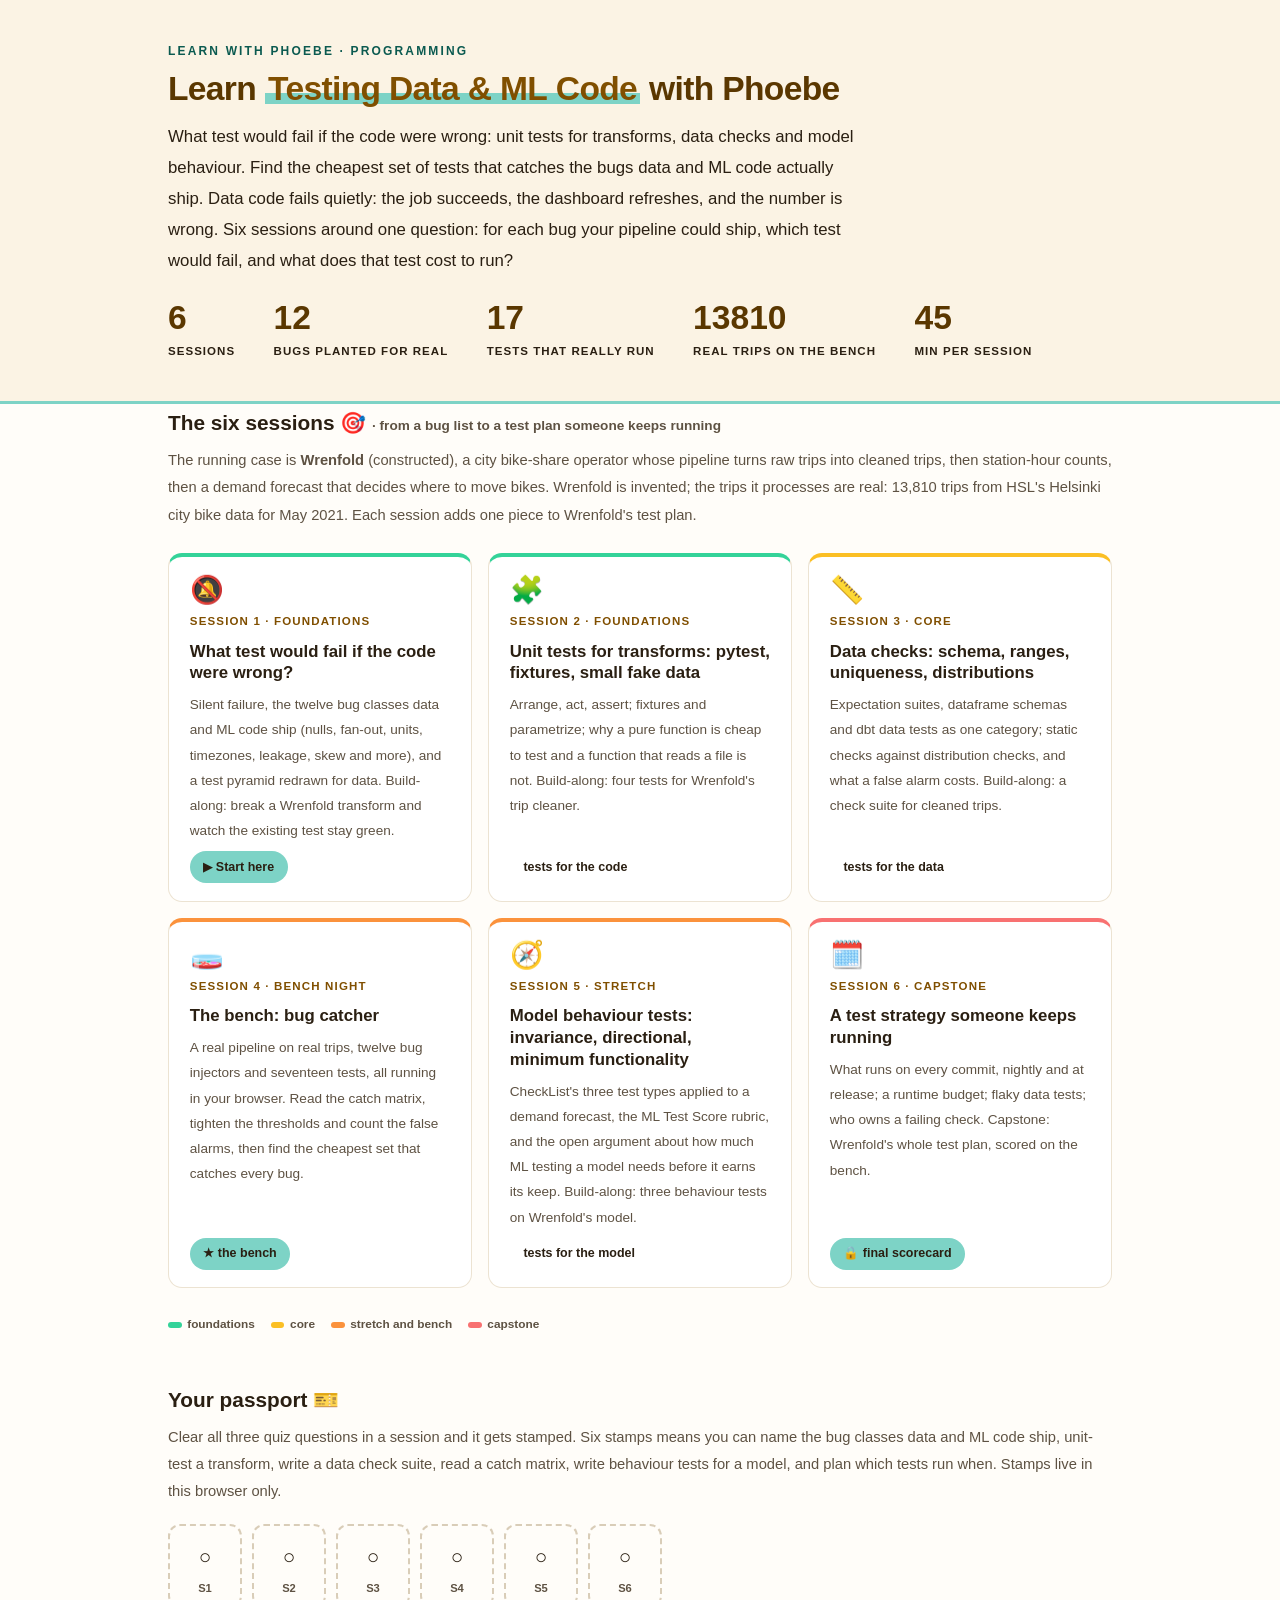
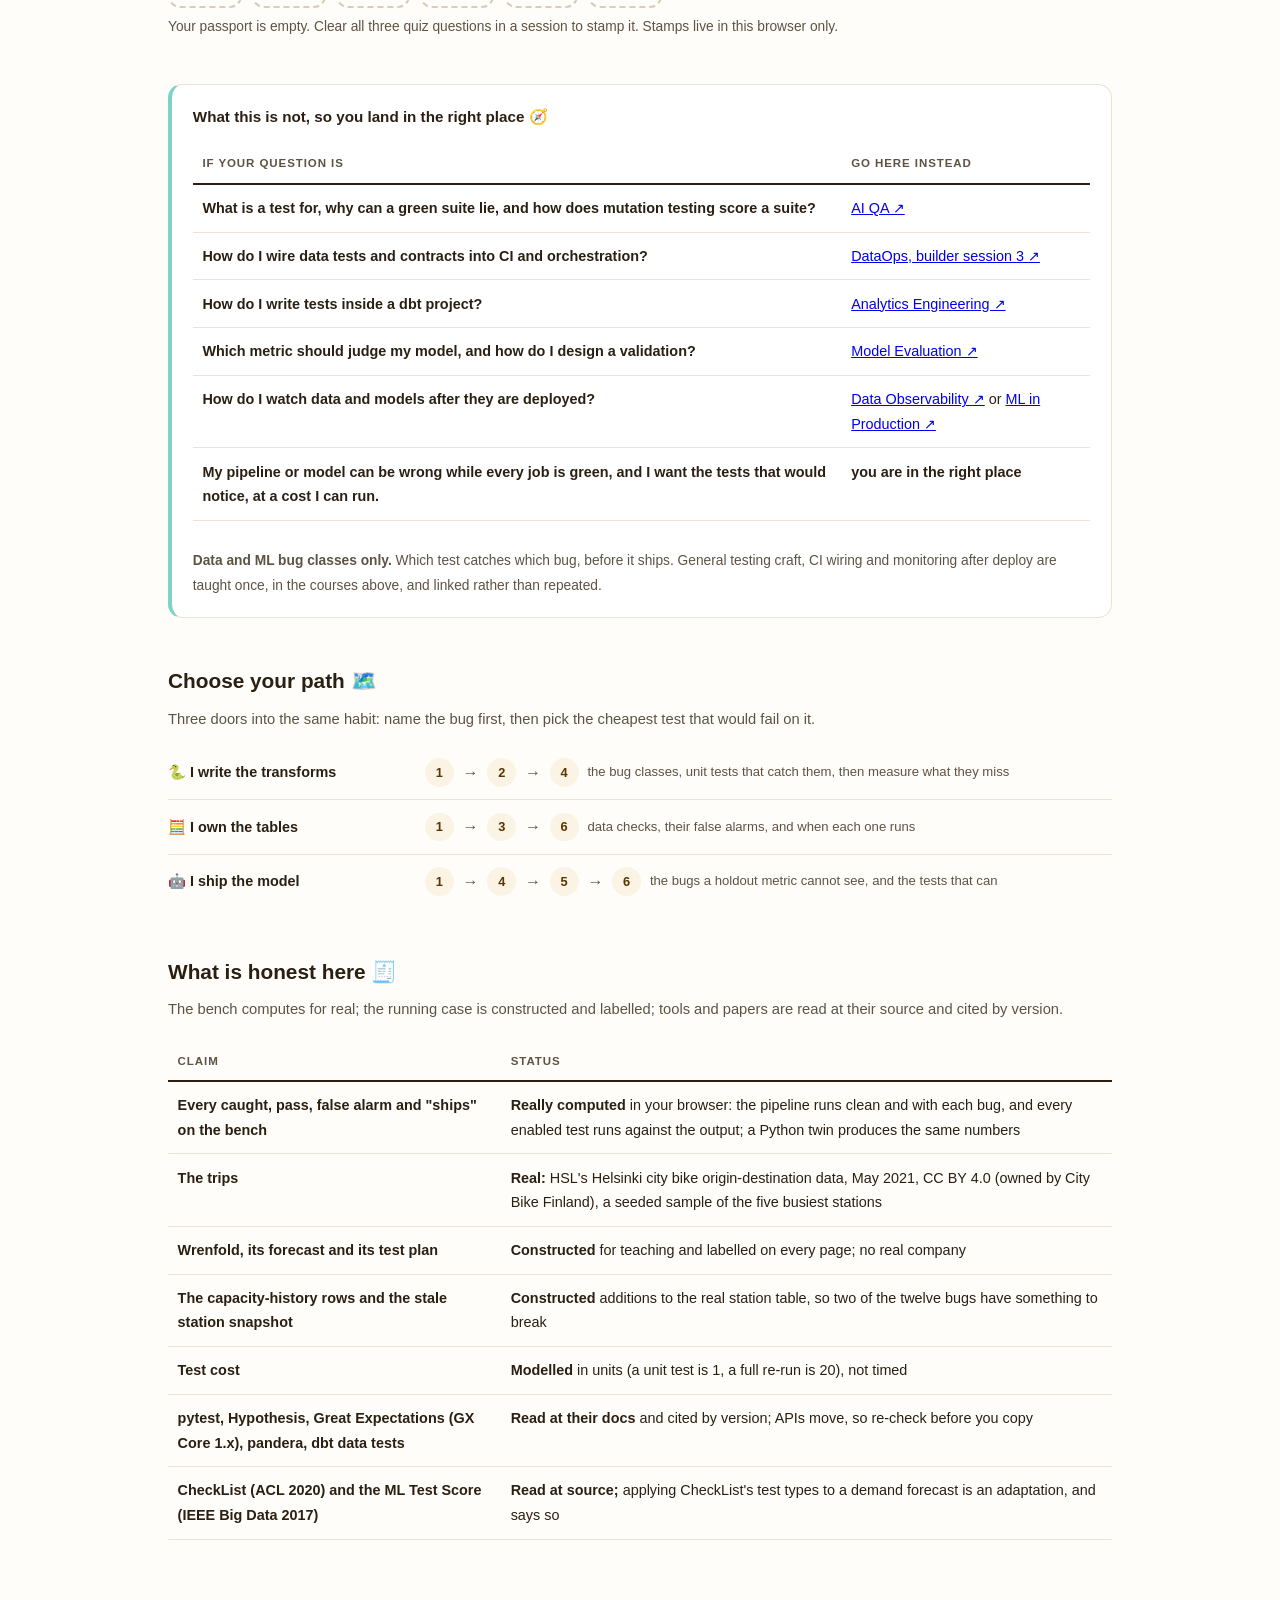
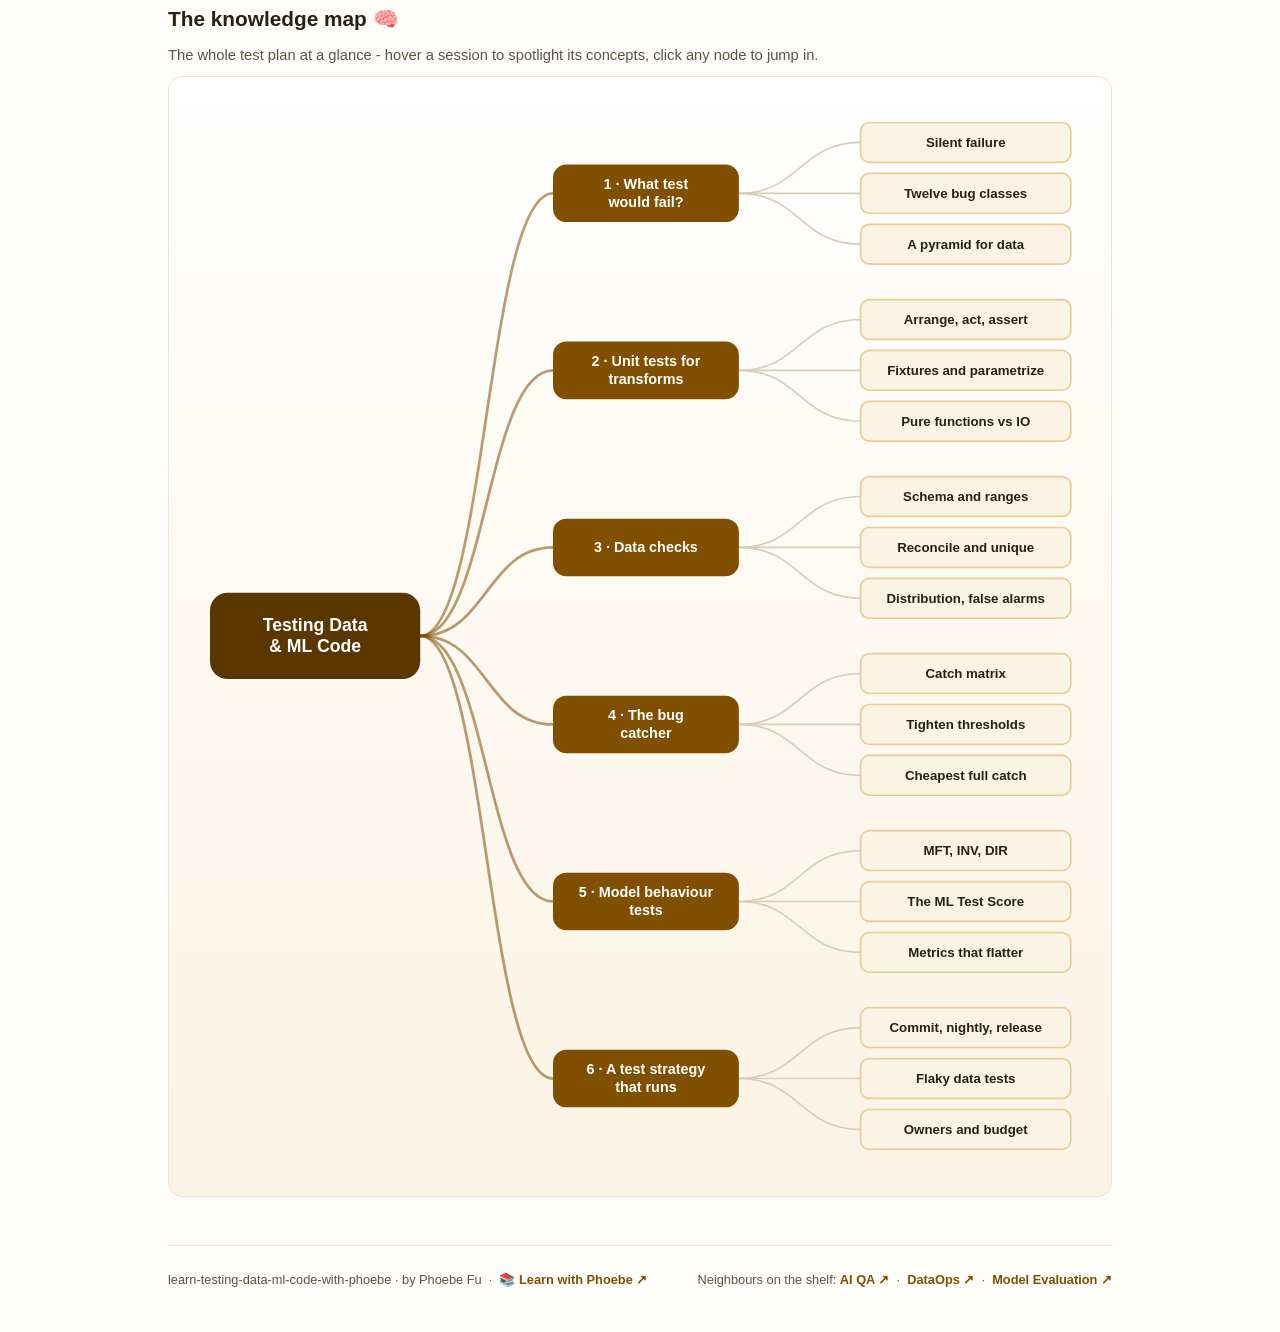
<file: index.html>
<!DOCTYPE html>
<html lang="en">
<head>
<meta charset="UTF-8">
<meta name="viewport" content="width=device-width, initial-scale=1.0">
<!-- social:start -->
<meta name="description" content="Six sessions on testing data and ML code: the bugs data pipelines and models actually ship, unit tests for transforms, data checks, behaviour tests for models, and the cheapest set of tests that catches them, measured on real bike-share trips in your browser. Free, by Phoebe Fu.">
<meta property="og:type" content="website">
<meta property="og:site_name" content="Learn with Phoebe">
<meta property="og:title" content="Learn Testing Data &amp; ML Code with Phoebe">
<meta property="og:description" content="What test would fail if the code were wrong: unit tests for transforms, data checks and model behaviour. Find the cheapest set of tests that catches the bugs data and ML code actually ship.">
<meta property="og:url" content="https://phoebefu6.github.io/learn-testing-data-ml-code-with-phoebe/">
<meta property="og:image" content="https://phoebefu6.github.io/learn-testing-data-ml-code-with-phoebe/assets/og-cover.png">
<meta property="og:image:width" content="1200">
<meta property="og:image:height" content="630">
<meta name="twitter:card" content="summary_large_image">
<meta name="twitter:title" content="Learn Testing Data &amp; ML Code with Phoebe">
<meta name="twitter:description" content="Twelve real bugs planted in a real pipeline, seventeen tests that really run, and the cheapest set that catches them all, in your browser.">
<meta name="twitter:image" content="https://phoebefu6.github.io/learn-testing-data-ml-code-with-phoebe/assets/og-cover.png">
<!-- social:end -->
<title>Learn Testing Data &amp; ML Code with Phoebe</title>
<link rel="stylesheet" href="assets/style.css?v=1">
<style>

  .stats-row { display: flex; gap: 2.4rem; margin-top: 1.5rem; flex-wrap: wrap; }
  .stat b { display: block; font-size: 2.1rem; font-weight: 800; line-height: 1.05; font-variant-numeric: tabular-nums; }
  .stat span { font-size: .72rem; opacity: 1; text-transform: uppercase; letter-spacing: .09em; font-weight: 600; }

  .course-grid { display: grid; grid-template-columns: repeat(auto-fit, minmax(17rem, 1fr)); gap: 1rem; margin-top: 1.5rem; }
  .course-card {
    border: 1px solid var(--hairline);
    border-top: 4px solid var(--diff, var(--indigo));
    border-radius: var(--radius);
    padding: 1.2rem 1.3rem 1.1rem;
    display: flex;
    flex-direction: column;
    gap: .5rem;
    text-decoration: none;
    color: var(--ink);
    background: #fff;
    transition: box-shadow .15s ease, border-color .15s ease, transform .15s ease;
    position: relative;
  }
  .course-card:hover { border-color: var(--indigo-soft); border-top-color: var(--diff, var(--indigo)); box-shadow: 0 8px 28px rgba(var(--shadow-rgb),.16); transform: translateY(-3px); }
  .course-card .cicon { font-size: 1.7rem; line-height: 1; }
  .course-card .cnum { font-size: .72rem; font-weight: 700; color: var(--indigo); text-transform: uppercase; letter-spacing: .1em; }
  .course-card h3 { font-size: 1.05rem; font-weight: 800; line-height: 1.3; }
  .course-card p { font-size: .85rem; color: var(--muted); flex: 1; }
  .course-card .meta { display: flex; gap: .4rem; flex-wrap: wrap; }

  .diff-legend { display: flex; gap: 1rem; margin-top: 1.6rem; font-size: .74rem; color: var(--muted); font-weight: 600; flex-wrap: wrap; }
  .diff-legend i { display: inline-block; width: .85rem; height: .35rem; border-radius: 999px; margin-right: .35rem; vertical-align: middle; }

  .paths { margin-top: 2.6rem; }
  .paths h2 { font-size: 1.3rem; font-weight: 800; margin-bottom: .3rem; }
  .paths .plede { color: var(--muted); font-size: .92rem; margin-bottom: .8rem; }
  .path { display: flex; gap: .55rem; align-items: center; padding: .75rem 0; border-bottom: .5px solid var(--hairline); flex-wrap: wrap; }
  .path:last-child { border-bottom: none; }
  .path b { min-width: 15.5rem; font-size: .9rem; }
  .path .pstep { background: var(--indigo-50); color: var(--indigo-deep); border-radius: 999px; padding: .16rem .68rem; font-weight: 700; font-size: .8rem; text-decoration: none; transition: all .12s ease; }
  .path .pstep:hover { background: var(--indigo); color: #fff; }
  .path .parr { color: var(--muted); font-weight: 700; }

  .mm-section { margin-top: 1.6rem; }
  .mm-section h2 { font-size: 1.3rem; font-weight: 800; margin-bottom: .2rem; }
  .mm-section .mm-lede { color: var(--muted); font-size: .92rem; margin-bottom: .4rem; }
  .mm-wrap { border: 1px solid var(--hairline); border-radius: var(--radius); background: linear-gradient(180deg,#fff,var(--indigo-50)); padding: .6rem; overflow-x: auto; }
  .mm-svg { width: 100%; height: auto; display: block; max-width: 60rem; margin: 0 auto; min-width: 34rem; }
  .mm-link { cursor: pointer; text-decoration: none; }
  .mm-node rect { transition: opacity .15s ease, filter .15s ease; }
  .mm-node text { pointer-events: none; }
  .mm-link:hover .mm-node rect { filter: brightness(1.06); }
  .mm-edge { transition: opacity .15s ease; }

  .not-this { border: 1px solid var(--hairline); border-left: 4px solid var(--amber); border-radius: var(--radius); background: #fff; padding: 1.1rem 1.3rem; margin-top: 1.2rem; }
  .not-this h3 { font-size: .95rem; font-weight: 800; margin-bottom: .5rem; }
</style>
</head>
<body>

<header class="masthead">
  <div class="wrap">
    <div class="eyebrow">Learn with Phoebe · Programming</div>
    <h1>Learn <span class="accent">Testing Data &amp; ML Code</span> with Phoebe</h1>
    <p class="sub">What test would fail if the code were wrong: unit tests for transforms, data checks and model behaviour. Find the cheapest set of tests that catches the bugs data and ML code actually ship. Data code fails quietly: the job succeeds, the dashboard refreshes, and the number is wrong. Six sessions around one question: for each bug your pipeline could ship, which test would fail, and what does that test cost to run?</p>
    <div class="stats-row">
      <div class="stat"><b data-count="6">6</b><span>sessions</span></div>
      <div class="stat"><b data-count="12">12</b><span>bugs planted for real</span></div>
      <div class="stat"><b data-count="17">17</b><span>tests that really run</span></div>
      <div class="stat"><b data-count="13810">13810</b><span>real trips on the bench</span></div>
      <div class="stat"><b data-count="45">45</b><span>min per session</span></div>
    </div>
  </div>
</header>

<main class="wrap">

  <section class="section">
    <div class="paths" style="margin-top:0">
      <h2>The six sessions 🎯 <span style="font-size:.85rem;font-weight:600;color:var(--muted)">· from a bug list to a test plan someone keeps running</span></h2>
      <p class="plede">The running case is <strong>Wrenfold</strong> (constructed), a city bike-share operator whose pipeline turns raw trips into cleaned trips, then station-hour counts, then a demand forecast that decides where to move bikes. Wrenfold is invented; the trips it processes are real: 13,810 trips from HSL's Helsinki city bike data for May 2021. Each session adds one piece to Wrenfold's test plan.</p>
    </div>

    <div class="course-grid">
      <a class="course-card" href="courses/01-what-test-would-fail.html" style="--diff:#34D399">
        <span class="cicon">🔕</span>
        <span class="cnum">Session 1 · foundations</span>
        <h3>What test would fail if the code were wrong?</h3>
        <p>Silent failure, the twelve bug classes data and ML code ship (nulls, fan-out, units, timezones, leakage, skew and more), and a test pyramid redrawn for data. Build-along: break a Wrenfold transform and watch the existing test stay green.</p>
        <span class="meta"><span class="pill amber">▶ Start here</span></span>
      </a>
      <a class="course-card" href="courses/02-unit-tests-for-transforms.html" style="--diff:#34D399">
        <span class="cicon">🧩</span>
        <span class="cnum">Session 2 · foundations</span>
        <h3>Unit tests for transforms: pytest, fixtures, small fake data</h3>
        <p>Arrange, act, assert; fixtures and parametrize; why a pure function is cheap to test and a function that reads a file is not. Build-along: four tests for Wrenfold's trip cleaner.</p>
        <span class="meta"><span class="pill">tests for the code</span></span>
      </a>
      <a class="course-card" href="courses/03-data-checks.html" style="--diff:#FBBF24">
        <span class="cicon">📏</span>
        <span class="cnum">Session 3 · core</span>
        <h3>Data checks: schema, ranges, uniqueness, distributions</h3>
        <p>Expectation suites, dataframe schemas and dbt data tests as one category; static checks against distribution checks, and what a false alarm costs. Build-along: a check suite for cleaned trips.</p>
        <span class="meta"><span class="pill">tests for the data</span></span>
      </a>
      <a class="course-card" href="courses/04-the-bug-catcher.html" style="--diff:#FB923C">
        <span class="cicon">🧫</span>
        <span class="cnum">Session 4 · bench night</span>
        <h3>The bench: bug catcher</h3>
        <p>A real pipeline on real trips, twelve bug injectors and seventeen tests, all running in your browser. Read the catch matrix, tighten the thresholds and count the false alarms, then find the cheapest set that catches every bug.</p>
        <span class="meta"><span class="pill amber">★ the bench</span></span>
      </a>
      <a class="course-card" href="courses/05-model-behaviour-tests.html" style="--diff:#FB923C">
        <span class="cicon">🧭</span>
        <span class="cnum">Session 5 · stretch</span>
        <h3>Model behaviour tests: invariance, directional, minimum functionality</h3>
        <p>CheckList's three test types applied to a demand forecast, the ML Test Score rubric, and the open argument about how much ML testing a model needs before it earns its keep. Build-along: three behaviour tests on Wrenfold's model.</p>
        <span class="meta"><span class="pill">tests for the model</span></span>
      </a>
      <a class="course-card" href="courses/06-a-test-strategy-that-runs.html" style="--diff:#F87171">
        <span class="cicon">🗓️</span>
        <span class="cnum">Session 6 · capstone</span>
        <h3>A test strategy someone keeps running</h3>
        <p>What runs on every commit, nightly and at release; a runtime budget; flaky data tests; who owns a failing check. Capstone: Wrenfold's whole test plan, scored on the bench.</p>
        <span class="meta"><span class="pill amber">🔒 final scorecard</span></span>
      </a>
    </div>

    <div class="diff-legend">
      <span><i style="background:#34D399"></i>foundations</span>
      <span><i style="background:#FBBF24"></i>core</span>
      <span><i style="background:#FB923C"></i>stretch and bench</span>
      <span><i style="background:#F87171"></i>capstone</span>
    </div>
  </section>

  <section class="section">
    <div class="paths" style="margin-top:0">
      <h2>Your passport 🎫</h2>
      <p class="plede">Clear all three quiz questions in a session and it gets stamped. Six stamps means you can name the bug classes data and ML code ship, unit-test a transform, write a data check suite, read a catch matrix, write behaviour tests for a model, and plan which tests run when. Stamps live in this browser only.</p>
    </div>
    <div class="pp-strip"></div>
  </section>

  <section class="section">
    <div class="not-this">
      <h3>What this is not, so you land in the right place 🧭</h3>
      <table class="clean">
        <tr><th>If your question is</th><th>Go here instead</th></tr>
        <tr><td>What is a test for, why can a green suite lie, and how does mutation testing score a suite?</td><td><a href="https://phoebefu6.github.io/learn-ai-qa-with-phoebe/">AI QA ↗</a></td></tr>
        <tr><td>How do I wire data tests and contracts into CI and orchestration?</td><td><a href="https://phoebefu6.github.io/learn-dataops-with-phoebe/courses/b3-data-testing-contracts.html">DataOps, builder session 3 ↗</a></td></tr>
        <tr><td>How do I write tests inside a dbt project?</td><td><a href="https://phoebefu6.github.io/learn-analytics-engineering-with-phoebe/">Analytics Engineering ↗</a></td></tr>
        <tr><td>Which metric should judge my model, and how do I design a validation?</td><td><a href="https://phoebefu6.github.io/learn-model-evaluation-with-phoebe/">Model Evaluation ↗</a></td></tr>
        <tr><td>How do I watch data and models after they are deployed?</td><td><a href="https://phoebefu6.github.io/learn-data-observability-with-phoebe/">Data Observability ↗</a> or <a href="https://phoebefu6.github.io/learn-ml-production-with-phoebe/">ML in Production ↗</a></td></tr>
        <tr><td><strong>My pipeline or model can be wrong while every job is green, and I want the tests that would notice, at a cost I can run.</strong></td><td><strong>you are in the right place</strong></td></tr>
      </table>
      <p style="margin-top:.7rem;font-size:.86rem;color:var(--muted)"><strong>Data and ML bug classes only.</strong> Which test catches which bug, before it ships. General testing craft, CI wiring and monitoring after deploy are taught once, in the courses above, and linked rather than repeated.</p>
    </div>
  </section>

  <section class="section">
    <div class="paths">
      <h2>Choose your path 🗺️</h2>
      <p class="plede">Three doors into the same habit: name the bug first, then pick the cheapest test that would fail on it.</p>
      <div class="path"><b>🐍 I write the transforms</b>
        <a class="pstep" href="courses/01-what-test-would-fail.html">1</a><span class="parr">→</span>
        <a class="pstep" href="courses/02-unit-tests-for-transforms.html">2</a><span class="parr">→</span>
        <a class="pstep" href="courses/04-the-bug-catcher.html">4</a>
        <span style="font-size:.82rem;color:var(--muted)">the bug classes, unit tests that catch them, then measure what they miss</span>
      </div>
      <div class="path"><b>🧮 I own the tables</b>
        <a class="pstep" href="courses/01-what-test-would-fail.html">1</a><span class="parr">→</span>
        <a class="pstep" href="courses/03-data-checks.html">3</a><span class="parr">→</span>
        <a class="pstep" href="courses/06-a-test-strategy-that-runs.html">6</a>
        <span style="font-size:.82rem;color:var(--muted)">data checks, their false alarms, and when each one runs</span>
      </div>
      <div class="path"><b>🤖 I ship the model</b>
        <a class="pstep" href="courses/01-what-test-would-fail.html">1</a><span class="parr">→</span>
        <a class="pstep" href="courses/04-the-bug-catcher.html">4</a><span class="parr">→</span>
        <a class="pstep" href="courses/05-model-behaviour-tests.html">5</a><span class="parr">→</span>
        <a class="pstep" href="courses/06-a-test-strategy-that-runs.html">6</a>
        <span style="font-size:.82rem;color:var(--muted)">the bugs a holdout metric cannot see, and the tests that can</span>
      </div>
    </div>
  </section>

  <section class="section">
    <div class="paths" style="margin-top:0">
      <h2>What is honest here 🧾</h2>
      <p class="plede">The bench computes for real; the running case is constructed and labelled; tools and papers are read at their source and cited by version.</p>
    </div>
    <table class="clean">
      <tr><th>Claim</th><th>Status</th></tr>
      <tr><td>Every caught, pass, false alarm and "ships" on the bench</td><td><strong>Really computed</strong> in your browser: the pipeline runs clean and with each bug, and every enabled test runs against the output; a Python twin produces the same numbers</td></tr>
      <tr><td>The trips</td><td><strong>Real:</strong> HSL's Helsinki city bike origin-destination data, May 2021, CC BY 4.0 (owned by City Bike Finland), a seeded sample of the five busiest stations</td></tr>
      <tr><td>Wrenfold, its forecast and its test plan</td><td><strong>Constructed</strong> for teaching and labelled on every page; no real company</td></tr>
      <tr><td>The capacity-history rows and the stale station snapshot</td><td><strong>Constructed</strong> additions to the real station table, so two of the twelve bugs have something to break</td></tr>
      <tr><td>Test cost</td><td><strong>Modelled</strong> in units (a unit test is 1, a full re-run is 20), not timed</td></tr>
      <tr><td>pytest, Hypothesis, Great Expectations (GX Core 1.x), pandera, dbt data tests</td><td><strong>Read at their docs</strong> and cited by version; APIs move, so re-check before you copy</td></tr>
      <tr><td>CheckList (ACL 2020) and the ML Test Score (IEEE Big Data 2017)</td><td><strong>Read at source;</strong> applying CheckList's test types to a demand forecast is an adaptation, and says so</td></tr>
    </table>
  </section>

  <section class="section mm-section">
    <h2>The knowledge map 🧠</h2>
    <p class="mm-lede">The whole test plan at a glance - hover a session to spotlight its concepts, click any node to jump in.</p>
    <div class="mm-wrap"><div id="mindmap"></div></div>
  </section>

  <footer class="pagefoot">
    <span>learn-testing-data-ml-code-with-phoebe · by Phoebe Fu &nbsp;·&nbsp; 📚 <a href="https://phoebefu6.github.io/learn-with-phoebe/">Learn with Phoebe ↗</a></span>
    <span>Neighbours on the shelf: <a href="https://phoebefu6.github.io/learn-ai-qa-with-phoebe/">AI QA ↗</a> &nbsp;·&nbsp; <a href="https://phoebefu6.github.io/learn-dataops-with-phoebe/">DataOps ↗</a> &nbsp;·&nbsp; <a href="https://phoebefu6.github.io/learn-model-evaluation-with-phoebe/">Model Evaluation ↗</a></span>
  </footer>

</main>

<script>
window.MINDMAP_DATA = {
 "title": "Testing Data\n& ML Code",
 "centerColor": "#5A3700",
 "sessions": [
  {
   "label": "What test\nwould fail?",
   "href": "courses/01-what-test-would-fail.html",
   "color": "#34D399",
   "concepts": [
    {
     "label": "Silent failure",
     "href": "courses/01-what-test-would-fail.html"
    },
    {
     "label": "Twelve bug classes",
     "href": "courses/01-what-test-would-fail.html"
    },
    {
     "label": "A pyramid for data",
     "href": "courses/01-what-test-would-fail.html"
    }
   ]
  },
  {
   "label": "Unit tests for\ntransforms",
   "href": "courses/02-unit-tests-for-transforms.html",
   "color": "#34D399",
   "concepts": [
    {
     "label": "Arrange, act, assert",
     "href": "courses/02-unit-tests-for-transforms.html"
    },
    {
     "label": "Fixtures and parametrize",
     "href": "courses/02-unit-tests-for-transforms.html"
    },
    {
     "label": "Pure functions vs IO",
     "href": "courses/02-unit-tests-for-transforms.html"
    }
   ]
  },
  {
   "label": "Data checks",
   "href": "courses/03-data-checks.html",
   "color": "#FBBF24",
   "concepts": [
    {
     "label": "Schema and ranges",
     "href": "courses/03-data-checks.html"
    },
    {
     "label": "Reconcile and unique",
     "href": "courses/03-data-checks.html"
    },
    {
     "label": "Distribution, false alarms",
     "href": "courses/03-data-checks.html"
    }
   ]
  },
  {
   "label": "The bug\ncatcher",
   "href": "courses/04-the-bug-catcher.html",
   "color": "#FB923C",
   "concepts": [
    {
     "label": "Catch matrix",
     "href": "courses/04-the-bug-catcher.html"
    },
    {
     "label": "Tighten thresholds",
     "href": "courses/04-the-bug-catcher.html"
    },
    {
     "label": "Cheapest full catch",
     "href": "courses/04-the-bug-catcher.html"
    }
   ]
  },
  {
   "label": "Model behaviour\ntests",
   "href": "courses/05-model-behaviour-tests.html",
   "color": "#FB923C",
   "concepts": [
    {
     "label": "MFT, INV, DIR",
     "href": "courses/05-model-behaviour-tests.html"
    },
    {
     "label": "The ML Test Score",
     "href": "courses/05-model-behaviour-tests.html"
    },
    {
     "label": "Metrics that flatter",
     "href": "courses/05-model-behaviour-tests.html"
    }
   ]
  },
  {
   "label": "A test strategy\nthat runs",
   "href": "courses/06-a-test-strategy-that-runs.html",
   "color": "#F87171",
   "concepts": [
    {
     "label": "Commit, nightly, release",
     "href": "courses/06-a-test-strategy-that-runs.html"
    },
    {
     "label": "Flaky data tests",
     "href": "courses/06-a-test-strategy-that-runs.html"
    },
    {
     "label": "Owners and budget",
     "href": "courses/06-a-test-strategy-that-runs.html"
    }
   ]
  }
 ]
};
</script>
<script src="assets/mindmap.js?v=1"></script>
<script src="assets/app.js?v=1"></script>
</body>
</html>
</file>
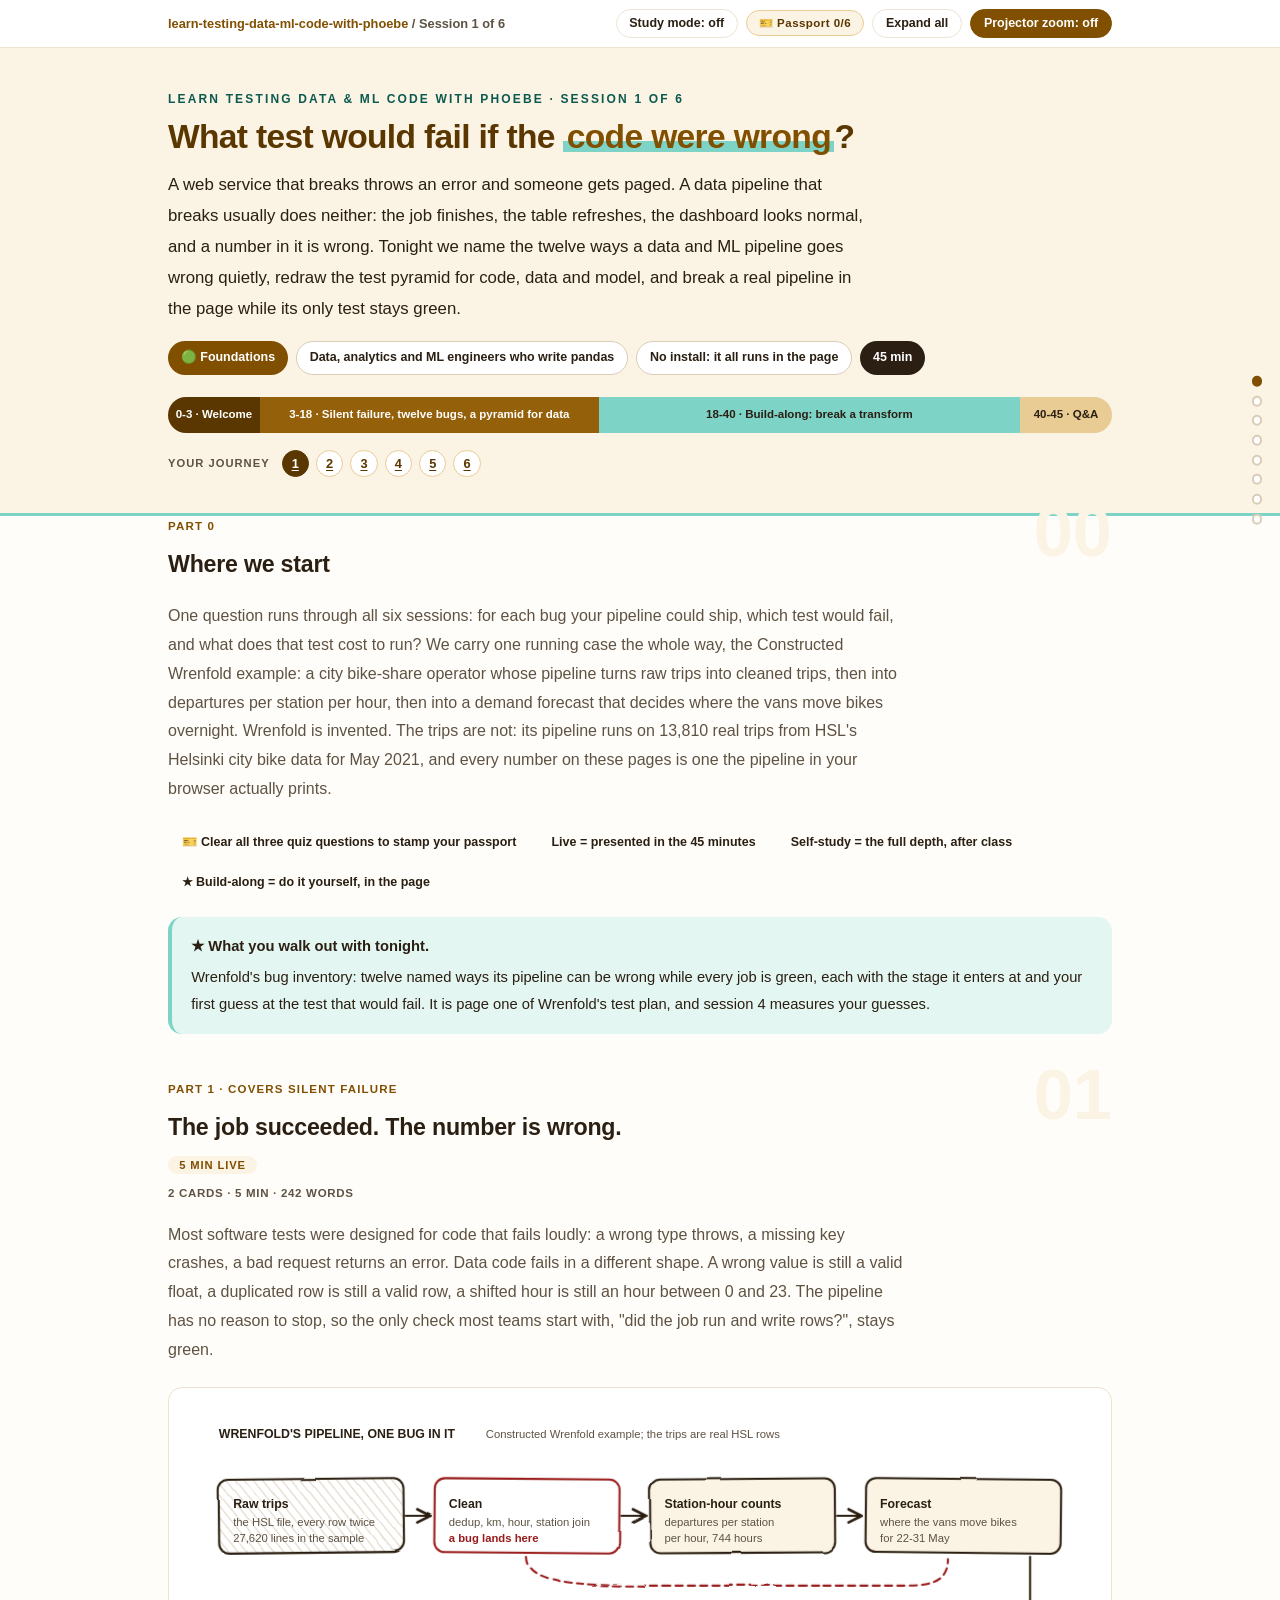
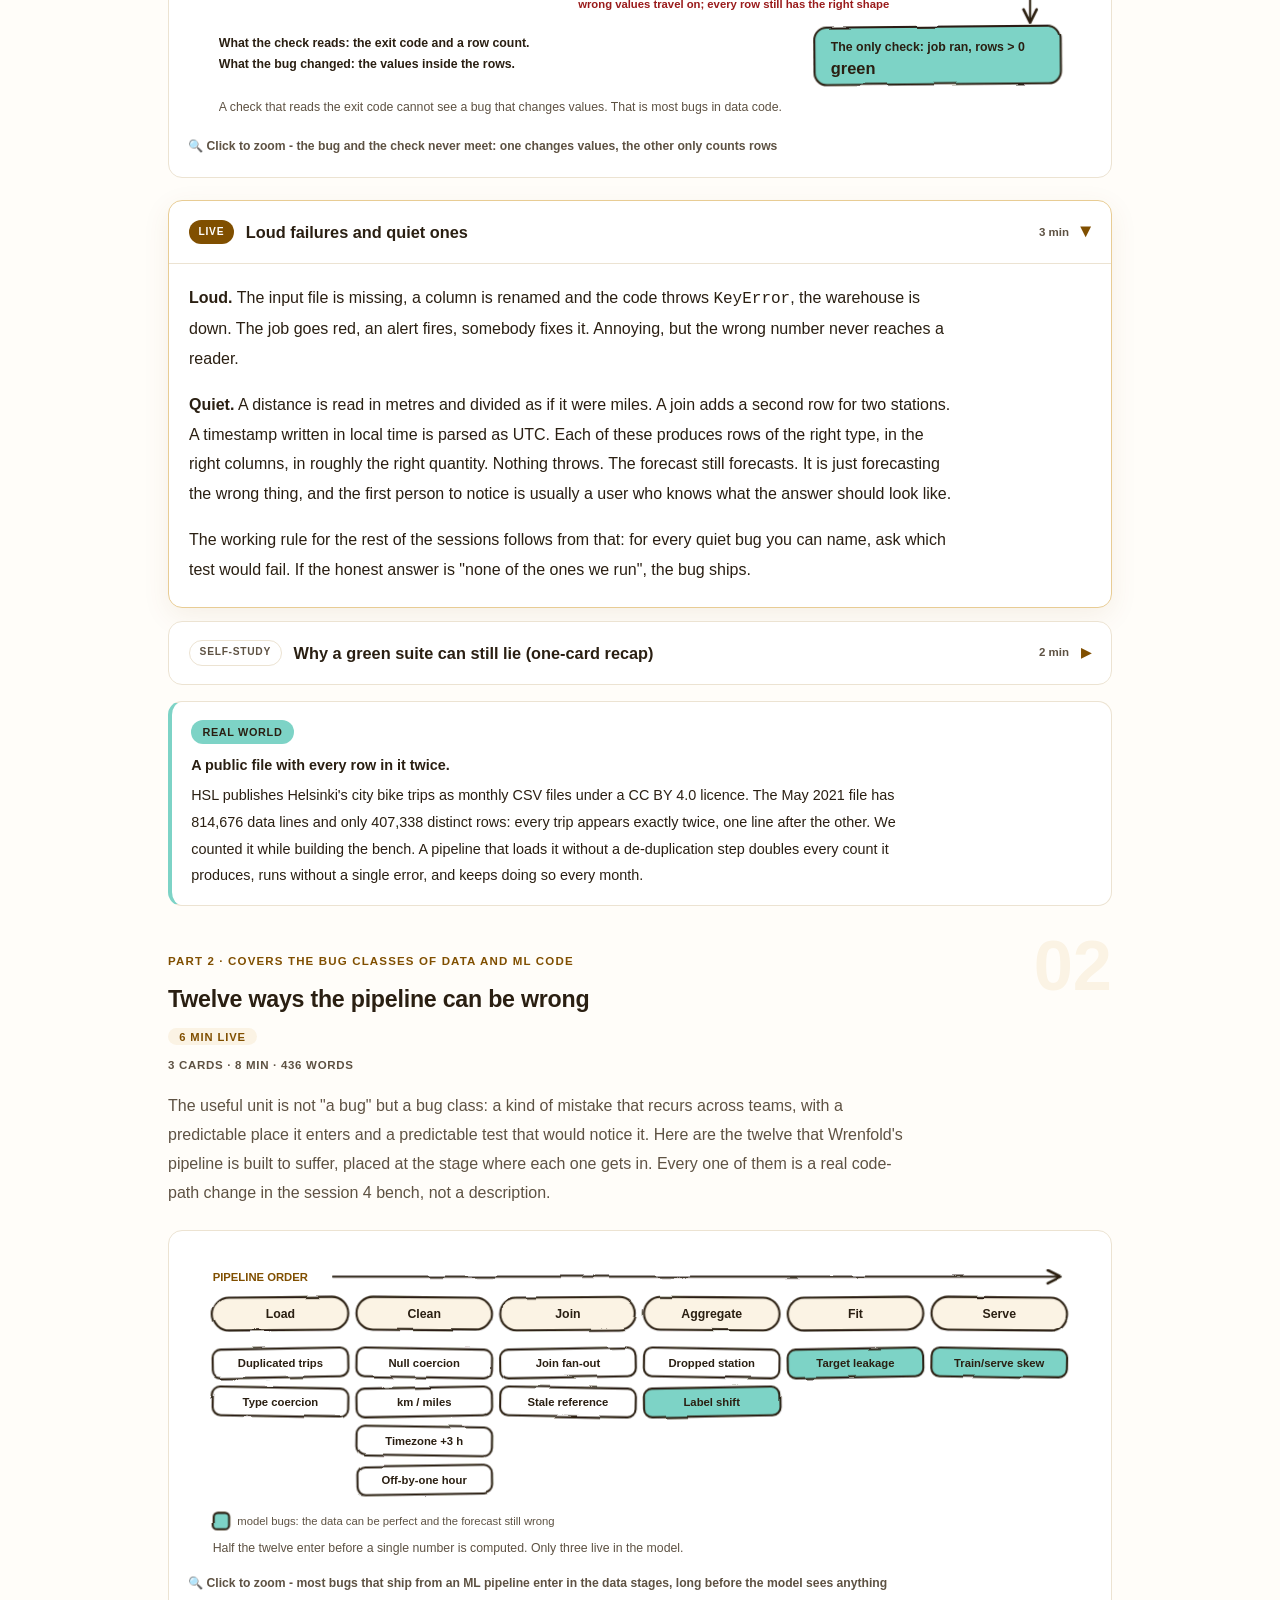
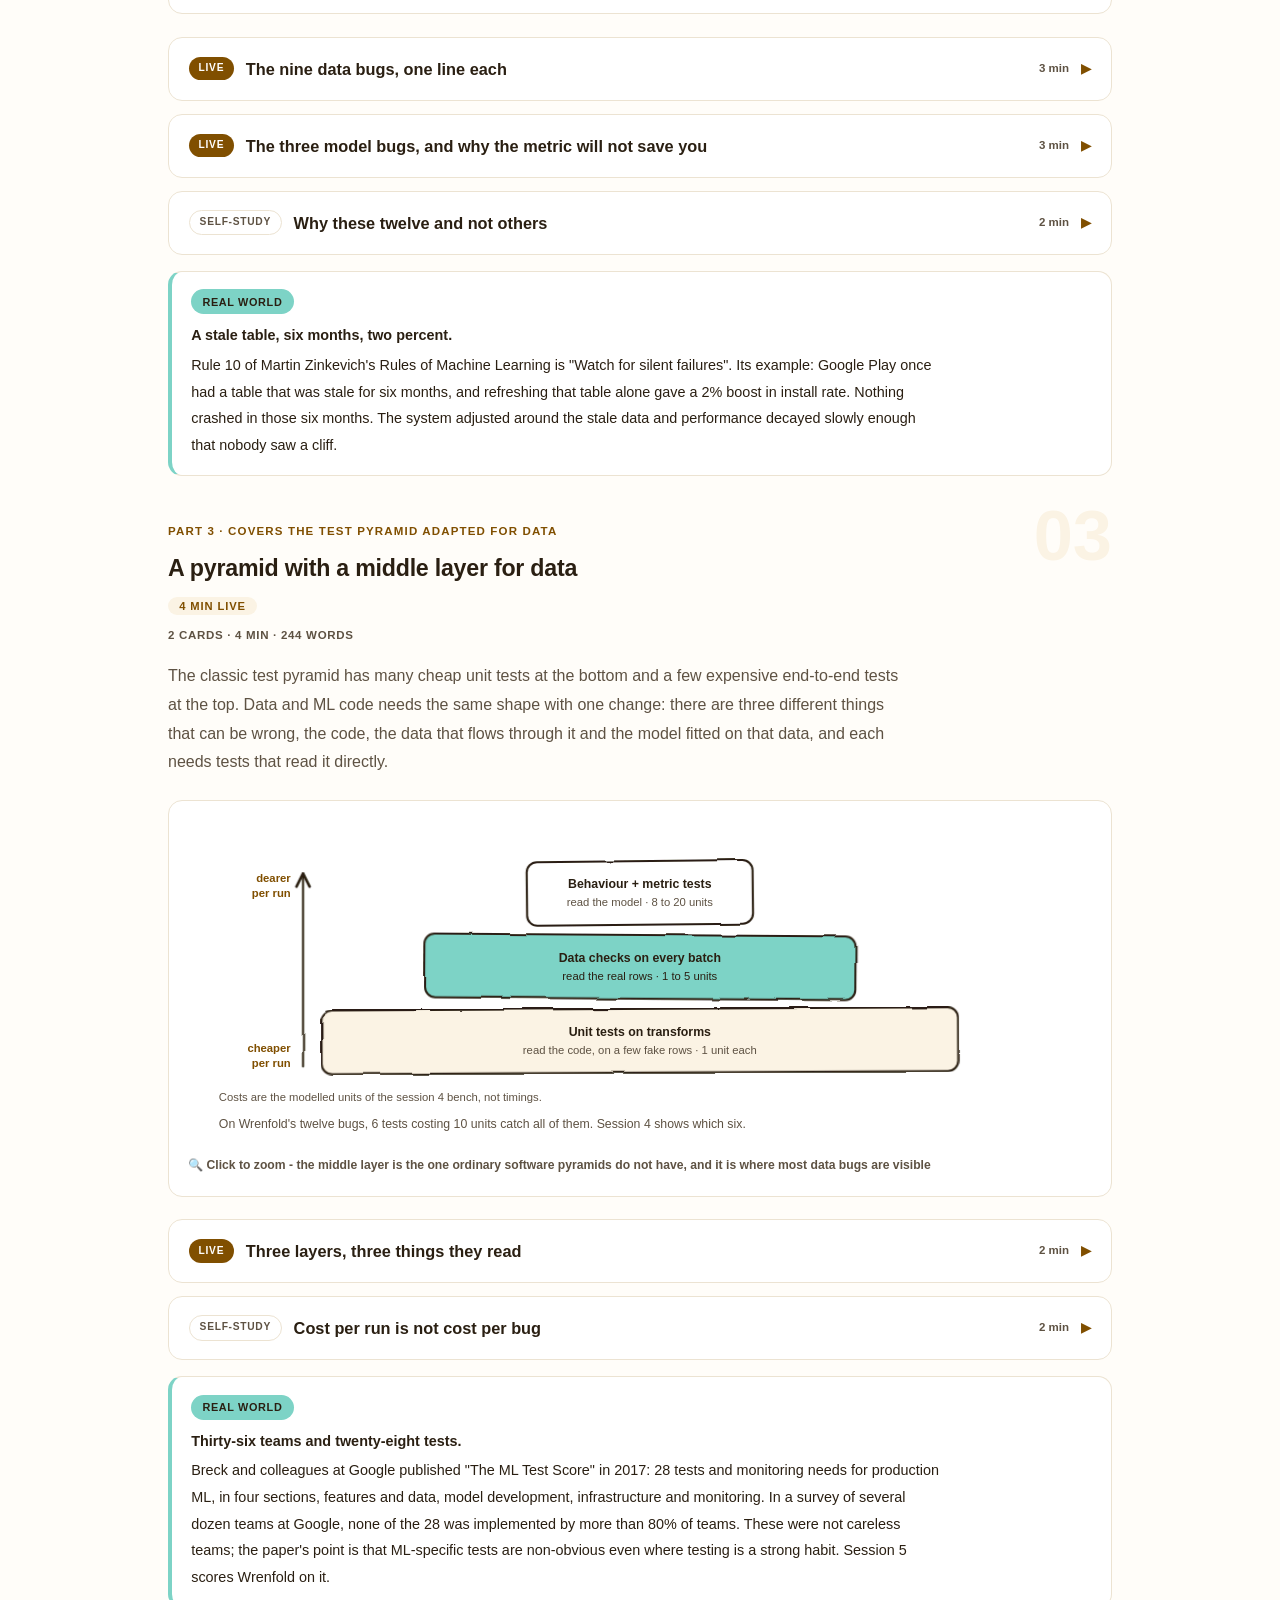
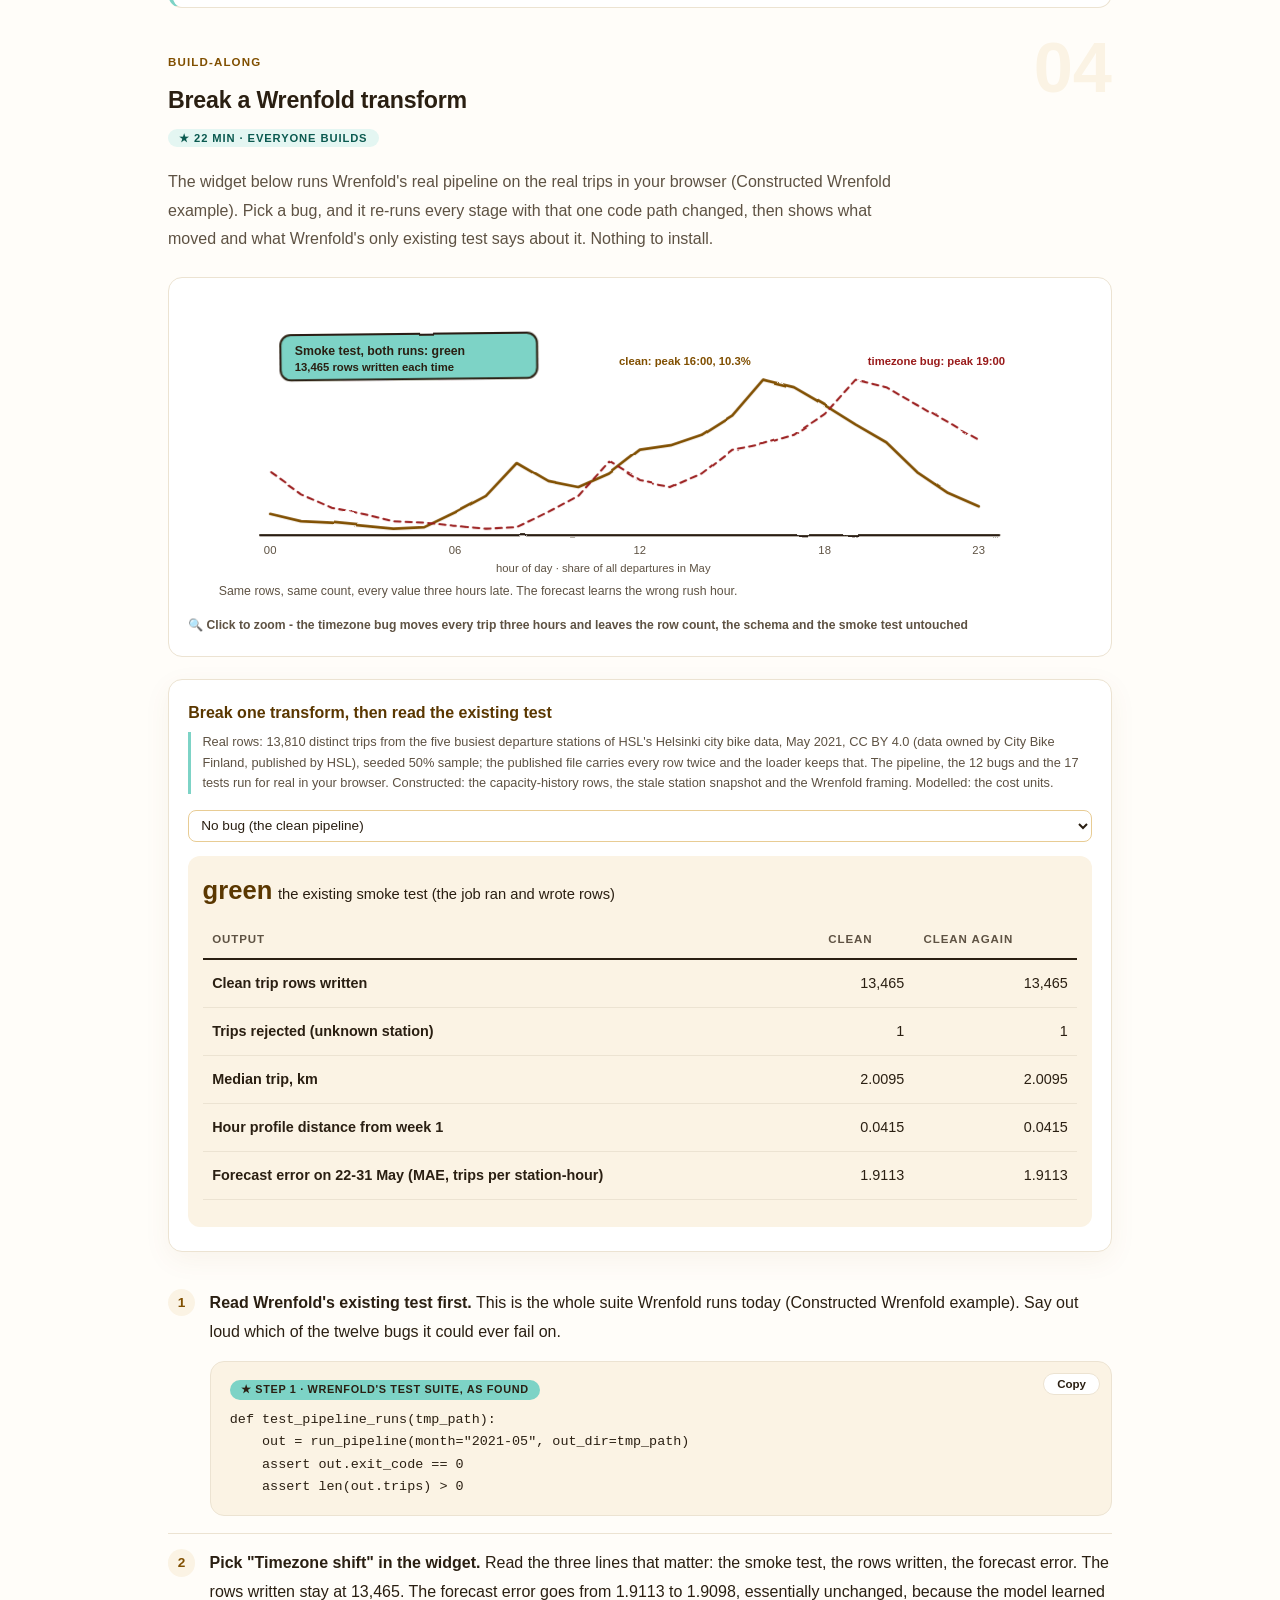
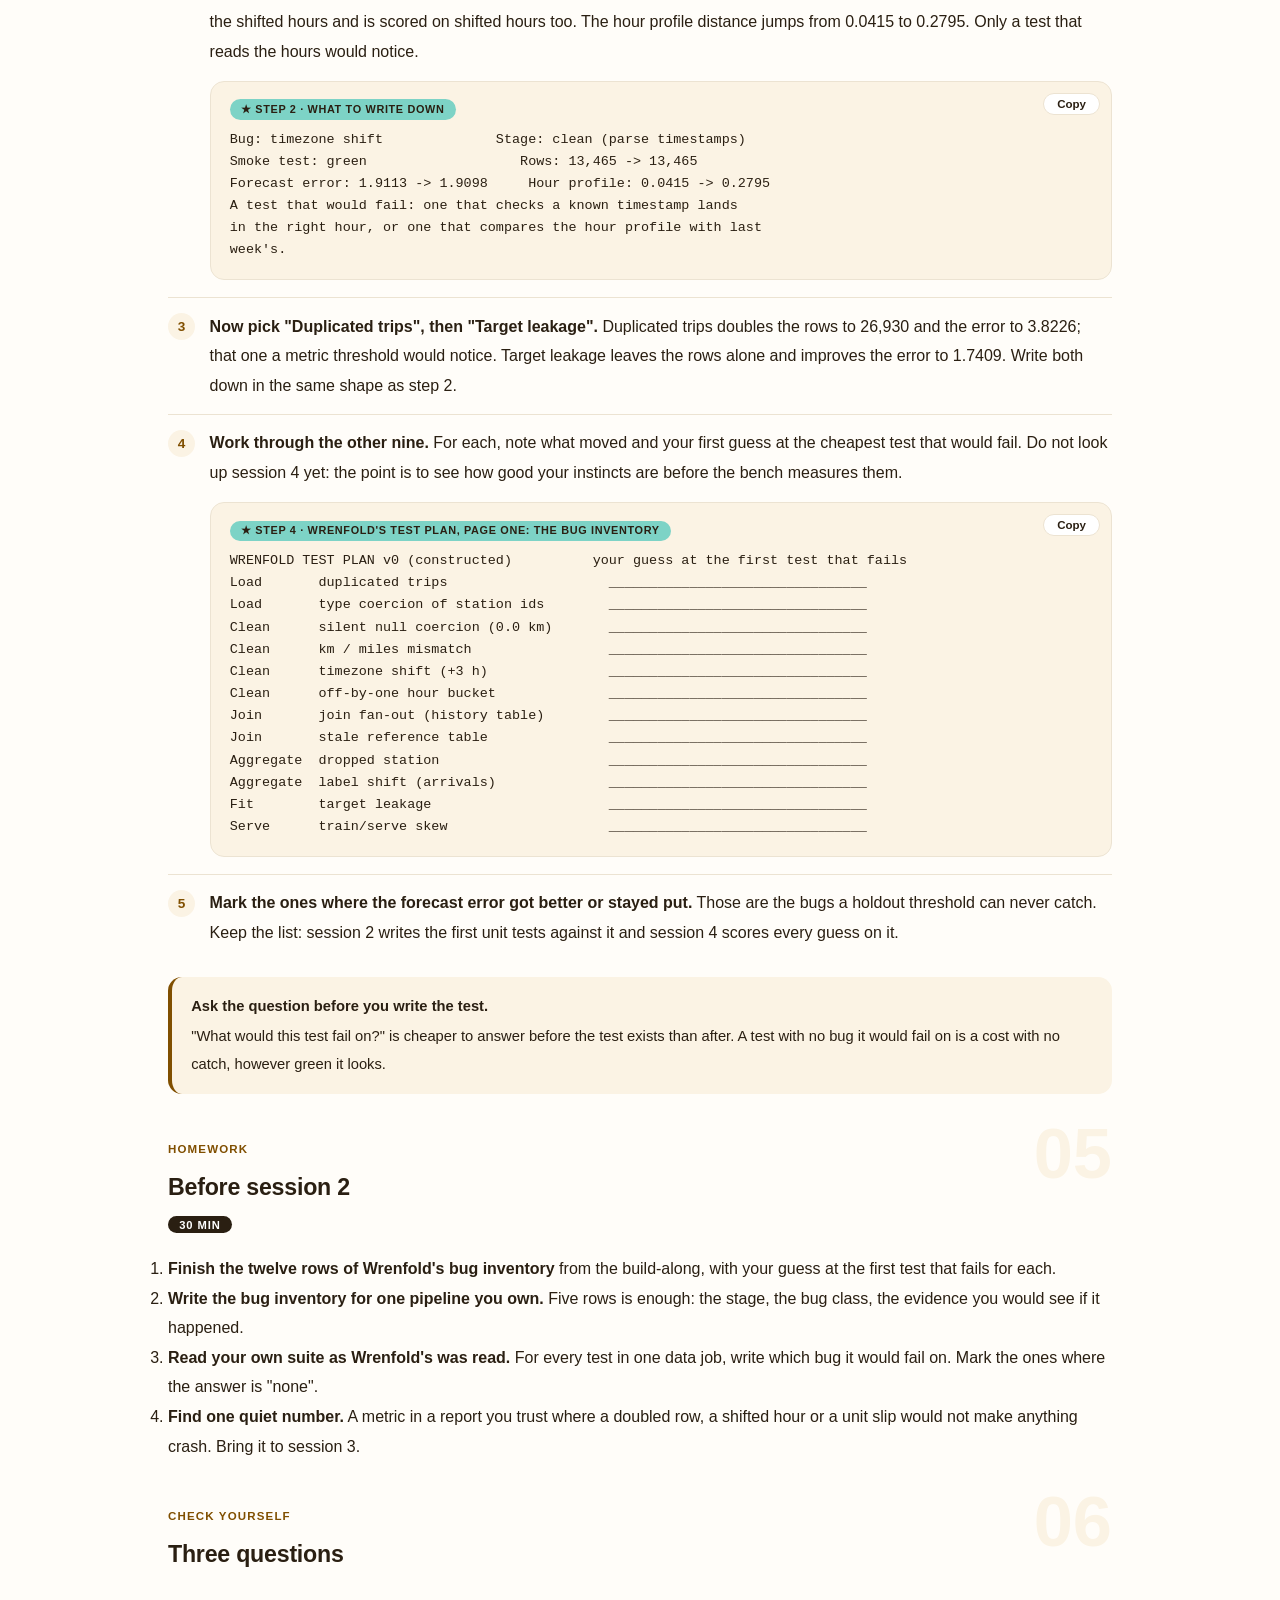
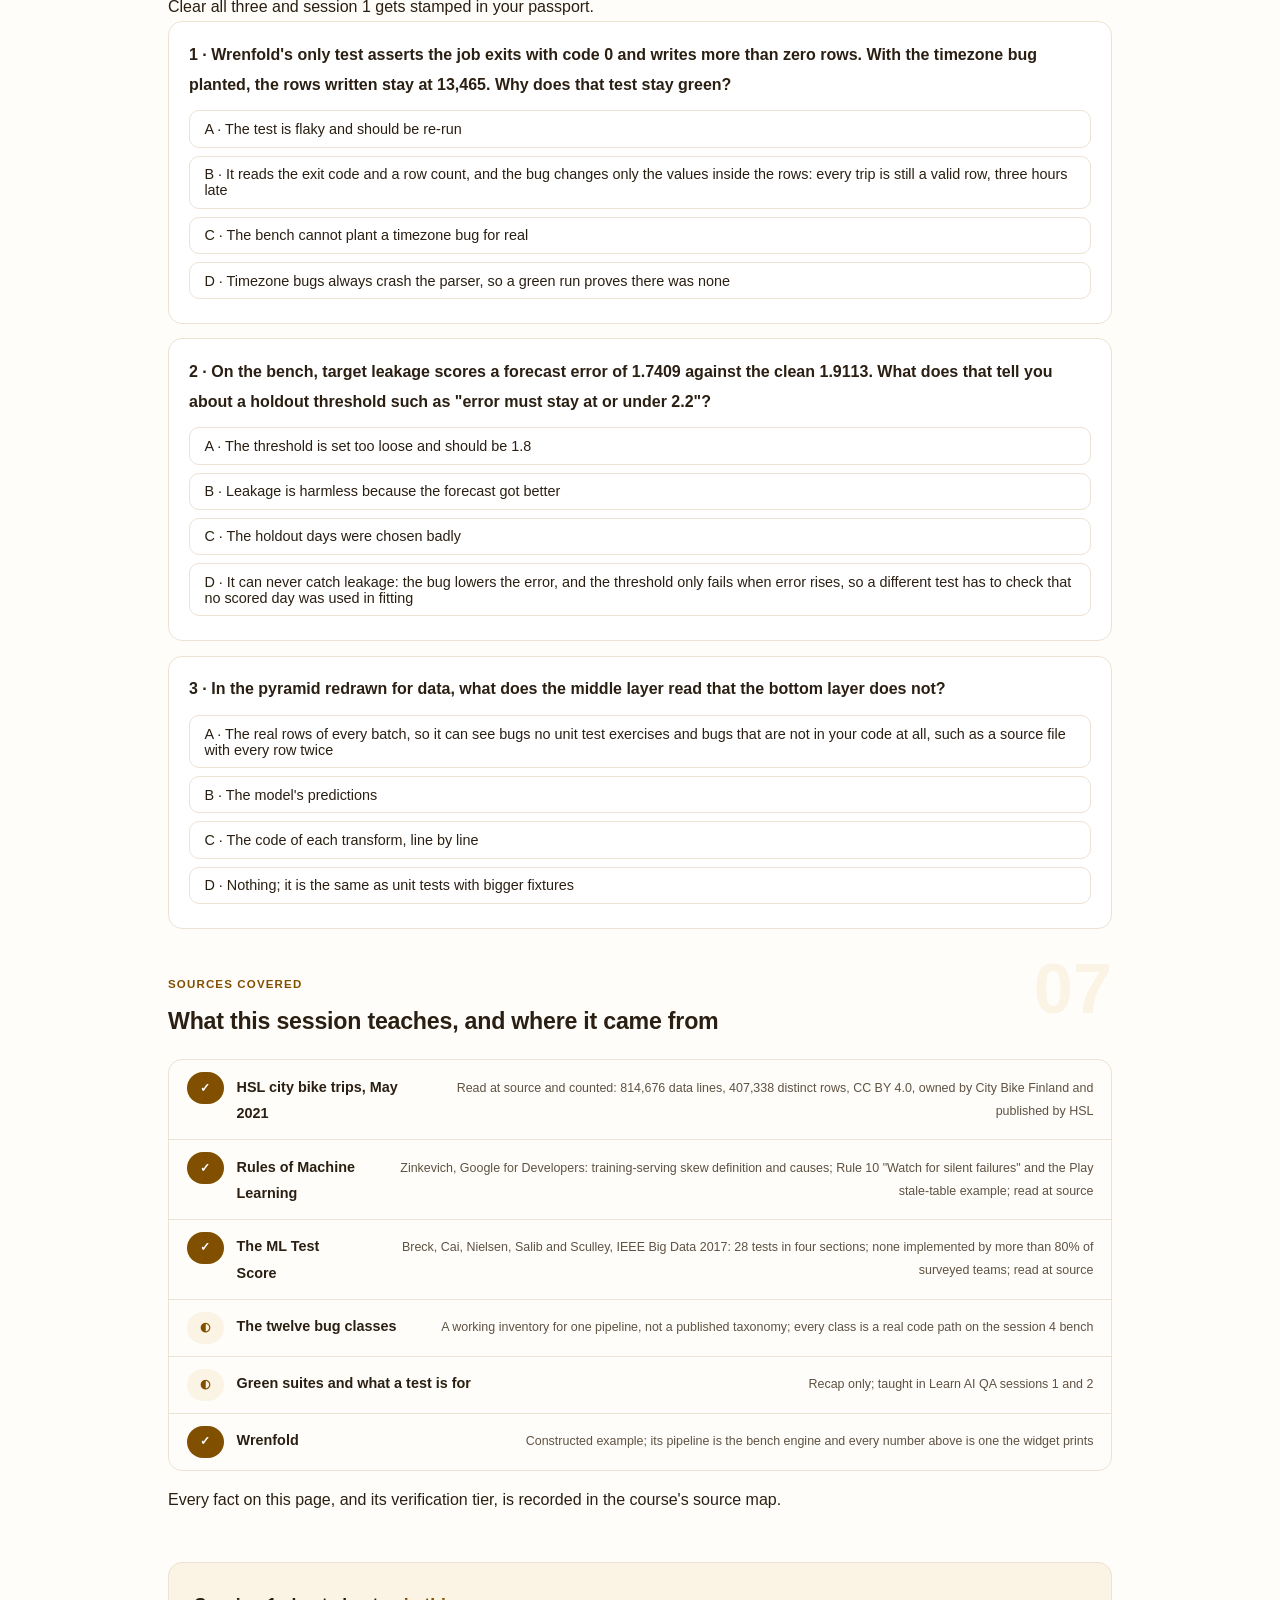
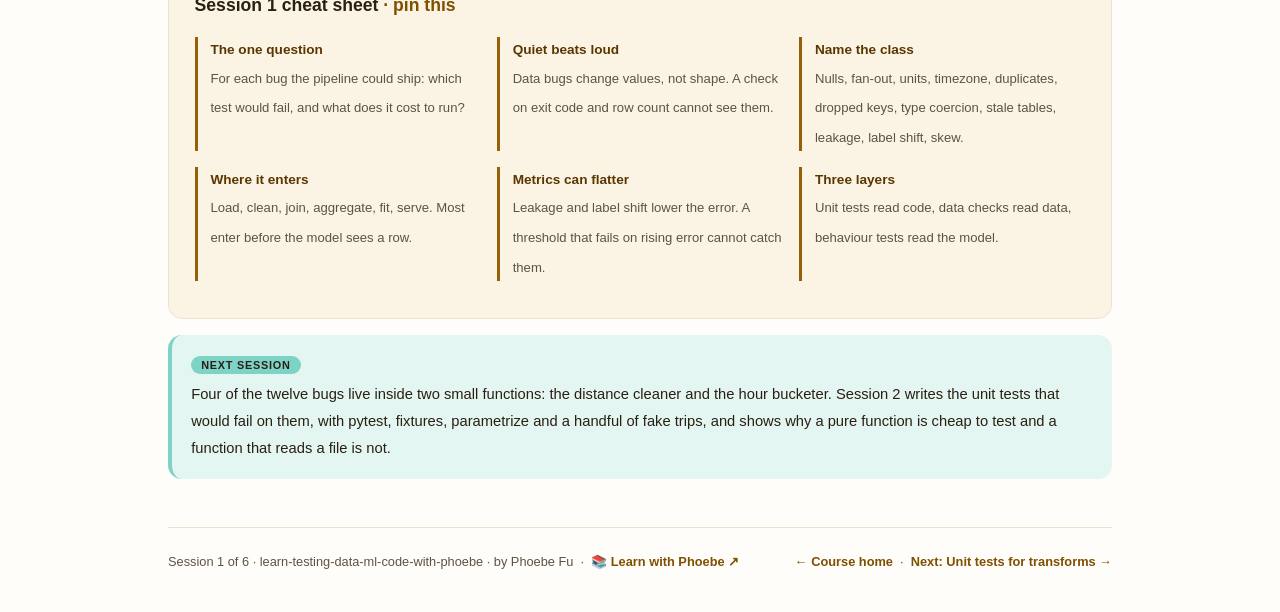
<file: courses/01-what-test-would-fail.html>
<!DOCTYPE html>
<html lang="en">
<head>
<meta charset="UTF-8">
<meta name="viewport" content="width=device-width, initial-scale=1.0">
<!-- social:start -->
<meta name="description" content="Session 1 of 6. Data and ML code fails silently: the job succeeds and the number is wrong. The twelve bug classes data pipelines and models ship, a test pyramid redrawn for data, and a real pipeline you can break in the page.">
<meta property="og:type" content="article">
<meta property="og:site_name" content="Learn with Phoebe">
<meta property="og:title" content="What test would fail? - learn testing data ml code with phoebe">
<meta property="og:description" content="Session 1 of 6. Silent failure, twelve bug classes, and a pyramid for data. Break a real pipeline and watch the existing test stay green.">
<meta property="og:url" content="https://phoebefu6.github.io/learn-testing-data-ml-code-with-phoebe/courses/01-what-test-would-fail.html">
<meta property="og:image" content="https://phoebefu6.github.io/learn-testing-data-ml-code-with-phoebe/assets/og-cover.png">
<meta property="og:image:width" content="1200">
<meta property="og:image:height" content="630">
<meta name="twitter:card" content="summary_large_image">
<meta name="twitter:title" content="What test would fail? - learn testing data ml code with phoebe">
<meta name="twitter:description" content="Session 1 of 6. The job succeeded, the number is wrong: twelve bug classes and the tests that would notice.">
<meta name="twitter:image" content="https://phoebefu6.github.io/learn-testing-data-ml-code-with-phoebe/assets/og-cover.png">
<!-- social:end -->
<title>Session 1 · What test would fail? - learn testing data ml code with phoebe</title>
<link rel="stylesheet" href="../assets/style.css?v=1">
</head>
<body>

<div class="toolbar">
  <div class="wrap">
    <span class="crumb"><a href="../index.html">learn-testing-data-ml-code-with-phoebe</a> / Session 1 of 6</span>
    <button class="btn" id="toggle-all" type="button">Expand all</button>
    <button class="btn primary" id="zoom-toggle" type="button">Projector zoom: off</button>
  </div>
</div>

<header class="masthead">
  <div class="wrap">
    <div class="eyebrow">Learn Testing Data &amp; ML Code with Phoebe · Session 1 of 6</div>
    <h1>What test would fail if the <span class="accent">code were wrong</span>?</h1>
    <p class="sub">A web service that breaks throws an error and someone gets paged. A data pipeline that breaks usually does neither: the job finishes, the table refreshes, the dashboard looks normal, and a number in it is wrong. Tonight we name the twelve ways a data and ML pipeline goes wrong quietly, redraw the test pyramid for code, data and model, and break a real pipeline in the page while its only test stays green.</p>
    <div class="chip-row">
      <span class="chip level">🟢 Foundations</span>
      <span class="chip audience">Data, analytics and ML engineers who write pandas</span>
      <span class="chip audience">No install: it all runs in the page</span>
      <span class="chip time">45 min</span>
    </div>
    <div class="agenda">
      <span class="a1" style="flex:1">0-3 · Welcome</span>
      <span class="a2" style="flex:4">3-18 · Silent failure, twelve bugs, a pyramid for data</span>
      <span class="a3" style="flex:5">18-40 · Build-along: break a transform</span>
      <span class="a4" style="flex:1">40-45 · Q&amp;A</span>
    </div>
  </div>
</header>

<main class="wrap">

  <section class="section" id="intro">
    <div class="section-kicker">
      <span class="klabel">Part 0</span>
      <h2>Where we start</h2>
    </div>
    <p class="lede">One question runs through all six sessions: for each bug your pipeline could ship, which test would fail, and what does that test cost to run? We carry one running case the whole way, the Constructed Wrenfold example: a city bike-share operator whose pipeline turns raw trips into cleaned trips, then into departures per station per hour, then into a demand forecast that decides where the vans move bikes overnight. Wrenfold is invented. The trips are not: its pipeline runs on 13,810 real trips from HSL's Helsinki city bike data for May 2021, and every number on these pages is one the pipeline in your browser actually prints.</p>

    <div class="legend">
      <span class="pill">🎫 Clear all three quiz questions to stamp your passport</span>
      <span class="pill">Live = presented in the 45 minutes</span>
      <span class="pill">Self-study = the full depth, after class</span>
      <span class="pill">★ Build-along = do it yourself, in the page</span>
    </div>

    <div class="callout win">
      <p><strong>★ What you walk out with tonight.</strong> Wrenfold's bug inventory: twelve named ways its pipeline can be wrong while every job is green, each with the stage it enters at and your first guess at the test that would fail. It is page one of Wrenfold's test plan, and session 4 measures your guesses.</p>
    </div>
  </section>

  <section class="section" id="part-1">
    <div class="section-kicker">
      <span class="klabel">Part 1 · covers silent failure</span>
      <h2>The job succeeded. The number is wrong.</h2>
      <span class="tag concept">5 min live</span>
    </div>
    <p class="lede">Most software tests were designed for code that fails loudly: a wrong type throws, a missing key crashes, a bad request returns an error. Data code fails in a different shape. A wrong value is still a valid float, a duplicated row is still a valid row, a shifted hour is still an hour between 0 and 23. The pipeline has no reason to stop, so the only check most teams start with, "did the job run and write rows?", stays green.</p>

    <figure class="zoomable">
      <svg viewBox="0 0 880 310" xmlns="http://www.w3.org/2000/svg" role="img" aria-label="Wrenfold's pipeline as four boxes: raw trips, clean, station-hour counts, forecast. A bug enters at the clean step and changes values, not the shape of the rows, so the wrong values flow through counts and forecast unchanged in form. The only check reads the exit code and a row count after the forecast, and it reports green.">
        <defs>
          <filter id="s1aSk" x="-3%" y="-3%" width="106%" height="106%"><feTurbulence type="fractalNoise" baseFrequency="0.02" numOctaves="2" seed="11" result="n"/><feDisplacementMap in="SourceGraphic" in2="n" scale="2.4" xChannelSelector="R" yChannelSelector="G"/></filter>
          <pattern id="s1aHc" patternUnits="userSpaceOnUse" width="7" height="7" patternTransform="rotate(-38)"><line x1="0" y1="0" x2="0" y2="7" stroke="#804F00" stroke-width="1" opacity=".5"/></pattern>
          <marker id="s1aAr" viewBox="0 0 10 10" refX="9" refY="5" markerWidth="8" markerHeight="8" orient="auto"><path d="M1 1 L9 5 L1 9" fill="none" stroke="#2A1F12" stroke-width="1.6" stroke-linecap="round"/></marker>
        </defs>
        <style>
          .s1aH { font: 800 12px Inter, sans-serif; fill: #2A1F12; }
          .s1aL { font: 600 12px Inter, sans-serif; fill: #2A1F12; }
          .s1aS { font: 400 11px Inter, sans-serif; fill: #5E5243; }
          .s1aR { font: 800 11px Inter, sans-serif; fill: #991B1B; }
          .s1aV { font: 800 16px Inter, sans-serif; fill: #2A1F12; }
          .s1aN { font: 400 12px Inter, sans-serif; fill: #5E5243; }
        </style>

        <text class="s1aH" x="30" y="30">WRENFOLD'S PIPELINE, ONE BUG IN IT</text>
        <text class="s1aS" x="290" y="30">Constructed Wrenfold example; the trips are real HSL rows</text>

        <g filter="url(#s1aSk)" fill="none" stroke="#2A1F12" stroke-width="2" stroke-linecap="round" stroke-linejoin="round">
          <rect x="30" y="70" width="180" height="72" rx="10" transform="rotate(-0.6 120 106)" fill="url(#s1aHc)"/>
          <rect x="240" y="70" width="180" height="72" rx="10" transform="rotate(0.5 330 106)" fill="#FFFFFF" stroke="#991B1B"/>
          <rect x="450" y="70" width="180" height="72" rx="10" transform="rotate(-0.4 540 106)" fill="#FBF3E4"/>
          <rect x="660" y="70" width="190" height="72" rx="10" transform="rotate(0.6 755 106)" fill="#FBF3E4"/>
          <path d="M212 106 L236 106" marker-end="url(#s1aAr)"/>
          <path d="M422 106 L446 106" marker-end="url(#s1aAr)"/>
          <path d="M632 106 L656 106" marker-end="url(#s1aAr)"/>
          <path d="M330 146 C330 172 380 174 450 174 L700 174 C730 174 740 166 740 148" stroke="#991B1B" stroke-dasharray="7 5"/>
          <path d="M820 146 L820 210" marker-end="url(#s1aAr)"/>
          <rect x="610" y="214" width="240" height="56" rx="12" transform="rotate(-0.5 730 242)" fill="#7DD3C6"/>
        </g>

        <text class="s1aH" x="44" y="98">Raw trips</text>
        <text class="s1aS" x="44" y="116">the HSL file, every row twice</text>
        <text class="s1aS" x="44" y="131">27,620 lines in the sample</text>

        <text class="s1aH" x="254" y="98">Clean</text>
        <text class="s1aS" x="254" y="116">dedup, km, hour, station join</text>
        <text class="s1aR" x="254" y="131">a bug lands here</text>

        <text class="s1aH" x="464" y="98">Station-hour counts</text>
        <text class="s1aS" x="464" y="116">departures per station</text>
        <text class="s1aS" x="464" y="131">per hour, 744 hours</text>

        <text class="s1aH" x="674" y="98">Forecast</text>
        <text class="s1aS" x="674" y="116">where the vans move bikes</text>
        <text class="s1aS" x="674" y="131">for 22-31 May</text>

        <text class="s1aR" x="380" y="196">wrong values travel on; every row still has the right shape</text>

        <text class="s1aL" x="30" y="234">What the check reads: the exit code and a row count.</text>
        <text class="s1aL" x="30" y="254">What the bug changed: the values inside the rows.</text>

        <text class="s1aH" x="626" y="238">The only check: job ran, rows &gt; 0</text>
        <text class="s1aV" x="626" y="260">green</text>

        <text class="s1aN" x="30" y="296">A check that reads the exit code cannot see a bug that changes values. That is most bugs in data code.</text>
      </svg>
      <figcaption>🔍 Click to zoom - the bug and the check never meet: one changes values, the other only counts rows</figcaption>
    </figure>

    <details class="card" open>
      <summary><span class="mode live">Live</span>Loud failures and quiet ones<span class="mini">3 min</span><span class="caret">▶</span></summary>
      <div class="body">
        <p><strong>Loud.</strong> The input file is missing, a column is renamed and the code throws <code>KeyError</code>, the warehouse is down. The job goes red, an alert fires, somebody fixes it. Annoying, but the wrong number never reaches a reader.</p>
        <p><strong>Quiet.</strong> A distance is read in metres and divided as if it were miles. A join adds a second row for two stations. A timestamp written in local time is parsed as UTC. Each of these produces rows of the right type, in the right columns, in roughly the right quantity. Nothing throws. The forecast still forecasts. It is just forecasting the wrong thing, and the first person to notice is usually a user who knows what the answer should look like.</p>
        <p>The working rule for the rest of the sessions follows from that: for every quiet bug you can name, ask which test would fail. If the honest answer is "none of the ones we run", the bug ships.</p>
      </div>
    </details>

    <details class="card">
      <summary><span class="mode self">Self-study</span>Why a green suite can still lie (one-card recap)<span class="mini">2 min</span><span class="caret">▶</span></summary>
      <div class="body">
        <p>The general argument, that a passing suite proves only that the tests you wrote pass, and that a test is worth what it would catch, is taught properly in <a href="https://phoebefu6.github.io/learn-ai-qa-with-phoebe/courses/01-the-green-suite-lie.html">Learn AI QA, session 1</a> and <a href="https://phoebefu6.github.io/learn-ai-qa-with-phoebe/courses/02-what-a-test-is-for.html">session 2</a>. Read those for software in general. What is different here is where the lie comes from: in application code it is usually a missing test; in data code it is often a test that reads the wrong thing, such as the exit code instead of the values.</p>
      </div>
    </details>

    <div class="callout example">
      <span class="ex-pill">Real world</span>
      <p><strong>A public file with every row in it twice.</strong> HSL publishes Helsinki's city bike trips as monthly CSV files under a CC BY 4.0 licence. The May 2021 file has 814,676 data lines and only 407,338 distinct rows: every trip appears exactly twice, one line after the other. We counted it while building the bench. A pipeline that loads it without a de-duplication step doubles every count it produces, runs without a single error, and keeps doing so every month.</p>
    </div>
  </section>

  <section class="section" id="part-2">
    <div class="section-kicker">
      <span class="klabel">Part 2 · covers the bug classes of data and ML code</span>
      <h2>Twelve ways the pipeline can be wrong</h2>
      <span class="tag concept">6 min live</span>
    </div>
    <p class="lede">The useful unit is not "a bug" but a bug class: a kind of mistake that recurs across teams, with a predictable place it enters and a predictable test that would notice it. Here are the twelve that Wrenfold's pipeline is built to suffer, placed at the stage where each one gets in. Every one of them is a real code-path change in the session 4 bench, not a description.</p>

    <figure class="zoomable">
      <svg viewBox="0 0 880 304" xmlns="http://www.w3.org/2000/svg" role="img" aria-label="Twelve bug classes placed under the pipeline stage where each enters. Load: duplicated trips, type coercion. Clean: null coercion, km and miles mismatch, timezone shift, off-by-one hour. Join: join fan-out, stale reference table. Aggregate: dropped station, label shift. Fit: target leakage. Serve: train and serve skew. The last three model bugs are filled teal.">
        <defs>
          <filter id="s1bSk" x="-3%" y="-3%" width="106%" height="106%"><feTurbulence type="fractalNoise" baseFrequency="0.02" numOctaves="2" seed="23" result="n"/><feDisplacementMap in="SourceGraphic" in2="n" scale="2.4" xChannelSelector="R" yChannelSelector="G"/></filter>
          <marker id="s1bAr" viewBox="0 0 10 10" refX="9" refY="5" markerWidth="8" markerHeight="8" orient="auto"><path d="M1 1 L9 5 L1 9" fill="none" stroke="#2A1F12" stroke-width="1.6" stroke-linecap="round"/></marker>
        </defs>
        <style>
          .s1bH { font: 800 12px Inter, sans-serif; fill: #2A1F12; }
          .s1bL { font: 600 11px Inter, sans-serif; fill: #2A1F12; }
          .s1bA { font: 700 11px Inter, sans-serif; fill: #804F00; }
          .s1bS { font: 400 11px Inter, sans-serif; fill: #5E5243; }
          .s1bN { font: 400 12px Inter, sans-serif; fill: #5E5243; }
        </style>

        <text class="s1bA" x="24" y="30">PIPELINE ORDER</text>

        <g filter="url(#s1bSk)" fill="none" stroke="#2A1F12" stroke-width="2" stroke-linecap="round" stroke-linejoin="round">
          <path d="M140 26 L850 26" marker-end="url(#s1bAr)"/>
          <rect x="24" y="46" width="132" height="32" rx="16" transform="rotate(-0.5 90 62)" fill="#FBF3E4"/>
          <rect x="164" y="46" width="132" height="32" rx="16" transform="rotate(0.5 230 62)" fill="#FBF3E4"/>
          <rect x="304" y="46" width="132" height="32" rx="16" transform="rotate(-0.4 370 62)" fill="#FBF3E4"/>
          <rect x="444" y="46" width="132" height="32" rx="16" transform="rotate(0.4 510 62)" fill="#FBF3E4"/>
          <rect x="584" y="46" width="132" height="32" rx="16" transform="rotate(-0.5 650 62)" fill="#FBF3E4"/>
          <rect x="724" y="46" width="132" height="32" rx="16" transform="rotate(0.5 790 62)" fill="#FBF3E4"/>

          <rect x="24" y="96" width="132" height="28" rx="8" transform="rotate(-1 90 110)" fill="#FFFFFF"/>
          <rect x="24" y="134" width="132" height="28" rx="8" transform="rotate(1 90 148)" fill="#FFFFFF"/>
          <rect x="164" y="96" width="132" height="28" rx="8" transform="rotate(1 230 110)" fill="#FFFFFF"/>
          <rect x="164" y="134" width="132" height="28" rx="8" transform="rotate(-1 230 148)" fill="#FFFFFF"/>
          <rect x="164" y="172" width="132" height="28" rx="8" transform="rotate(0.8 230 186)" fill="#FFFFFF"/>
          <rect x="164" y="210" width="132" height="28" rx="8" transform="rotate(-0.8 230 224)" fill="#FFFFFF"/>
          <rect x="304" y="96" width="132" height="28" rx="8" transform="rotate(-1 370 110)" fill="#FFFFFF"/>
          <rect x="304" y="134" width="132" height="28" rx="8" transform="rotate(1 370 148)" fill="#FFFFFF"/>
          <rect x="444" y="96" width="132" height="28" rx="8" transform="rotate(1 510 110)" fill="#FFFFFF"/>
          <rect x="444" y="134" width="132" height="28" rx="8" transform="rotate(-1 510 148)" fill="#7DD3C6"/>
          <rect x="584" y="96" width="132" height="28" rx="8" transform="rotate(-1 650 110)" fill="#7DD3C6"/>
          <rect x="724" y="96" width="132" height="28" rx="8" transform="rotate(1 790 110)" fill="#7DD3C6"/>
          <rect x="24" y="256" width="16" height="16" rx="4" fill="#7DD3C6"/>
        </g>

        <text class="s1bH" x="90" y="66" text-anchor="middle">Load</text>
        <text class="s1bH" x="230" y="66" text-anchor="middle">Clean</text>
        <text class="s1bH" x="370" y="66" text-anchor="middle">Join</text>
        <text class="s1bH" x="510" y="66" text-anchor="middle">Aggregate</text>
        <text class="s1bH" x="650" y="66" text-anchor="middle">Fit</text>
        <text class="s1bH" x="790" y="66" text-anchor="middle">Serve</text>

        <text class="s1bL" x="90" y="114" text-anchor="middle">Duplicated trips</text>
        <text class="s1bL" x="90" y="152" text-anchor="middle">Type coercion</text>
        <text class="s1bL" x="230" y="114" text-anchor="middle">Null coercion</text>
        <text class="s1bL" x="230" y="152" text-anchor="middle">km / miles</text>
        <text class="s1bL" x="230" y="190" text-anchor="middle">Timezone +3 h</text>
        <text class="s1bL" x="230" y="228" text-anchor="middle">Off-by-one hour</text>
        <text class="s1bL" x="370" y="114" text-anchor="middle">Join fan-out</text>
        <text class="s1bL" x="370" y="152" text-anchor="middle">Stale reference</text>
        <text class="s1bL" x="510" y="114" text-anchor="middle">Dropped station</text>
        <text class="s1bL" x="510" y="152" text-anchor="middle">Label shift</text>
        <text class="s1bL" x="650" y="114" text-anchor="middle">Target leakage</text>
        <text class="s1bL" x="790" y="114" text-anchor="middle">Train/serve skew</text>

        <text class="s1bS" x="48" y="268">model bugs: the data can be perfect and the forecast still wrong</text>
        <text class="s1bN" x="24" y="294">Half the twelve enter before a single number is computed. Only three live in the model.</text>
      </svg>
      <figcaption>🔍 Click to zoom - most bugs that ship from an ML pipeline enter in the data stages, long before the model sees anything</figcaption>
    </figure>

    <details class="card">
      <summary><span class="mode live">Live</span>The nine data bugs, one line each<span class="mini">3 min</span><span class="caret">▶</span></summary>
      <div class="body">
        <table class="clean">
          <tr><th>Bug class</th><th>What the code does wrong in Wrenfold's pipeline</th></tr>
          <tr><td>Duplicated trips</td><td>Skips the de-duplication step, so the doubled source rows are all kept</td></tr>
          <tr><td>Type coercion</td><td>Reads station ids as integers, so "030" becomes "30" and no longer matches the station table</td></tr>
          <tr><td>Silent null coercion</td><td>Turns a missing distance into 0.0 km instead of leaving it missing</td></tr>
          <tr><td>km / miles mismatch</td><td>Divides metres by 1609.344 instead of 1000</td></tr>
          <tr><td>Timezone shift</td><td>Parses local Helsinki times as UTC and moves them three hours</td></tr>
          <tr><td>Off-by-one hour</td><td>Buckets a trip at 07:20 into hour 8: ceiling where it needed floor</td></tr>
          <tr><td>Join fan-out</td><td>Joins a capacity-history table without filtering to the current row, so two stations get every trip twice</td></tr>
          <tr><td>Stale reference table</td><td>Joins an old station snapshot that lacks the stations opened since</td></tr>
          <tr><td>Dropped station</td><td>The aggregation loop stops one station early</td></tr>
        </table>
      </div>
    </details>

    <details class="card">
      <summary><span class="mode live">Live</span>The three model bugs, and why the metric will not save you<span class="mini">3 min</span><span class="caret">▶</span></summary>
      <div class="body">
        <p><strong>Target leakage</strong> fits the model on days it is later scored on. <strong>Label shift</strong> quietly changes what the target means: Wrenfold's forecast should count departures from a station, and the buggy aggregation counts arrivals. <strong>Train/serve skew</strong> computes a feature one way when training and another way when serving, here the hour of day in local time for training and in UTC for serving. Google's Rules of Machine Learning defines training-serving skew as "a difference between performance during training and performance during serving", and lists a different handling of data in the two pipelines as its first cause.</p>
        <p>The tempting defence is the holdout metric: if the forecast gets worse, a threshold on its error will fail. On the bench, Wrenfold's clean forecast is off by 1.9113 trips per station-hour on 22-31 May. With target leakage it scores 1.7409. With label shift it scores 0.3277. Both bugs make the number <em>better</em>. A threshold that fails when error rises can never catch a bug that lowers it.</p>
      </div>
    </details>

    <details class="card">
      <summary><span class="mode self">Self-study</span>Why these twelve and not others<span class="mini">2 min</span><span class="caret">▶</span></summary>
      <div class="body">
        <p>The list is a working inventory for one pipeline, not a published taxonomy. Each class was kept because it meets three tests of its own: it produces valid-looking output, it recurs in real data work, and it can be planted as a one-line change in Wrenfold's code so the bench can show which test notices it. Your pipeline has its own list. Session 6 asks you to write it, and the habit transfers even where the classes do not.</p>
        <p>Two classes worth adding for many teams are missing on purpose, because they need data this bench does not have: late-arriving rows (a batch that is complete today and not tomorrow) and feedback loops (the forecast changes where bikes are, which changes the trips the next forecast learns from). The Rules of Machine Learning names the second as the third cause of training-serving skew.</p>
      </div>
    </details>

    <div class="callout example">
      <span class="ex-pill">Real world</span>
      <p><strong>A stale table, six months, two percent.</strong> Rule 10 of Martin Zinkevich's Rules of Machine Learning is "Watch for silent failures". Its example: Google Play once had a table that was stale for six months, and refreshing that table alone gave a 2% boost in install rate. Nothing crashed in those six months. The system adjusted around the stale data and performance decayed slowly enough that nobody saw a cliff.</p>
    </div>
  </section>

  <section class="section" id="part-3">
    <div class="section-kicker">
      <span class="klabel">Part 3 · covers the test pyramid adapted for data</span>
      <h2>A pyramid with a middle layer for data</h2>
      <span class="tag concept">4 min live</span>
    </div>
    <p class="lede">The classic test pyramid has many cheap unit tests at the bottom and a few expensive end-to-end tests at the top. Data and ML code needs the same shape with one change: there are three different things that can be wrong, the code, the data that flows through it and the model fitted on that data, and each needs tests that read it directly.</p>

    <figure class="zoomable">
      <svg viewBox="0 0 880 316" xmlns="http://www.w3.org/2000/svg" role="img" aria-label="A three-layer pyramid. Bottom, widest: unit tests on transforms, reading the code on a few fake rows, 1 cost unit each. Middle, filled teal: data checks on every batch, reading the real rows, 1 to 5 units each. Top, narrowest: behaviour and metric tests on the model, which need a fitted model, 8 to 20 units each. An arrow on the left points up from cheaper per run to dearer per run. Costs are the modelled units of the session 4 bench.">
        <defs>
          <filter id="s1cSk" x="-3%" y="-3%" width="106%" height="106%"><feTurbulence type="fractalNoise" baseFrequency="0.02" numOctaves="2" seed="37" result="n"/><feDisplacementMap in="SourceGraphic" in2="n" scale="2.4" xChannelSelector="R" yChannelSelector="G"/></filter>
          <marker id="s1cAr" viewBox="0 0 10 10" refX="9" refY="5" markerWidth="8" markerHeight="8" orient="auto"><path d="M1 1 L9 5 L1 9" fill="none" stroke="#2A1F12" stroke-width="1.6" stroke-linecap="round"/></marker>
        </defs>
        <style>
          .s1cH { font: 800 12px Inter, sans-serif; fill: #2A1F12; }
          .s1cS { font: 400 11px Inter, sans-serif; fill: #5E5243; }
          .s1cK { font: 400 11px Inter, sans-serif; fill: #2A1F12; }
          .s1cA { font: 700 11px Inter, sans-serif; fill: #804F00; }
          .s1cN { font: 400 12px Inter, sans-serif; fill: #5E5243; }
        </style>

        <g filter="url(#s1cSk)" fill="none" stroke="#2A1F12" stroke-width="2" stroke-linecap="round" stroke-linejoin="round">
          <rect x="330" y="40" width="220" height="62" rx="10" transform="rotate(-0.6 440 71)" fill="#FFFFFF"/>
          <rect x="230" y="112" width="420" height="62" rx="10" transform="rotate(0.4 440 143)" fill="#7DD3C6"/>
          <rect x="130" y="184" width="620" height="62" rx="10" transform="rotate(-0.3 440 215)" fill="#FBF3E4"/>
          <path d="M112 240 L112 52" marker-end="url(#s1cAr)"/>
        </g>

        <text class="s1cA" x="100" y="60" text-anchor="end">dearer</text>
        <text class="s1cA" x="100" y="75" text-anchor="end">per run</text>
        <text class="s1cA" x="100" y="226" text-anchor="end">cheaper</text>
        <text class="s1cA" x="100" y="241" text-anchor="end">per run</text>

        <text class="s1cH" x="440" y="66" text-anchor="middle">Behaviour + metric tests</text>
        <text class="s1cS" x="440" y="84" text-anchor="middle">read the model · 8 to 20 units</text>

        <text class="s1cH" x="440" y="138" text-anchor="middle">Data checks on every batch</text>
        <text class="s1cK" x="440" y="156" text-anchor="middle">read the real rows · 1 to 5 units</text>

        <text class="s1cH" x="440" y="210" text-anchor="middle">Unit tests on transforms</text>
        <text class="s1cS" x="440" y="228" text-anchor="middle">read the code, on a few fake rows · 1 unit each</text>

        <text class="s1cS" x="30" y="274">Costs are the modelled units of the session 4 bench, not timings.</text>
        <text class="s1cN" x="30" y="300">On Wrenfold's twelve bugs, 6 tests costing 10 units catch all of them. Session 4 shows which six.</text>
      </svg>
      <figcaption>🔍 Click to zoom - the middle layer is the one ordinary software pyramids do not have, and it is where most data bugs are visible</figcaption>
    </figure>

    <details class="card">
      <summary><span class="mode live">Live</span>Three layers, three things they read<span class="mini">2 min</span><span class="caret">▶</span></summary>
      <div class="body">
        <p><strong>Unit tests read the code.</strong> They call one transform on a handful of rows you wrote by hand and check the answer. They are fast, they run on every commit, and they catch a bug in the function they call, if a fixture exercises that path. Session 2.</p>
        <p><strong>Data checks read the data.</strong> They run on every real batch: are the columns and types right, do the counts reconcile from raw to clean, is the trip key unique, is every distance in range, does every station exist, has the distribution moved. They catch bugs in code that no unit test covers, and bugs that are not in your code at all, such as a source file with every row twice. Session 3.</p>
        <p><strong>Behaviour and metric tests read the model.</strong> They need a fitted model, so they are the dearest to run. They catch what only shows up in predictions: a forecast that is higher at 04:00 than at 08:00, a forecast that does not fall when a station closes. Session 5.</p>
      </div>
    </details>

    <details class="card">
      <summary><span class="mode self">Self-study</span>Cost per run is not cost per bug<span class="mini">2 min</span><span class="caret">▶</span></summary>
      <div class="body">
        <p>A pyramid tells you how many of each kind you can afford to run often. It does not tell you which ones are worth having. A one-unit test that catches three bugs is worth more than three one-unit tests that each catch the same one. Session 4 turns that into a measurement: for each bug, which tests fail; for each test, what it costs; and the cheapest set that leaves no bug shipping.</p>
      </div>
    </details>

    <div class="callout example">
      <span class="ex-pill">Real world</span>
      <p><strong>Thirty-six teams and twenty-eight tests.</strong> Breck and colleagues at Google published "The ML Test Score" in 2017: 28 tests and monitoring needs for production ML, in four sections, features and data, model development, infrastructure and monitoring. In a survey of several dozen teams at Google, none of the 28 was implemented by more than 80% of teams. These were not careless teams; the paper's point is that ML-specific tests are non-obvious even where testing is a strong habit. Session 5 scores Wrenfold on it.</p>
    </div>
  </section>

  <section class="section" id="demo-1">
    <div class="section-kicker">
      <span class="klabel">Build-along</span>
      <h2>Break a Wrenfold transform</h2>
      <span class="tag demo">★ 22 min · everyone builds</span>
    </div>
    <p class="lede">The widget below runs Wrenfold's real pipeline on the real trips in your browser (Constructed Wrenfold example). Pick a bug, and it re-runs every stage with that one code path changed, then shows what moved and what Wrenfold's only existing test says about it. Nothing to install.</p>

    <figure class="zoomable">
      <svg viewBox="0 0 880 300" xmlns="http://www.w3.org/2000/svg" role="img" aria-label="Share of departures by hour of day, clean pipeline against the timezone bug. The clean curve peaks at 16:00 with 10.3 percent of departures. With local times parsed as UTC the whole curve slides three hours later and peaks at 19:00 with 10.3 percent. The smoke test reports green for both.">
        <defs>
          <filter id="s1dSk" x="-3%" y="-3%" width="106%" height="106%"><feTurbulence type="fractalNoise" baseFrequency="0.02" numOctaves="2" seed="41" result="n"/><feDisplacementMap in="SourceGraphic" in2="n" scale="2.4" xChannelSelector="R" yChannelSelector="G"/></filter>
        </defs>
        <style>
          .s1dH { font: 800 12px Inter, sans-serif; fill: #2A1F12; }
          .s1dL { font: 600 11px Inter, sans-serif; fill: #2A1F12; }
          .s1dS { font: 400 11px Inter, sans-serif; fill: #5E5243; }
          .s1dR { font: 800 11px Inter, sans-serif; fill: #991B1B; }
          .s1dA { font: 700 11px Inter, sans-serif; fill: #804F00; }
          .s1dN { font: 400 12px Inter, sans-serif; fill: #5E5243; }
        </style>

        <g filter="url(#s1dSk)" fill="none" stroke="#2A1F12" stroke-width="2" stroke-linecap="round" stroke-linejoin="round">
          <path d="M70 232 L790 232"/>
          <polyline points="80,211.2 110,218.4 140,219.8 170,222.8 200,225.7 230,224.2 260,209.7 290,193.8 320,161.8 350,179.2 380,185.1 410,172.0 440,148.8 470,144.4 500,134.3 530,115.4 560,80.6 590,87.9 620,105.3 650,124.2 680,141.6 710,170.6 740,190.8 770,203.9" stroke="#804F00" stroke-width="2.6"/>
          <polyline points="80,170.6 110,192.3 140,205.3 170,211.2 200,218.4 230,219.8 260,222.8 290,225.7 320,224.2 350,209.7 380,193.8 410,160.4 440,179.2 470,185.1 500,172.0 530,148.8 560,143.0 590,134.3 620,114.0 650,80.6 680,87.9 710,105.3 740,122.7 770,140.1" stroke="#991B1B" stroke-dasharray="6 5"/>
          <rect x="90" y="36" width="250" height="44" rx="10" transform="rotate(-0.6 215 58)" fill="#7DD3C6"/>
        </g>

        <text class="s1dH" x="104" y="56">Smoke test, both runs: green</text>
        <text class="s1dL" x="104" y="72">13,465 rows written each time</text>

        <text class="s1dA" x="548" y="66" text-anchor="end">clean: peak 16:00, 10.3%</text>
        <text class="s1dR" x="662" y="66">timezone bug: peak 19:00</text>

        <text class="s1dS" x="80" y="250" text-anchor="middle">00</text>
        <text class="s1dS" x="260" y="250" text-anchor="middle">06</text>
        <text class="s1dS" x="440" y="250" text-anchor="middle">12</text>
        <text class="s1dS" x="620" y="250" text-anchor="middle">18</text>
        <text class="s1dS" x="770" y="250" text-anchor="middle">23</text>
        <text class="s1dS" x="300" y="268">hour of day · share of all departures in May</text>
        <text class="s1dN" x="30" y="290">Same rows, same count, every value three hours late. The forecast learns the wrong rush hour.</text>
      </svg>
      <figcaption>🔍 Click to zoom - the timezone bug moves every trip three hours and leaves the row count, the schema and the smoke test untouched</figcaption>
    </figure>

    <div class="tdm-bench" data-mode="break"></div>

    <div class="steps">
      <div class="step">
        <p><strong>Read Wrenfold's existing test first.</strong> This is the whole suite Wrenfold runs today (Constructed Wrenfold example). Say out loud which of the twelve bugs it could ever fail on.</p>
        <div class="prompt-box good"><span class="label">★ Step 1 · Wrenfold's test suite, as found</span>def test_pipeline_runs(tmp_path):
    out = run_pipeline(month="2021-05", out_dir=tmp_path)
    assert out.exit_code == 0
    assert len(out.trips) &gt; 0</div>
      </div>
      <div class="step">
        <p><strong>Pick "Timezone shift" in the widget.</strong> Read the three lines that matter: the smoke test, the rows written, the forecast error. The rows written stay at 13,465. The forecast error goes from 1.9113 to 1.9098, essentially unchanged, because the model learned the shifted hours and is scored on shifted hours too. The hour profile distance jumps from 0.0415 to 0.2795. Only a test that reads the hours would notice.</p>
        <div class="prompt-box good"><span class="label">★ Step 2 · what to write down</span>Bug: timezone shift              Stage: clean (parse timestamps)
Smoke test: green                   Rows: 13,465 -&gt; 13,465
Forecast error: 1.9113 -&gt; 1.9098     Hour profile: 0.0415 -&gt; 0.2795
A test that would fail: one that checks a known timestamp lands
in the right hour, or one that compares the hour profile with last
week's.</div>
      </div>
      <div class="step">
        <p><strong>Now pick "Duplicated trips", then "Target leakage".</strong> Duplicated trips doubles the rows to 26,930 and the error to 3.8226; that one a metric threshold would notice. Target leakage leaves the rows alone and improves the error to 1.7409. Write both down in the same shape as step 2.</p>
      </div>
      <div class="step">
        <p><strong>Work through the other nine.</strong> For each, note what moved and your first guess at the cheapest test that would fail. Do not look up session 4 yet: the point is to see how good your instincts are before the bench measures them.</p>
        <div class="prompt-box good"><span class="label">★ Step 4 · Wrenfold's test plan, page one: the bug inventory</span>WRENFOLD TEST PLAN v0 (constructed)          your guess at the first test that fails
Load       duplicated trips                    ________________________________
Load       type coercion of station ids        ________________________________
Clean      silent null coercion (0.0 km)       ________________________________
Clean      km / miles mismatch                 ________________________________
Clean      timezone shift (+3 h)               ________________________________
Clean      off-by-one hour bucket              ________________________________
Join       join fan-out (history table)        ________________________________
Join       stale reference table               ________________________________
Aggregate  dropped station                     ________________________________
Aggregate  label shift (arrivals)              ________________________________
Fit        target leakage                      ________________________________
Serve      train/serve skew                    ________________________________</div>
      </div>
      <div class="step">
        <p><strong>Mark the ones where the forecast error got better or stayed put.</strong> Those are the bugs a holdout threshold can never catch. Keep the list: session 2 writes the first unit tests against it and session 4 scores every guess on it.</p>
      </div>
    </div>

    <div class="callout tip">
      <p><strong>Ask the question before you write the test.</strong> "What would this test fail on?" is cheaper to answer before the test exists than after. A test with no bug it would fail on is a cost with no catch, however green it looks.</p>
    </div>
  </section>

  <section class="section" id="exercise">
    <div class="section-kicker">
      <span class="klabel">Homework</span>
      <h2>Before session 2</h2>
      <span class="tag exercise">30 min</span>
    </div>
    <ol>
      <li><strong>Finish the twelve rows of Wrenfold's bug inventory</strong> from the build-along, with your guess at the first test that fails for each.</li>
      <li><strong>Write the bug inventory for one pipeline you own.</strong> Five rows is enough: the stage, the bug class, the evidence you would see if it happened.</li>
      <li><strong>Read your own suite as Wrenfold's was read.</strong> For every test in one data job, write which bug it would fail on. Mark the ones where the answer is "none".</li>
      <li><strong>Find one quiet number.</strong> A metric in a report you trust where a doubled row, a shifted hour or a unit slip would not make anything crash. Bring it to session 3.</li>
    </ol>
  </section>

  <section class="section" id="quiz">
    <div class="section-kicker">
      <span class="klabel">Check yourself</span>
      <h2>Three questions</h2>
    </div>
    <p>Clear all three and session 1 gets stamped in your passport.</p>

    <div class="quiz-q" data-answer="1">
      <p class="qtext">1 · Wrenfold's only test asserts the job exits with code 0 and writes more than zero rows. With the timezone bug planted, the rows written stay at 13,465. Why does that test stay green?</p>
      <button class="qopt" type="button">A · The test is flaky and should be re-run</button>
      <button class="qopt" type="button">B · It reads the exit code and a row count, and the bug changes only the values inside the rows: every trip is still a valid row, three hours late</button>
      <button class="qopt" type="button">C · The bench cannot plant a timezone bug for real</button>
      <button class="qopt" type="button">D · Timezone bugs always crash the parser, so a green run proves there was none</button>
      <p class="qwhy">The check and the bug never meet. A test catches a bug only if it reads the thing the bug changed; a smoke test reads that the job ran.</p>
    </div>

    <div class="quiz-q" data-answer="3">
      <p class="qtext">2 · On the bench, target leakage scores a forecast error of 1.7409 against the clean 1.9113. What does that tell you about a holdout threshold such as "error must stay at or under 2.2"?</p>
      <button class="qopt" type="button">A · The threshold is set too loose and should be 1.8</button>
      <button class="qopt" type="button">B · Leakage is harmless because the forecast got better</button>
      <button class="qopt" type="button">C · The holdout days were chosen badly</button>
      <button class="qopt" type="button">D · It can never catch leakage: the bug lowers the error, and the threshold only fails when error rises, so a different test has to check that no scored day was used in fitting</button>
      <p class="qwhy">Leakage flatters the metric by letting the model see the answers. The fix is a test of the split itself, which costs almost nothing; session 3 writes it.</p>
    </div>

    <div class="quiz-q" data-answer="0">
      <p class="qtext">3 · In the pyramid redrawn for data, what does the middle layer read that the bottom layer does not?</p>
      <button class="qopt" type="button">A · The real rows of every batch, so it can see bugs no unit test exercises and bugs that are not in your code at all, such as a source file with every row twice</button>
      <button class="qopt" type="button">B · The model's predictions</button>
      <button class="qopt" type="button">C · The code of each transform, line by line</button>
      <button class="qopt" type="button">D · Nothing; it is the same as unit tests with bigger fixtures</button>
      <p class="qwhy">Unit tests read code on fake rows; data checks read the real data; behaviour tests read the model. The HSL file's doubled rows are a data fact no unit test of your code can see.</p>
    </div>

    <p class="quiz-score"></p>
  </section>

  <section class="section" id="official">
    <div class="section-kicker">
      <span class="klabel">Sources covered</span>
      <h2>What this session teaches, and where it came from</h2>
    </div>
    <div class="covered">
      <div class="covered-row"><span class="status pill solid">✓</span><span class="name">HSL city bike trips, May 2021</span><span class="note">Read at source and counted: 814,676 data lines, 407,338 distinct rows, CC BY 4.0, owned by City Bike Finland and published by HSL</span></div>
      <div class="covered-row"><span class="status pill solid">✓</span><span class="name">Rules of Machine Learning</span><span class="note">Zinkevich, Google for Developers: training-serving skew definition and causes; Rule 10 "Watch for silent failures" and the Play stale-table example; read at source</span></div>
      <div class="covered-row"><span class="status pill solid">✓</span><span class="name">The ML Test Score</span><span class="note">Breck, Cai, Nielsen, Salib and Sculley, IEEE Big Data 2017: 28 tests in four sections; none implemented by more than 80% of surveyed teams; read at source</span></div>
      <div class="covered-row"><span class="status pill light">◐</span><span class="name">The twelve bug classes</span><span class="note">A working inventory for one pipeline, not a published taxonomy; every class is a real code path on the session 4 bench</span></div>
      <div class="covered-row"><span class="status pill light">◐</span><span class="name">Green suites and what a test is for</span><span class="note">Recap only; taught in Learn AI QA sessions 1 and 2</span></div>
      <div class="covered-row"><span class="status pill solid">✓</span><span class="name">Wrenfold</span><span class="note">Constructed example; its pipeline is the bench engine and every number above is one the widget prints</span></div>
    </div>
    <p class="mono" style="margin-top:14px">Every fact on this page, and its verification tier, is recorded in the course's source map.</p>
  </section>

  <section class="cheat" id="cheatsheet">
    <h3>Session 1 cheat sheet <span>· pin this</span></h3>
    <div class="grid-2">
      <div class="cheat-item"><b>The one question</b><span>For each bug the pipeline could ship: which test would fail, and what does it cost to run?</span></div>
      <div class="cheat-item"><b>Quiet beats loud</b><span>Data bugs change values, not shape. A check on exit code and row count cannot see them.</span></div>
      <div class="cheat-item"><b>Name the class</b><span>Nulls, fan-out, units, timezone, duplicates, dropped keys, type coercion, stale tables, leakage, label shift, skew.</span></div>
      <div class="cheat-item"><b>Where it enters</b><span>Load, clean, join, aggregate, fit, serve. Most enter before the model sees a row.</span></div>
      <div class="cheat-item"><b>Metrics can flatter</b><span>Leakage and label shift lower the error. A threshold that fails on rising error cannot catch them.</span></div>
      <div class="cheat-item"><b>Three layers</b><span>Unit tests read code, data checks read data, behaviour tests read the model.</span></div>
    </div>
  </section>

  <div class="callout next">
    <span class="nx-pill">Next session</span>
    <p>Four of the twelve bugs live inside two small functions: the distance cleaner and the hour bucketer. Session 2 writes the unit tests that would fail on them, with pytest, fixtures, parametrize and a handful of fake trips, and shows why a pure function is cheap to test and a function that reads a file is not.</p>
  </div>

  <footer class="pagefoot">
    <span>Session 1 of 6 · learn-testing-data-ml-code-with-phoebe · by Phoebe Fu &nbsp;·&nbsp; 📚 <a href="https://phoebefu6.github.io/learn-with-phoebe/">Learn with Phoebe ↗</a></span>
    <span><a href="../index.html">← Course home</a> &nbsp;·&nbsp; <a href="02-unit-tests-for-transforms.html">Next: Unit tests for transforms →</a></span>
  </footer>

</main>

<script src="../assets/tdm-sample.js?v=1"></script>
<script src="../assets/tdm-live.js?v=1"></script>
<script src="../assets/app.js?v=1"></script>
</body>
</html>
</file>
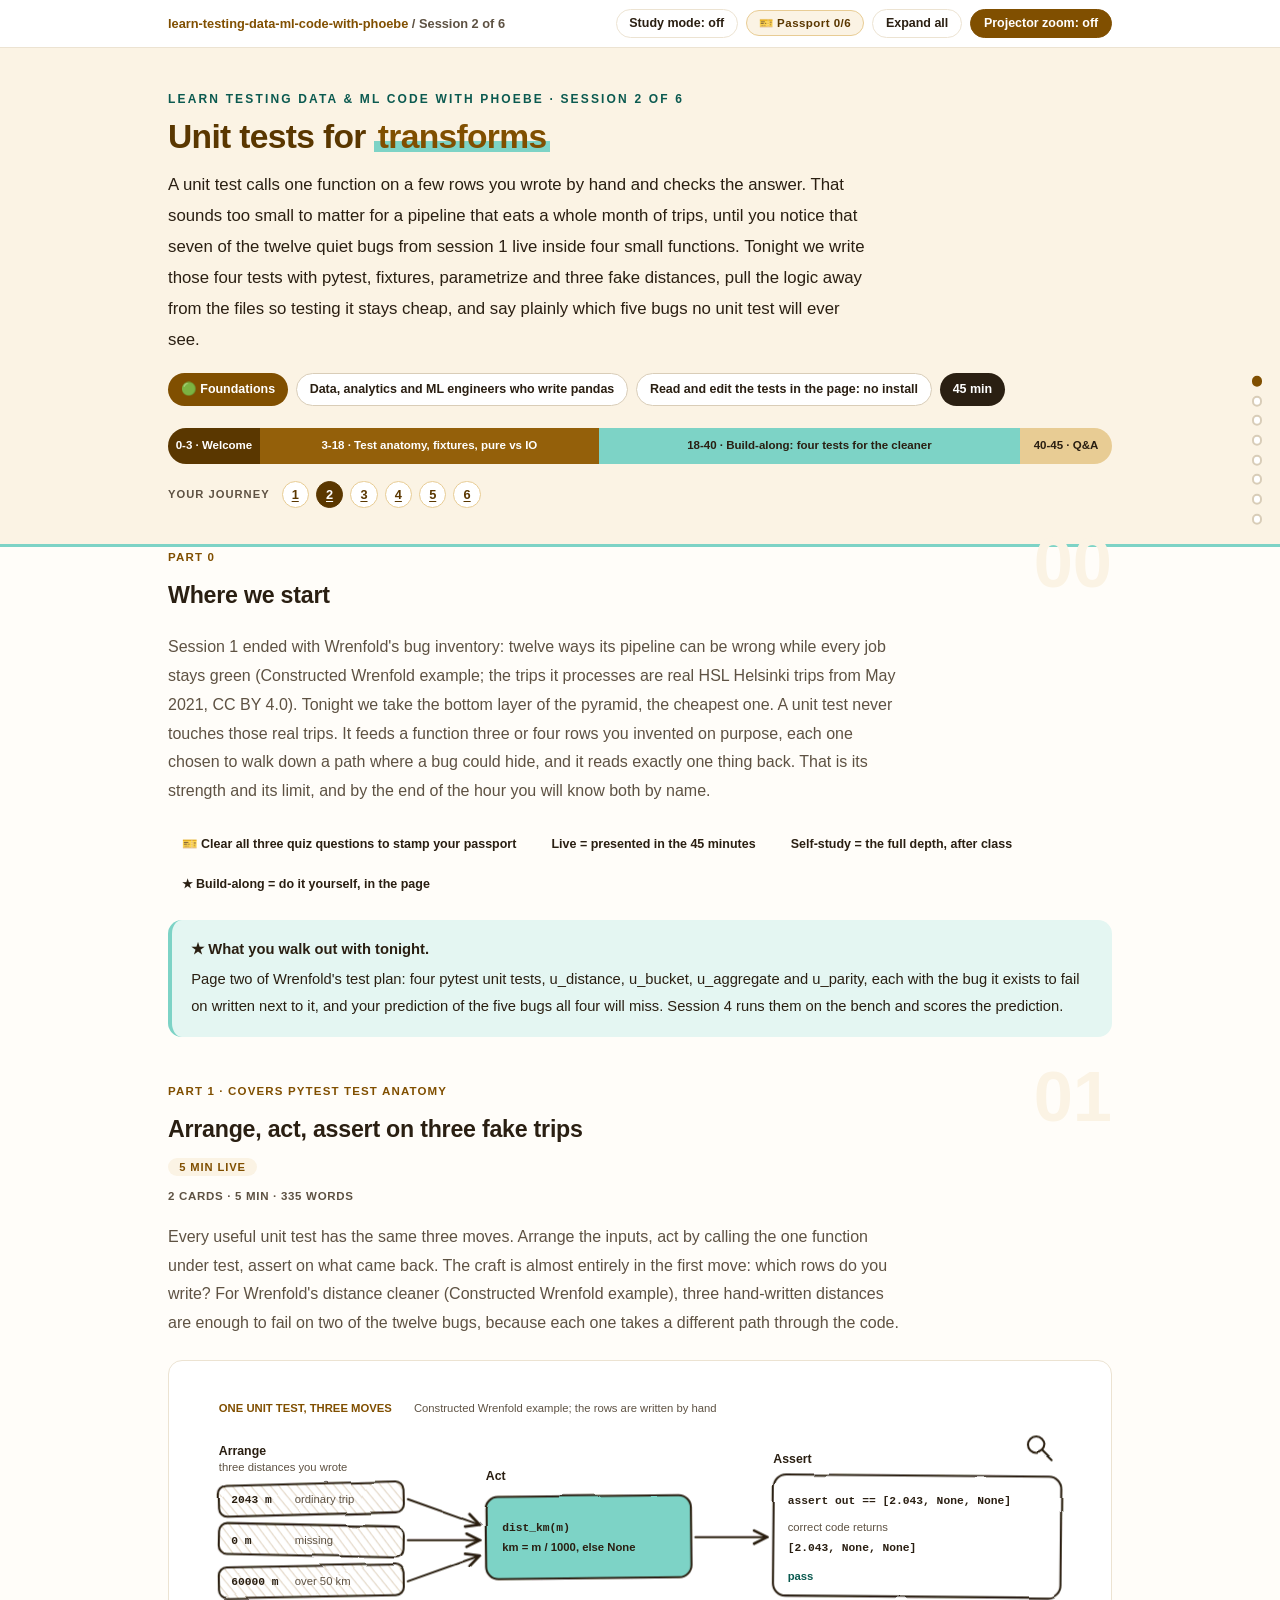
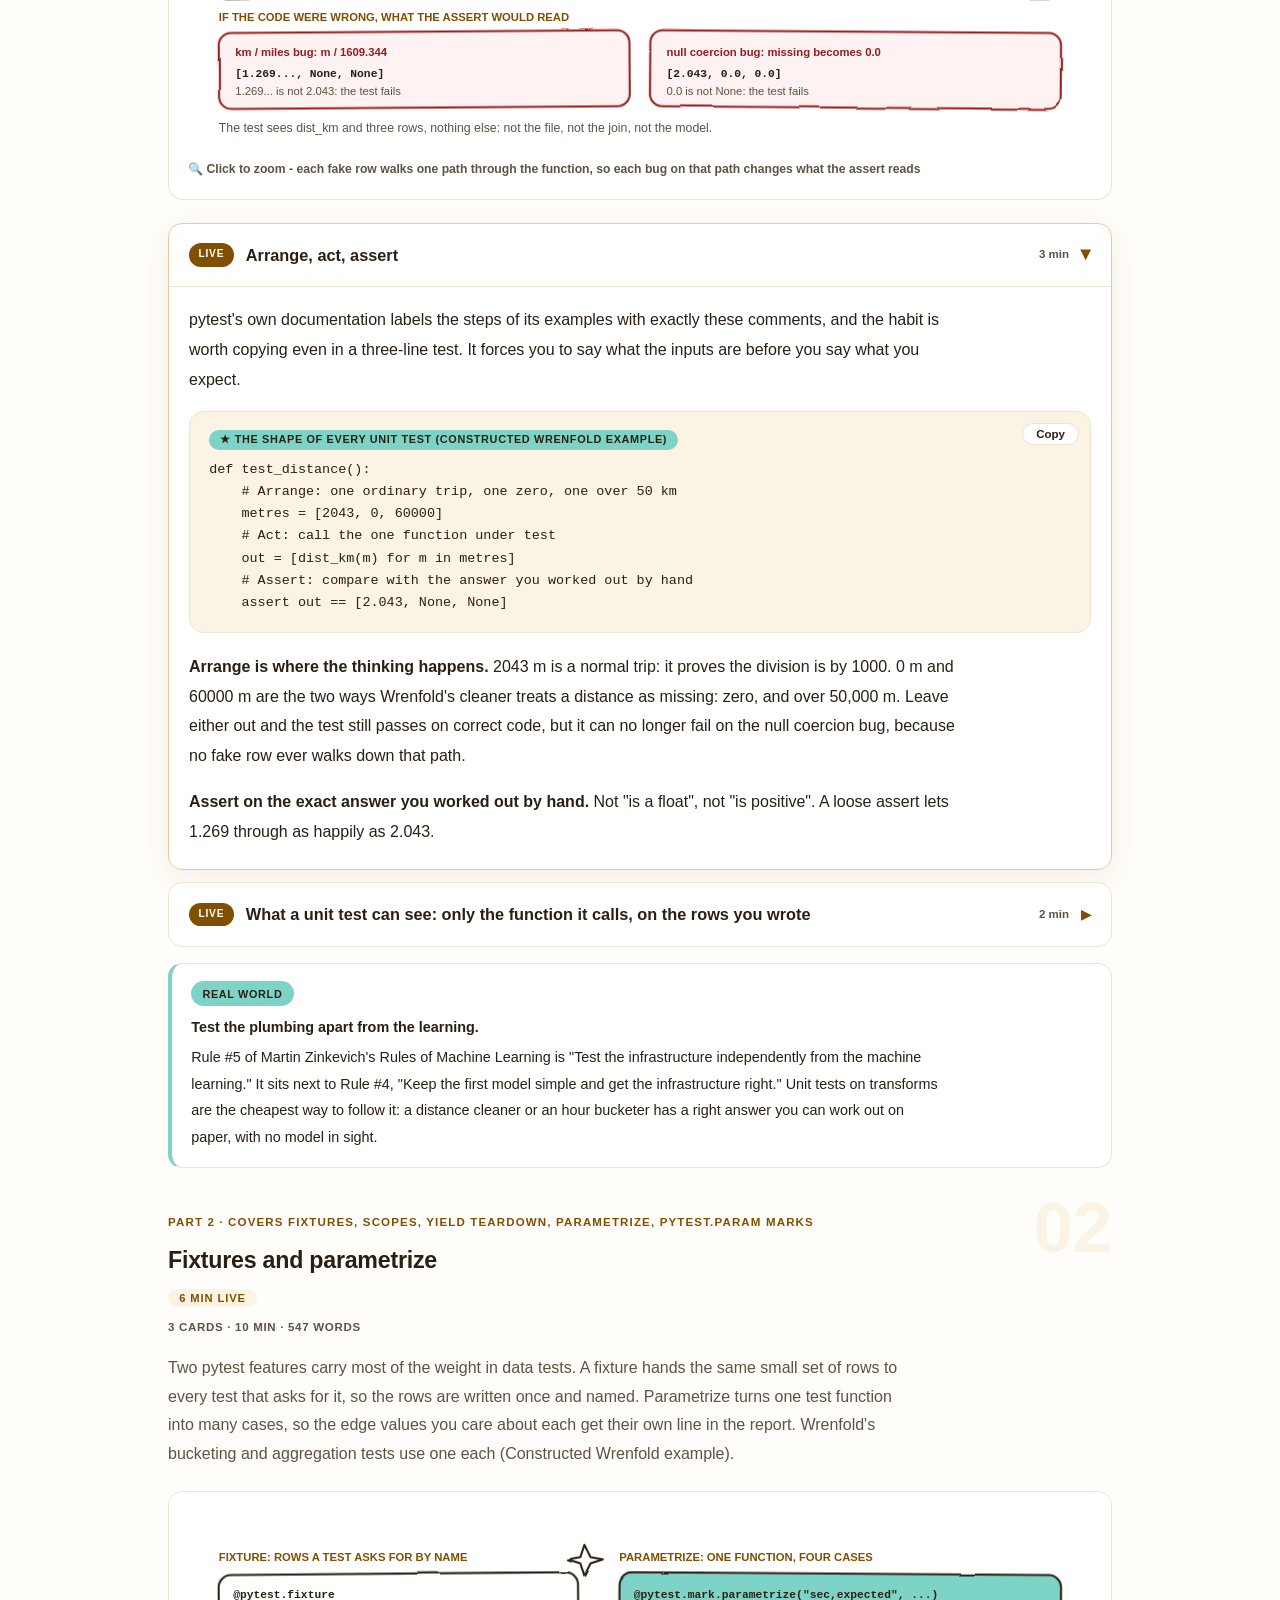
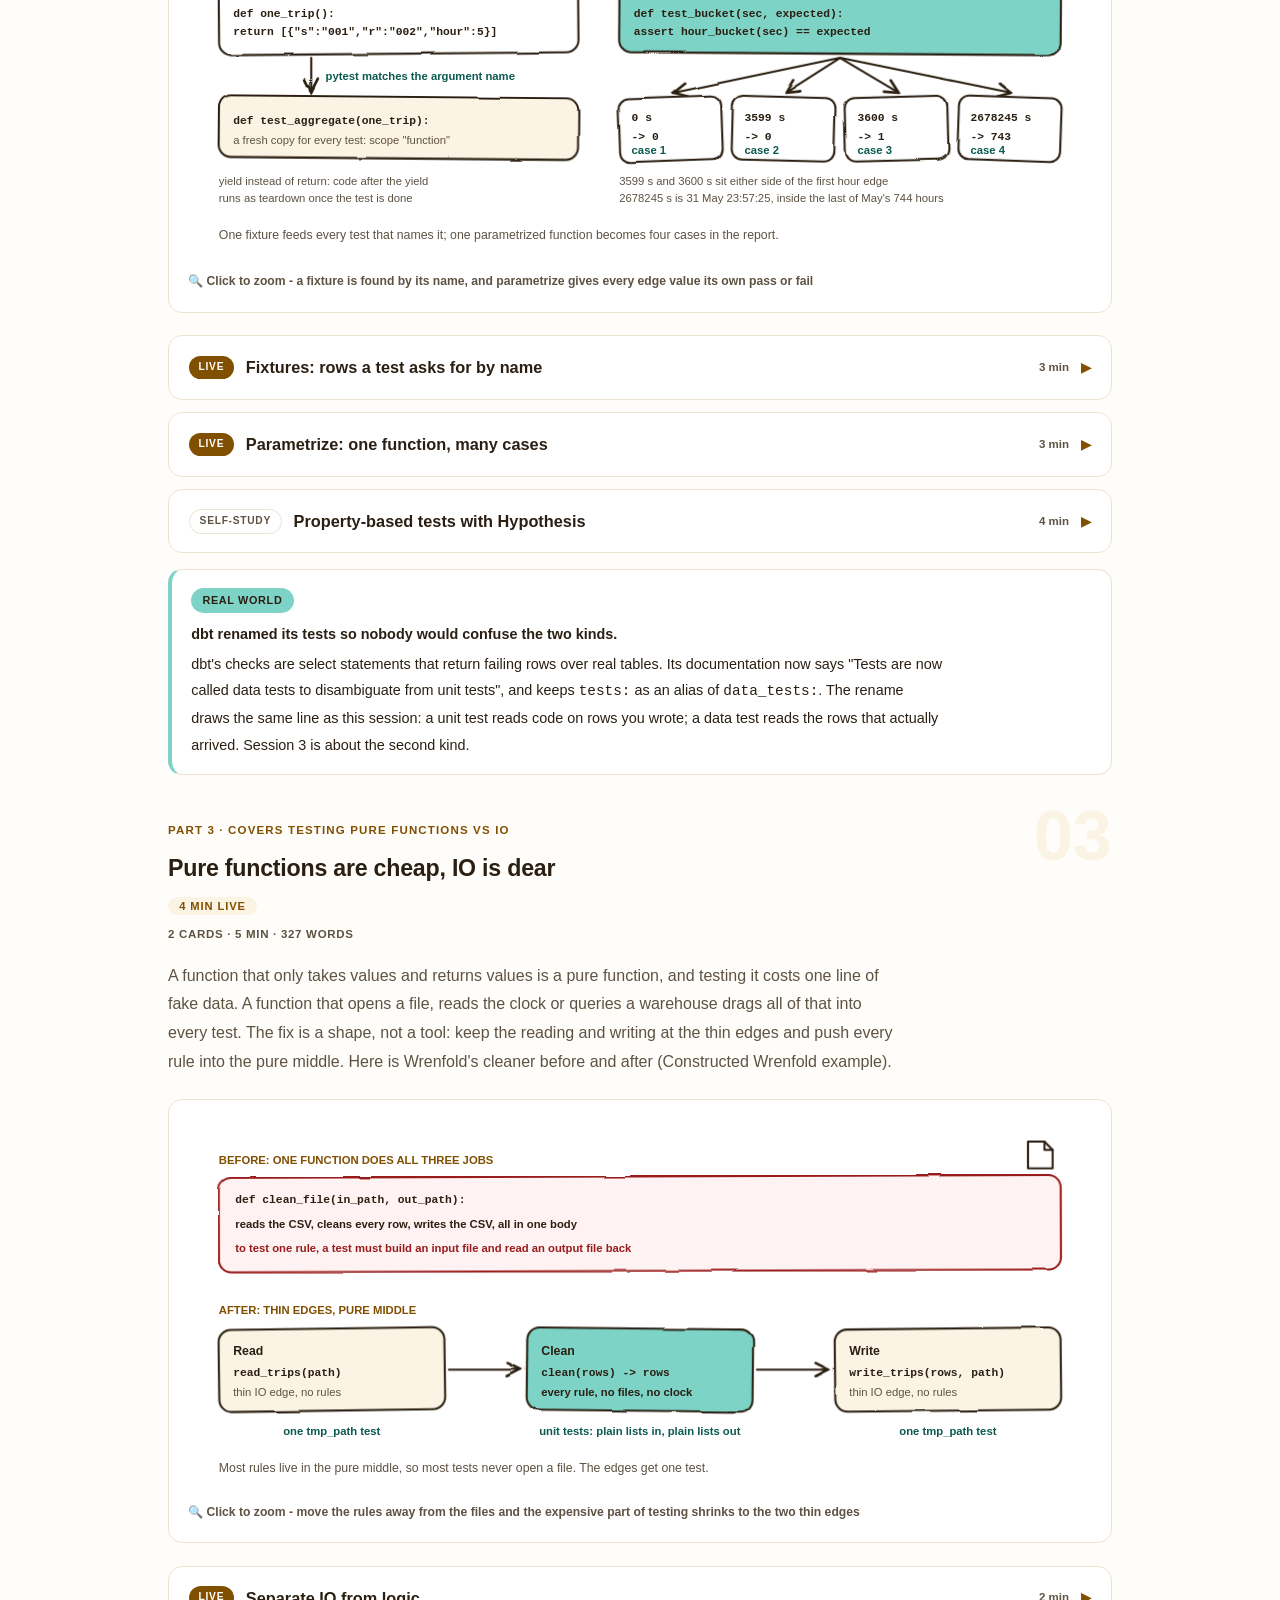
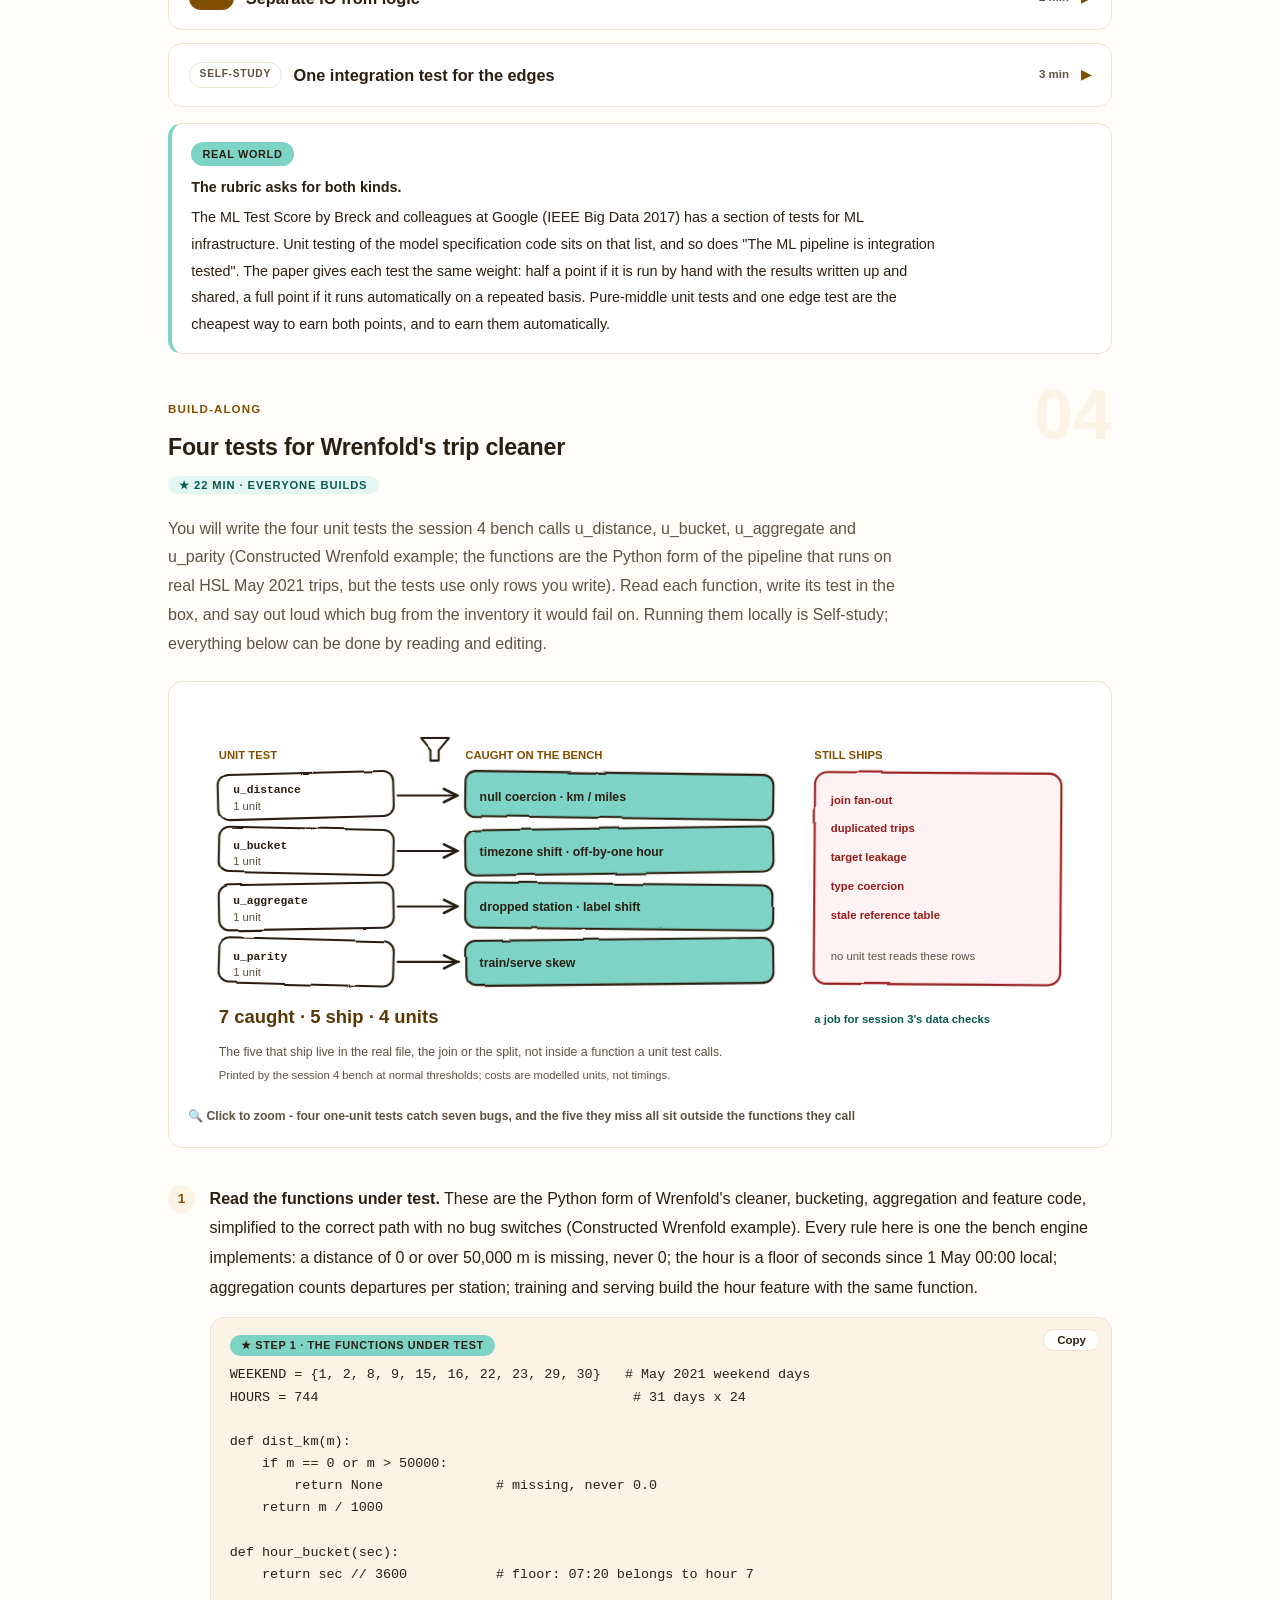
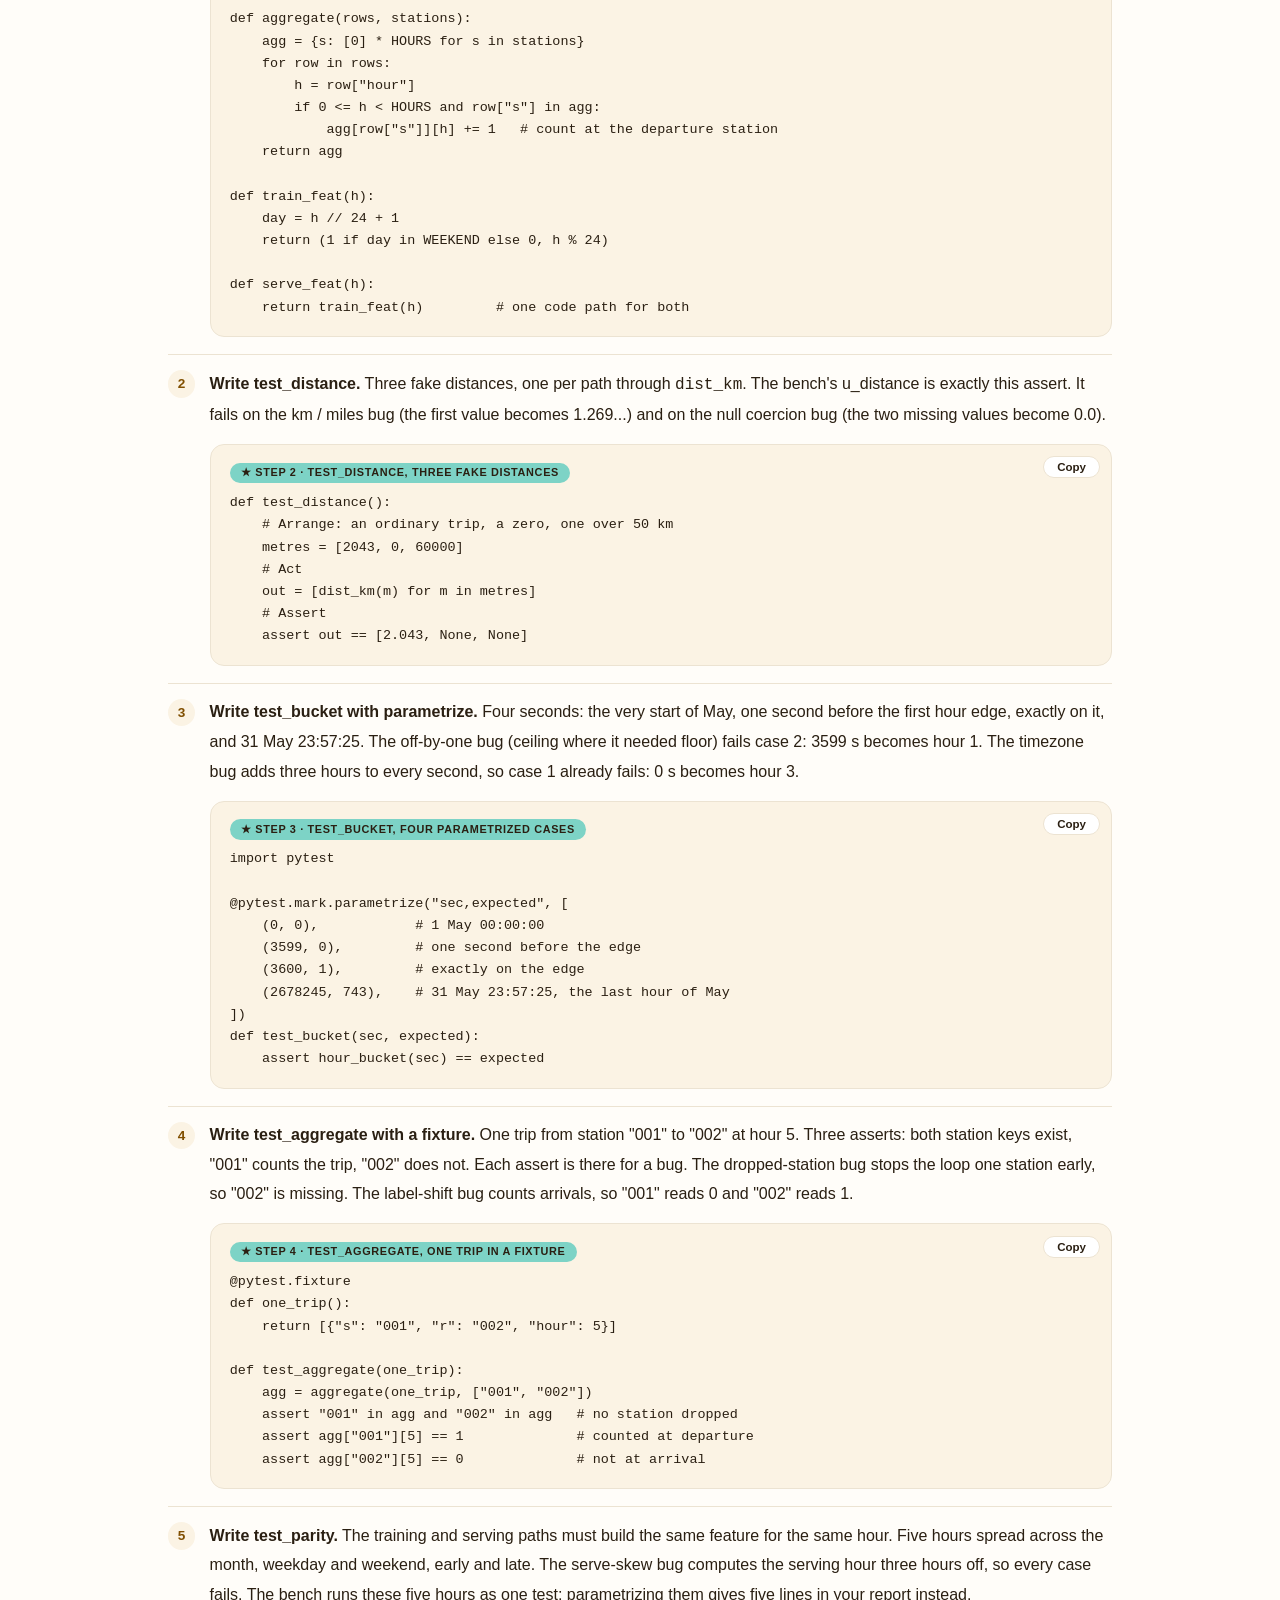
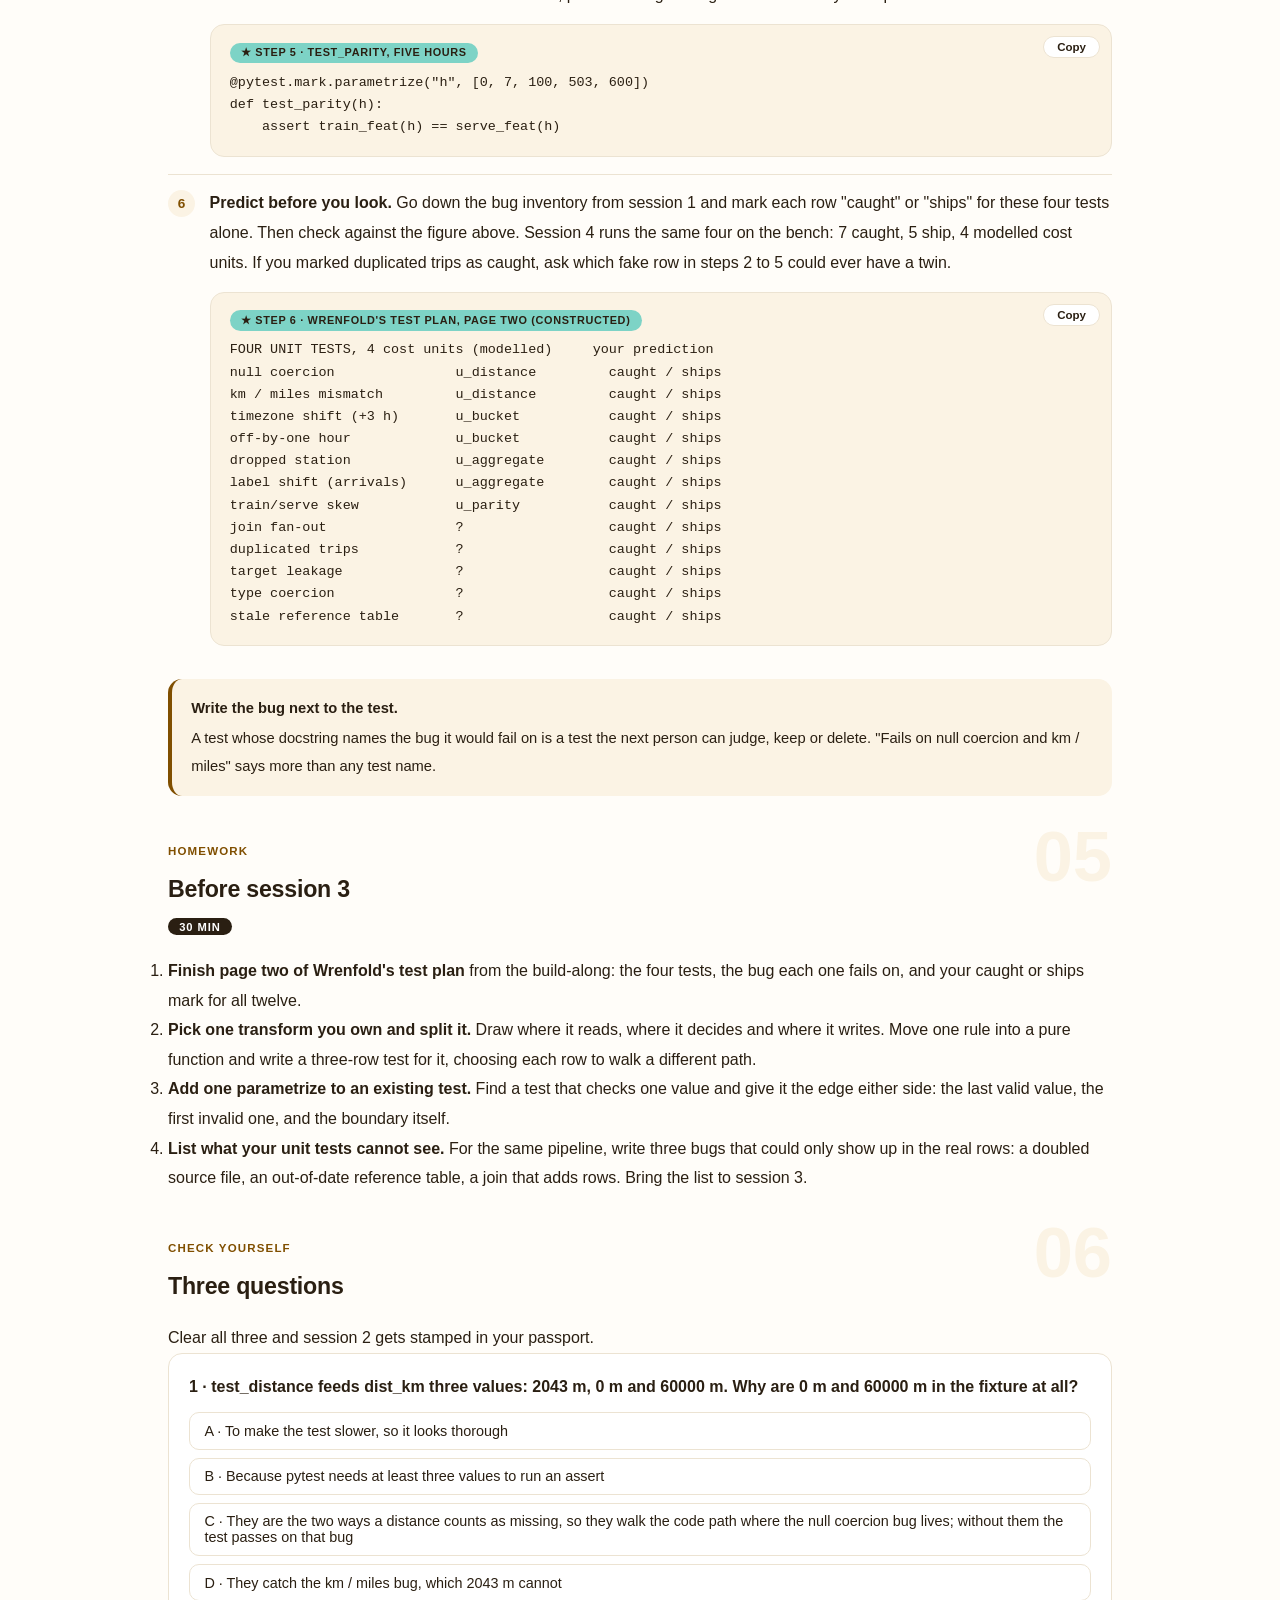
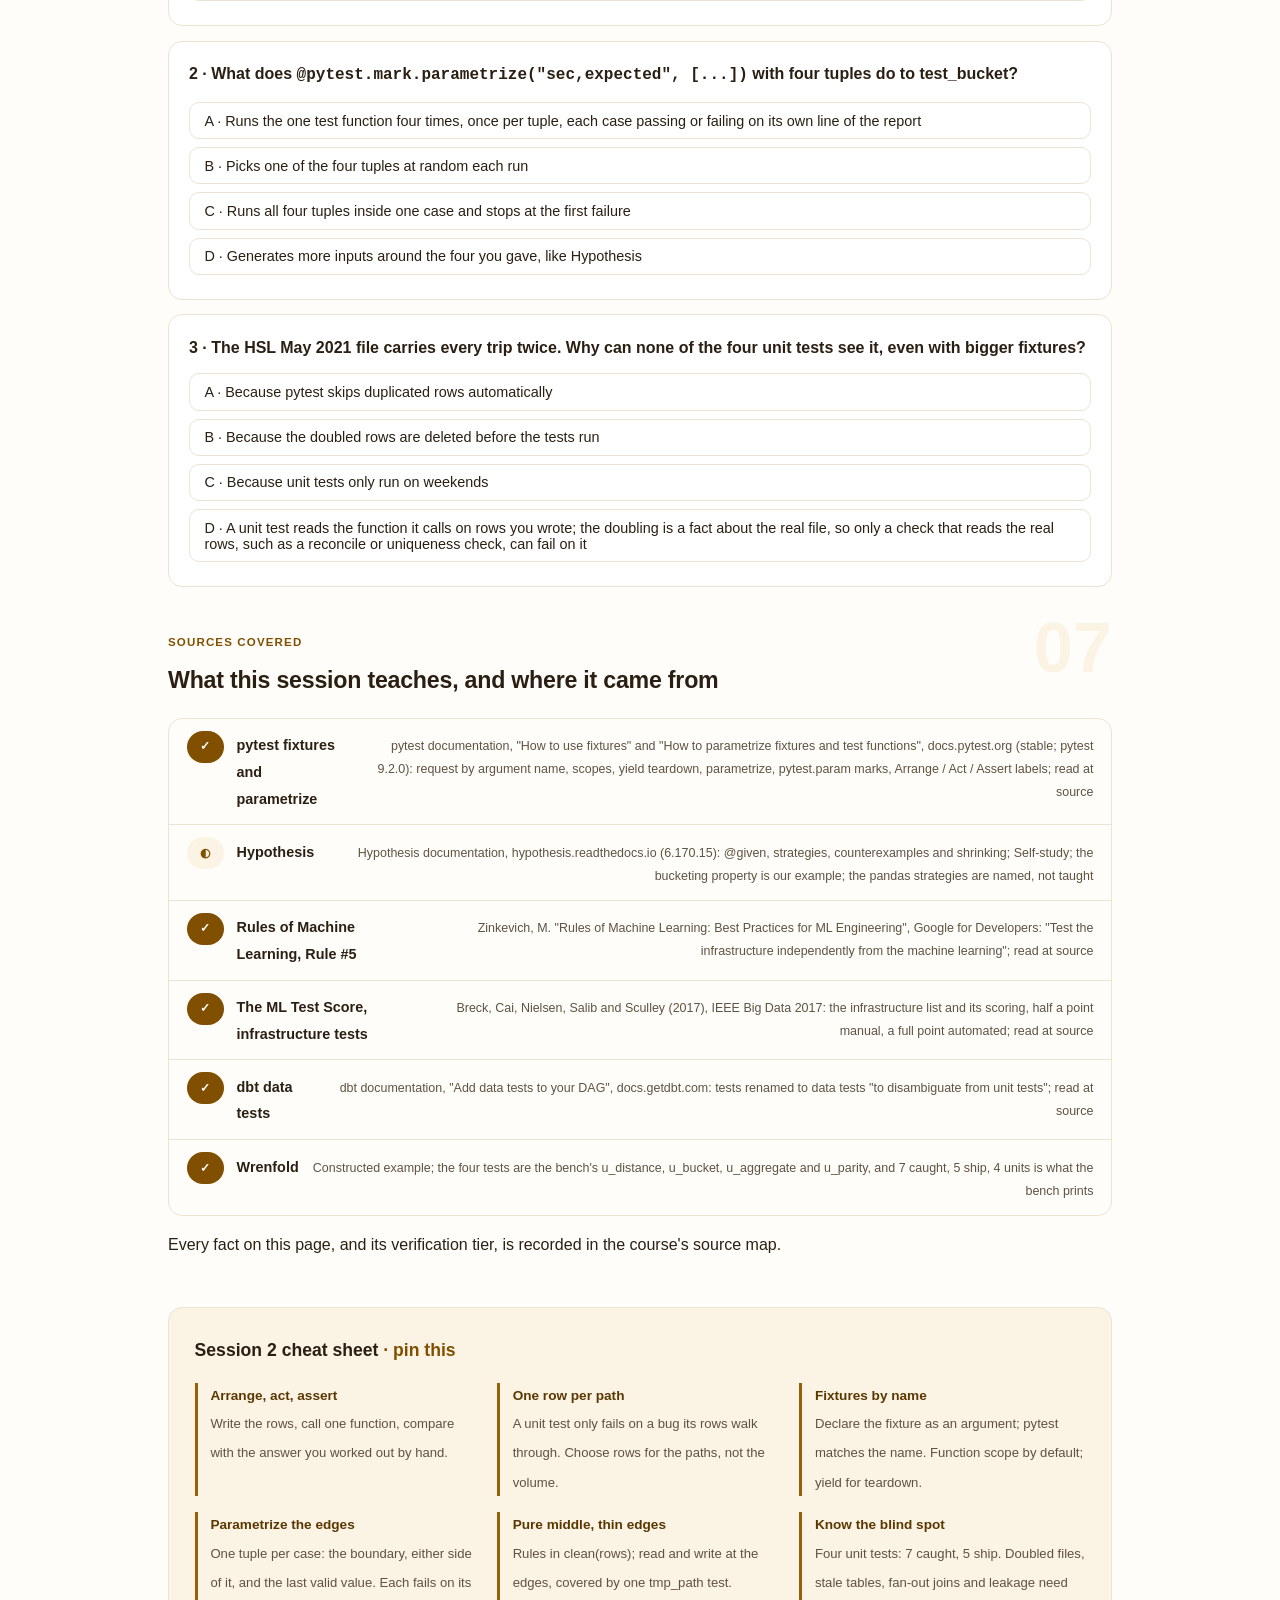
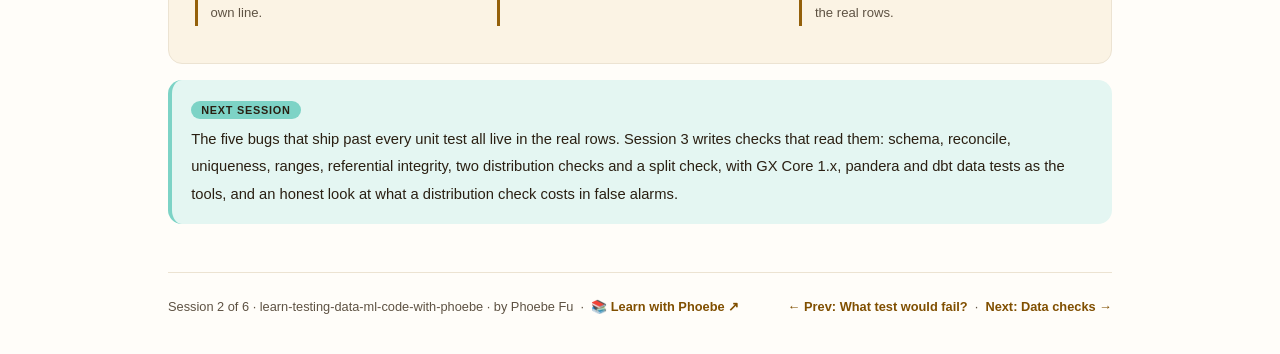
<file: courses/02-unit-tests-for-transforms.html>
<!DOCTYPE html>
<html lang="en">
<head>
<meta charset="UTF-8">
<meta name="viewport" content="width=device-width, initial-scale=1.0">
<!-- social:start -->
<meta name="description" content="Session 2 of 6. Unit tests for data transforms with pytest: arrange, act, assert on three fake trips, fixtures and parametrize, pure functions against IO, and four tests for a trip cleaner that catch seven of twelve bugs.">
<meta property="og:type" content="article">
<meta property="og:site_name" content="Learn with Phoebe">
<meta property="og:title" content="Unit tests for transforms - learn testing data ml code with phoebe">
<meta property="og:description" content="Session 2 of 6. pytest, fixtures, parametrize and small fake data: four unit tests, seven bugs caught, five that still ship.">
<meta property="og:url" content="https://phoebefu6.github.io/learn-testing-data-ml-code-with-phoebe/courses/02-unit-tests-for-transforms.html">
<meta property="og:image" content="https://phoebefu6.github.io/learn-testing-data-ml-code-with-phoebe/assets/og-cover.png">
<meta property="og:image:width" content="1200">
<meta property="og:image:height" content="630">
<meta name="twitter:card" content="summary_large_image">
<meta name="twitter:title" content="Unit tests for transforms - learn testing data ml code with phoebe">
<meta name="twitter:description" content="Session 2 of 6. Three fake rows, one assert, and the bugs a unit test can and cannot see.">
<meta name="twitter:image" content="https://phoebefu6.github.io/learn-testing-data-ml-code-with-phoebe/assets/og-cover.png">
<!-- social:end -->
<title>Session 2 · Unit tests for transforms - learn testing data ml code with phoebe</title>
<link rel="stylesheet" href="../assets/style.css?v=1">
</head>
<body>

<div class="toolbar">
  <div class="wrap">
    <span class="crumb"><a href="../index.html">learn-testing-data-ml-code-with-phoebe</a> / Session 2 of 6</span>
    <button class="btn" id="toggle-all" type="button">Expand all</button>
    <button class="btn primary" id="zoom-toggle" type="button">Projector zoom: off</button>
  </div>
</div>

<header class="masthead">
  <div class="wrap">
    <div class="eyebrow">Learn Testing Data &amp; ML Code with Phoebe · Session 2 of 6</div>
    <h1>Unit tests for <span class="accent">transforms</span></h1>
    <p class="sub">A unit test calls one function on a few rows you wrote by hand and checks the answer. That sounds too small to matter for a pipeline that eats a whole month of trips, until you notice that seven of the twelve quiet bugs from session 1 live inside four small functions. Tonight we write those four tests with pytest, fixtures, parametrize and three fake distances, pull the logic away from the files so testing it stays cheap, and say plainly which five bugs no unit test will ever see.</p>
    <div class="chip-row">
      <span class="chip level">🟢 Foundations</span>
      <span class="chip audience">Data, analytics and ML engineers who write pandas</span>
      <span class="chip audience">Read and edit the tests in the page: no install</span>
      <span class="chip time">45 min</span>
    </div>
    <div class="agenda">
      <span class="a1" style="flex:1">0-3 · Welcome</span>
      <span class="a2" style="flex:4">3-18 · Test anatomy, fixtures, pure vs IO</span>
      <span class="a3" style="flex:5">18-40 · Build-along: four tests for the cleaner</span>
      <span class="a4" style="flex:1">40-45 · Q&amp;A</span>
    </div>
  </div>
</header>

<main class="wrap">

  <section class="section" id="intro">
    <div class="section-kicker">
      <span class="klabel">Part 0</span>
      <h2>Where we start</h2>
    </div>
    <p class="lede">Session 1 ended with Wrenfold's bug inventory: twelve ways its pipeline can be wrong while every job stays green (Constructed Wrenfold example; the trips it processes are real HSL Helsinki trips from May 2021, CC BY 4.0). Tonight we take the bottom layer of the pyramid, the cheapest one. A unit test never touches those real trips. It feeds a function three or four rows you invented on purpose, each one chosen to walk down a path where a bug could hide, and it reads exactly one thing back. That is its strength and its limit, and by the end of the hour you will know both by name.</p>

    <div class="legend">
      <span class="pill">🎫 Clear all three quiz questions to stamp your passport</span>
      <span class="pill">Live = presented in the 45 minutes</span>
      <span class="pill">Self-study = the full depth, after class</span>
      <span class="pill">★ Build-along = do it yourself, in the page</span>
    </div>

    <div class="callout win">
      <p><strong>★ What you walk out with tonight.</strong> Page two of Wrenfold's test plan: four pytest unit tests, u_distance, u_bucket, u_aggregate and u_parity, each with the bug it exists to fail on written next to it, and your prediction of the five bugs all four will miss. Session 4 runs them on the bench and scores the prediction.</p>
    </div>
  </section>

  <section class="section" id="part-1">
    <div class="section-kicker">
      <span class="klabel">Part 1 · covers pytest test anatomy</span>
      <h2>Arrange, act, assert on three fake trips</h2>
      <span class="tag concept">5 min live</span>
    </div>
    <p class="lede">Every useful unit test has the same three moves. Arrange the inputs, act by calling the one function under test, assert on what came back. The craft is almost entirely in the first move: which rows do you write? For Wrenfold's distance cleaner (Constructed Wrenfold example), three hand-written distances are enough to fail on two of the twelve bugs, because each one takes a different path through the code.</p>

    <figure class="zoomable">
      <svg viewBox="0 0 880 358" xmlns="http://www.w3.org/2000/svg" role="img" aria-label="One unit test as a mechanism. Arrange: three hand-written distances, 2043 metres, 0 metres and 60000 metres. Act: each goes through dist_km, which divides by 1000 and returns None for 0 or over 50000 metres. Assert: the output is compared with 2.043, None, None, and correct code passes. Below, two wrong versions of the code: the km and miles bug divides by 1609.344 and returns 1.269 for the first row, so the assert fails; the null coercion bug returns 0.0 for the two missing rows, so the assert fails.">
        <defs>
          <filter id="s2aSk" x="-3%" y="-3%" width="106%" height="106%"><feTurbulence type="fractalNoise" baseFrequency="0.02" numOctaves="2" seed="52" result="n"/><feDisplacementMap in="SourceGraphic" in2="n" scale="2.4" xChannelSelector="R" yChannelSelector="G"/></filter>
          <pattern id="s2aHc" patternUnits="userSpaceOnUse" width="7" height="7" patternTransform="rotate(-38)"><line x1="0" y1="0" x2="0" y2="7" stroke="#804F00" stroke-width="1" opacity=".5"/></pattern>
          <marker id="s2aAr" viewBox="0 0 10 10" refX="9" refY="5" markerWidth="8" markerHeight="8" orient="auto"><path d="M1 1 L9 5 L1 9" fill="none" stroke="#2A1F12" stroke-width="1.6" stroke-linecap="round"/></marker>
        </defs>
        <style>
          .s2aH { font: 800 12px Inter, sans-serif; fill: #2A1F12; }
          .s2aL { font: 600 11px Inter, sans-serif; fill: #2A1F12; }
          .s2aS { font: 400 11px Inter, sans-serif; fill: #5E5243; }
          .s2aB { font: 800 11px Inter, sans-serif; fill: #0B5A50; }
          .s2aA { font: 700 11px Inter, sans-serif; fill: #804F00; }
          .s2aR { font: 800 11px Inter, sans-serif; fill: #991B1B; }
          .s2aC { font: 700 11px ui-monospace, Menlo, monospace; fill: #2A1F12; }
          .s2aN { font: 400 12px Inter, sans-serif; fill: #5E5243; }
        </style>

        <text class="s2aA" x="30" y="30">ONE UNIT TEST, THREE MOVES</text>
        <text class="s2aS" x="220" y="30">Constructed Wrenfold example; the rows are written by hand</text>

        <g filter="url(#s2aSk)" fill="none" stroke="#2A1F12" stroke-width="2" stroke-linecap="round" stroke-linejoin="round">
          <rect x="30" y="100" width="180" height="30" rx="8" transform="rotate(-1.5 120 115)" fill="url(#s2aHc)"/>
          <rect x="30" y="140" width="180" height="30" rx="8" transform="rotate(1.2 120 155)" fill="url(#s2aHc)"/>
          <rect x="30" y="180" width="180" height="30" rx="8" transform="rotate(-1 120 195)" fill="url(#s2aHc)"/>
          <path d="M214 115 L284 140" marker-end="url(#s2aAr)"/>
          <path d="M214 155 L284 155" marker-end="url(#s2aAr)"/>
          <path d="M214 195 L284 170" marker-end="url(#s2aAr)"/>
          <rect x="290" y="112" width="200" height="80" rx="12" transform="rotate(-0.6 390 152)" fill="#7DD3C6"/>
          <path d="M494 152 L564 152" marker-end="url(#s2aAr)"/>
          <rect x="570" y="92" width="280" height="118" rx="12" transform="rotate(0.5 710 151)" fill="#FFFFFF"/>
          <circle cx="826" cy="62" r="8"/>
          <path d="M832 68 L842 78"/>
          <rect x="30" y="244" width="400" height="74" rx="12" transform="rotate(-0.4 230 281)" fill="#FEF2F2" stroke="#991B1B"/>
          <rect x="450" y="244" width="400" height="74" rx="12" transform="rotate(0.4 650 281)" fill="#FEF2F2" stroke="#991B1B"/>
        </g>

        <text class="s2aH" x="30" y="72">Arrange</text>
        <text class="s2aS" x="30" y="88">three distances you wrote</text>
        <text class="s2aC" x="42" y="119">2043 m</text>
        <text class="s2aS" x="104" y="119">ordinary trip</text>
        <text class="s2aC" x="42" y="159">0 m</text>
        <text class="s2aS" x="104" y="159">missing</text>
        <text class="s2aC" x="42" y="199">60000 m</text>
        <text class="s2aS" x="104" y="199">over 50 km</text>

        <text class="s2aH" x="290" y="96">Act</text>
        <text class="s2aC" x="306" y="146">dist_km(m)</text>
        <text class="s2aL" x="306" y="166">km = m / 1000, else None</text>

        <text class="s2aH" x="570" y="80">Assert</text>
        <text class="s2aC" x="584" y="120">assert out == [2.043, None, None]</text>
        <text class="s2aS" x="584" y="146">correct code returns</text>
        <text class="s2aC" x="584" y="166">[2.043, None, None]</text>
        <text class="s2aB" x="584" y="194">pass</text>

        <text class="s2aA" x="30" y="234">IF THE CODE WERE WRONG, WHAT THE ASSERT WOULD READ</text>

        <text class="s2aR" x="46" y="268">km / miles bug: m / 1609.344</text>
        <text class="s2aC" x="46" y="288">[1.269..., None, None]</text>
        <text class="s2aS" x="46" y="306">1.269... is not 2.043: the test fails</text>

        <text class="s2aR" x="466" y="268">null coercion bug: missing becomes 0.0</text>
        <text class="s2aC" x="466" y="288">[2.043, 0.0, 0.0]</text>
        <text class="s2aS" x="466" y="306">0.0 is not None: the test fails</text>

        <text class="s2aN" x="30" y="342">The test sees dist_km and three rows, nothing else: not the file, not the join, not the model.</text>
      </svg>
      <figcaption>🔍 Click to zoom - each fake row walks one path through the function, so each bug on that path changes what the assert reads</figcaption>
    </figure>

    <details class="card" open>
      <summary><span class="mode live">Live</span>Arrange, act, assert<span class="mini">3 min</span><span class="caret">▶</span></summary>
      <div class="body">
        <p>pytest's own documentation labels the steps of its examples with exactly these comments, and the habit is worth copying even in a three-line test. It forces you to say what the inputs are before you say what you expect.</p>
        <div class="prompt-box good"><span class="label">★ The shape of every unit test (Constructed Wrenfold example)</span>def test_distance():
    # Arrange: one ordinary trip, one zero, one over 50 km
    metres = [2043, 0, 60000]
    # Act: call the one function under test
    out = [dist_km(m) for m in metres]
    # Assert: compare with the answer you worked out by hand
    assert out == [2.043, None, None]</div>
        <p><strong>Arrange is where the thinking happens.</strong> 2043 m is a normal trip: it proves the division is by 1000. 0 m and 60000 m are the two ways Wrenfold's cleaner treats a distance as missing: zero, and over 50,000 m. Leave either out and the test still passes on correct code, but it can no longer fail on the null coercion bug, because no fake row ever walks down that path.</p>
        <p><strong>Assert on the exact answer you worked out by hand.</strong> Not "is a float", not "is positive". A loose assert lets 1.269 through as happily as 2.043.</p>
      </div>
    </details>

    <details class="card">
      <summary><span class="mode live">Live</span>What a unit test can see: only the function it calls, on the rows you wrote<span class="mini">2 min</span><span class="caret">▶</span></summary>
      <div class="body">
        <p>A unit test's field of view is two things wide: the code inside the function it calls, and the rows you handed it. Inside that field it is precise, fast and cheap: the bench prices each unit test at 1 modelled unit, the lowest of any test type. Outside it, a unit test is blind.</p>
        <p>That blindness is not a flaw to fix with bigger fixtures. It is the definition. The HSL file with every row twice, a station table that is six months out of date, a model fitted on the days it is scored on: none of these is a wrong line inside <code>dist_km</code>, so no fake row passed to <code>dist_km</code> can reveal them. Those bugs belong to the data checks of session 3. Keep the two jobs separate and each test stays small enough to read.</p>
      </div>
    </details>

    <div class="callout example">
      <span class="ex-pill">Real world</span>
      <p><strong>Test the plumbing apart from the learning.</strong> Rule #5 of Martin Zinkevich's Rules of Machine Learning is "Test the infrastructure independently from the machine learning." It sits next to Rule #4, "Keep the first model simple and get the infrastructure right." Unit tests on transforms are the cheapest way to follow it: a distance cleaner or an hour bucketer has a right answer you can work out on paper, with no model in sight.</p>
    </div>
  </section>

  <section class="section" id="part-2">
    <div class="section-kicker">
      <span class="klabel">Part 2 · covers fixtures, scopes, yield teardown, parametrize, pytest.param marks</span>
      <h2>Fixtures and parametrize</h2>
      <span class="tag concept">6 min live</span>
    </div>
    <p class="lede">Two pytest features carry most of the weight in data tests. A fixture hands the same small set of rows to every test that asks for it, so the rows are written once and named. Parametrize turns one test function into many cases, so the edge values you care about each get their own line in the report. Wrenfold's bucketing and aggregation tests use one each (Constructed Wrenfold example).</p>

    <figure class="zoomable">
      <svg viewBox="0 0 880 340" xmlns="http://www.w3.org/2000/svg" role="img" aria-label="Left: a fixture function one_trip returns one trip from station 001 to 002 at hour 5. An arrow labelled pytest matches the argument name leads to test_aggregate, which declares one_trip as an argument and gets a fresh copy for every test. Right: a parametrize decorator on test_bucket fans out into four test cases: 0 seconds gives hour 0, 3599 seconds gives 0, 3600 seconds gives 1, and 2678245 seconds, which is 31 May 23:57:25, gives 743.">
        <defs>
          <filter id="s2bSk" x="-3%" y="-3%" width="106%" height="106%"><feTurbulence type="fractalNoise" baseFrequency="0.02" numOctaves="2" seed="64" result="n"/><feDisplacementMap in="SourceGraphic" in2="n" scale="2.4" xChannelSelector="R" yChannelSelector="G"/></filter>
          <marker id="s2bAr" viewBox="0 0 10 10" refX="9" refY="5" markerWidth="8" markerHeight="8" orient="auto"><path d="M1 1 L9 5 L1 9" fill="none" stroke="#2A1F12" stroke-width="1.6" stroke-linecap="round"/></marker>
        </defs>
        <style>
          .s2bH { font: 800 12px Inter, sans-serif; fill: #2A1F12; }
          .s2bS { font: 400 11px Inter, sans-serif; fill: #5E5243; }
          .s2bB { font: 800 11px Inter, sans-serif; fill: #0B5A50; }
          .s2bA { font: 700 11px Inter, sans-serif; fill: #804F00; }
          .s2bC { font: 700 11px ui-monospace, Menlo, monospace; fill: #2A1F12; }
          .s2bN { font: 400 12px Inter, sans-serif; fill: #5E5243; }
        </style>

        <text class="s2bA" x="30" y="48">FIXTURE: ROWS A TEST ASKS FOR BY NAME</text>
        <text class="s2bA" x="420" y="48">PARAMETRIZE: ONE FUNCTION, FOUR CASES</text>

        <g filter="url(#s2bSk)" fill="none" stroke="#2A1F12" stroke-width="2" stroke-linecap="round" stroke-linejoin="round">
          <rect x="30" y="60" width="350" height="78" rx="12" transform="rotate(-0.5 205 99)" fill="#FFFFFF"/>
          <path d="M120 142 L120 176" marker-end="url(#s2bAr)"/>
          <rect x="30" y="180" width="350" height="60" rx="12" transform="rotate(0.5 205 210)" fill="#FBF3E4"/>
          <path d="M386 32 L392 44 L404 46 L392 50 L386 62 L382 50 L370 46 L382 44 Z"/>
          <rect x="420" y="60" width="430" height="78" rx="12" transform="rotate(0.4 635 99)" fill="#7DD3C6"/>
          <path d="M635 142 L472 176" marker-end="url(#s2bAr)"/>
          <path d="M635 142 L582 176" marker-end="url(#s2bAr)"/>
          <path d="M635 142 L692 176" marker-end="url(#s2bAr)"/>
          <path d="M635 142 L802 176" marker-end="url(#s2bAr)"/>
          <rect x="420" y="180" width="100" height="62" rx="10" transform="rotate(-2 470 211)" fill="#FFFFFF"/>
          <rect x="530" y="180" width="100" height="62" rx="10" transform="rotate(1.5 580 211)" fill="#FFFFFF"/>
          <rect x="640" y="180" width="100" height="62" rx="10" transform="rotate(-1.5 690 211)" fill="#FFFFFF"/>
          <rect x="750" y="180" width="100" height="62" rx="10" transform="rotate(2 800 211)" fill="#FFFFFF"/>
        </g>

        <text class="s2bC" x="44" y="84">@pytest.fixture</text>
        <text class="s2bC" x="44" y="102">def one_trip():</text>
        <text class="s2bC" x="44" y="120">  return [{"s":"001","r":"002","hour":5}]</text>

        <text class="s2bB" x="134" y="164">pytest matches the argument name</text>

        <text class="s2bC" x="44" y="206">def test_aggregate(one_trip):</text>
        <text class="s2bS" x="44" y="226">a fresh copy for every test: scope "function"</text>

        <text class="s2bS" x="30" y="266">yield instead of return: code after the yield</text>
        <text class="s2bS" x="30" y="282">runs as teardown once the test is done</text>

        <text class="s2bC" x="434" y="84">@pytest.mark.parametrize("sec,expected", ...)</text>
        <text class="s2bC" x="434" y="102">def test_bucket(sec, expected):</text>
        <text class="s2bC" x="434" y="120">  assert hour_bucket(sec) == expected</text>

        <text class="s2bC" x="432" y="204">0 s</text>
        <text class="s2bC" x="432" y="222">-&gt; 0</text>
        <text class="s2bB" x="432" y="236">case 1</text>
        <text class="s2bC" x="542" y="204">3599 s</text>
        <text class="s2bC" x="542" y="222">-&gt; 0</text>
        <text class="s2bB" x="542" y="236">case 2</text>
        <text class="s2bC" x="652" y="204">3600 s</text>
        <text class="s2bC" x="652" y="222">-&gt; 1</text>
        <text class="s2bB" x="652" y="236">case 3</text>
        <text class="s2bC" x="762" y="204">2678245 s</text>
        <text class="s2bC" x="762" y="222">-&gt; 743</text>
        <text class="s2bB" x="762" y="236">case 4</text>

        <text class="s2bS" x="420" y="266">3599 s and 3600 s sit either side of the first hour edge</text>
        <text class="s2bS" x="420" y="282">2678245 s is 31 May 23:57:25, inside the last of May's 744 hours</text>

        <text class="s2bN" x="30" y="318">One fixture feeds every test that names it; one parametrized function becomes four cases in the report.</text>
      </svg>
      <figcaption>🔍 Click to zoom - a fixture is found by its name, and parametrize gives every edge value its own pass or fail</figcaption>
    </figure>

    <details class="card">
      <summary><span class="mode live">Live</span>Fixtures: rows a test asks for by name<span class="mini">3 min</span><span class="caret">▶</span></summary>
      <div class="body">
        <p>A test requests a fixture by declaring it as an argument. pytest matches the parameter name to a fixture function of the same name, runs it, and passes in what it returns. No import, no call: the name is the wiring.</p>
        <div class="prompt-box good"><span class="label">★ A fixture and the test that asks for it (Constructed Wrenfold example)</span>import pytest

@pytest.fixture
def one_trip():
    return [{"s": "001", "r": "002", "hour": 5}]

def test_aggregate(one_trip):
    agg = aggregate(one_trip, ["001", "002"])
    assert agg["001"][5] == 1</div>
        <p><strong>Scope</strong> says how often the fixture runs: <code>function</code> (the default, a fresh one for every test), <code>class</code>, <code>module</code>, <code>package</code> or <code>session</code>. Keep small row lists at function scope so no test can change the rows another test sees. Widen the scope only for something expensive and read-only.</p>
        <p><strong>Teardown with yield.</strong> pytest recommends yield fixtures for clean-up: everything before the <code>yield</code> is setup, everything after it runs once the test finishes, and teardowns run in the reverse order of their setups. A temporary table, a connection, a file you created: build it, yield it, remove it.</p>
      </div>
    </details>

    <details class="card">
      <summary><span class="mode live">Live</span>Parametrize: one function, many cases<span class="mini">3 min</span><span class="caret">▶</span></summary>
      <div class="body">
        <p><code>@pytest.mark.parametrize("test_input,expected", [...])</code> runs the test once per tuple in the list. Four tuples, four test cases, each passing or failing on its own line. That matters for edge values: if the off-by-one bug breaks 3599 s and nothing else, the report says so directly instead of "test_bucket failed".</p>
        <div class="prompt-box good"><span class="label">★ The four hour-bucket cases, and one marked case</span>@pytest.mark.parametrize("sec,expected", [
    (0, 0),
    (3599, 0),
    (3600, 1),
    (2678245, 743),
    pytest.param(-1, 0, marks=pytest.mark.xfail),
])
def test_bucket(sec, expected):
    assert hour_bucket(sec) == expected</div>
        <p><code>pytest.param(..., marks=pytest.mark.xfail)</code> marks one case without touching the others. The -1 second case here is our illustration: a trip logged before 1 May has no defined bucket, and the case records that we know it, rather than hiding it. Use the mark for a known open question, never to silence a case that started failing.</p>
      </div>
    </details>

    <details class="card">
      <summary><span class="mode self">Self-study</span>Property-based tests with Hypothesis<span class="mini">4 min</span><span class="caret">▶</span></summary>
      <div class="body">
        <p>Hypothesis calls itself "the property-based testing library for Python". Instead of listing cases, you state a property that should hold for every input in a described range, and Hypothesis chooses the inputs. <code>@given</code> turns a function into a Hypothesis test; strategies such as <code>integers()</code> describe what to generate. When it finds an input that breaks the property, it reports a counterexample, and its strategies document how they shrink a failing example towards a simpler one before reporting it.</p>
        <div class="prompt-box good"><span class="label">★ A bucketing property (our example, not from the Hypothesis docs)</span>from hypothesis import given, strategies as st

# every second of May, 0 to 31 x 86400 - 1
@given(st.integers(min_value=0, max_value=2678399))
def test_bucket_contains_its_second(s):
    b = hour_bucket(s)
    assert b * 3600 &lt;= s &lt; (b + 1) * 3600</div>
        <p>The property is "the hour a second lands in actually contains that second". The four parametrized cases check four points; the property checks the rule. The ceiling bug breaks it for every second that is not exactly on an hour: at s = 1 the bucket is 1, and 1 x 3600 is not at or below 1. The timezone bug breaks it everywhere, because the bucket is three hours ahead of the second. Neither of those outcomes is something we ran; work them through on paper and then run it locally.</p>
        <p>Hypothesis also has a separate section of strategies for pandas objects. We name it and stop there: read its own documentation before you rely on it.</p>
      </div>
    </details>

    <div class="callout example">
      <span class="ex-pill">Real world</span>
      <p><strong>dbt renamed its tests so nobody would confuse the two kinds.</strong> dbt's checks are select statements that return failing rows over real tables. Its documentation now says "Tests are now called data tests to disambiguate from unit tests", and keeps <code>tests:</code> as an alias of <code>data_tests:</code>. The rename draws the same line as this session: a unit test reads code on rows you wrote; a data test reads the rows that actually arrived. Session 3 is about the second kind.</p>
    </div>
  </section>

  <section class="section" id="part-3">
    <div class="section-kicker">
      <span class="klabel">Part 3 · covers testing pure functions vs IO</span>
      <h2>Pure functions are cheap, IO is dear</h2>
      <span class="tag concept">4 min live</span>
    </div>
    <p class="lede">A function that only takes values and returns values is a pure function, and testing it costs one line of fake data. A function that opens a file, reads the clock or queries a warehouse drags all of that into every test. The fix is a shape, not a tool: keep the reading and writing at the thin edges and push every rule into the pure middle. Here is Wrenfold's cleaner before and after (Constructed Wrenfold example).</p>

    <figure class="zoomable">
      <svg viewBox="0 0 880 362" xmlns="http://www.w3.org/2000/svg" role="img" aria-label="Before: one function clean_file reads the CSV, cleans every row and writes the CSV in one body, so testing a single rule needs a real input file and an output file to read back. After: three functions in a row, read_trips, clean of rows, and write_trips. Only the pure middle, filled teal, holds the rules; unit tests call it with plain lists. The read and write edges are covered by one test using pytest's built-in tmp_path fixture.">
        <defs>
          <filter id="s2cSk" x="-3%" y="-3%" width="106%" height="106%"><feTurbulence type="fractalNoise" baseFrequency="0.02" numOctaves="2" seed="71" result="n"/><feDisplacementMap in="SourceGraphic" in2="n" scale="2.4" xChannelSelector="R" yChannelSelector="G"/></filter>
          <marker id="s2cAr" viewBox="0 0 10 10" refX="9" refY="5" markerWidth="8" markerHeight="8" orient="auto"><path d="M1 1 L9 5 L1 9" fill="none" stroke="#2A1F12" stroke-width="1.6" stroke-linecap="round"/></marker>
        </defs>
        <style>
          .s2cH { font: 800 12px Inter, sans-serif; fill: #2A1F12; }
          .s2cL { font: 600 11px Inter, sans-serif; fill: #2A1F12; }
          .s2cS { font: 400 11px Inter, sans-serif; fill: #5E5243; }
          .s2cB { font: 800 11px Inter, sans-serif; fill: #0B5A50; }
          .s2cA { font: 700 11px Inter, sans-serif; fill: #804F00; }
          .s2cR { font: 800 11px Inter, sans-serif; fill: #991B1B; }
          .s2cC { font: 700 11px ui-monospace, Menlo, monospace; fill: #2A1F12; }
          .s2cN { font: 400 12px Inter, sans-serif; fill: #5E5243; }
        </style>

        <text class="s2cA" x="30" y="44">BEFORE: ONE FUNCTION DOES ALL THREE JOBS</text>

        <g filter="url(#s2cSk)" fill="none" stroke="#2A1F12" stroke-width="2" stroke-linecap="round" stroke-linejoin="round">
          <path d="M818 22 L834 22 L842 30 L842 48 L818 48 Z"/>
          <path d="M834 22 L834 30 L842 30"/>
          <rect x="30" y="56" width="820" height="92" rx="12" transform="rotate(-0.2 440 102)" fill="#FEF2F2" stroke="#991B1B"/>
          <rect x="30" y="204" width="220" height="80" rx="12" transform="rotate(-0.8 140 244)" fill="#FBF3E4"/>
          <path d="M254 244 L324 244" marker-end="url(#s2cAr)"/>
          <rect x="330" y="204" width="220" height="80" rx="12" transform="rotate(0.6 440 244)" fill="#7DD3C6"/>
          <path d="M554 244 L624 244" marker-end="url(#s2cAr)"/>
          <rect x="630" y="204" width="220" height="80" rx="12" transform="rotate(-0.6 740 244)" fill="#FBF3E4"/>
        </g>

        <text class="s2cC" x="46" y="82">def clean_file(in_path, out_path):</text>
        <text class="s2cL" x="46" y="106">reads the CSV, cleans every row, writes the CSV, all in one body</text>
        <text class="s2cR" x="46" y="130">to test one rule, a test must build an input file and read an output file back</text>

        <text class="s2cA" x="30" y="190">AFTER: THIN EDGES, PURE MIDDLE</text>

        <text class="s2cH" x="44" y="230">Read</text>
        <text class="s2cC" x="44" y="250">read_trips(path)</text>
        <text class="s2cS" x="44" y="270">thin IO edge, no rules</text>

        <text class="s2cH" x="344" y="230">Clean</text>
        <text class="s2cC" x="344" y="250">clean(rows) -&gt; rows</text>
        <text class="s2cL" x="344" y="270">every rule, no files, no clock</text>

        <text class="s2cH" x="644" y="230">Write</text>
        <text class="s2cC" x="644" y="250">write_trips(rows, path)</text>
        <text class="s2cS" x="644" y="270">thin IO edge, no rules</text>

        <text class="s2cB" x="440" y="308" text-anchor="middle">unit tests: plain lists in, plain lists out</text>
        <text class="s2cB" x="140" y="308" text-anchor="middle">one tmp_path test</text>
        <text class="s2cB" x="740" y="308" text-anchor="middle">one tmp_path test</text>

        <text class="s2cN" x="30" y="344">Most rules live in the pure middle, so most tests never open a file. The edges get one test.</text>
      </svg>
      <figcaption>🔍 Click to zoom - move the rules away from the files and the expensive part of testing shrinks to the two thin edges</figcaption>
    </figure>

    <details class="card">
      <summary><span class="mode live">Live</span>Separate IO from logic<span class="mini">2 min</span><span class="caret">▶</span></summary>
      <div class="body">
        <p>Look at what Wrenfold's cleaner actually decides: which rows are duplicates, which trips are under 60 seconds, what a distance is in km, which hour a trip belongs to, which return stations are unknown. None of those decisions needs a file. They need values. Pull them into <code>clean(rows)</code> and every one of them becomes a three-row unit test.</p>
        <div class="prompt-box good"><span class="label">★ The split, in outline (Constructed Wrenfold example)</span>def read_trips(path):          # IO: parse the CSV, nothing else
    ...

def clean(rows, stations):     # pure: every rule lives here
    ...

def write_trips(rows, path):   # IO: write the CSV, nothing else
    ...

def run(in_path, out_path, stations):
    write_trips(clean(read_trips(in_path), stations), out_path)</div>
        <p>The test for "a trip under 60 seconds is dropped" is now a list with one 59-second trip in it. Before the split, the same test needed a CSV fixture, a temporary output path and a parser to read the result back, and it would break whenever the file format changed, which has nothing to do with the rule it was meant to check.</p>
      </div>
    </details>

    <details class="card">
      <summary><span class="mode self">Self-study</span>One integration test for the edges<span class="mini">3 min</span><span class="caret">▶</span></summary>
      <div class="body">
        <p>The thin edges still need a test, but only one, and it checks plumbing, not rules: that a file written by <code>write_trips</code> comes back unchanged through <code>read_trips</code>, and that <code>run</code> wires the three together. pytest ships a built-in <code>tmp_path</code> fixture that gives each test its own temporary directory, so the test never writes into your project.</p>
        <div class="prompt-box good"><span class="label">★ One edge test with tmp_path (Constructed Wrenfold example)</span>def test_round_trip(tmp_path):
    rows = [{"sec": 26400, "dur": 600, "dm": 2043, "s": "030", "r": "126"}]
    path = tmp_path / "trips.csv"
    write_trips(rows, path)
    assert read_trips(path) == rows</div>
        <p>Notice the station ids are strings with their leading zero. That is deliberate: a reader that turns "030" into 30 is the type coercion bug from session 1, and the round trip is the one unit-level place where the file's own parsing is in view. Even so, it only checks the row you wrote. Whether the real May file reads cleanly is a question for the data checks in session 3.</p>
      </div>
    </details>

    <div class="callout example">
      <span class="ex-pill">Real world</span>
      <p><strong>The rubric asks for both kinds.</strong> The ML Test Score by Breck and colleagues at Google (IEEE Big Data 2017) has a section of tests for ML infrastructure. Unit testing of the model specification code sits on that list, and so does "The ML pipeline is integration tested". The paper gives each test the same weight: half a point if it is run by hand with the results written up and shared, a full point if it runs automatically on a repeated basis. Pure-middle unit tests and one edge test are the cheapest way to earn both points, and to earn them automatically.</p>
    </div>
  </section>

  <section class="section" id="demo-1">
    <div class="section-kicker">
      <span class="klabel">Build-along</span>
      <h2>Four tests for Wrenfold's trip cleaner</h2>
      <span class="tag demo">★ 22 min · everyone builds</span>
    </div>
    <p class="lede">You will write the four unit tests the session 4 bench calls u_distance, u_bucket, u_aggregate and u_parity (Constructed Wrenfold example; the functions are the Python form of the pipeline that runs on real HSL May 2021 trips, but the tests use only rows you write). Read each function, write its test in the box, and say out loud which bug from the inventory it would fail on. Running them locally is Self-study; everything below can be done by reading and editing.</p>

    <figure class="zoomable">
      <svg viewBox="0 0 880 384" xmlns="http://www.w3.org/2000/svg" role="img" aria-label="Four unit tests mapped to the bugs they catch on the session 4 bench. u_distance catches null coercion and the km and miles mismatch. u_bucket catches the timezone shift and the off-by-one hour. u_aggregate catches the dropped station and the label shift. u_parity catches train and serve skew. Seven caught for four modelled cost units. Five bugs still ship: join fan-out, duplicated trips, target leakage, type coercion and the stale reference table.">
        <defs>
          <filter id="s2dSk" x="-3%" y="-3%" width="106%" height="106%"><feTurbulence type="fractalNoise" baseFrequency="0.02" numOctaves="2" seed="83" result="n"/><feDisplacementMap in="SourceGraphic" in2="n" scale="2.4" xChannelSelector="R" yChannelSelector="G"/></filter>
          <marker id="s2dAr" viewBox="0 0 10 10" refX="9" refY="5" markerWidth="8" markerHeight="8" orient="auto"><path d="M1 1 L9 5 L1 9" fill="none" stroke="#2A1F12" stroke-width="1.6" stroke-linecap="round"/></marker>
        </defs>
        <style>
          .s2dH { font: 800 12px Inter, sans-serif; fill: #2A1F12; }
          .s2dL { font: 600 12px Inter, sans-serif; fill: #2A1F12; }
          .s2dS { font: 400 11px Inter, sans-serif; fill: #5E5243; }
          .s2dB { font: 800 11px Inter, sans-serif; fill: #0B5A50; }
          .s2dA { font: 700 11px Inter, sans-serif; fill: #804F00; }
          .s2dV { font: 800 18px Inter, sans-serif; fill: #5A3700; }
          .s2dR { font: 800 11px Inter, sans-serif; fill: #991B1B; }
          .s2dC { font: 700 11px ui-monospace, Menlo, monospace; fill: #2A1F12; }
          .s2dN { font: 400 12px Inter, sans-serif; fill: #5E5243; }
        </style>

        <text class="s2dA" x="30" y="56">UNIT TEST</text>
        <text class="s2dA" x="270" y="56">CAUGHT ON THE BENCH</text>
        <text class="s2dA" x="610" y="56">STILL SHIPS</text>

        <g filter="url(#s2dSk)" fill="none" stroke="#2A1F12" stroke-width="2" stroke-linecap="round" stroke-linejoin="round">
          <path d="M226 36 L254 36 L244 48 L244 58 L236 58 L236 48 Z"/>
          <rect x="30" y="70" width="170" height="44" rx="10" transform="rotate(-1.5 115 92)" fill="#FFFFFF"/>
          <rect x="30" y="124" width="170" height="44" rx="10" transform="rotate(1.2 115 146)" fill="#FFFFFF"/>
          <rect x="30" y="178" width="170" height="44" rx="10" transform="rotate(-1 115 200)" fill="#FFFFFF"/>
          <rect x="30" y="232" width="170" height="44" rx="10" transform="rotate(1.5 115 254)" fill="#FFFFFF"/>
          <path d="M204 92 L262 92" marker-end="url(#s2dAr)"/>
          <path d="M204 146 L262 146" marker-end="url(#s2dAr)"/>
          <path d="M204 200 L262 200" marker-end="url(#s2dAr)"/>
          <path d="M204 254 L262 254" marker-end="url(#s2dAr)"/>
          <rect x="270" y="70" width="300" height="44" rx="10" transform="rotate(0.8 420 92)" fill="#7DD3C6"/>
          <rect x="270" y="124" width="300" height="44" rx="10" transform="rotate(-0.8 420 146)" fill="#7DD3C6"/>
          <rect x="270" y="178" width="300" height="44" rx="10" transform="rotate(0.6 420 200)" fill="#7DD3C6"/>
          <rect x="270" y="232" width="300" height="44" rx="10" transform="rotate(-0.6 420 254)" fill="#7DD3C6"/>
          <rect x="610" y="70" width="240" height="206" rx="12" transform="rotate(0.4 730 173)" fill="#FEF2F2" stroke="#991B1B"/>
        </g>

        <text class="s2dC" x="44" y="90">u_distance</text>
        <text class="s2dS" x="44" y="106">1 unit</text>
        <text class="s2dC" x="44" y="144">u_bucket</text>
        <text class="s2dS" x="44" y="160">1 unit</text>
        <text class="s2dC" x="44" y="198">u_aggregate</text>
        <text class="s2dS" x="44" y="214">1 unit</text>
        <text class="s2dC" x="44" y="252">u_parity</text>
        <text class="s2dS" x="44" y="268">1 unit</text>

        <text class="s2dL" x="284" y="97">null coercion · km / miles</text>
        <text class="s2dL" x="284" y="151">timezone shift · off-by-one hour</text>
        <text class="s2dL" x="284" y="205">dropped station · label shift</text>
        <text class="s2dL" x="284" y="259">train/serve skew</text>

        <text class="s2dR" x="626" y="100">join fan-out</text>
        <text class="s2dR" x="626" y="128">duplicated trips</text>
        <text class="s2dR" x="626" y="156">target leakage</text>
        <text class="s2dR" x="626" y="184">type coercion</text>
        <text class="s2dR" x="626" y="212">stale reference table</text>
        <text class="s2dS" x="626" y="252">no unit test reads these rows</text>

        <text class="s2dV" x="30" y="314">7 caught · 5 ship · 4 units</text>
        <text class="s2dB" x="610" y="314">a job for session 3's data checks</text>

        <text class="s2dN" x="30" y="346">The five that ship live in the real file, the join or the split, not inside a function a unit test calls.</text>
        <text class="s2dS" x="30" y="368">Printed by the session 4 bench at normal thresholds; costs are modelled units, not timings.</text>
      </svg>
      <figcaption>🔍 Click to zoom - four one-unit tests catch seven bugs, and the five they miss all sit outside the functions they call</figcaption>
    </figure>

    <div class="steps">
      <div class="step">
        <p><strong>Read the functions under test.</strong> These are the Python form of Wrenfold's cleaner, bucketing, aggregation and feature code, simplified to the correct path with no bug switches (Constructed Wrenfold example). Every rule here is one the bench engine implements: a distance of 0 or over 50,000 m is missing, never 0; the hour is a floor of seconds since 1 May 00:00 local; aggregation counts departures per station; training and serving build the hour feature with the same function.</p>
        <div class="prompt-box good"><span class="label">★ Step 1 · the functions under test</span>WEEKEND = {1, 2, 8, 9, 15, 16, 22, 23, 29, 30}   # May 2021 weekend days
HOURS = 744                                       # 31 days x 24

def dist_km(m):
    if m == 0 or m &gt; 50000:
        return None              # missing, never 0.0
    return m / 1000

def hour_bucket(sec):
    return sec // 3600           # floor: 07:20 belongs to hour 7

def aggregate(rows, stations):
    agg = {s: [0] * HOURS for s in stations}
    for row in rows:
        h = row["hour"]
        if 0 &lt;= h &lt; HOURS and row["s"] in agg:
            agg[row["s"]][h] += 1   # count at the departure station
    return agg

def train_feat(h):
    day = h // 24 + 1
    return (1 if day in WEEKEND else 0, h % 24)

def serve_feat(h):
    return train_feat(h)         # one code path for both</div>
      </div>
      <div class="step">
        <p><strong>Write test_distance.</strong> Three fake distances, one per path through <code>dist_km</code>. The bench's u_distance is exactly this assert. It fails on the km / miles bug (the first value becomes 1.269...) and on the null coercion bug (the two missing values become 0.0).</p>
        <div class="prompt-box good"><span class="label">★ Step 2 · test_distance, three fake distances</span>def test_distance():
    # Arrange: an ordinary trip, a zero, one over 50 km
    metres = [2043, 0, 60000]
    # Act
    out = [dist_km(m) for m in metres]
    # Assert
    assert out == [2.043, None, None]</div>
      </div>
      <div class="step">
        <p><strong>Write test_bucket with parametrize.</strong> Four seconds: the very start of May, one second before the first hour edge, exactly on it, and 31 May 23:57:25. The off-by-one bug (ceiling where it needed floor) fails case 2: 3599 s becomes hour 1. The timezone bug adds three hours to every second, so case 1 already fails: 0 s becomes hour 3.</p>
        <div class="prompt-box good"><span class="label">★ Step 3 · test_bucket, four parametrized cases</span>import pytest

@pytest.mark.parametrize("sec,expected", [
    (0, 0),            # 1 May 00:00:00
    (3599, 0),         # one second before the edge
    (3600, 1),         # exactly on the edge
    (2678245, 743),    # 31 May 23:57:25, the last hour of May
])
def test_bucket(sec, expected):
    assert hour_bucket(sec) == expected</div>
      </div>
      <div class="step">
        <p><strong>Write test_aggregate with a fixture.</strong> One trip from station "001" to "002" at hour 5. Three asserts: both station keys exist, "001" counts the trip, "002" does not. Each assert is there for a bug. The dropped-station bug stops the loop one station early, so "002" is missing. The label-shift bug counts arrivals, so "001" reads 0 and "002" reads 1.</p>
        <div class="prompt-box good"><span class="label">★ Step 4 · test_aggregate, one trip in a fixture</span>@pytest.fixture
def one_trip():
    return [{"s": "001", "r": "002", "hour": 5}]

def test_aggregate(one_trip):
    agg = aggregate(one_trip, ["001", "002"])
    assert "001" in agg and "002" in agg   # no station dropped
    assert agg["001"][5] == 1              # counted at departure
    assert agg["002"][5] == 0              # not at arrival</div>
      </div>
      <div class="step">
        <p><strong>Write test_parity.</strong> The training and serving paths must build the same feature for the same hour. Five hours spread across the month, weekday and weekend, early and late. The serve-skew bug computes the serving hour three hours off, so every case fails. The bench runs these five hours as one test; parametrizing them gives five lines in your report instead.</p>
        <div class="prompt-box good"><span class="label">★ Step 5 · test_parity, five hours</span>@pytest.mark.parametrize("h", [0, 7, 100, 503, 600])
def test_parity(h):
    assert train_feat(h) == serve_feat(h)</div>
      </div>
      <div class="step">
        <p><strong>Predict before you look.</strong> Go down the bug inventory from session 1 and mark each row "caught" or "ships" for these four tests alone. Then check against the figure above. Session 4 runs the same four on the bench: 7 caught, 5 ship, 4 modelled cost units. If you marked duplicated trips as caught, ask which fake row in steps 2 to 5 could ever have a twin.</p>
        <div class="prompt-box good"><span class="label">★ Step 6 · Wrenfold's test plan, page two (constructed)</span>FOUR UNIT TESTS, 4 cost units (modelled)     your prediction
null coercion               u_distance         caught / ships
km / miles mismatch         u_distance         caught / ships
timezone shift (+3 h)       u_bucket           caught / ships
off-by-one hour             u_bucket           caught / ships
dropped station             u_aggregate        caught / ships
label shift (arrivals)      u_aggregate        caught / ships
train/serve skew            u_parity           caught / ships
join fan-out                ?                  caught / ships
duplicated trips            ?                  caught / ships
target leakage              ?                  caught / ships
type coercion               ?                  caught / ships
stale reference table       ?                  caught / ships</div>
      </div>
    </div>

    <div class="callout tip">
      <p><strong>Write the bug next to the test.</strong> A test whose docstring names the bug it would fail on is a test the next person can judge, keep or delete. "Fails on null coercion and km / miles" says more than any test name.</p>
    </div>
  </section>

  <section class="section" id="exercise">
    <div class="section-kicker">
      <span class="klabel">Homework</span>
      <h2>Before session 3</h2>
      <span class="tag exercise">30 min</span>
    </div>
    <ol>
      <li><strong>Finish page two of Wrenfold's test plan</strong> from the build-along: the four tests, the bug each one fails on, and your caught or ships mark for all twelve.</li>
      <li><strong>Pick one transform you own and split it.</strong> Draw where it reads, where it decides and where it writes. Move one rule into a pure function and write a three-row test for it, choosing each row to walk a different path.</li>
      <li><strong>Add one parametrize to an existing test.</strong> Find a test that checks one value and give it the edge either side: the last valid value, the first invalid one, and the boundary itself.</li>
      <li><strong>List what your unit tests cannot see.</strong> For the same pipeline, write three bugs that could only show up in the real rows: a doubled source file, an out-of-date reference table, a join that adds rows. Bring the list to session 3.</li>
    </ol>
  </section>

  <section class="section" id="quiz">
    <div class="section-kicker">
      <span class="klabel">Check yourself</span>
      <h2>Three questions</h2>
    </div>
    <p>Clear all three and session 2 gets stamped in your passport.</p>

    <div class="quiz-q" data-answer="2">
      <p class="qtext">1 · test_distance feeds dist_km three values: 2043 m, 0 m and 60000 m. Why are 0 m and 60000 m in the fixture at all?</p>
      <button class="qopt" type="button">A · To make the test slower, so it looks thorough</button>
      <button class="qopt" type="button">B · Because pytest needs at least three values to run an assert</button>
      <button class="qopt" type="button">C · They are the two ways a distance counts as missing, so they walk the code path where the null coercion bug lives; without them the test passes on that bug</button>
      <button class="qopt" type="button">D · They catch the km / miles bug, which 2043 m cannot</button>
      <p class="qwhy">A unit test can only fail on a bug its rows exercise. 2043 m catches the unit bug; the two missing values are what make the null-to-0.0 bug visible.</p>
    </div>

    <div class="quiz-q" data-answer="0">
      <p class="qtext">2 · What does <code>@pytest.mark.parametrize("sec,expected", [...])</code> with four tuples do to test_bucket?</p>
      <button class="qopt" type="button">A · Runs the one test function four times, once per tuple, each case passing or failing on its own line of the report</button>
      <button class="qopt" type="button">B · Picks one of the four tuples at random each run</button>
      <button class="qopt" type="button">C · Runs all four tuples inside one case and stops at the first failure</button>
      <button class="qopt" type="button">D · Generates more inputs around the four you gave, like Hypothesis</button>
      <p class="qwhy">Parametrize expands one function into one case per tuple. Generating inputs from a described range is what Hypothesis does, and that is a different tool.</p>
    </div>

    <div class="quiz-q" data-answer="3">
      <p class="qtext">3 · The HSL May 2021 file carries every trip twice. Why can none of the four unit tests see it, even with bigger fixtures?</p>
      <button class="qopt" type="button">A · Because pytest skips duplicated rows automatically</button>
      <button class="qopt" type="button">B · Because the doubled rows are deleted before the tests run</button>
      <button class="qopt" type="button">C · Because unit tests only run on weekends</button>
      <button class="qopt" type="button">D · A unit test reads the function it calls on rows you wrote; the doubling is a fact about the real file, so only a check that reads the real rows, such as a reconcile or uniqueness check, can fail on it</button>
      <p class="qwhy">On the bench, duplicated trips is caught by d_reconcile, d_unique, b_inv and m_holdout, and by no unit test. It is one of the five that ship from the unit rung.</p>
    </div>

    <p class="quiz-score"></p>
  </section>

  <section class="section" id="official">
    <div class="section-kicker">
      <span class="klabel">Sources covered</span>
      <h2>What this session teaches, and where it came from</h2>
    </div>
    <div class="covered">
      <div class="covered-row"><span class="status pill solid">✓</span><span class="name">pytest fixtures and parametrize</span><span class="note">pytest documentation, "How to use fixtures" and "How to parametrize fixtures and test functions", docs.pytest.org (stable; pytest 9.2.0): request by argument name, scopes, yield teardown, parametrize, pytest.param marks, Arrange / Act / Assert labels; read at source</span></div>
      <div class="covered-row"><span class="status pill light">◐</span><span class="name">Hypothesis</span><span class="note">Hypothesis documentation, hypothesis.readthedocs.io (6.170.15): @given, strategies, counterexamples and shrinking; Self-study; the bucketing property is our example; the pandas strategies are named, not taught</span></div>
      <div class="covered-row"><span class="status pill solid">✓</span><span class="name">Rules of Machine Learning, Rule #5</span><span class="note">Zinkevich, M. "Rules of Machine Learning: Best Practices for ML Engineering", Google for Developers: "Test the infrastructure independently from the machine learning"; read at source</span></div>
      <div class="covered-row"><span class="status pill solid">✓</span><span class="name">The ML Test Score, infrastructure tests</span><span class="note">Breck, Cai, Nielsen, Salib and Sculley (2017), IEEE Big Data 2017: the infrastructure list and its scoring, half a point manual, a full point automated; read at source</span></div>
      <div class="covered-row"><span class="status pill solid">✓</span><span class="name">dbt data tests</span><span class="note">dbt documentation, "Add data tests to your DAG", docs.getdbt.com: tests renamed to data tests "to disambiguate from unit tests"; read at source</span></div>
      <div class="covered-row"><span class="status pill solid">✓</span><span class="name">Wrenfold</span><span class="note">Constructed example; the four tests are the bench's u_distance, u_bucket, u_aggregate and u_parity, and 7 caught, 5 ship, 4 units is what the bench prints</span></div>
    </div>
    <p class="mono" style="margin-top:14px">Every fact on this page, and its verification tier, is recorded in the course's source map.</p>
  </section>

  <section class="cheat" id="cheatsheet">
    <h3>Session 2 cheat sheet <span>· pin this</span></h3>
    <div class="grid-2">
      <div class="cheat-item"><b>Arrange, act, assert</b><span>Write the rows, call one function, compare with the answer you worked out by hand.</span></div>
      <div class="cheat-item"><b>One row per path</b><span>A unit test only fails on a bug its rows walk through. Choose rows for the paths, not the volume.</span></div>
      <div class="cheat-item"><b>Fixtures by name</b><span>Declare the fixture as an argument; pytest matches the name. Function scope by default; yield for teardown.</span></div>
      <div class="cheat-item"><b>Parametrize the edges</b><span>One tuple per case: the boundary, either side of it, and the last valid value. Each fails on its own line.</span></div>
      <div class="cheat-item"><b>Pure middle, thin edges</b><span>Rules in clean(rows); read and write at the edges, covered by one tmp_path test.</span></div>
      <div class="cheat-item"><b>Know the blind spot</b><span>Four unit tests: 7 caught, 5 ship. Doubled files, stale tables, fan-out joins and leakage need the real rows.</span></div>
    </div>
  </section>

  <div class="callout next">
    <span class="nx-pill">Next session</span>
    <p>The five bugs that ship past every unit test all live in the real rows. Session 3 writes checks that read them: schema, reconcile, uniqueness, ranges, referential integrity, two distribution checks and a split check, with GX Core 1.x, pandera and dbt data tests as the tools, and an honest look at what a distribution check costs in false alarms.</p>
  </div>

  <footer class="pagefoot">
    <span>Session 2 of 6 · learn-testing-data-ml-code-with-phoebe · by Phoebe Fu &nbsp;·&nbsp; 📚 <a href="https://phoebefu6.github.io/learn-with-phoebe/">Learn with Phoebe ↗</a></span>
    <span><a href="01-what-test-would-fail.html">← Prev: What test would fail?</a> &nbsp;·&nbsp; <a href="03-data-checks.html">Next: Data checks →</a></span>
  </footer>

</main>

<script src="../assets/app.js?v=1"></script>
</body>
</html>
</file>
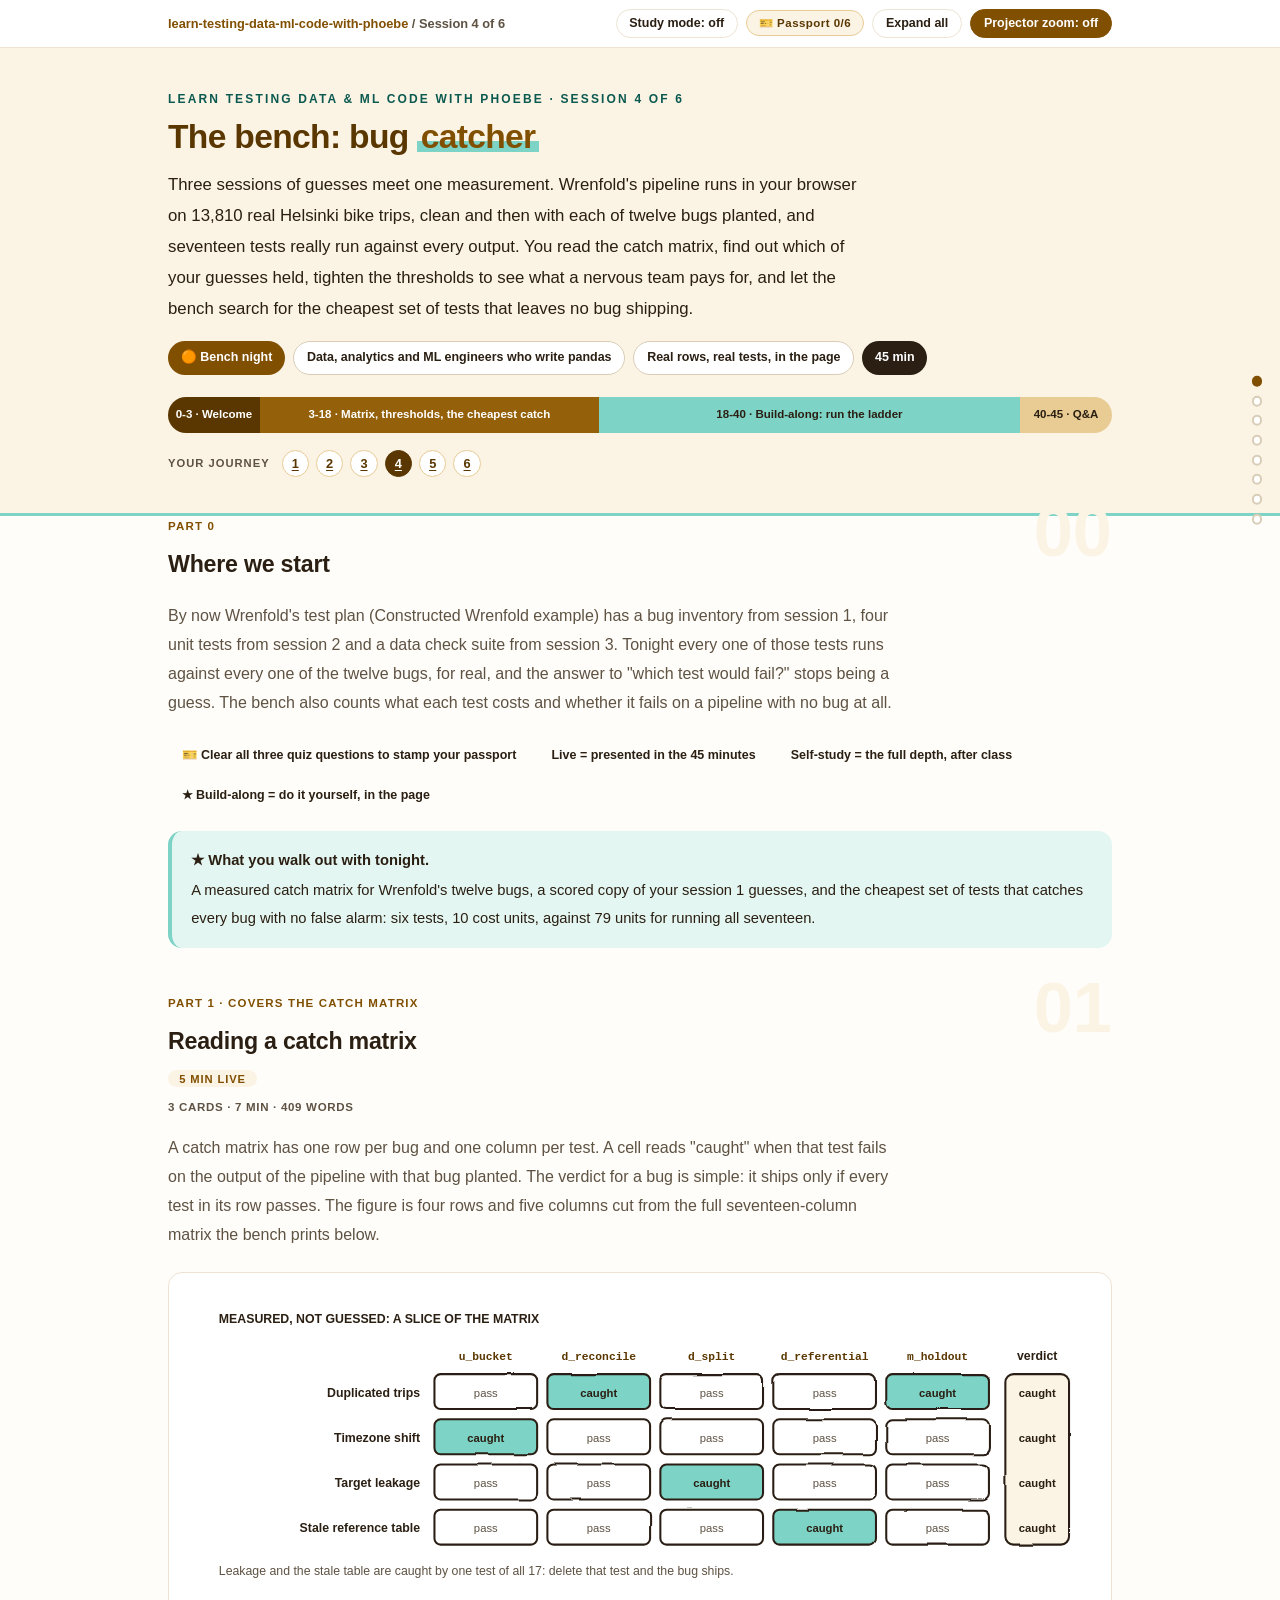
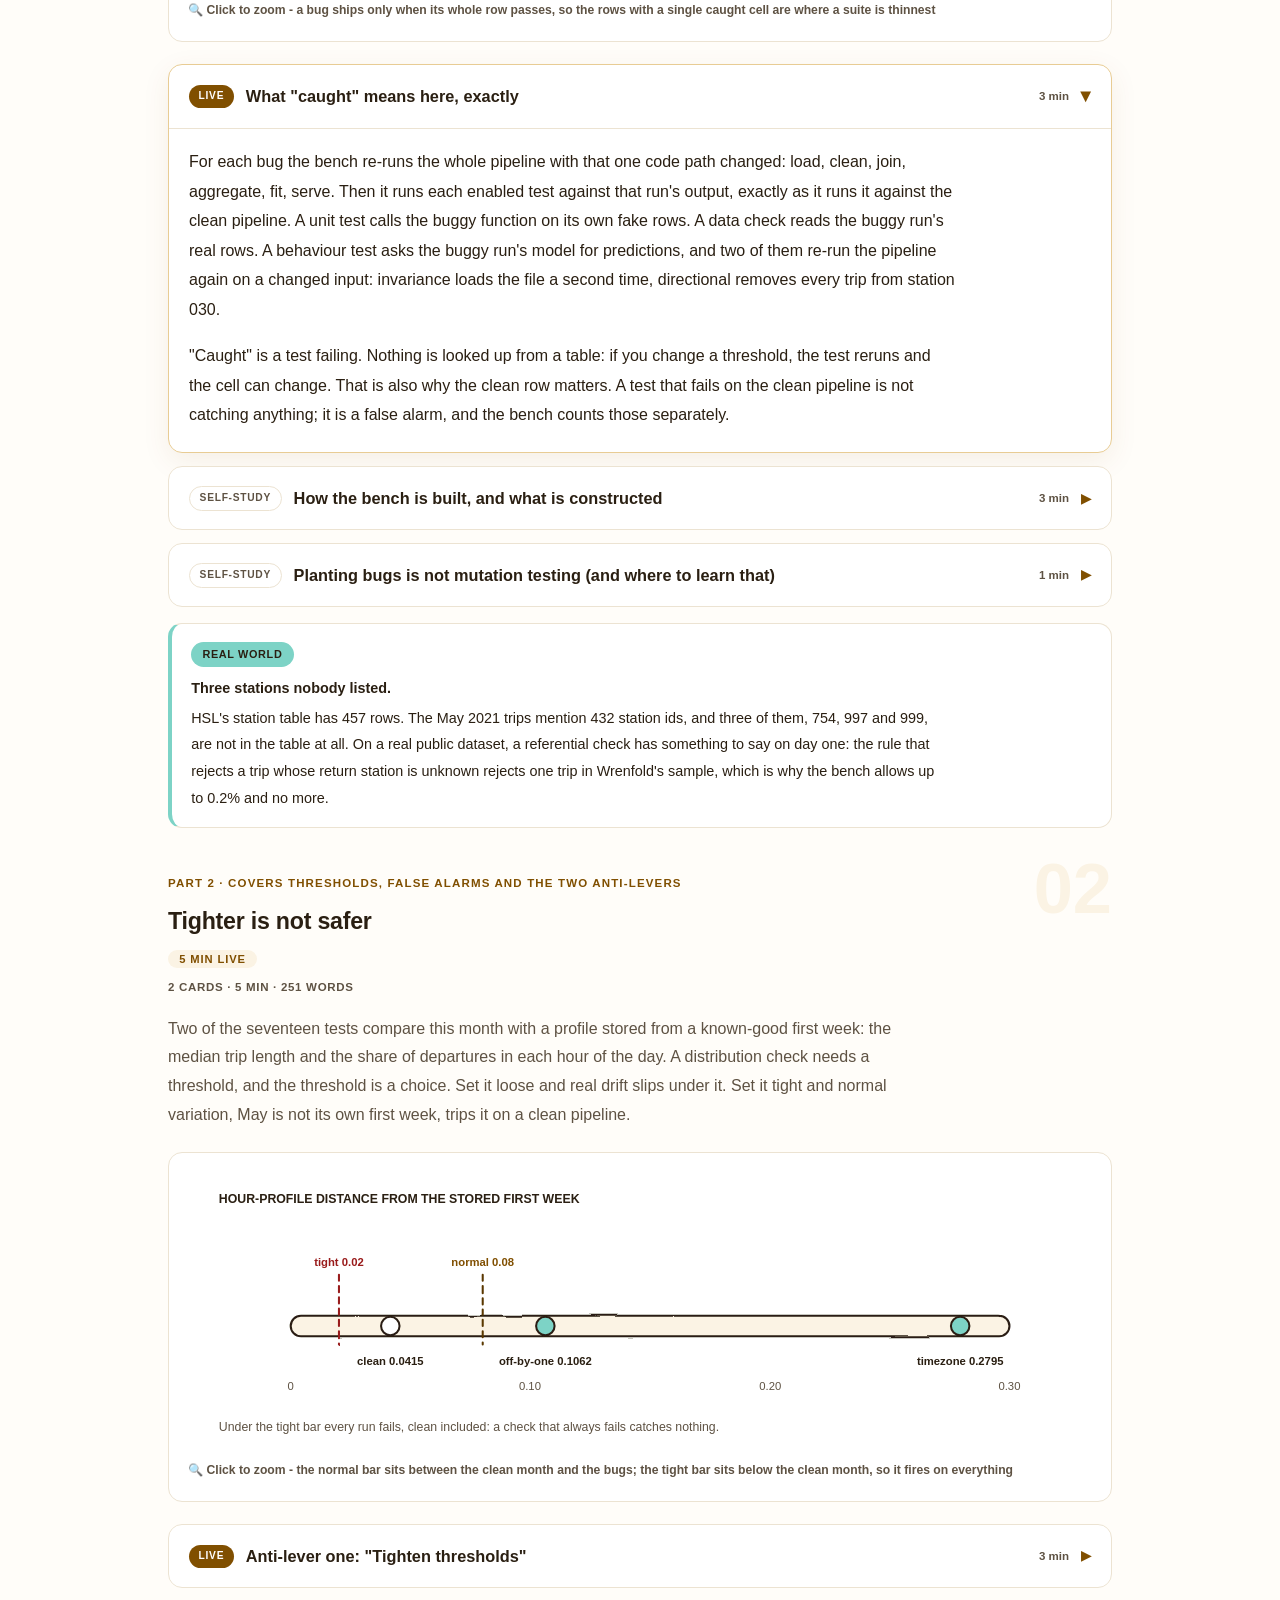
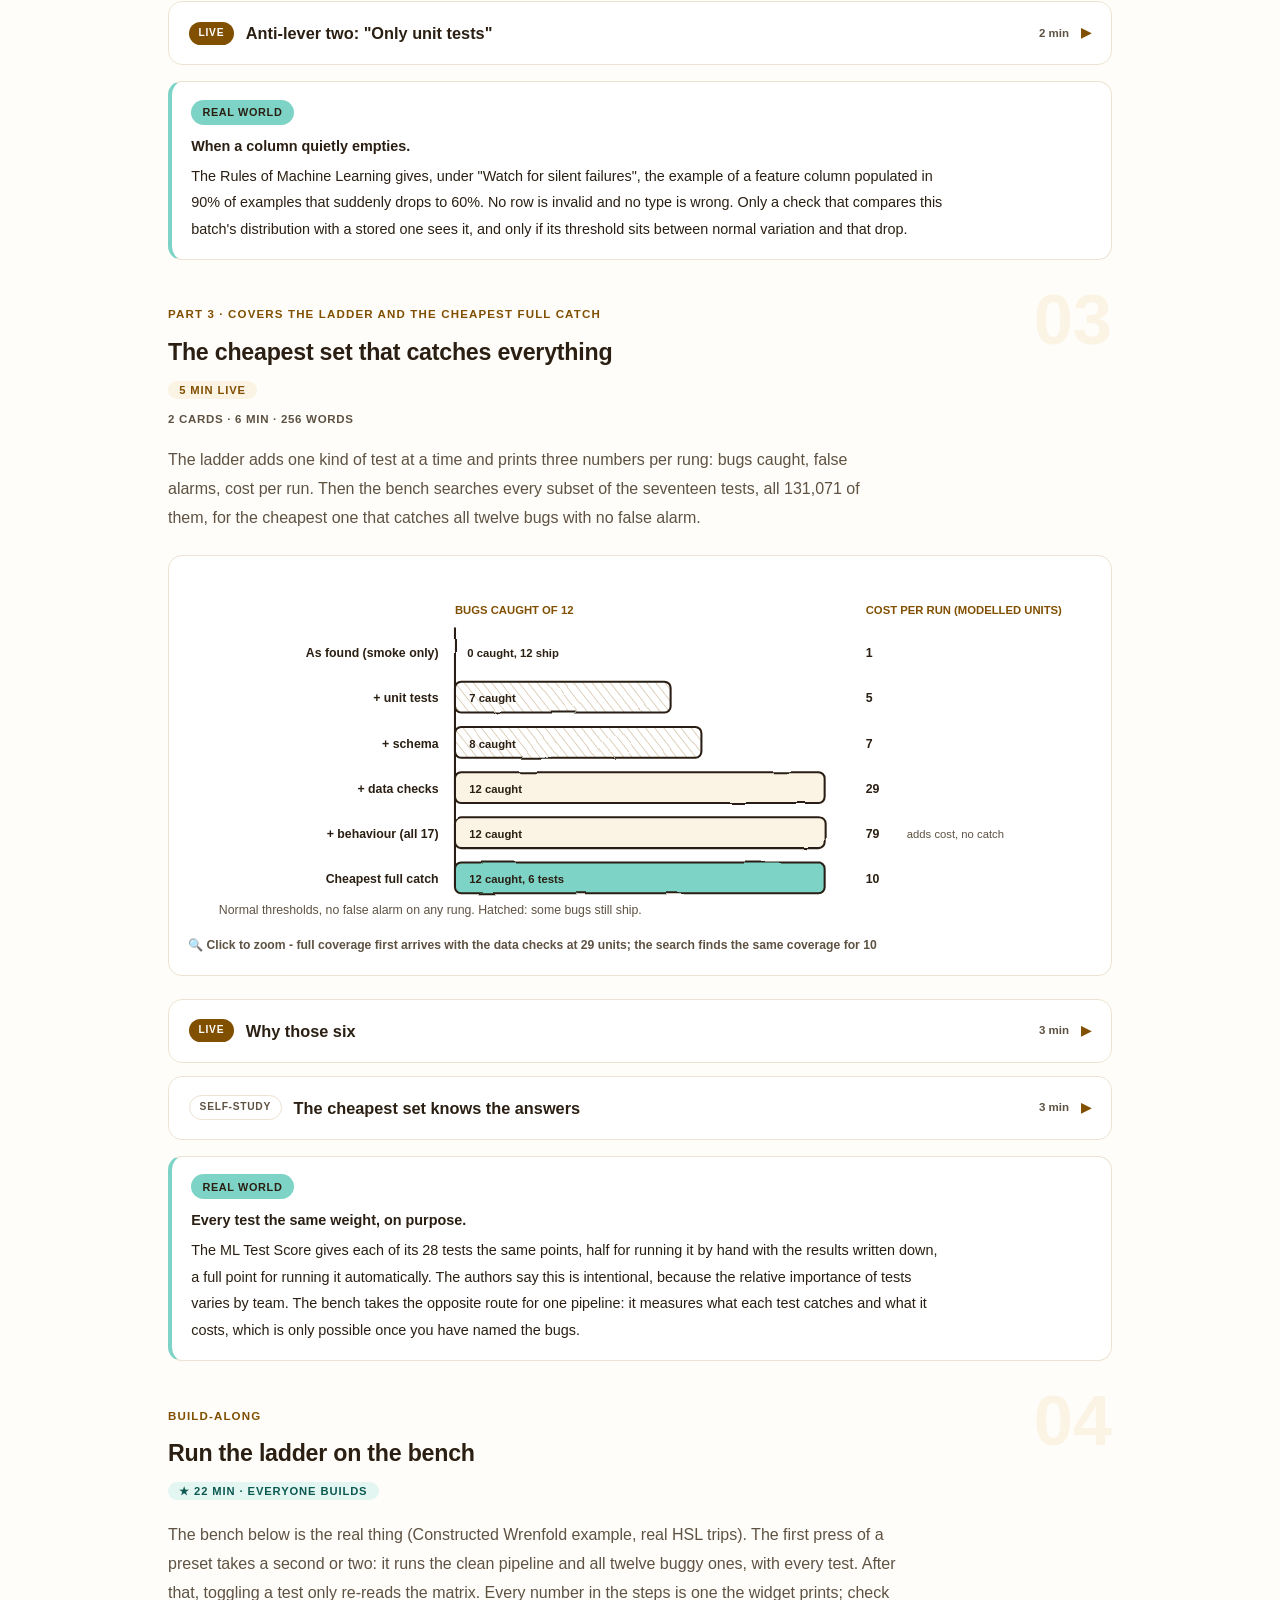
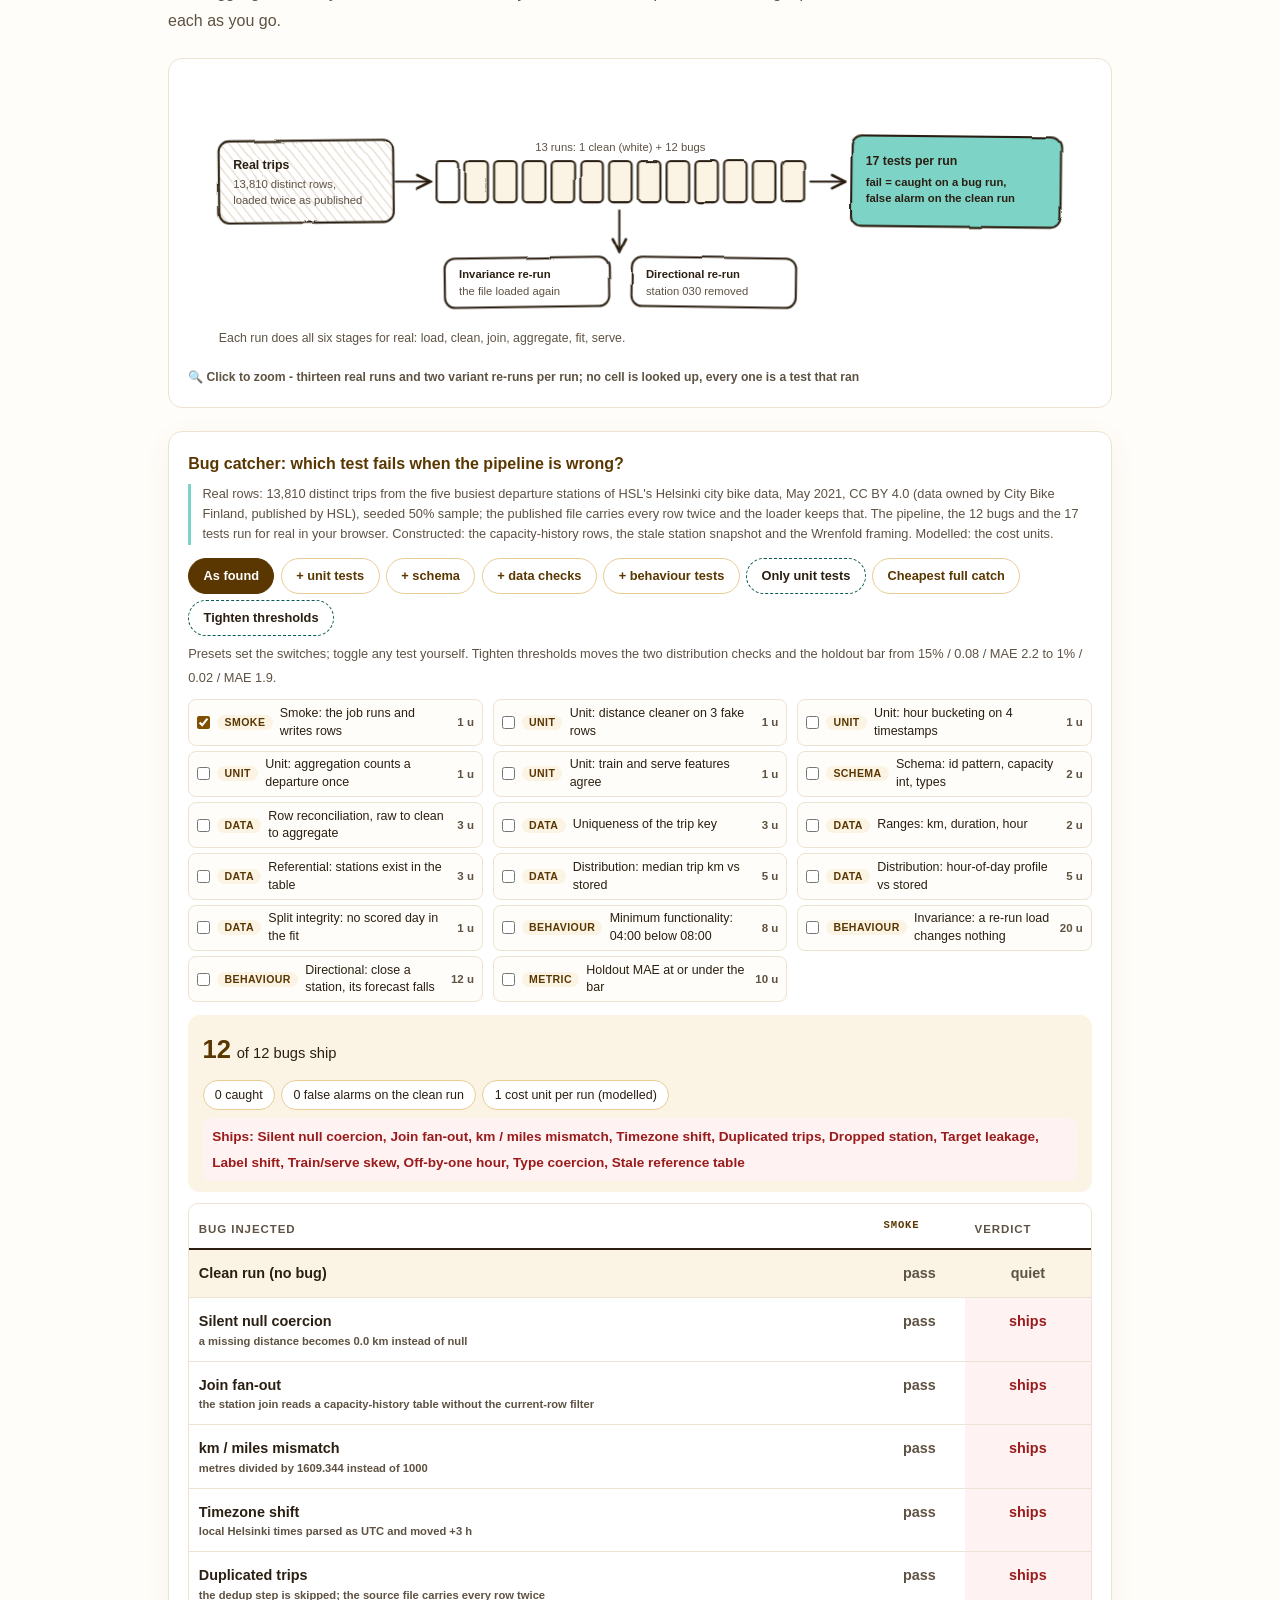
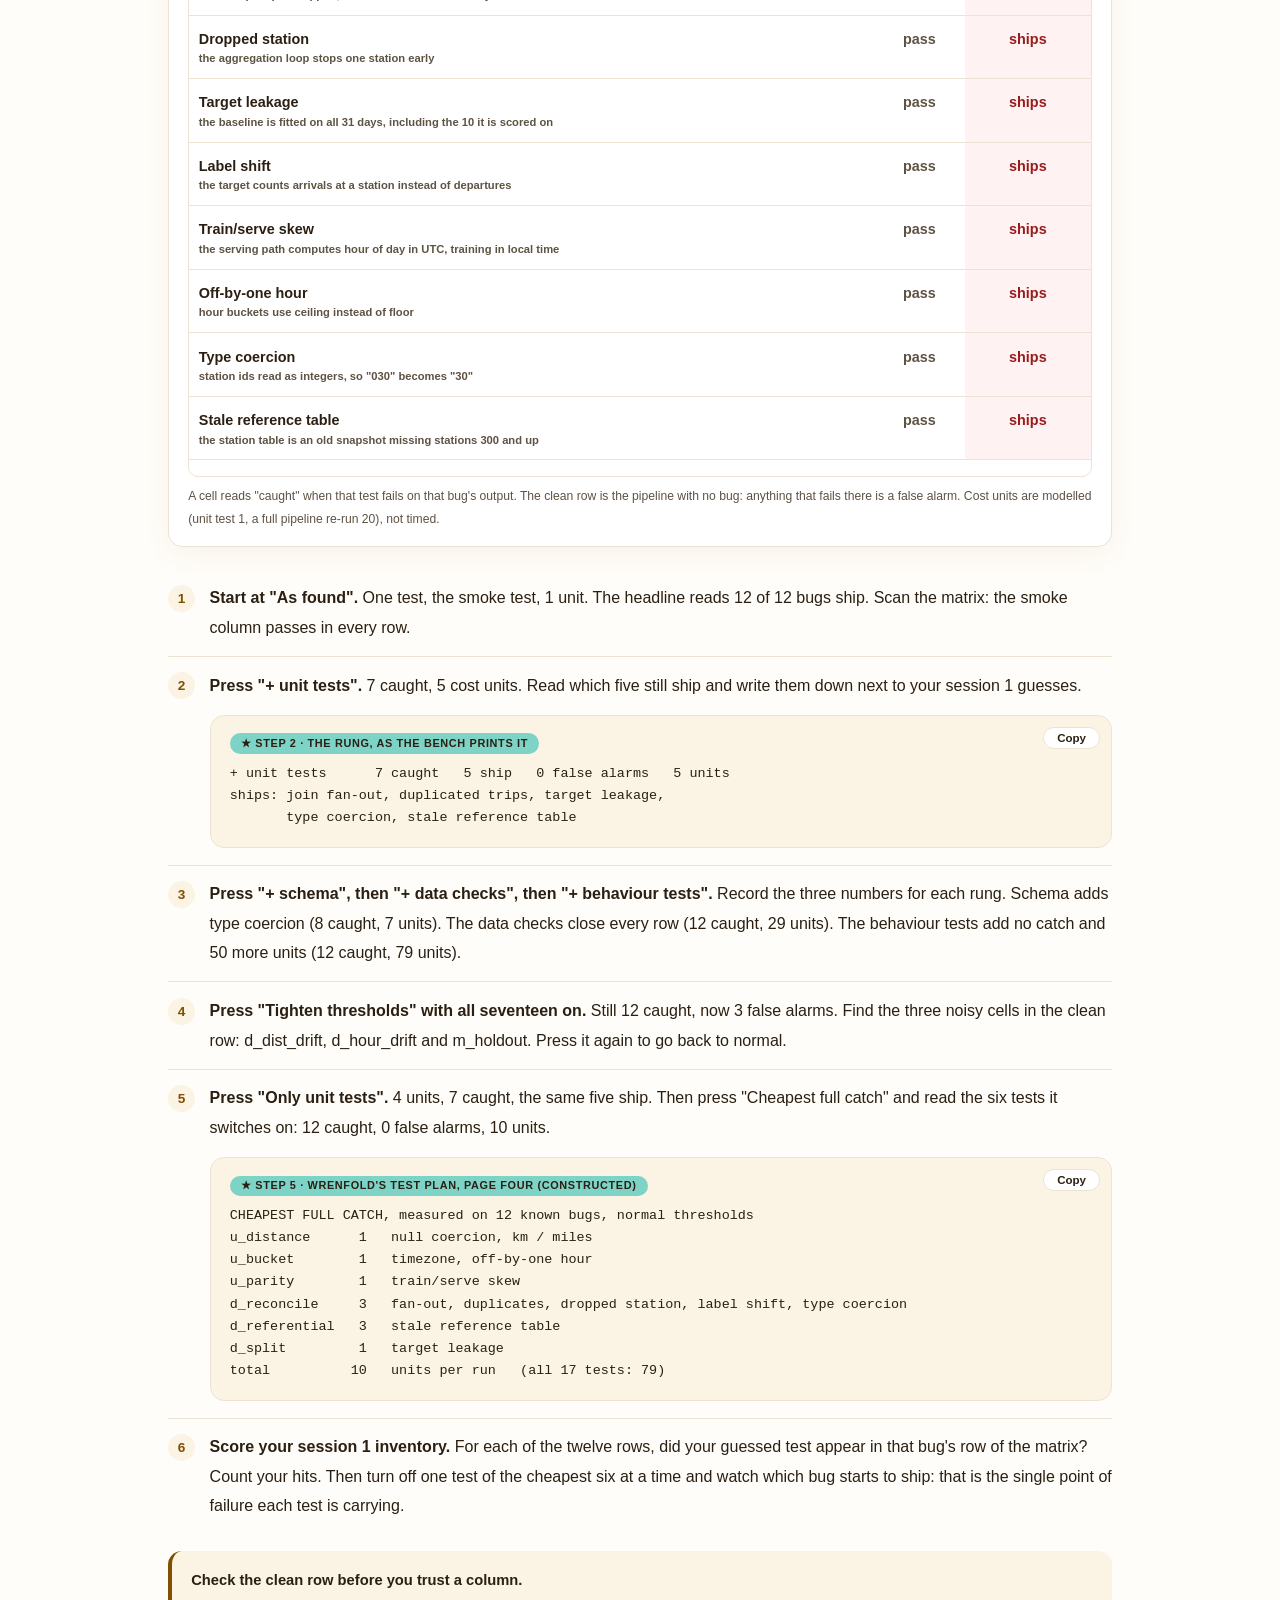
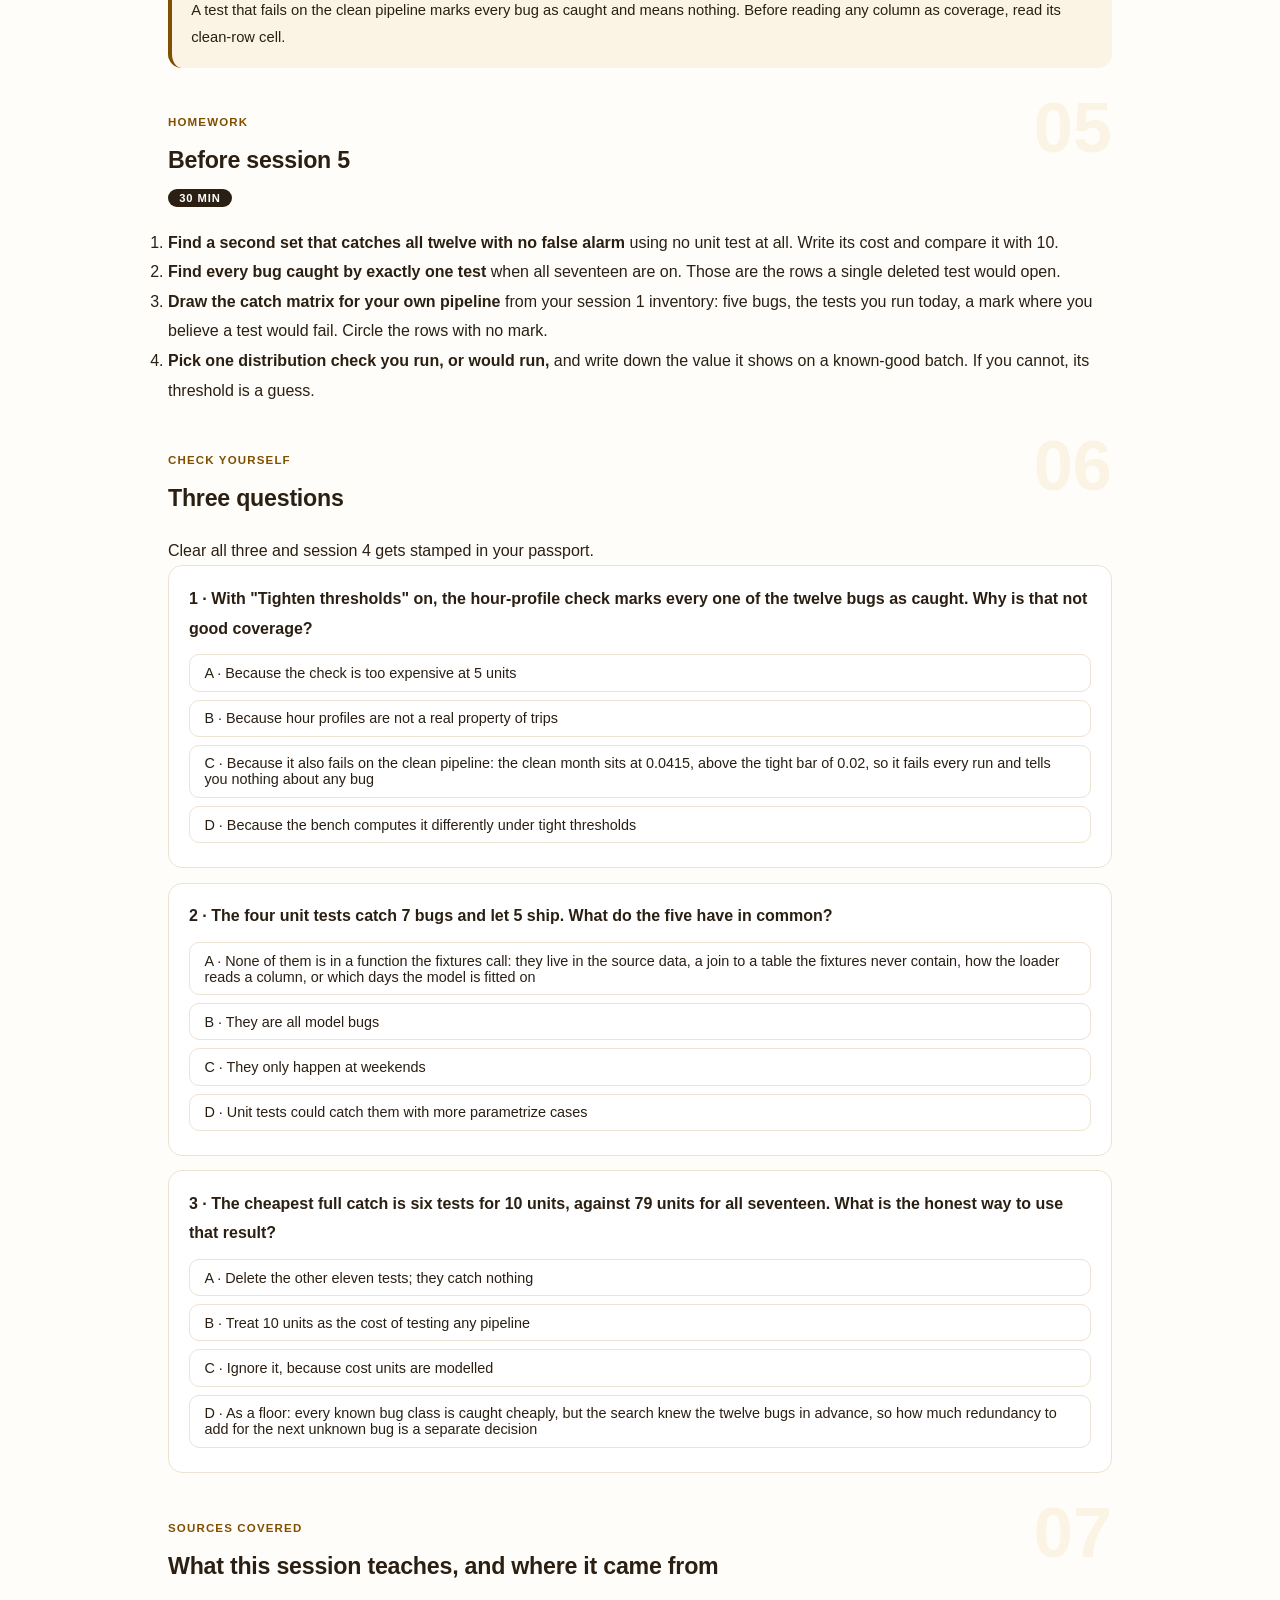
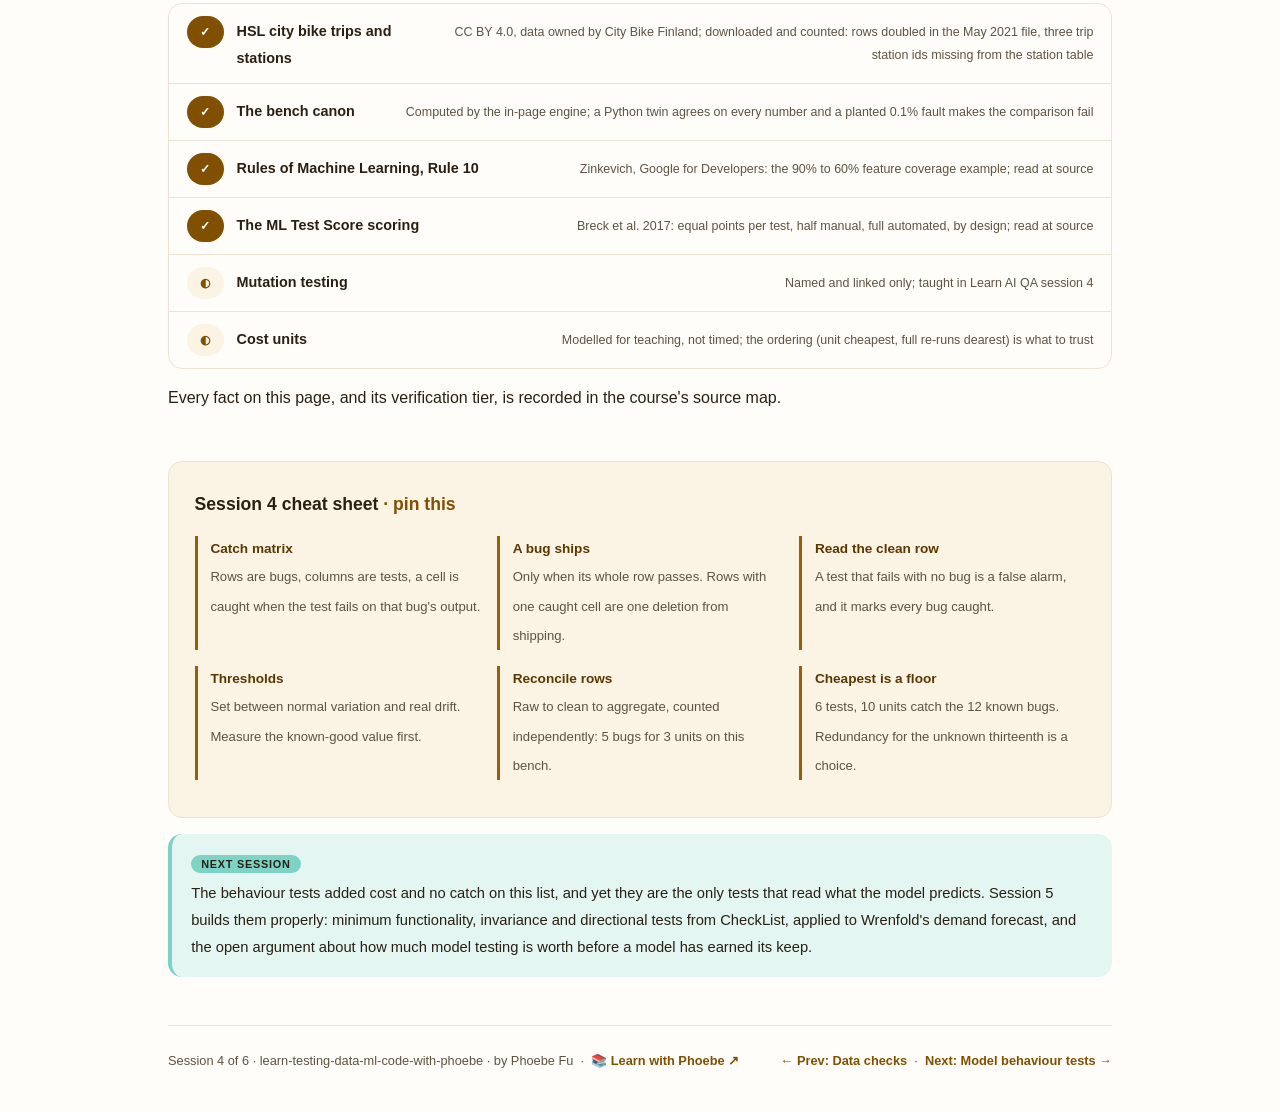
<file: courses/04-the-bug-catcher.html>
<!DOCTYPE html>
<html lang="en">
<head>
<meta charset="UTF-8">
<meta name="viewport" content="width=device-width, initial-scale=1.0">
<!-- social:start -->
<meta name="description" content="Session 4 of 6. The bench: a real pipeline on real Helsinki bike trips, twelve bug injectors and seventeen tests running in your browser. Read the catch matrix, tighten the thresholds and count the false alarms, then find the cheapest set of tests that catches every bug.">
<meta property="og:type" content="article">
<meta property="og:site_name" content="Learn with Phoebe">
<meta property="og:title" content="The bug catcher - learn testing data ml code with phoebe">
<meta property="og:description" content="Session 4 of 6. Twelve bugs, seventeen tests, one catch matrix, computed for real in your browser. Six tests costing 10 units catch all twelve.">
<meta property="og:url" content="https://phoebefu6.github.io/learn-testing-data-ml-code-with-phoebe/courses/04-the-bug-catcher.html">
<meta property="og:image" content="https://phoebefu6.github.io/learn-testing-data-ml-code-with-phoebe/assets/og-cover.png">
<meta property="og:image:width" content="1200">
<meta property="og:image:height" content="630">
<meta name="twitter:card" content="summary_large_image">
<meta name="twitter:title" content="The bug catcher - learn testing data ml code with phoebe">
<meta name="twitter:description" content="Session 4 of 6. A catch matrix computed in your browser, a threshold trap, and the cheapest full catch.">
<meta name="twitter:image" content="https://phoebefu6.github.io/learn-testing-data-ml-code-with-phoebe/assets/og-cover.png">
<!-- social:end -->
<title>Session 4 · The bug catcher - learn testing data ml code with phoebe</title>
<link rel="stylesheet" href="../assets/style.css?v=1">
</head>
<body>

<div class="toolbar">
  <div class="wrap">
    <span class="crumb"><a href="../index.html">learn-testing-data-ml-code-with-phoebe</a> / Session 4 of 6</span>
    <button class="btn" id="toggle-all" type="button">Expand all</button>
    <button class="btn primary" id="zoom-toggle" type="button">Projector zoom: off</button>
  </div>
</div>

<header class="masthead">
  <div class="wrap">
    <div class="eyebrow">Learn Testing Data &amp; ML Code with Phoebe · Session 4 of 6</div>
    <h1>The bench: bug <span class="accent">catcher</span></h1>
    <p class="sub">Three sessions of guesses meet one measurement. Wrenfold's pipeline runs in your browser on 13,810 real Helsinki bike trips, clean and then with each of twelve bugs planted, and seventeen tests really run against every output. You read the catch matrix, find out which of your guesses held, tighten the thresholds to see what a nervous team pays for, and let the bench search for the cheapest set of tests that leaves no bug shipping.</p>
    <div class="chip-row">
      <span class="chip level">🟠 Bench night</span>
      <span class="chip audience">Data, analytics and ML engineers who write pandas</span>
      <span class="chip audience">Real rows, real tests, in the page</span>
      <span class="chip time">45 min</span>
    </div>
    <div class="agenda">
      <span class="a1" style="flex:1">0-3 · Welcome</span>
      <span class="a2" style="flex:4">3-18 · Matrix, thresholds, the cheapest catch</span>
      <span class="a3" style="flex:5">18-40 · Build-along: run the ladder</span>
      <span class="a4" style="flex:1">40-45 · Q&amp;A</span>
    </div>
  </div>
</header>

<main class="wrap">

  <section class="section" id="intro">
    <div class="section-kicker">
      <span class="klabel">Part 0</span>
      <h2>Where we start</h2>
    </div>
    <p class="lede">By now Wrenfold's test plan (Constructed Wrenfold example) has a bug inventory from session 1, four unit tests from session 2 and a data check suite from session 3. Tonight every one of those tests runs against every one of the twelve bugs, for real, and the answer to "which test would fail?" stops being a guess. The bench also counts what each test costs and whether it fails on a pipeline with no bug at all.</p>

    <div class="legend">
      <span class="pill">🎫 Clear all three quiz questions to stamp your passport</span>
      <span class="pill">Live = presented in the 45 minutes</span>
      <span class="pill">Self-study = the full depth, after class</span>
      <span class="pill">★ Build-along = do it yourself, in the page</span>
    </div>

    <div class="callout win">
      <p><strong>★ What you walk out with tonight.</strong> A measured catch matrix for Wrenfold's twelve bugs, a scored copy of your session 1 guesses, and the cheapest set of tests that catches every bug with no false alarm: six tests, 10 cost units, against 79 units for running all seventeen.</p>
    </div>
  </section>

  <section class="section" id="part-1">
    <div class="section-kicker">
      <span class="klabel">Part 1 · covers the catch matrix</span>
      <h2>Reading a catch matrix</h2>
      <span class="tag concept">5 min live</span>
    </div>
    <p class="lede">A catch matrix has one row per bug and one column per test. A cell reads "caught" when that test fails on the output of the pipeline with that bug planted. The verdict for a bug is simple: it ships only if every test in its row passes. The figure is four rows and five columns cut from the full seventeen-column matrix the bench prints below.</p>

    <figure class="zoomable">
      <svg viewBox="0 0 880 290" xmlns="http://www.w3.org/2000/svg" role="img" aria-label="A slice of the measured catch matrix. Duplicated trips is caught by the row reconciliation and the holdout threshold. Timezone shift is caught by the hour-bucketing unit test. Target leakage is caught only by the split integrity check. Stale reference table is caught only by the referential check. Every row has at least one caught cell, so in this slice no bug ships; remove the one test in the leakage or stale rows and that bug ships.">
        <defs>
          <filter id="s4aSk" x="-3%" y="-3%" width="106%" height="106%"><feTurbulence type="fractalNoise" baseFrequency="0.02" numOctaves="2" seed="13" result="n"/><feDisplacementMap in="SourceGraphic" in2="n" scale="2.4" xChannelSelector="R" yChannelSelector="G"/></filter>
        </defs>
        <style>
          .s4aH { font: 800 12px Inter, sans-serif; fill: #2A1F12; }
          .s4aC { font: 700 11px ui-monospace, Menlo, monospace; fill: #5A3700; }
          .s4aL { font: 600 12px Inter, sans-serif; fill: #2A1F12; }
          .s4aK { font: 800 11px Inter, sans-serif; fill: #2A1F12; }
          .s4aS { font: 400 11px Inter, sans-serif; fill: #5E5243; }
          .s4aN { font: 400 12px Inter, sans-serif; fill: #5E5243; }
        </style>

        <text class="s4aH" x="30" y="30">MEASURED, NOT GUESSED: A SLICE OF THE MATRIX</text>

        <text class="s4aC" x="290" y="66" text-anchor="middle">u_bucket</text>
        <text class="s4aC" x="400" y="66" text-anchor="middle">d_reconcile</text>
        <text class="s4aC" x="510" y="66" text-anchor="middle">d_split</text>
        <text class="s4aC" x="620" y="66" text-anchor="middle">d_referential</text>
        <text class="s4aC" x="730" y="66" text-anchor="middle">m_holdout</text>
        <text class="s4aH" x="827" y="66" text-anchor="middle">verdict</text>

        <g filter="url(#s4aSk)" fill="none" stroke="#2A1F12" stroke-width="2" stroke-linecap="round" stroke-linejoin="round">
          <rect x="240" y="80" width="100" height="34" rx="6" fill="#FFFFFF"/>
          <rect x="350" y="80" width="100" height="34" rx="6" fill="#7DD3C6"/>
          <rect x="460" y="80" width="100" height="34" rx="6" fill="#FFFFFF"/>
          <rect x="570" y="80" width="100" height="34" rx="6" fill="#FFFFFF"/>
          <rect x="680" y="80" width="100" height="34" rx="6" fill="#7DD3C6"/>
          <rect x="240" y="124" width="100" height="34" rx="6" fill="#7DD3C6"/>
          <rect x="350" y="124" width="100" height="34" rx="6" fill="#FFFFFF"/>
          <rect x="460" y="124" width="100" height="34" rx="6" fill="#FFFFFF"/>
          <rect x="570" y="124" width="100" height="34" rx="6" fill="#FFFFFF"/>
          <rect x="680" y="124" width="100" height="34" rx="6" fill="#FFFFFF"/>
          <rect x="240" y="168" width="100" height="34" rx="6" fill="#FFFFFF"/>
          <rect x="350" y="168" width="100" height="34" rx="6" fill="#FFFFFF"/>
          <rect x="460" y="168" width="100" height="34" rx="6" fill="#7DD3C6"/>
          <rect x="570" y="168" width="100" height="34" rx="6" fill="#FFFFFF"/>
          <rect x="680" y="168" width="100" height="34" rx="6" fill="#FFFFFF"/>
          <rect x="240" y="212" width="100" height="34" rx="6" fill="#FFFFFF"/>
          <rect x="350" y="212" width="100" height="34" rx="6" fill="#FFFFFF"/>
          <rect x="460" y="212" width="100" height="34" rx="6" fill="#FFFFFF"/>
          <rect x="570" y="212" width="100" height="34" rx="6" fill="#7DD3C6"/>
          <rect x="680" y="212" width="100" height="34" rx="6" fill="#FFFFFF"/>
          <rect x="796" y="80" width="62" height="166" rx="8" fill="#FBF3E4"/>
        </g>

        <text class="s4aL" x="226" y="102" text-anchor="end">Duplicated trips</text>
        <text class="s4aL" x="226" y="146" text-anchor="end">Timezone shift</text>
        <text class="s4aL" x="226" y="190" text-anchor="end">Target leakage</text>
        <text class="s4aL" x="226" y="234" text-anchor="end">Stale reference table</text>

        <text class="s4aK" x="400" y="102" text-anchor="middle">caught</text>
        <text class="s4aK" x="730" y="102" text-anchor="middle">caught</text>
        <text class="s4aK" x="290" y="146" text-anchor="middle">caught</text>
        <text class="s4aK" x="510" y="190" text-anchor="middle">caught</text>
        <text class="s4aK" x="620" y="234" text-anchor="middle">caught</text>
        <text class="s4aS" x="290" y="102" text-anchor="middle">pass</text>
        <text class="s4aS" x="510" y="102" text-anchor="middle">pass</text>
        <text class="s4aS" x="620" y="102" text-anchor="middle">pass</text>
        <text class="s4aS" x="400" y="146" text-anchor="middle">pass</text>
        <text class="s4aS" x="510" y="146" text-anchor="middle">pass</text>
        <text class="s4aS" x="620" y="146" text-anchor="middle">pass</text>
        <text class="s4aS" x="730" y="146" text-anchor="middle">pass</text>
        <text class="s4aS" x="290" y="190" text-anchor="middle">pass</text>
        <text class="s4aS" x="400" y="190" text-anchor="middle">pass</text>
        <text class="s4aS" x="620" y="190" text-anchor="middle">pass</text>
        <text class="s4aS" x="730" y="190" text-anchor="middle">pass</text>
        <text class="s4aS" x="290" y="234" text-anchor="middle">pass</text>
        <text class="s4aS" x="400" y="234" text-anchor="middle">pass</text>
        <text class="s4aS" x="510" y="234" text-anchor="middle">pass</text>
        <text class="s4aS" x="730" y="234" text-anchor="middle">pass</text>

        <text class="s4aK" x="827" y="102" text-anchor="middle">caught</text>
        <text class="s4aK" x="827" y="146" text-anchor="middle">caught</text>
        <text class="s4aK" x="827" y="190" text-anchor="middle">caught</text>
        <text class="s4aK" x="827" y="234" text-anchor="middle">caught</text>

        <text class="s4aN" x="30" y="276">Leakage and the stale table are caught by one test of all 17: delete that test and the bug ships.</text>
      </svg>
      <figcaption>🔍 Click to zoom - a bug ships only when its whole row passes, so the rows with a single caught cell are where a suite is thinnest</figcaption>
    </figure>

    <details class="card" open>
      <summary><span class="mode live">Live</span>What "caught" means here, exactly<span class="mini">3 min</span><span class="caret">▶</span></summary>
      <div class="body">
        <p>For each bug the bench re-runs the whole pipeline with that one code path changed: load, clean, join, aggregate, fit, serve. Then it runs each enabled test against that run's output, exactly as it runs it against the clean pipeline. A unit test calls the buggy function on its own fake rows. A data check reads the buggy run's real rows. A behaviour test asks the buggy run's model for predictions, and two of them re-run the pipeline again on a changed input: invariance loads the file a second time, directional removes every trip from station 030.</p>
        <p>"Caught" is a test failing. Nothing is looked up from a table: if you change a threshold, the test reruns and the cell can change. That is also why the clean row matters. A test that fails on the clean pipeline is not catching anything; it is a false alarm, and the bench counts those separately.</p>
      </div>
    </details>

    <details class="card">
      <summary><span class="mode self">Self-study</span>How the bench is built, and what is constructed<span class="mini">3 min</span><span class="caret">▶</span></summary>
      <div class="body">
        <p><strong>Real:</strong> the trips. HSL publishes Helsinki and Espoo city bike origin-destination data under CC BY 4.0; the data is owned by City Bike Finland. The bench ships every distinct trip departing the five busiest stations of May 2021 (ids 030, 126, 113, 041 and 021), a seeded 50% sample: 13,810 trips. The source file carries every row twice, and the loader keeps that, because it is a fact about the file. The station table is HSL's own, also CC BY 4.0.</p>
        <p><strong>Constructed:</strong> Wrenfold and its forecast; a capacity-history table with older rows for stations 126 and 113, so the join fan-out has something to fan out on; an old station snapshot lacking every station numbered 300 and up, standing in for a table nobody refreshed. <strong>Modelled:</strong> the cost units. Everything else, the pipeline, the twelve bugs and the seventeen tests, runs as code. A Python twin of the engine produces the same numbers to the last decimal, and a planted 0.1% fault in one number makes the comparison fail, so the check is known to bite.</p>
      </div>
    </details>

    <details class="card">
      <summary><span class="mode self">Self-study</span>Planting bugs is not mutation testing (and where to learn that)<span class="mini">1 min</span><span class="caret">▶</span></summary>
      <div class="body">
        <p>Planting a known bug and asking which test fails is the same idea mutation testing automates: generate many small changes to the code and score a suite by how many it kills. That technique, its tools and its scoring are taught in <a href="https://phoebefu6.github.io/learn-ai-qa-with-phoebe/courses/04-mutation-testing.html">Learn AI QA, session 4</a>. The difference here is the choice of bugs: twelve hand-picked data and ML bug classes rather than mechanical mutations, because the question is which kind of test sees which kind of data bug.</p>
      </div>
    </details>

    <div class="callout example">
      <span class="ex-pill">Real world</span>
      <p><strong>Three stations nobody listed.</strong> HSL's station table has 457 rows. The May 2021 trips mention 432 station ids, and three of them, 754, 997 and 999, are not in the table at all. On a real public dataset, a referential check has something to say on day one: the rule that rejects a trip whose return station is unknown rejects one trip in Wrenfold's sample, which is why the bench allows up to 0.2% and no more.</p>
    </div>
  </section>

  <section class="section" id="part-2">
    <div class="section-kicker">
      <span class="klabel">Part 2 · covers thresholds, false alarms and the two anti-levers</span>
      <h2>Tighter is not safer</h2>
      <span class="tag concept">5 min live</span>
    </div>
    <p class="lede">Two of the seventeen tests compare this month with a profile stored from a known-good first week: the median trip length and the share of departures in each hour of the day. A distribution check needs a threshold, and the threshold is a choice. Set it loose and real drift slips under it. Set it tight and normal variation, May is not its own first week, trips it on a clean pipeline.</p>

    <figure class="zoomable">
      <svg viewBox="0 0 880 270" xmlns="http://www.w3.org/2000/svg" role="img" aria-label="The hour-profile check on one axis from 0 to 0.30. The clean month sits at 0.0415, the off-by-one bug at 0.1062 and the timezone bug at 0.2795. The normal threshold at 0.08 passes the clean month and flags both bugs. The tight threshold at 0.02 sits left of the clean month, so it fails every run, clean or buggy.">
        <defs>
          <filter id="s4bSk" x="-3%" y="-3%" width="106%" height="106%"><feTurbulence type="fractalNoise" baseFrequency="0.02" numOctaves="2" seed="29" result="n"/><feDisplacementMap in="SourceGraphic" in2="n" scale="2.4" xChannelSelector="R" yChannelSelector="G"/></filter>
        </defs>
        <style>
          .s4bH { font: 800 12px Inter, sans-serif; fill: #2A1F12; }
          .s4bL { font: 600 11px Inter, sans-serif; fill: #2A1F12; }
          .s4bS { font: 400 11px Inter, sans-serif; fill: #5E5243; }
          .s4bR { font: 800 11px Inter, sans-serif; fill: #991B1B; }
          .s4bA { font: 700 11px Inter, sans-serif; fill: #804F00; }
          .s4bN { font: 400 12px Inter, sans-serif; fill: #5E5243; }
        </style>

        <text class="s4bH" x="30" y="30">HOUR-PROFILE DISTANCE FROM THE STORED FIRST WEEK</text>

        <g filter="url(#s4bSk)" fill="none" stroke="#2A1F12" stroke-width="2" stroke-linecap="round" stroke-linejoin="round">
          <rect x="100" y="140" width="700" height="20" rx="10" fill="#FBF3E4"/>
          <path d="M287 100 L287 168" stroke="#5A3700" stroke-dasharray="6 5"/>
          <path d="M147 100 L147 168" stroke="#991B1B" stroke-dasharray="6 5"/>
          <circle cx="197" cy="150" r="9" fill="#FFFFFF"/>
          <circle cx="348" cy="150" r="9" fill="#7DD3C6"/>
          <circle cx="752" cy="150" r="9" fill="#7DD3C6"/>
        </g>

        <text class="s4bR" x="147" y="92" text-anchor="middle">tight 0.02</text>
        <text class="s4bA" x="287" y="92" text-anchor="middle">normal 0.08</text>

        <text class="s4bL" x="197" y="188" text-anchor="middle">clean 0.0415</text>
        <text class="s4bL" x="348" y="188" text-anchor="middle">off-by-one 0.1062</text>
        <text class="s4bL" x="752" y="188" text-anchor="middle">timezone 0.2795</text>

        <text class="s4bS" x="100" y="212" text-anchor="middle">0</text>
        <text class="s4bS" x="333" y="212" text-anchor="middle">0.10</text>
        <text class="s4bS" x="567" y="212" text-anchor="middle">0.20</text>
        <text class="s4bS" x="800" y="212" text-anchor="middle">0.30</text>

        <text class="s4bN" x="30" y="252">Under the tight bar every run fails, clean included: a check that always fails catches nothing.</text>
      </svg>
      <figcaption>🔍 Click to zoom - the normal bar sits between the clean month and the bugs; the tight bar sits below the clean month, so it fires on everything</figcaption>
    </figure>

    <details class="card">
      <summary><span class="mode live">Live</span>Anti-lever one: "Tighten thresholds"<span class="mini">3 min</span><span class="caret">▶</span></summary>
      <div class="body">
        <p>The button moves three bars at once: the median trip length check from 15% to 1%, the hour-profile check from 0.08 to 0.02 and the holdout error bar from 2.2 to 1.9. With all seventeen tests on, the bench still catches 12 of 12 bugs, and now reports 3 false alarms on the clean run. The clean month's median trip is 2.0095 km against the stored week's 1.982, and its forecast error is 1.9113, a little over 1.9. Nothing is wrong with the clean pipeline. The month is just not its first week.</p>
        <p>A false alarm costs more than the minute it takes to dismiss. Every one teaches the on-call person that this check is noise, and the next real failure of that check gets dismissed with the same click. Session 6 comes back to this as flaky data tests.</p>
      </div>
    </details>

    <details class="card">
      <summary><span class="mode live">Live</span>Anti-lever two: "Only unit tests"<span class="mini">2 min</span><span class="caret">▶</span></summary>
      <div class="body">
        <p>Turn on the four unit tests and nothing else. They cost 4 units, catch 7 bugs, and let 5 ship: join fan-out, duplicated trips, target leakage, type coercion and the stale reference table. Look at where those five live. Two are in the data itself (the source file's doubled rows, a station table nobody refreshed), one is in a join to a table the fixtures never contain, one is in how the loader reads a column, and one is in which days the model is fitted on. A unit test exercises the function you call on the rows you wrote. None of those five is in a function a fixture calls.</p>
      </div>
    </details>

    <div class="callout example">
      <span class="ex-pill">Real world</span>
      <p><strong>When a column quietly empties.</strong> The Rules of Machine Learning gives, under "Watch for silent failures", the example of a feature column populated in 90% of examples that suddenly drops to 60%. No row is invalid and no type is wrong. Only a check that compares this batch's distribution with a stored one sees it, and only if its threshold sits between normal variation and that drop.</p>
    </div>
  </section>

  <section class="section" id="part-3">
    <div class="section-kicker">
      <span class="klabel">Part 3 · covers the ladder and the cheapest full catch</span>
      <h2>The cheapest set that catches everything</h2>
      <span class="tag concept">5 min live</span>
    </div>
    <p class="lede">The ladder adds one kind of test at a time and prints three numbers per rung: bugs caught, false alarms, cost per run. Then the bench searches every subset of the seventeen tests, all 131,071 of them, for the cheapest one that catches all twelve bugs with no false alarm.</p>

    <figure class="zoomable">
      <svg viewBox="0 0 880 340" xmlns="http://www.w3.org/2000/svg" role="img" aria-label="Bugs caught out of 12 and cost per run for each rung, normal thresholds. As found, the smoke test only: 0 caught, 1 unit. Plus unit tests: 7 caught, 5 units. Plus schema: 8 caught, 7 units. Plus data checks: 12 caught, 29 units. Plus behaviour tests, all seventeen: 12 caught, 79 units. Cheapest full catch, six tests: 12 caught, 10 units. No rung has a false alarm.">
        <defs>
          <filter id="s4cSk" x="-3%" y="-3%" width="106%" height="106%"><feTurbulence type="fractalNoise" baseFrequency="0.02" numOctaves="2" seed="31" result="n"/><feDisplacementMap in="SourceGraphic" in2="n" scale="2.4" xChannelSelector="R" yChannelSelector="G"/></filter>
          <pattern id="s4cHc" patternUnits="userSpaceOnUse" width="7" height="7" patternTransform="rotate(-38)"><line x1="0" y1="0" x2="0" y2="7" stroke="#804F00" stroke-width="1" opacity=".5"/></pattern>
        </defs>
        <style>
          .s4cH { font: 800 12px Inter, sans-serif; fill: #2A1F12; }
          .s4cL { font: 600 12px Inter, sans-serif; fill: #2A1F12; }
          .s4cK { font: 800 11px Inter, sans-serif; fill: #2A1F12; }
          .s4cS { font: 400 11px Inter, sans-serif; fill: #5E5243; }
          .s4cA { font: 700 11px Inter, sans-serif; fill: #804F00; }
          .s4cN { font: 400 12px Inter, sans-serif; fill: #5E5243; }
        </style>

        <text class="s4cA" x="260" y="38">BUGS CAUGHT OF 12</text>
        <text class="s4cA" x="660" y="38">COST PER RUN (MODELLED UNITS)</text>

        <g filter="url(#s4cSk)" fill="none" stroke="#2A1F12" stroke-width="2" stroke-linecap="round" stroke-linejoin="round">
          <path d="M260 52 L260 304"/>
          <rect x="260" y="104" width="210" height="30" rx="6" fill="url(#s4cHc)"/>
          <rect x="260" y="148" width="240" height="30" rx="6" fill="url(#s4cHc)"/>
          <rect x="260" y="192" width="360" height="30" rx="6" fill="#FBF3E4"/>
          <rect x="260" y="236" width="360" height="30" rx="6" fill="#FBF3E4"/>
          <rect x="260" y="280" width="360" height="30" rx="6" fill="#7DD3C6"/>
        </g>

        <text class="s4cL" x="244" y="80" text-anchor="end">As found (smoke only)</text>
        <text class="s4cL" x="244" y="124" text-anchor="end">+ unit tests</text>
        <text class="s4cL" x="244" y="168" text-anchor="end">+ schema</text>
        <text class="s4cL" x="244" y="212" text-anchor="end">+ data checks</text>
        <text class="s4cL" x="244" y="256" text-anchor="end">+ behaviour (all 17)</text>
        <text class="s4cH" x="244" y="300" text-anchor="end">Cheapest full catch</text>

        <text class="s4cK" x="272" y="80">0 caught, 12 ship</text>
        <text class="s4cK" x="274" y="124">7 caught</text>
        <text class="s4cK" x="274" y="168">8 caught</text>
        <text class="s4cK" x="274" y="212">12 caught</text>
        <text class="s4cK" x="274" y="256">12 caught</text>
        <text class="s4cK" x="274" y="300">12 caught, 6 tests</text>

        <text class="s4cL" x="660" y="80">1</text>
        <text class="s4cL" x="660" y="124">5</text>
        <text class="s4cL" x="660" y="168">7</text>
        <text class="s4cL" x="660" y="212">29</text>
        <text class="s4cL" x="660" y="256">79</text>
        <text class="s4cH" x="660" y="300">10</text>

        <text class="s4cS" x="700" y="256">adds cost, no catch</text>
        <text class="s4cN" x="30" y="330">Normal thresholds, no false alarm on any rung. Hatched: some bugs still ship.</text>
      </svg>
      <figcaption>🔍 Click to zoom - full coverage first arrives with the data checks at 29 units; the search finds the same coverage for 10</figcaption>
    </figure>

    <details class="card">
      <summary><span class="mode live">Live</span>Why those six<span class="mini">3 min</span><span class="caret">▶</span></summary>
      <div class="body">
        <table class="clean">
          <tr><th>Test (cost)</th><th>Bugs it covers in the cheapest set</th></tr>
          <tr><td>u_distance (1)</td><td>silent null coercion, km / miles mismatch</td></tr>
          <tr><td>u_bucket (1)</td><td>timezone shift, off-by-one hour</td></tr>
          <tr><td>u_parity (1)</td><td>train/serve skew</td></tr>
          <tr><td>d_reconcile (3)</td><td>join fan-out, duplicated trips, dropped station, label shift, type coercion</td></tr>
          <tr><td>d_referential (3)</td><td>stale reference table (and type coercion again)</td></tr>
          <tr><td>d_split (1)</td><td>target leakage</td></tr>
        </table>
        <p>Three cheap unit tests take the four bugs that live inside small functions, plus the skew. The row reconciliation, counting rows from raw to clean to aggregate with its own independent code, is the single most productive test on the bench: five bugs for 3 units. The other two data checks each own one bug nothing else in the set sees. The set is the only one at 10 units; the next cheapest sets cost 11.</p>
      </div>
    </details>

    <details class="card">
      <summary><span class="mode self">Self-study</span>The cheapest set knows the answers<span class="mini">3 min</span><span class="caret">▶</span></summary>
      <div class="body">
        <p>The search had something a real team never has: the list of bugs. It found the cheapest cover for these twelve. Next month's bug is a thirteenth, and the set has no slack for it: leakage and the stale table are each caught by exactly one test in it. The seven tests the search dropped are not useless; several are the second line on bugs the set already covers, and the behaviour tests are the only ones that read the model's predictions at all.</p>
        <p>So read the result as a floor, not a plan. "Every bug class we know about is caught by at least one cheap test" is the minimum; how much redundancy to buy on top, and where to run it, is the strategy question session 6 answers with a runtime budget.</p>
      </div>
    </details>

    <div class="callout example">
      <span class="ex-pill">Real world</span>
      <p><strong>Every test the same weight, on purpose.</strong> The ML Test Score gives each of its 28 tests the same points, half for running it by hand with the results written down, a full point for running it automatically. The authors say this is intentional, because the relative importance of tests varies by team. The bench takes the opposite route for one pipeline: it measures what each test catches and what it costs, which is only possible once you have named the bugs.</p>
    </div>
  </section>

  <section class="section" id="demo-1">
    <div class="section-kicker">
      <span class="klabel">Build-along</span>
      <h2>Run the ladder on the bench</h2>
      <span class="tag demo">★ 22 min · everyone builds</span>
    </div>
    <p class="lede">The bench below is the real thing (Constructed Wrenfold example, real HSL trips). The first press of a preset takes a second or two: it runs the clean pipeline and all twelve buggy ones, with every test. After that, toggling a test only re-reads the matrix. Every number in the steps is one the widget prints; check each as you go.</p>

    <figure class="zoomable">
      <svg viewBox="0 0 880 270" xmlns="http://www.w3.org/2000/svg" role="img" aria-label="How the bench computes the matrix. The real trips, loaded twice as the file carries them, feed thirteen pipeline runs: one clean and one for each of the twelve bugs. Each run produces cleaned rows, counts, a fitted model and forecasts. Each enabled test runs against each run's output and marks the cell caught when it fails. Invariance and directional tests each re-run the pipeline again on a changed input: the file loaded a second time, or station 030's trips removed.">
        <defs>
          <filter id="s4dSk" x="-3%" y="-3%" width="106%" height="106%"><feTurbulence type="fractalNoise" baseFrequency="0.02" numOctaves="2" seed="43" result="n"/><feDisplacementMap in="SourceGraphic" in2="n" scale="2.4" xChannelSelector="R" yChannelSelector="G"/></filter>
          <pattern id="s4dHc" patternUnits="userSpaceOnUse" width="7" height="7" patternTransform="rotate(-38)"><line x1="0" y1="0" x2="0" y2="7" stroke="#804F00" stroke-width="1" opacity=".5"/></pattern>
          <marker id="s4dAr" viewBox="0 0 10 10" refX="9" refY="5" markerWidth="8" markerHeight="8" orient="auto"><path d="M1 1 L9 5 L1 9" fill="none" stroke="#2A1F12" stroke-width="1.6" stroke-linecap="round"/></marker>
        </defs>
        <style>
          .s4dH { font: 800 12px Inter, sans-serif; fill: #2A1F12; }
          .s4dL { font: 600 11px Inter, sans-serif; fill: #2A1F12; }
          .s4dS { font: 400 11px Inter, sans-serif; fill: #5E5243; }
          .s4dN { font: 400 12px Inter, sans-serif; fill: #5E5243; }
        </style>

        <g filter="url(#s4dSk)" fill="none" stroke="#2A1F12" stroke-width="2" stroke-linecap="round" stroke-linejoin="round">
          <rect x="30" y="60" width="170" height="80" rx="10" transform="rotate(-0.6 115 100)" fill="url(#s4dHc)"/>
          <path d="M202 100 L236 100" marker-end="url(#s4dAr)"/>
          <rect x="242" y="80" width="22" height="40" rx="4" fill="#FFFFFF"/>
          <rect x="270" y="80" width="22" height="40" rx="4" fill="#FBF3E4"/>
          <rect x="298" y="80" width="22" height="40" rx="4" fill="#FBF3E4"/>
          <rect x="326" y="80" width="22" height="40" rx="4" fill="#FBF3E4"/>
          <rect x="354" y="80" width="22" height="40" rx="4" fill="#FBF3E4"/>
          <rect x="382" y="80" width="22" height="40" rx="4" fill="#FBF3E4"/>
          <rect x="410" y="80" width="22" height="40" rx="4" fill="#FBF3E4"/>
          <rect x="438" y="80" width="22" height="40" rx="4" fill="#FBF3E4"/>
          <rect x="466" y="80" width="22" height="40" rx="4" fill="#FBF3E4"/>
          <rect x="494" y="80" width="22" height="40" rx="4" fill="#FBF3E4"/>
          <rect x="522" y="80" width="22" height="40" rx="4" fill="#FBF3E4"/>
          <rect x="550" y="80" width="22" height="40" rx="4" fill="#FBF3E4"/>
          <rect x="578" y="80" width="22" height="40" rx="4" fill="#FBF3E4"/>
          <path d="M606 100 L640 100" marker-end="url(#s4dAr)"/>
          <rect x="646" y="56" width="204" height="88" rx="10" transform="rotate(0.6 748 100)" fill="#7DD3C6"/>
          <path d="M420 128 L420 168" marker-end="url(#s4dAr)"/>
          <rect x="250" y="174" width="160" height="48" rx="10" transform="rotate(-0.8 330 198)" fill="#FFFFFF"/>
          <rect x="432" y="174" width="160" height="48" rx="10" transform="rotate(0.8 512 198)" fill="#FFFFFF"/>
        </g>

        <text class="s4dH" x="44" y="88">Real trips</text>
        <text class="s4dS" x="44" y="106">13,810 distinct rows,</text>
        <text class="s4dS" x="44" y="122">loaded twice as published</text>

        <text class="s4dS" x="421" y="70" text-anchor="middle">13 runs: 1 clean (white) + 12 bugs</text>

        <text class="s4dH" x="660" y="84">17 tests per run</text>
        <text class="s4dL" x="660" y="104">fail = caught on a bug run,</text>
        <text class="s4dL" x="660" y="120">false alarm on the clean run</text>

        <text class="s4dL" x="264" y="194">Invariance re-run</text>
        <text class="s4dS" x="264" y="210">the file loaded again</text>
        <text class="s4dL" x="446" y="194">Directional re-run</text>
        <text class="s4dS" x="446" y="210">station 030 removed</text>

        <text class="s4dN" x="30" y="256">Each run does all six stages for real: load, clean, join, aggregate, fit, serve.</text>
      </svg>
      <figcaption>🔍 Click to zoom - thirteen real runs and two variant re-runs per run; no cell is looked up, every one is a test that ran</figcaption>
    </figure>

    <div class="tdm-bench" data-mode="full" data-rung="as_found"></div>

    <div class="steps">
      <div class="step">
        <p><strong>Start at "As found".</strong> One test, the smoke test, 1 unit. The headline reads 12 of 12 bugs ship. Scan the matrix: the smoke column passes in every row.</p>
      </div>
      <div class="step">
        <p><strong>Press "+ unit tests".</strong> 7 caught, 5 cost units. Read which five still ship and write them down next to your session 1 guesses.</p>
        <div class="prompt-box good"><span class="label">★ Step 2 · the rung, as the bench prints it</span>+ unit tests      7 caught   5 ship   0 false alarms   5 units
ships: join fan-out, duplicated trips, target leakage,
       type coercion, stale reference table</div>
      </div>
      <div class="step">
        <p><strong>Press "+ schema", then "+ data checks", then "+ behaviour tests".</strong> Record the three numbers for each rung. Schema adds type coercion (8 caught, 7 units). The data checks close every row (12 caught, 29 units). The behaviour tests add no catch and 50 more units (12 caught, 79 units).</p>
      </div>
      <div class="step">
        <p><strong>Press "Tighten thresholds" with all seventeen on.</strong> Still 12 caught, now 3 false alarms. Find the three noisy cells in the clean row: d_dist_drift, d_hour_drift and m_holdout. Press it again to go back to normal.</p>
      </div>
      <div class="step">
        <p><strong>Press "Only unit tests".</strong> 4 units, 7 caught, the same five ship. Then press "Cheapest full catch" and read the six tests it switches on: 12 caught, 0 false alarms, 10 units.</p>
        <div class="prompt-box good"><span class="label">★ Step 5 · Wrenfold's test plan, page four (constructed)</span>CHEAPEST FULL CATCH, measured on 12 known bugs, normal thresholds
u_distance      1   null coercion, km / miles
u_bucket        1   timezone, off-by-one hour
u_parity        1   train/serve skew
d_reconcile     3   fan-out, duplicates, dropped station, label shift, type coercion
d_referential   3   stale reference table
d_split         1   target leakage
total          10   units per run   (all 17 tests: 79)</div>
      </div>
      <div class="step">
        <p><strong>Score your session 1 inventory.</strong> For each of the twelve rows, did your guessed test appear in that bug's row of the matrix? Count your hits. Then turn off one test of the cheapest six at a time and watch which bug starts to ship: that is the single point of failure each test is carrying.</p>
      </div>
    </div>

    <div class="callout tip">
      <p><strong>Check the clean row before you trust a column.</strong> A test that fails on the clean pipeline marks every bug as caught and means nothing. Before reading any column as coverage, read its clean-row cell.</p>
    </div>
  </section>

  <section class="section" id="exercise">
    <div class="section-kicker">
      <span class="klabel">Homework</span>
      <h2>Before session 5</h2>
      <span class="tag exercise">30 min</span>
    </div>
    <ol>
      <li><strong>Find a second set that catches all twelve with no false alarm</strong> using no unit test at all. Write its cost and compare it with 10.</li>
      <li><strong>Find every bug caught by exactly one test</strong> when all seventeen are on. Those are the rows a single deleted test would open.</li>
      <li><strong>Draw the catch matrix for your own pipeline</strong> from your session 1 inventory: five bugs, the tests you run today, a mark where you believe a test would fail. Circle the rows with no mark.</li>
      <li><strong>Pick one distribution check you run, or would run,</strong> and write down the value it shows on a known-good batch. If you cannot, its threshold is a guess.</li>
    </ol>
  </section>

  <section class="section" id="quiz">
    <div class="section-kicker">
      <span class="klabel">Check yourself</span>
      <h2>Three questions</h2>
    </div>
    <p>Clear all three and session 4 gets stamped in your passport.</p>

    <div class="quiz-q" data-answer="2">
      <p class="qtext">1 · With "Tighten thresholds" on, the hour-profile check marks every one of the twelve bugs as caught. Why is that not good coverage?</p>
      <button class="qopt" type="button">A · Because the check is too expensive at 5 units</button>
      <button class="qopt" type="button">B · Because hour profiles are not a real property of trips</button>
      <button class="qopt" type="button">C · Because it also fails on the clean pipeline: the clean month sits at 0.0415, above the tight bar of 0.02, so it fails every run and tells you nothing about any bug</button>
      <button class="qopt" type="button">D · Because the bench computes it differently under tight thresholds</button>
      <p class="qwhy">A test that always fails is a false alarm, not a catch. Read the clean-row cell of a column before you count it as coverage.</p>
    </div>

    <div class="quiz-q" data-answer="0">
      <p class="qtext">2 · The four unit tests catch 7 bugs and let 5 ship. What do the five have in common?</p>
      <button class="qopt" type="button">A · None of them is in a function the fixtures call: they live in the source data, a join to a table the fixtures never contain, how the loader reads a column, or which days the model is fitted on</button>
      <button class="qopt" type="button">B · They are all model bugs</button>
      <button class="qopt" type="button">C · They only happen at weekends</button>
      <button class="qopt" type="button">D · Unit tests could catch them with more parametrize cases</button>
      <p class="qwhy">A unit test reads the code it calls on the rows you wrote. The doubled source file and the stale station table are not in your code at all; the data checks read the real rows and see them.</p>
    </div>

    <div class="quiz-q" data-answer="3">
      <p class="qtext">3 · The cheapest full catch is six tests for 10 units, against 79 units for all seventeen. What is the honest way to use that result?</p>
      <button class="qopt" type="button">A · Delete the other eleven tests; they catch nothing</button>
      <button class="qopt" type="button">B · Treat 10 units as the cost of testing any pipeline</button>
      <button class="qopt" type="button">C · Ignore it, because cost units are modelled</button>
      <button class="qopt" type="button">D · As a floor: every known bug class is caught cheaply, but the search knew the twelve bugs in advance, so how much redundancy to add for the next unknown bug is a separate decision</button>
      <p class="qwhy">The search optimised for twelve bugs it was given. Leakage and the stale table each hang on one test in the set. Session 6 decides what to add, and when each test runs.</p>
    </div>

    <p class="quiz-score"></p>
  </section>

  <section class="section" id="official">
    <div class="section-kicker">
      <span class="klabel">Sources covered</span>
      <h2>What this session teaches, and where it came from</h2>
    </div>
    <div class="covered">
      <div class="covered-row"><span class="status pill solid">✓</span><span class="name">HSL city bike trips and stations</span><span class="note">CC BY 4.0, data owned by City Bike Finland; downloaded and counted: rows doubled in the May 2021 file, three trip station ids missing from the station table</span></div>
      <div class="covered-row"><span class="status pill solid">✓</span><span class="name">The bench canon</span><span class="note">Computed by the in-page engine; a Python twin agrees on every number and a planted 0.1% fault makes the comparison fail</span></div>
      <div class="covered-row"><span class="status pill solid">✓</span><span class="name">Rules of Machine Learning, Rule 10</span><span class="note">Zinkevich, Google for Developers: the 90% to 60% feature coverage example; read at source</span></div>
      <div class="covered-row"><span class="status pill solid">✓</span><span class="name">The ML Test Score scoring</span><span class="note">Breck et al. 2017: equal points per test, half manual, full automated, by design; read at source</span></div>
      <div class="covered-row"><span class="status pill light">◐</span><span class="name">Mutation testing</span><span class="note">Named and linked only; taught in Learn AI QA session 4</span></div>
      <div class="covered-row"><span class="status pill light">◐</span><span class="name">Cost units</span><span class="note">Modelled for teaching, not timed; the ordering (unit cheapest, full re-runs dearest) is what to trust</span></div>
    </div>
    <p class="mono" style="margin-top:14px">Every fact on this page, and its verification tier, is recorded in the course's source map.</p>
  </section>

  <section class="cheat" id="cheatsheet">
    <h3>Session 4 cheat sheet <span>· pin this</span></h3>
    <div class="grid-2">
      <div class="cheat-item"><b>Catch matrix</b><span>Rows are bugs, columns are tests, a cell is caught when the test fails on that bug's output.</span></div>
      <div class="cheat-item"><b>A bug ships</b><span>Only when its whole row passes. Rows with one caught cell are one deletion from shipping.</span></div>
      <div class="cheat-item"><b>Read the clean row</b><span>A test that fails with no bug is a false alarm, and it marks every bug caught.</span></div>
      <div class="cheat-item"><b>Thresholds</b><span>Set between normal variation and real drift. Measure the known-good value first.</span></div>
      <div class="cheat-item"><b>Reconcile rows</b><span>Raw to clean to aggregate, counted independently: 5 bugs for 3 units on this bench.</span></div>
      <div class="cheat-item"><b>Cheapest is a floor</b><span>6 tests, 10 units catch the 12 known bugs. Redundancy for the unknown thirteenth is a choice.</span></div>
    </div>
  </section>

  <div class="callout next">
    <span class="nx-pill">Next session</span>
    <p>The behaviour tests added cost and no catch on this list, and yet they are the only tests that read what the model predicts. Session 5 builds them properly: minimum functionality, invariance and directional tests from CheckList, applied to Wrenfold's demand forecast, and the open argument about how much model testing is worth before a model has earned its keep.</p>
  </div>

  <footer class="pagefoot">
    <span>Session 4 of 6 · learn-testing-data-ml-code-with-phoebe · by Phoebe Fu &nbsp;·&nbsp; 📚 <a href="https://phoebefu6.github.io/learn-with-phoebe/">Learn with Phoebe ↗</a></span>
    <span><a href="03-data-checks.html">← Prev: Data checks</a> &nbsp;·&nbsp; <a href="05-model-behaviour-tests.html">Next: Model behaviour tests →</a></span>
  </footer>

</main>

<script src="../assets/tdm-sample.js?v=1"></script>
<script src="../assets/tdm-live.js?v=1"></script>
<script src="../assets/app.js?v=1"></script>
</body>
</html>
</file>
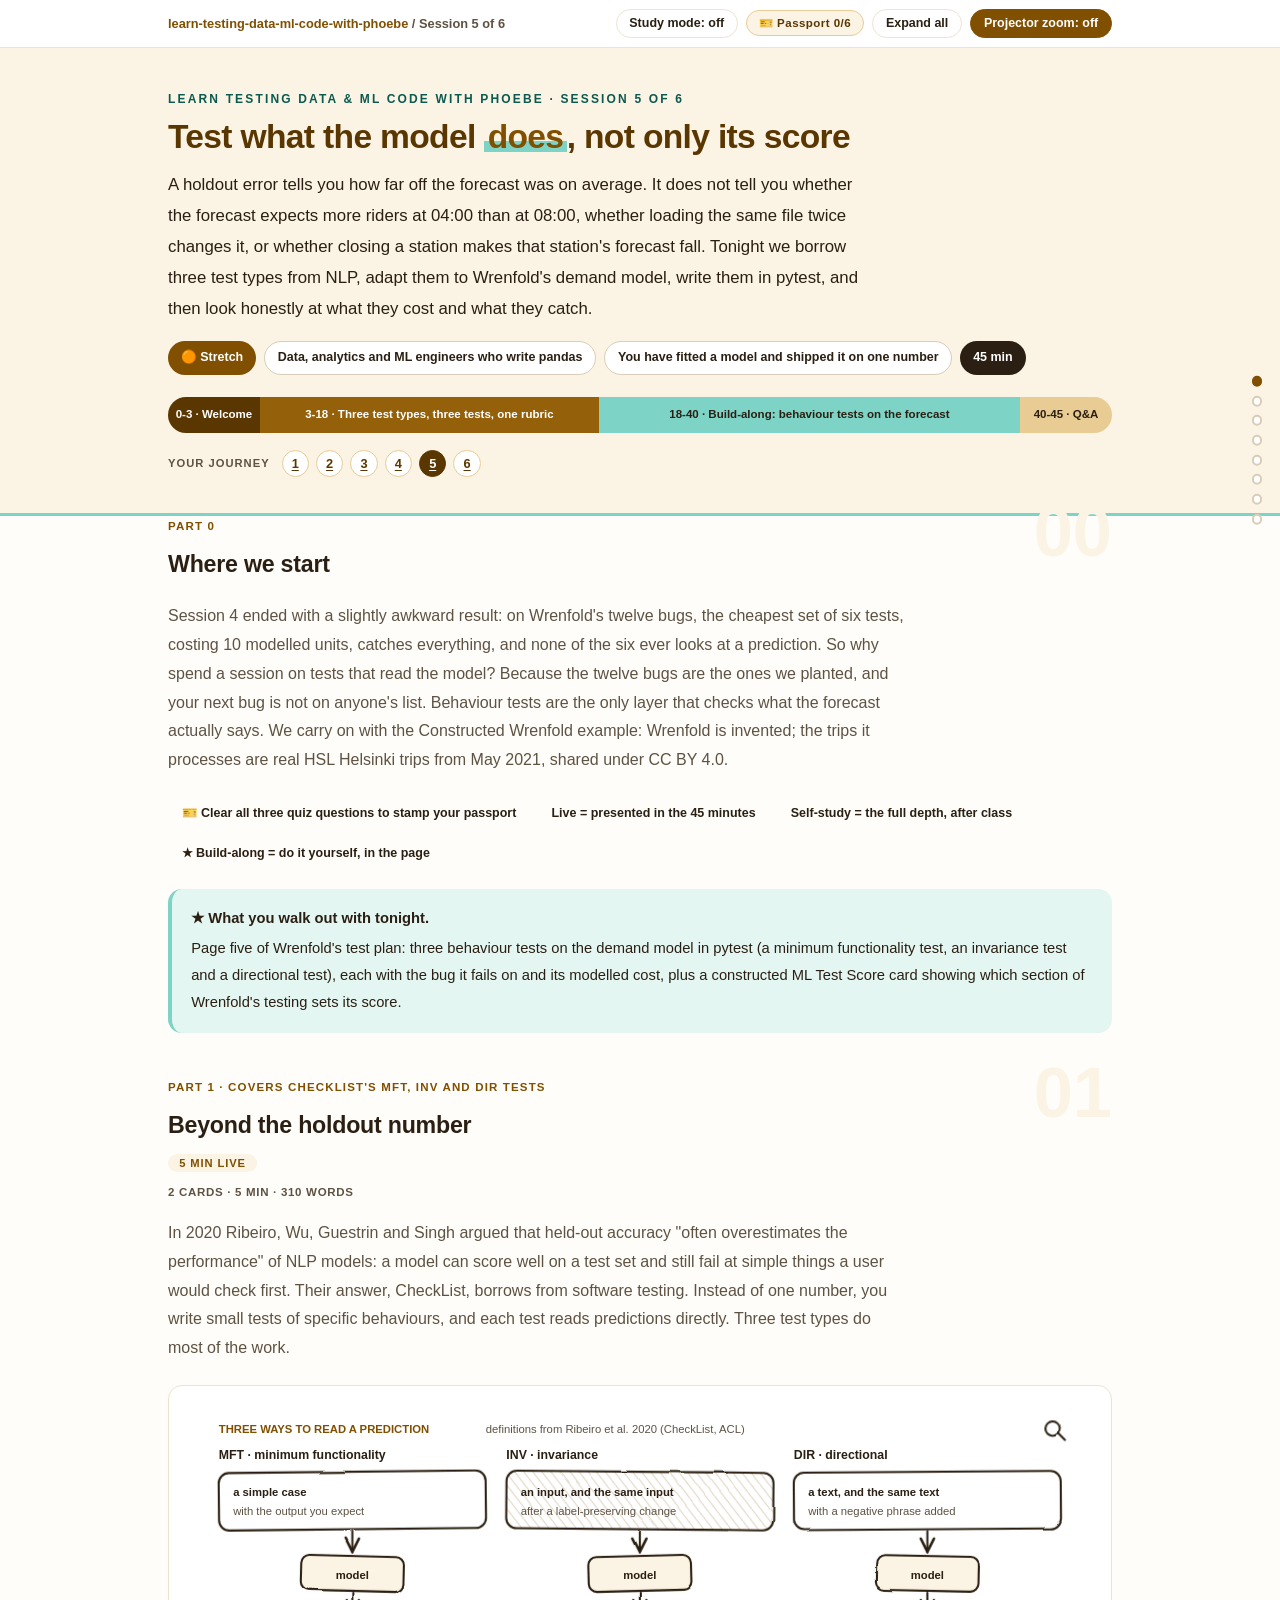
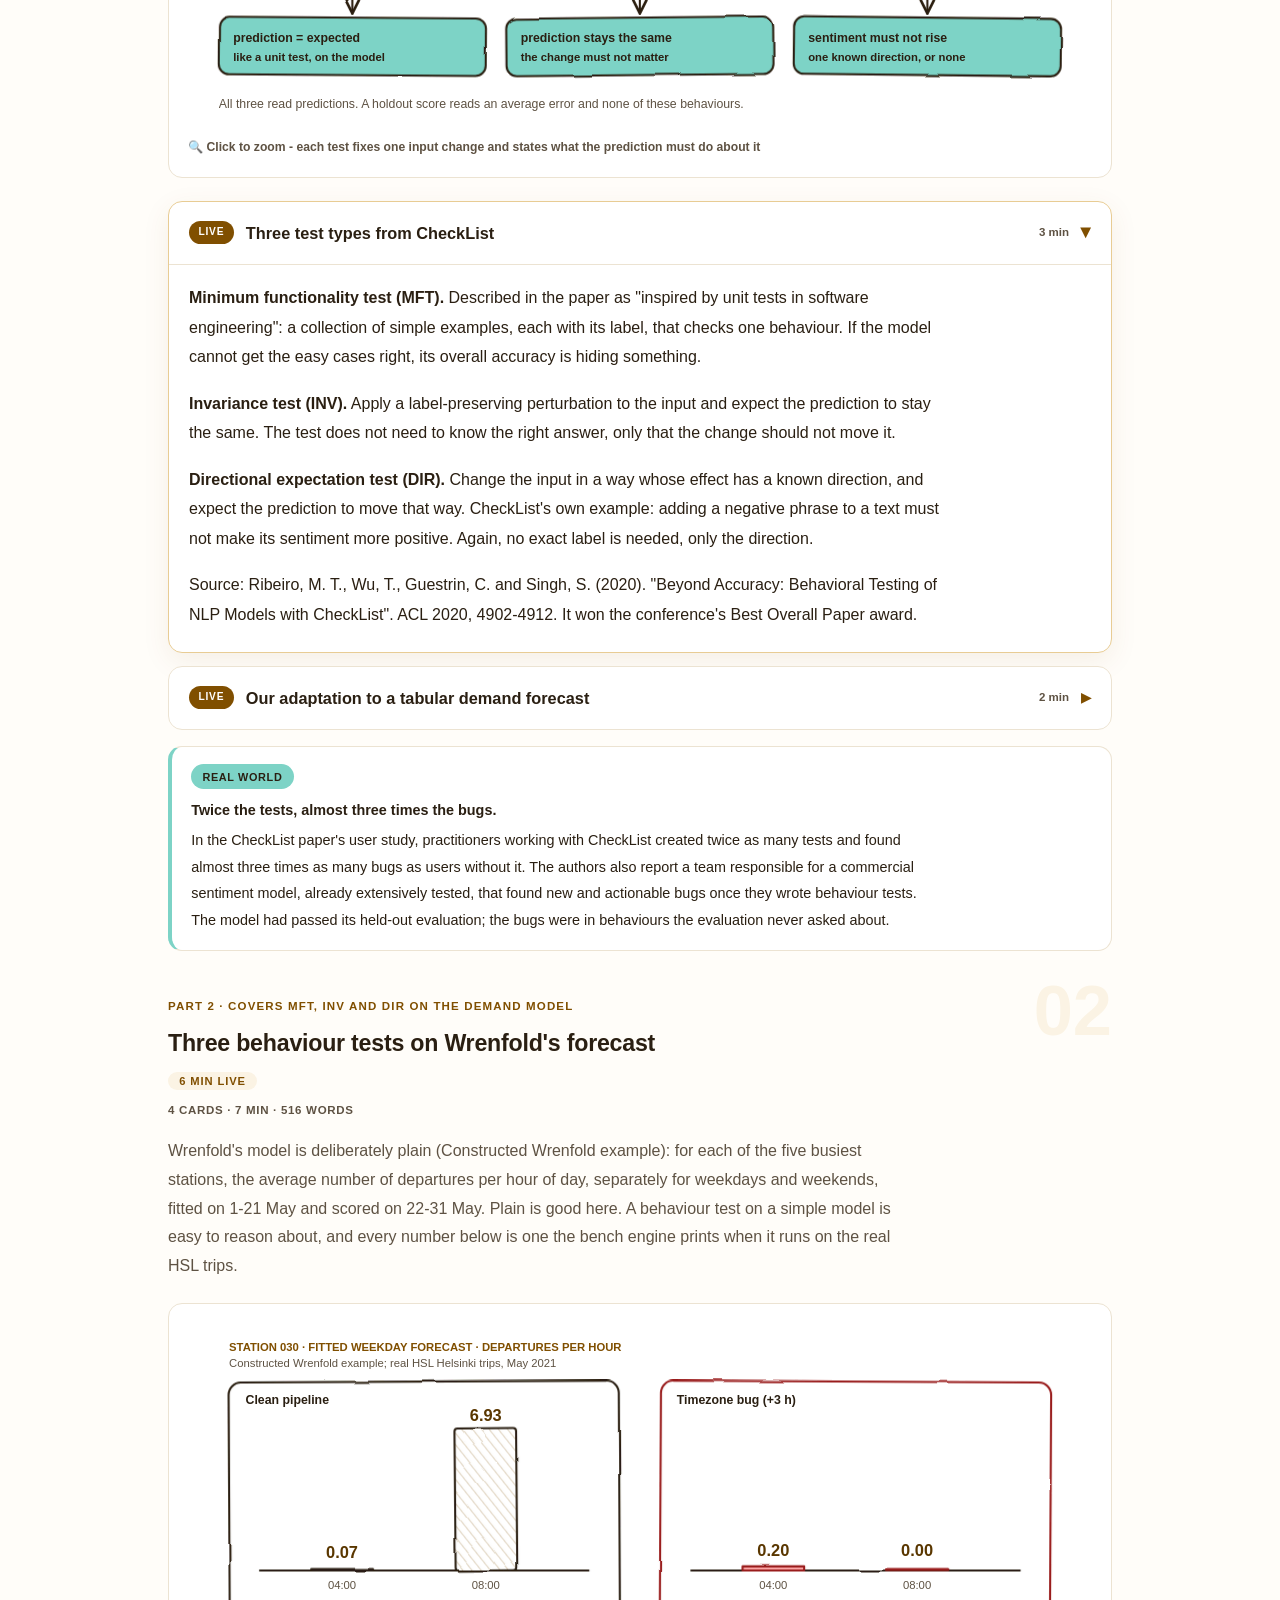
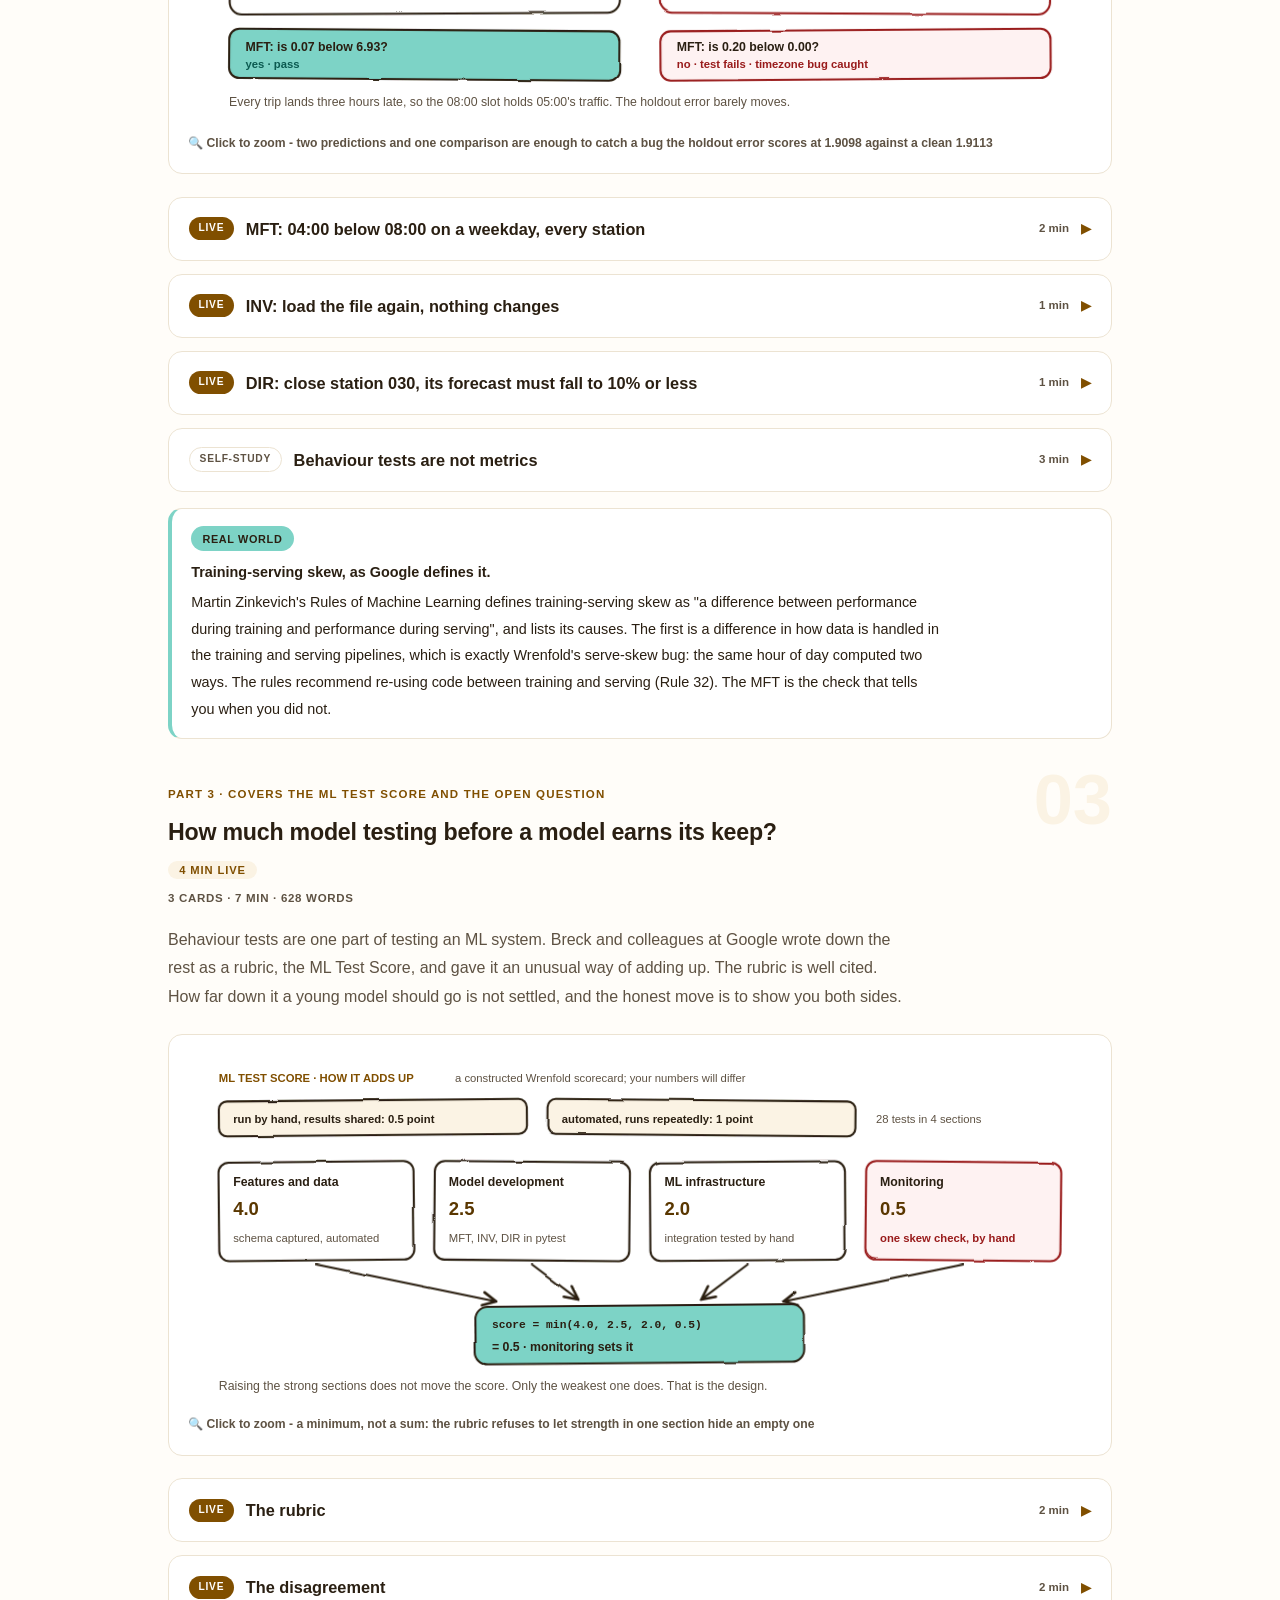
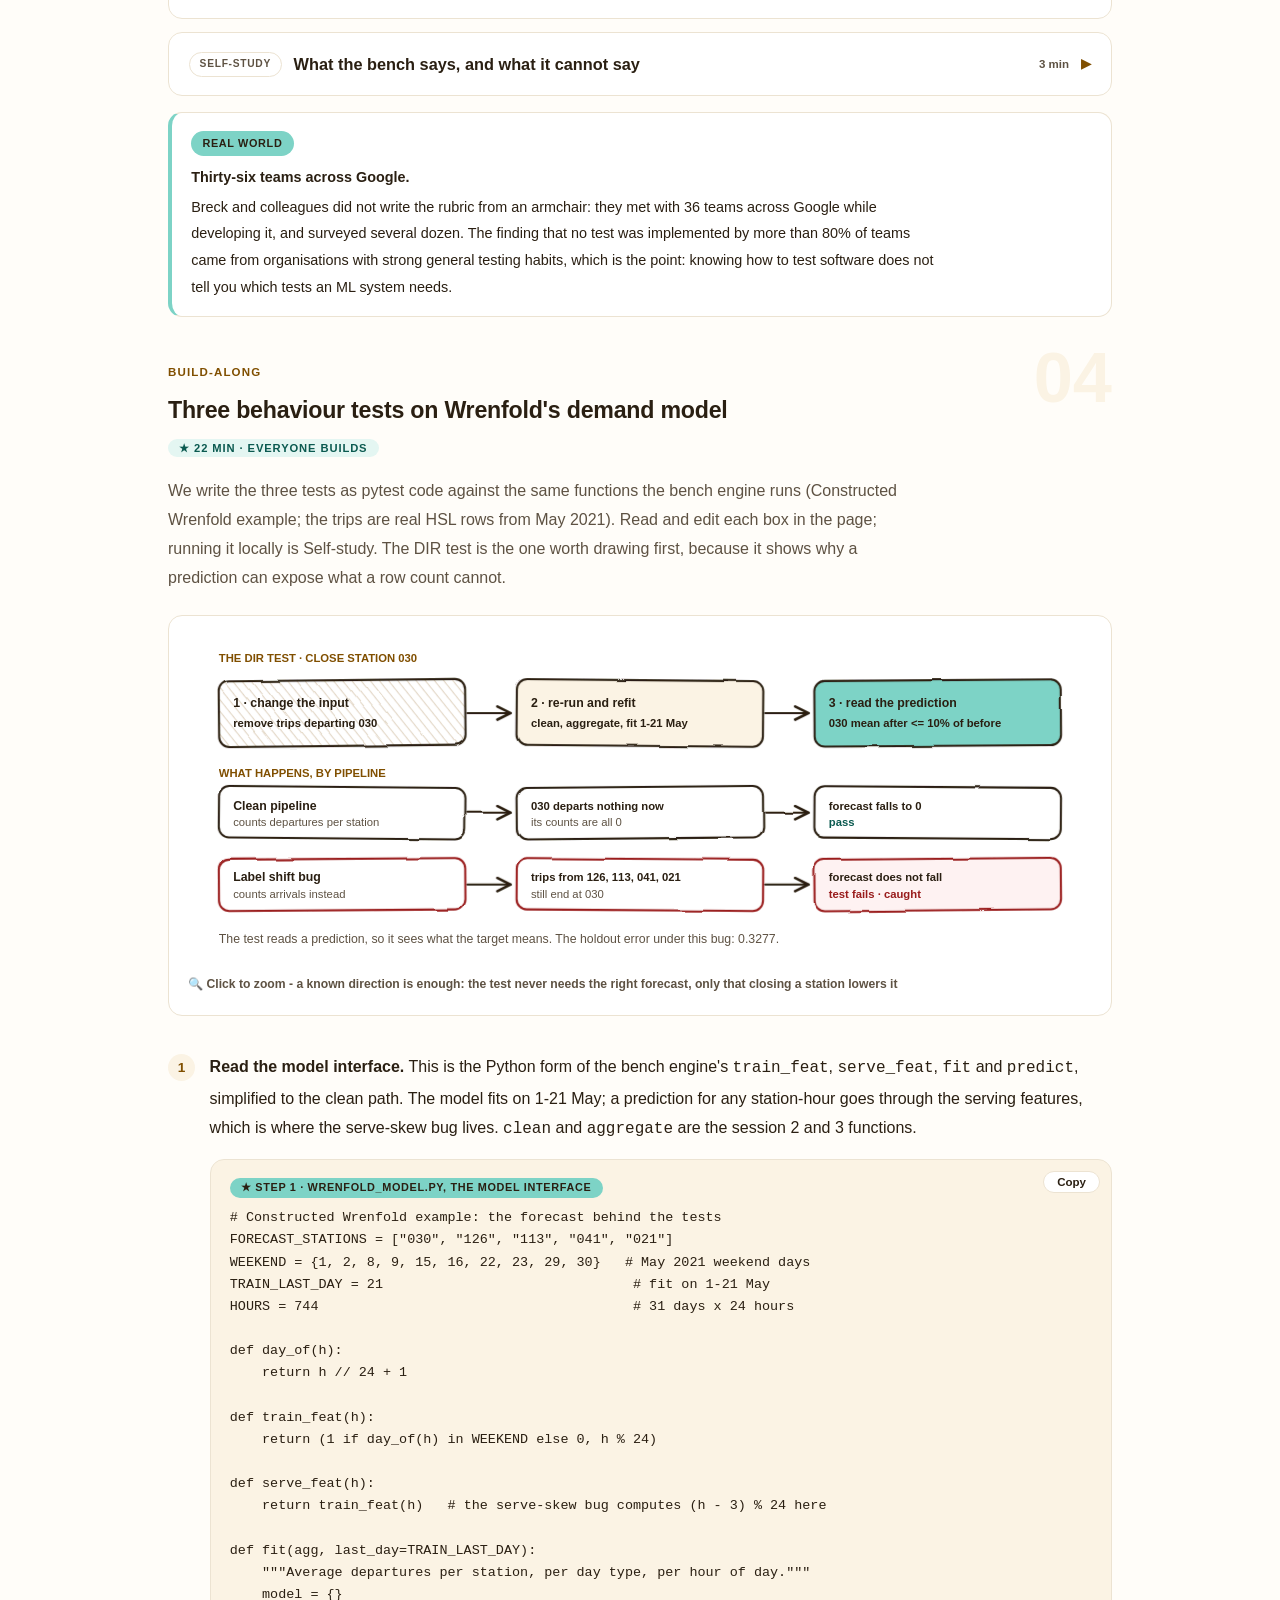
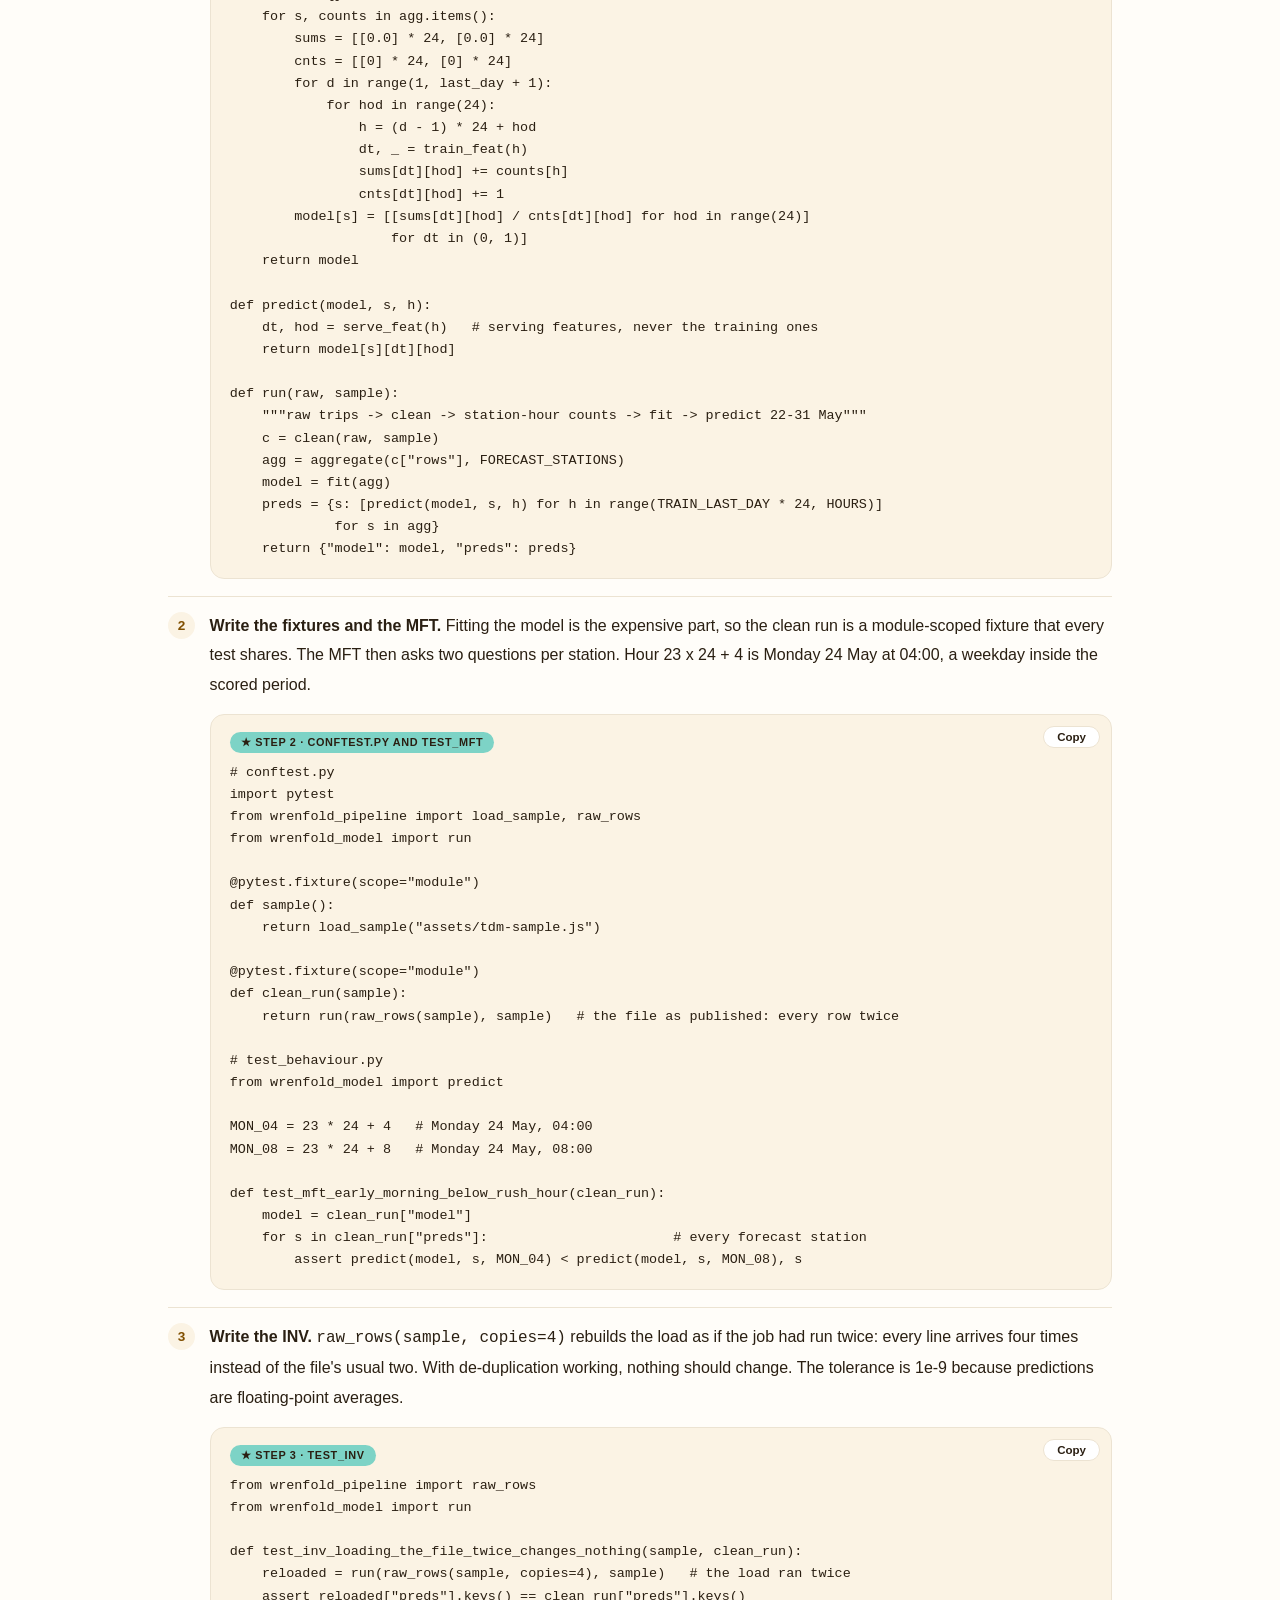
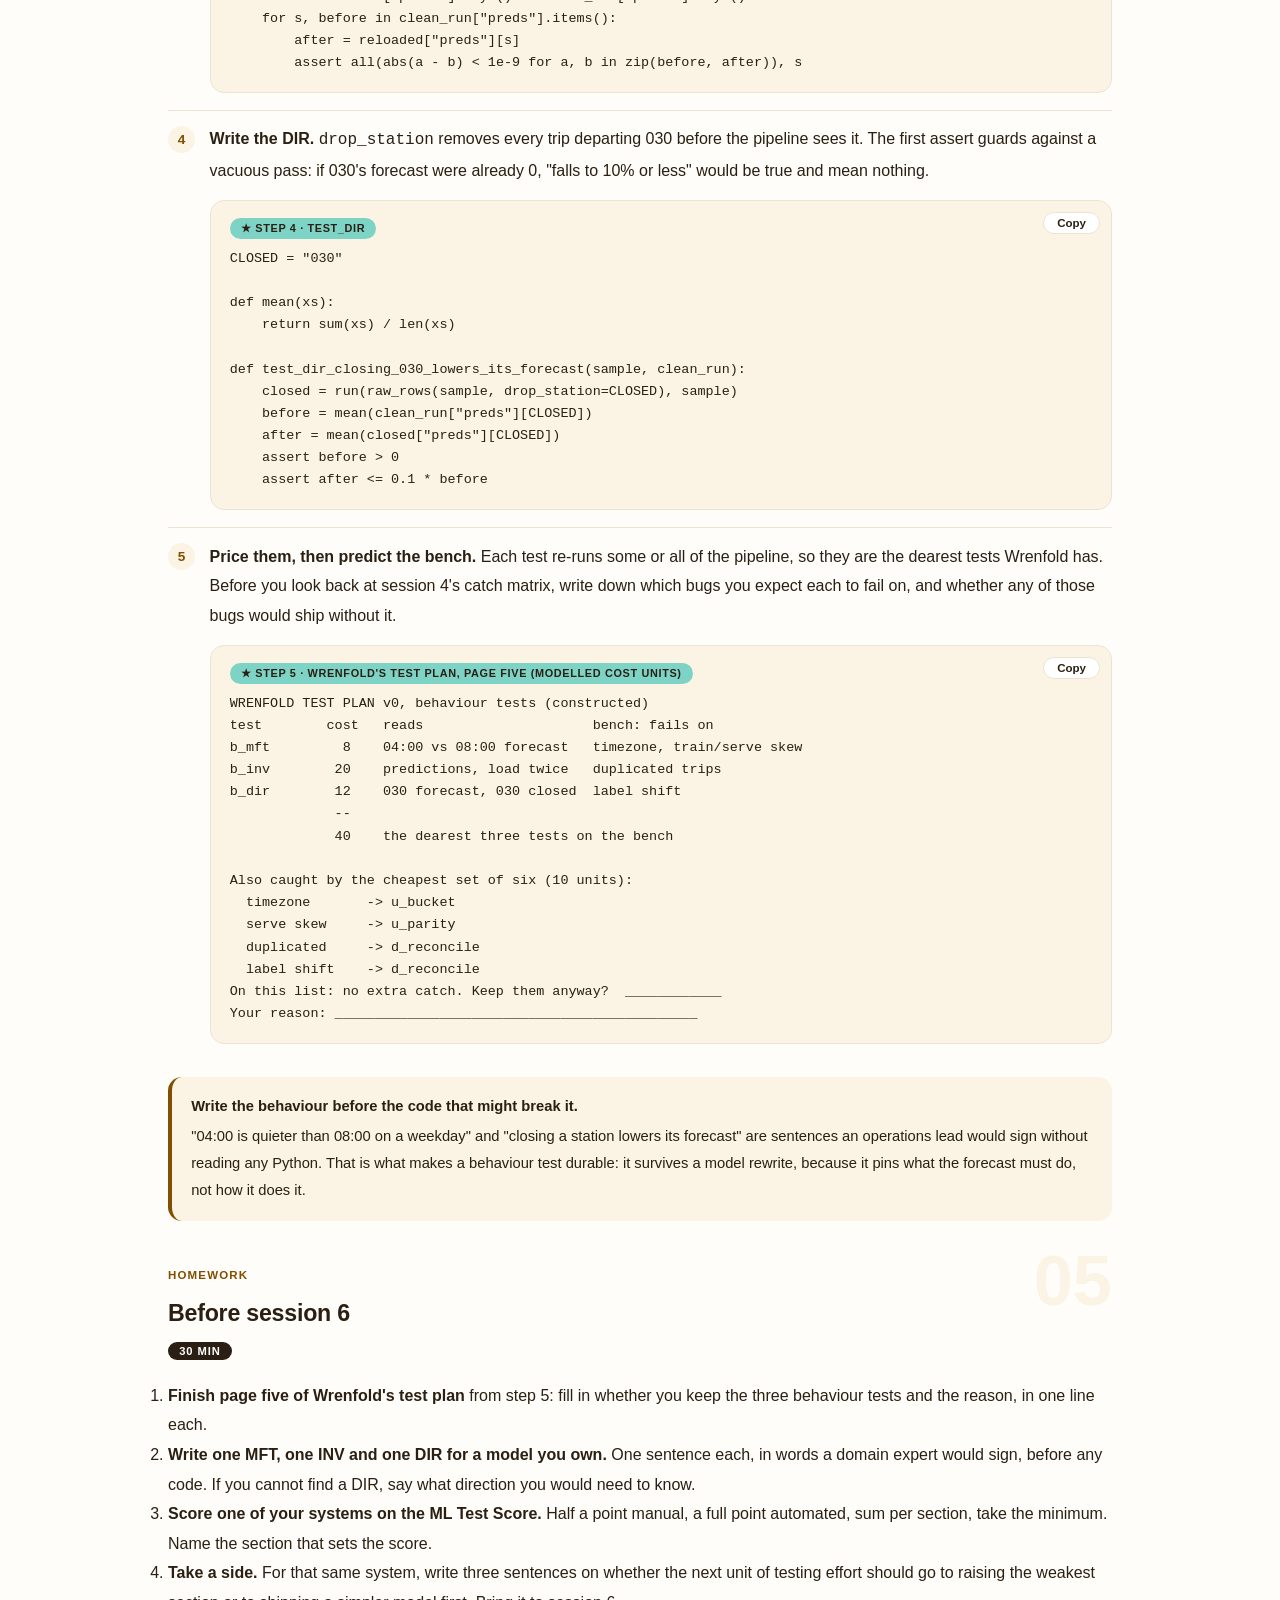
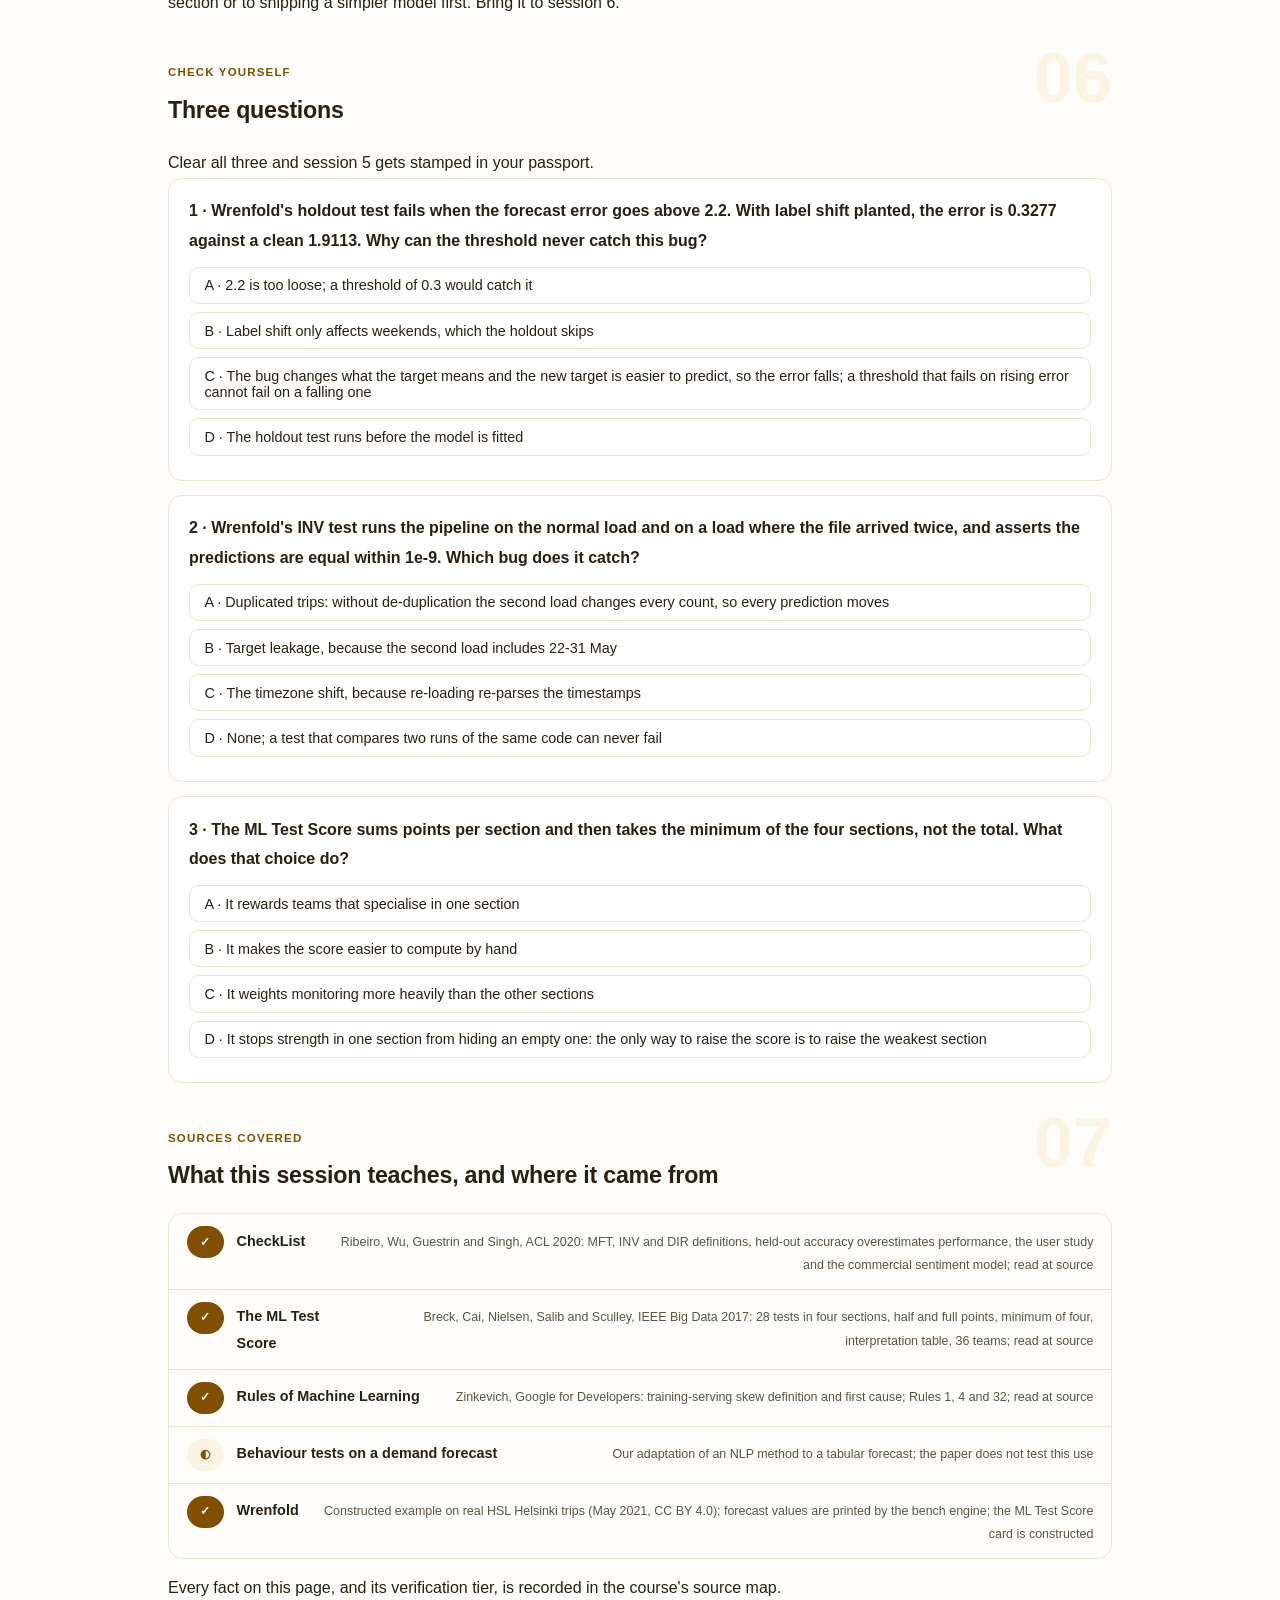
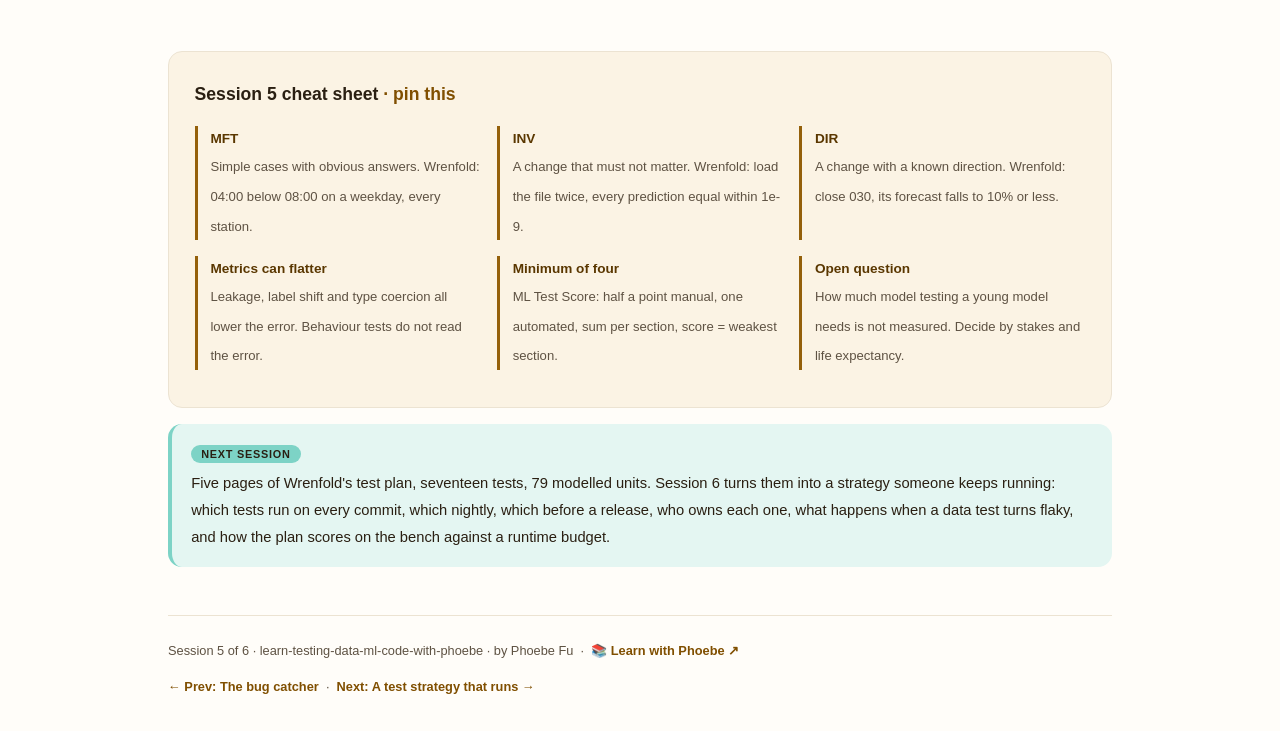
<file: courses/05-model-behaviour-tests.html>
<!DOCTYPE html>
<html lang="en">
<head>
<meta charset="UTF-8">
<meta name="viewport" content="width=device-width, initial-scale=1.0">
<!-- social:start -->
<meta name="description" content="Session 5 of 6. A holdout number cannot tell you what a model does. Minimum functionality, invariance and directional tests from CheckList, adapted to a real bike-demand forecast, and the ML Test Score rubric with the question it leaves open.">
<meta property="og:type" content="article">
<meta property="og:site_name" content="Learn with Phoebe">
<meta property="og:title" content="Model behaviour tests - learn testing data ml code with phoebe">
<meta property="og:description" content="Session 5 of 6. MFT, INV and DIR tests on a demand forecast, the ML Test Score's minimum-of-four scoring, and how much model testing a model needs.">
<meta property="og:url" content="https://phoebefu6.github.io/learn-testing-data-ml-code-with-phoebe/courses/05-model-behaviour-tests.html">
<meta property="og:image" content="https://phoebefu6.github.io/learn-testing-data-ml-code-with-phoebe/assets/og-cover.png">
<meta property="og:image:width" content="1200">
<meta property="og:image:height" content="630">
<meta name="twitter:card" content="summary_large_image">
<meta name="twitter:title" content="Model behaviour tests - learn testing data ml code with phoebe">
<meta name="twitter:description" content="Session 5 of 6. Test what the model does, not only its score: three behaviour tests on a real forecast.">
<meta name="twitter:image" content="https://phoebefu6.github.io/learn-testing-data-ml-code-with-phoebe/assets/og-cover.png">
<!-- social:end -->
<title>Session 5 · Model behaviour tests - learn testing data ml code with phoebe</title>
<link rel="stylesheet" href="../assets/style.css?v=1">
</head>
<body>

<div class="toolbar">
  <div class="wrap">
    <span class="crumb"><a href="../index.html">learn-testing-data-ml-code-with-phoebe</a> / Session 5 of 6</span>
    <button class="btn" id="toggle-all" type="button">Expand all</button>
    <button class="btn primary" id="zoom-toggle" type="button">Projector zoom: off</button>
  </div>
</div>

<header class="masthead">
  <div class="wrap">
    <div class="eyebrow">Learn Testing Data &amp; ML Code with Phoebe · Session 5 of 6</div>
    <h1>Test what the model <span class="accent">does</span>, not only its score</h1>
    <p class="sub">A holdout error tells you how far off the forecast was on average. It does not tell you whether the forecast expects more riders at 04:00 than at 08:00, whether loading the same file twice changes it, or whether closing a station makes that station's forecast fall. Tonight we borrow three test types from NLP, adapt them to Wrenfold's demand model, write them in pytest, and then look honestly at what they cost and what they catch.</p>
    <div class="chip-row">
      <span class="chip level">🟠 Stretch</span>
      <span class="chip audience">Data, analytics and ML engineers who write pandas</span>
      <span class="chip audience">You have fitted a model and shipped it on one number</span>
      <span class="chip time">45 min</span>
    </div>
    <div class="agenda">
      <span class="a1" style="flex:1">0-3 · Welcome</span>
      <span class="a2" style="flex:4">3-18 · Three test types, three tests, one rubric</span>
      <span class="a3" style="flex:5">18-40 · Build-along: behaviour tests on the forecast</span>
      <span class="a4" style="flex:1">40-45 · Q&amp;A</span>
    </div>
  </div>
</header>

<main class="wrap">

  <section class="section" id="intro">
    <div class="section-kicker">
      <span class="klabel">Part 0</span>
      <h2>Where we start</h2>
    </div>
    <p class="lede">Session 4 ended with a slightly awkward result: on Wrenfold's twelve bugs, the cheapest set of six tests, costing 10 modelled units, catches everything, and none of the six ever looks at a prediction. So why spend a session on tests that read the model? Because the twelve bugs are the ones we planted, and your next bug is not on anyone's list. Behaviour tests are the only layer that checks what the forecast actually says. We carry on with the Constructed Wrenfold example: Wrenfold is invented; the trips it processes are real HSL Helsinki trips from May 2021, shared under CC BY 4.0.</p>

    <div class="legend">
      <span class="pill">🎫 Clear all three quiz questions to stamp your passport</span>
      <span class="pill">Live = presented in the 45 minutes</span>
      <span class="pill">Self-study = the full depth, after class</span>
      <span class="pill">★ Build-along = do it yourself, in the page</span>
    </div>

    <div class="callout win">
      <p><strong>★ What you walk out with tonight.</strong> Page five of Wrenfold's test plan: three behaviour tests on the demand model in pytest (a minimum functionality test, an invariance test and a directional test), each with the bug it fails on and its modelled cost, plus a constructed ML Test Score card showing which section of Wrenfold's testing sets its score.</p>
    </div>
  </section>

  <section class="section" id="part-1">
    <div class="section-kicker">
      <span class="klabel">Part 1 · covers CheckList's MFT, INV and DIR tests</span>
      <h2>Beyond the holdout number</h2>
      <span class="tag concept">5 min live</span>
    </div>
    <p class="lede">In 2020 Ribeiro, Wu, Guestrin and Singh argued that held-out accuracy "often overestimates the performance" of NLP models: a model can score well on a test set and still fail at simple things a user would check first. Their answer, CheckList, borrows from software testing. Instead of one number, you write small tests of specific behaviours, and each test reads predictions directly. Three test types do most of the work.</p>

    <figure class="zoomable">
      <svg viewBox="0 0 880 312" xmlns="http://www.w3.org/2000/svg" role="img" aria-label="Three columns, one per CheckList test type. MFT: a simple case with its expected output goes into the model, and the prediction must equal the expected output. INV: an input and a label-preserving change to it both go into the model, and the prediction must stay the same. DIR: a text plus an added negative phrase goes into the model, and the sentiment must not become more positive. The assertion box at the bottom of each column is filled teal.">
        <defs>
          <filter id="s5aSk" x="-3%" y="-3%" width="106%" height="106%"><feTurbulence type="fractalNoise" baseFrequency="0.02" numOctaves="2" seed="51" result="n"/><feDisplacementMap in="SourceGraphic" in2="n" scale="2.4" xChannelSelector="R" yChannelSelector="G"/></filter>
          <pattern id="s5aHc" patternUnits="userSpaceOnUse" width="7" height="7" patternTransform="rotate(-38)"><line x1="0" y1="0" x2="0" y2="7" stroke="#804F00" stroke-width="1" opacity=".5"/></pattern>
          <marker id="s5aAr" viewBox="0 0 10 10" refX="9" refY="5" markerWidth="8" markerHeight="8" orient="auto"><path d="M1 1 L9 5 L1 9" fill="none" stroke="#2A1F12" stroke-width="1.6" stroke-linecap="round"/></marker>
        </defs>
        <style>
          .s5aH { font: 800 12px Inter, sans-serif; fill: #2A1F12; }
          .s5aL { font: 600 11px Inter, sans-serif; fill: #2A1F12; }
          .s5aS { font: 400 11px Inter, sans-serif; fill: #5E5243; }
          .s5aA { font: 700 11px Inter, sans-serif; fill: #804F00; }
          .s5aN { font: 400 12px Inter, sans-serif; fill: #5E5243; }
        </style>

        <text class="s5aA" x="30" y="26">THREE WAYS TO READ A PREDICTION</text>
        <text class="s5aS" x="290" y="26">definitions from Ribeiro et al. 2020 (CheckList, ACL)</text>

        <g filter="url(#s5aSk)" fill="none" stroke="#2A1F12" stroke-width="2" stroke-linecap="round" stroke-linejoin="round">
          <rect x="30" y="64" width="260" height="56" rx="10" transform="rotate(-0.6 160 92)" fill="#FFFFFF"/>
          <rect x="310" y="64" width="260" height="56" rx="10" transform="rotate(0.5 440 92)" fill="url(#s5aHc)"/>
          <rect x="590" y="64" width="260" height="56" rx="10" transform="rotate(-0.4 720 92)" fill="#FFFFFF"/>
          <path d="M160 122 L160 142" marker-end="url(#s5aAr)"/>
          <path d="M440 122 L440 142" marker-end="url(#s5aAr)"/>
          <path d="M720 122 L720 142" marker-end="url(#s5aAr)"/>
          <rect x="110" y="146" width="100" height="34" rx="8" transform="rotate(1.5 160 163)" fill="#FBF3E4"/>
          <rect x="390" y="146" width="100" height="34" rx="8" transform="rotate(-1.5 440 163)" fill="#FBF3E4"/>
          <rect x="670" y="146" width="100" height="34" rx="8" transform="rotate(1.2 720 163)" fill="#FBF3E4"/>
          <path d="M160 182 L160 202" marker-end="url(#s5aAr)"/>
          <path d="M440 182 L440 202" marker-end="url(#s5aAr)"/>
          <path d="M720 182 L720 202" marker-end="url(#s5aAr)"/>
          <rect x="30" y="206" width="260" height="56" rx="10" transform="rotate(0.4 160 234)" fill="#7DD3C6"/>
          <rect x="310" y="206" width="260" height="56" rx="10" transform="rotate(-0.5 440 234)" fill="#7DD3C6"/>
          <rect x="590" y="206" width="260" height="56" rx="10" transform="rotate(0.6 720 234)" fill="#7DD3C6"/>
          <circle cx="842" cy="22" r="7"/>
          <path d="M847 27 L854 34"/>
        </g>

        <text class="s5aH" x="30" y="52">MFT · minimum functionality</text>
        <text class="s5aH" x="310" y="52">INV · invariance</text>
        <text class="s5aH" x="590" y="52">DIR · directional</text>

        <text class="s5aL" x="44" y="88">a simple case</text>
        <text class="s5aS" x="44" y="106">with the output you expect</text>
        <text class="s5aL" x="324" y="88">an input, and the same input</text>
        <text class="s5aS" x="324" y="106">after a label-preserving change</text>
        <text class="s5aL" x="604" y="88">a text, and the same text</text>
        <text class="s5aS" x="604" y="106">with a negative phrase added</text>

        <text class="s5aL" x="160" y="168" text-anchor="middle">model</text>
        <text class="s5aL" x="440" y="168" text-anchor="middle">model</text>
        <text class="s5aL" x="720" y="168" text-anchor="middle">model</text>

        <text class="s5aH" x="44" y="230">prediction = expected</text>
        <text class="s5aL" x="44" y="248">like a unit test, on the model</text>
        <text class="s5aH" x="324" y="230">prediction stays the same</text>
        <text class="s5aL" x="324" y="248">the change must not matter</text>
        <text class="s5aH" x="604" y="230">sentiment must not rise</text>
        <text class="s5aL" x="604" y="248">one known direction, or none</text>

        <text class="s5aN" x="30" y="294">All three read predictions. A holdout score reads an average error and none of these behaviours.</text>
      </svg>
      <figcaption>🔍 Click to zoom - each test fixes one input change and states what the prediction must do about it</figcaption>
    </figure>

    <details class="card" open>
      <summary><span class="mode live">Live</span>Three test types from CheckList<span class="mini">3 min</span><span class="caret">▶</span></summary>
      <div class="body">
        <p><strong>Minimum functionality test (MFT).</strong> Described in the paper as "inspired by unit tests in software engineering": a collection of simple examples, each with its label, that checks one behaviour. If the model cannot get the easy cases right, its overall accuracy is hiding something.</p>
        <p><strong>Invariance test (INV).</strong> Apply a label-preserving perturbation to the input and expect the prediction to stay the same. The test does not need to know the right answer, only that the change should not move it.</p>
        <p><strong>Directional expectation test (DIR).</strong> Change the input in a way whose effect has a known direction, and expect the prediction to move that way. CheckList's own example: adding a negative phrase to a text must not make its sentiment more positive. Again, no exact label is needed, only the direction.</p>
        <p>Source: Ribeiro, M. T., Wu, T., Guestrin, C. and Singh, S. (2020). "Beyond Accuracy: Behavioral Testing of NLP Models with CheckList". ACL 2020, 4902-4912. It won the conference's Best Overall Paper award.</p>
      </div>
    </details>

    <details class="card">
      <summary><span class="mode live">Live</span>Our adaptation to a tabular demand forecast<span class="mini">2 min</span><span class="caret">▶</span></summary>
      <div class="body">
        <p>CheckList is an NLP method. Applying MFT, INV and DIR to a bike-demand forecast is our adaptation, not something the paper tested, so treat the mapping as a design choice you can argue with. The translation we use for the Constructed Wrenfold example:</p>
        <table class="clean">
          <tr><th>Test type</th><th>The behaviour we pin on Wrenfold's forecast</th></tr>
          <tr><td>MFT</td><td>On a weekday, every station's forecast for 04:00 is below its forecast for 08:00. Anyone who has seen a city at 04:00 knows the answer.</td></tr>
          <tr><td>INV</td><td>Loading the same source file a second time changes no prediction. A re-run is a label-preserving change to the input.</td></tr>
          <tr><td>DIR</td><td>If station 030 is closed, its own forecast falls to 10% or less of what it was. The direction is known, the exact value is not.</td></tr>
        </table>
        <p>What carries over intact is the idea that matters: each test states a behaviour a domain expert would sign, and reads the prediction to check it.</p>
      </div>
    </details>

    <div class="callout example">
      <span class="ex-pill">Real world</span>
      <p><strong>Twice the tests, almost three times the bugs.</strong> In the CheckList paper's user study, practitioners working with CheckList created twice as many tests and found almost three times as many bugs as users without it. The authors also report a team responsible for a commercial sentiment model, already extensively tested, that found new and actionable bugs once they wrote behaviour tests. The model had passed its held-out evaluation; the bugs were in behaviours the evaluation never asked about.</p>
    </div>
  </section>

  <section class="section" id="part-2">
    <div class="section-kicker">
      <span class="klabel">Part 2 · covers MFT, INV and DIR on the demand model</span>
      <h2>Three behaviour tests on Wrenfold's forecast</h2>
      <span class="tag concept">6 min live</span>
    </div>
    <p class="lede">Wrenfold's model is deliberately plain (Constructed Wrenfold example): for each of the five busiest stations, the average number of departures per hour of day, separately for weekdays and weekends, fitted on 1-21 May and scored on 22-31 May. Plain is good here. A behaviour test on a simple model is easy to reason about, and every number below is one the bench engine prints when it runs on the real HSL trips.</p>

    <figure class="zoomable">
      <svg viewBox="0 0 880 388" xmlns="http://www.w3.org/2000/svg" role="img" aria-label="Station 030's fitted weekday forecast at 04:00 and 08:00, in departures per hour. Clean pipeline: 0.07 at 04:00 and 6.93 at 08:00, so the MFT 04:00 below 08:00 passes. Timezone bug: 0.20 at 04:00 and 0.00 at 08:00, so the MFT fails and the bug is caught.">
        <defs>
          <filter id="s5bSk" x="-3%" y="-3%" width="106%" height="106%"><feTurbulence type="fractalNoise" baseFrequency="0.02" numOctaves="2" seed="53" result="n"/><feDisplacementMap in="SourceGraphic" in2="n" scale="2.4" xChannelSelector="R" yChannelSelector="G"/></filter>
          <pattern id="s5bHc" patternUnits="userSpaceOnUse" width="7" height="7" patternTransform="rotate(-38)"><line x1="0" y1="0" x2="0" y2="7" stroke="#804F00" stroke-width="1" opacity=".5"/></pattern>
        </defs>
        <style>
          .s5bH { font: 800 12px Inter, sans-serif; fill: #2A1F12; }
          .s5bL { font: 600 12px Inter, sans-serif; fill: #2A1F12; }
          .s5bS { font: 400 11px Inter, sans-serif; fill: #5E5243; }
          .s5bV { font: 800 16px Inter, sans-serif; fill: #5A3700; }
          .s5bB { font: 800 11px Inter, sans-serif; fill: #0B5A50; }
          .s5bR { font: 800 11px Inter, sans-serif; fill: #991B1B; }
          .s5bA { font: 700 11px Inter, sans-serif; fill: #804F00; }
          .s5bN { font: 400 12px Inter, sans-serif; fill: #5E5243; }
        </style>

        <text class="s5bA" x="40" y="26">STATION 030 · FITTED WEEKDAY FORECAST · DEPARTURES PER HOUR</text>
        <text class="s5bS" x="40" y="42">Constructed Wrenfold example; real HSL Helsinki trips, May 2021</text>

        <g filter="url(#s5bSk)" fill="none" stroke="#2A1F12" stroke-width="2" stroke-linecap="round" stroke-linejoin="round">
          <rect x="40" y="56" width="380" height="226" rx="12" transform="rotate(-0.3 230 169)" fill="#FFFFFF"/>
          <rect x="460" y="56" width="380" height="226" rx="12" transform="rotate(0.3 650 169)" fill="#FFFFFF" stroke="#991B1B"/>
          <path d="M70 240 L390 240"/>
          <path d="M490 240 L810 240"/>
          <rect x="120" y="238.6" width="60" height="1.4" fill="url(#s5bHc)"/>
          <rect x="260" y="101.4" width="60" height="138.6" rx="3" transform="rotate(-0.5 290 170)" fill="url(#s5bHc)"/>
          <rect x="540" y="236" width="60" height="4" fill="#FCA5A5" stroke="#991B1B"/>
          <path d="M680 239 L740 239" stroke="#991B1B" stroke-width="3"/>
          <rect x="40" y="298" width="380" height="48" rx="10" transform="rotate(0.4 230 322)" fill="#7DD3C6"/>
          <rect x="460" y="298" width="380" height="48" rx="10" transform="rotate(-0.4 650 322)" fill="#FEF2F2" stroke="#991B1B"/>
        </g>

        <text class="s5bH" x="56" y="78">Clean pipeline</text>
        <text class="s5bH" x="476" y="78">Timezone bug (+3 h)</text>

        <text class="s5bV" x="150" y="228" text-anchor="middle">0.07</text>
        <text class="s5bV" x="290" y="94" text-anchor="middle">6.93</text>
        <text class="s5bV" x="570" y="226" text-anchor="middle">0.20</text>
        <text class="s5bV" x="710" y="226" text-anchor="middle">0.00</text>

        <text class="s5bS" x="150" y="258" text-anchor="middle">04:00</text>
        <text class="s5bS" x="290" y="258" text-anchor="middle">08:00</text>
        <text class="s5bS" x="570" y="258" text-anchor="middle">04:00</text>
        <text class="s5bS" x="710" y="258" text-anchor="middle">08:00</text>

        <text class="s5bL" x="56" y="318">MFT: is 0.07 below 6.93?</text>
        <text class="s5bB" x="56" y="335">yes · pass</text>
        <text class="s5bL" x="476" y="318">MFT: is 0.20 below 0.00?</text>
        <text class="s5bR" x="476" y="335">no · test fails · timezone bug caught</text>

        <text class="s5bN" x="40" y="372">Every trip lands three hours late, so the 08:00 slot holds 05:00's traffic. The holdout error barely moves.</text>
      </svg>
      <figcaption>🔍 Click to zoom - two predictions and one comparison are enough to catch a bug the holdout error scores at 1.9098 against a clean 1.9113</figcaption>
    </figure>

    <details class="card">
      <summary><span class="mode live">Live</span>MFT: 04:00 below 08:00 on a weekday, every station<span class="mini">2 min</span><span class="caret">▶</span></summary>
      <div class="body">
        <p>The test asks the fitted model for Monday 24 May at 04:00 and at 08:00, through the serving path, for each of the five forecast stations (030, 126, 113, 041, 021), and asserts the early hour is lower. On the clean run, station 030's forecast is 0.07 departures at 04:00 and 6.93 at 08:00: pass.</p>
        <p><strong>What it catches on the bench.</strong> The timezone bug, where local Helsinki times are parsed as UTC and every trip moves three hours: 030's forecast becomes 0.20 at 04:00 and 0.00 at 08:00, and the test fails. And train/serve skew, where serving computes the hour three hours earlier than training did, so the request for 08:00 reads the model's 05:00 slot. Both bugs leave every row valid; the timezone bug even leaves the holdout error essentially unchanged at 1.9098. Only a test that asks the model a question with an obvious answer notices.</p>
      </div>
    </details>

    <details class="card">
      <summary><span class="mode live">Live</span>INV: load the file again, nothing changes<span class="mini">1 min</span><span class="caret">▶</span></summary>
      <div class="body">
        <p>A re-run of the load is a label-preserving change: the trips did not happen twice because a job ran twice. So the test runs the whole pipeline on the normal load and on a load where the file arrived a second time, and asserts every prediction for 22-31 May is equal to within 1e-9.</p>
        <p><strong>What it catches on the bench.</strong> Duplicated trips. With the de-duplication step missing, the second load doubles every count again, and every prediction changes. With de-duplication in place, the extra copies are dropped and nothing moves. The test reads predictions, but what it really pins is that the pipeline is idempotent.</p>
      </div>
    </details>

    <details class="card">
      <summary><span class="mode live">Live</span>DIR: close station 030, its forecast must fall to 10% or less<span class="mini">1 min</span><span class="caret">▶</span></summary>
      <div class="body">
        <p>Remove every trip that departs station 030, re-run the pipeline, refit, and compare 030's mean forecast over 22-31 May with what it was before. The direction is certain: no departures, so the forecast must fall. The test allows anything at or below 10% of the original.</p>
        <p><strong>What it catches on the bench.</strong> Label shift, where the aggregation counts arrivals instead of departures. Closing 030 removes its departures, but trips from the other four stations keep ending at 030, so the arrivals it is now counting still arrive. The forecast does not fall and the test fails. The holdout error, meanwhile, drops to 0.3277: the bug looks like an improvement.</p>
      </div>
    </details>

    <details class="card">
      <summary><span class="mode self">Self-study</span>Behaviour tests are not metrics<span class="mini">3 min</span><span class="caret">▶</span></summary>
      <div class="body">
        <p>Wrenfold's holdout test fails when the forecast error on 22-31 May goes above 2.2 trips per station-hour. The clean error is 1.9113. Three bugs pass that bar because they make the error lower: target leakage scores 1.7409, label shift 0.3277 and type coercion 0.9319. A metric threshold measures how close the predictions were to the targets. It has no view on whether the targets were the right thing to predict, or whether the model saw them while fitting.</p>
        <p>A behaviour test asks a different question: does the model behave the way the domain says it must, whatever its average error? That is why the two kinds complement each other rather than compete. Choosing the metric, the split and the validation design is its own craft; it is taught in <a href="https://phoebefu6.github.io/learn-model-evaluation-with-phoebe/courses/a1-why-one-number-lies.html">Learn Model Evaluation, a1</a>. Here we only need the consequence: a bug that flatters the metric needs a test that does not read the metric.</p>
      </div>
    </details>

    <div class="callout example">
      <span class="ex-pill">Real world</span>
      <p><strong>Training-serving skew, as Google defines it.</strong> Martin Zinkevich's Rules of Machine Learning defines training-serving skew as "a difference between performance during training and performance during serving", and lists its causes. The first is a difference in how data is handled in the training and serving pipelines, which is exactly Wrenfold's serve-skew bug: the same hour of day computed two ways. The rules recommend re-using code between training and serving (Rule 32). The MFT is the check that tells you when you did not.</p>
    </div>
  </section>

  <section class="section" id="part-3">
    <div class="section-kicker">
      <span class="klabel">Part 3 · covers the ML Test Score and the open question</span>
      <h2>How much model testing before a model earns its keep?</h2>
      <span class="tag concept">4 min live</span>
    </div>
    <p class="lede">Behaviour tests are one part of testing an ML system. Breck and colleagues at Google wrote down the rest as a rubric, the ML Test Score, and gave it an unusual way of adding up. The rubric is well cited. How far down it a young model should go is not settled, and the honest move is to show you both sides.</p>

    <figure class="zoomable">
      <svg viewBox="0 0 880 340" xmlns="http://www.w3.org/2000/svg" role="img" aria-label="The ML Test Score mechanism with a constructed Wrenfold scorecard. Each test earns half a point if run manually with results documented and distributed, a full point if automated and repeated. Points are summed per section: features and data 4.0, model development 2.5, ML infrastructure 2.0, monitoring 0.5. The final score is the minimum of the four, 0.5, so the weakest section, monitoring, sets the score.">
        <defs>
          <filter id="s5cSk" x="-3%" y="-3%" width="106%" height="106%"><feTurbulence type="fractalNoise" baseFrequency="0.02" numOctaves="2" seed="57" result="n"/><feDisplacementMap in="SourceGraphic" in2="n" scale="2.4" xChannelSelector="R" yChannelSelector="G"/></filter>
          <marker id="s5cAr" viewBox="0 0 10 10" refX="9" refY="5" markerWidth="8" markerHeight="8" orient="auto"><path d="M1 1 L9 5 L1 9" fill="none" stroke="#2A1F12" stroke-width="1.6" stroke-linecap="round"/></marker>
        </defs>
        <style>
          .s5cH { font: 800 12px Inter, sans-serif; fill: #2A1F12; }
          .s5cL { font: 600 11px Inter, sans-serif; fill: #2A1F12; }
          .s5cS { font: 400 11px Inter, sans-serif; fill: #5E5243; }
          .s5cV { font: 800 18px Inter, sans-serif; fill: #5A3700; }
          .s5cR { font: 800 11px Inter, sans-serif; fill: #991B1B; }
          .s5cA { font: 700 11px Inter, sans-serif; fill: #804F00; }
          .s5cC { font: 700 11px ui-monospace, Menlo, monospace; fill: #2A1F12; }
          .s5cN { font: 400 12px Inter, sans-serif; fill: #5E5243; }
        </style>

        <text class="s5cA" x="30" y="26">ML TEST SCORE · HOW IT ADDS UP</text>
        <text class="s5cS" x="260" y="26">a constructed Wrenfold scorecard; your numbers will differ</text>

        <g filter="url(#s5cSk)" fill="none" stroke="#2A1F12" stroke-width="2" stroke-linecap="round" stroke-linejoin="round">
          <rect x="30" y="44" width="300" height="34" rx="8" transform="rotate(-0.5 180 61)" fill="#FBF3E4"/>
          <rect x="350" y="44" width="300" height="34" rx="8" transform="rotate(0.5 500 61)" fill="#FBF3E4"/>
          <rect x="30" y="104" width="190" height="96" rx="10" transform="rotate(-0.6 125 152)" fill="#FFFFFF"/>
          <rect x="240" y="104" width="190" height="96" rx="10" transform="rotate(0.5 335 152)" fill="#FFFFFF"/>
          <rect x="450" y="104" width="190" height="96" rx="10" transform="rotate(-0.4 545 152)" fill="#FFFFFF"/>
          <rect x="660" y="104" width="190" height="96" rx="10" transform="rotate(0.6 755 152)" fill="#FEF2F2" stroke="#991B1B"/>
          <path d="M125 204 L300 240" marker-end="url(#s5cAr)"/>
          <path d="M335 204 L380 238" marker-end="url(#s5cAr)"/>
          <path d="M545 204 L500 238" marker-end="url(#s5cAr)"/>
          <path d="M755 204 L580 240" marker-end="url(#s5cAr)"/>
          <rect x="280" y="244" width="320" height="56" rx="12" transform="rotate(-0.5 440 272)" fill="#7DD3C6"/>
        </g>

        <text class="s5cL" x="44" y="66">run by hand, results shared: 0.5 point</text>
        <text class="s5cL" x="364" y="66">automated, runs repeatedly: 1 point</text>
        <text class="s5cS" x="670" y="66">28 tests in 4 sections</text>

        <text class="s5cH" x="44" y="128">Features and data</text>
        <text class="s5cV" x="44" y="156">4.0</text>
        <text class="s5cS" x="44" y="182">schema captured, automated</text>

        <text class="s5cH" x="254" y="128">Model development</text>
        <text class="s5cV" x="254" y="156">2.5</text>
        <text class="s5cS" x="254" y="182">MFT, INV, DIR in pytest</text>

        <text class="s5cH" x="464" y="128">ML infrastructure</text>
        <text class="s5cV" x="464" y="156">2.0</text>
        <text class="s5cS" x="464" y="182">integration tested by hand</text>

        <text class="s5cH" x="674" y="128">Monitoring</text>
        <text class="s5cV" x="674" y="156">0.5</text>
        <text class="s5cR" x="674" y="182">one skew check, by hand</text>

        <text class="s5cC" x="296" y="266">score = min(4.0, 2.5, 2.0, 0.5)</text>
        <text class="s5cH" x="296" y="288">= 0.5 · monitoring sets it</text>

        <text class="s5cN" x="30" y="326">Raising the strong sections does not move the score. Only the weakest one does. That is the design.</text>
      </svg>
      <figcaption>🔍 Click to zoom - a minimum, not a sum: the rubric refuses to let strength in one section hide an empty one</figcaption>
    </figure>

    <details class="card">
      <summary><span class="mode live">Live</span>The rubric<span class="mini">2 min</span><span class="caret">▶</span></summary>
      <div class="body">
        <p>The ML Test Score lists 28 specific tests and monitoring needs in four sections: features and data, model development, ML infrastructure and monitoring. A few of the items, in the paper's words: "Feature expectations are captured in a schema" opens the data list; the infrastructure list includes "The ML pipeline is integration tested" and "Model quality is validated before serving"; the monitoring list, seven tests long, includes "Training and serving are not skewed".</p>
        <p><strong>Scoring.</strong> Half a point for a test run manually with the results documented and distributed; a full point for a test that runs automatically on a repeated basis. Points are summed per section, and the final score is the minimum of the four section sums. The authors weight every test the same on purpose: "the relative importance of tests to teams will vary depending on their specific priorities".</p>
        <p><strong>Reading the number.</strong> The paper's interpretation table runs from 0, "More of a research project than a productionized system", through intermediate bands, to strong automated testing in the band above 3 and up to 5, and exceptional above 5. Read the paper for the wording of the middle bands.</p>
        <p>Source: Breck, E., Cai, S., Nielsen, E., Salib, M. and Sculley, D. (2017). "The ML Test Score: A Rubric for ML Production Readiness and Technical Debt Reduction". IEEE Big Data 2017.</p>
      </div>
    </details>

    <details class="card">
      <summary><span class="mode live">Live</span>The disagreement<span class="mini">2 min</span><span class="caret">▶</span></summary>
      <div class="body">
        <p><strong>Side A: test the model, and raise the weakest section.</strong> Breck and colleagues found ML-specific tests to be non-obvious and under-implemented: in their survey of several dozen teams, none of the 28 tests was implemented by more than 80% of teams. Their prescription is to score the whole system and keep raising the minimum section, because the gaps are where production surprises come from.</p>
        <p><strong>Side B: earn the model first.</strong> Zinkevich's Rule 1 is "Don't be afraid to launch a product without machine learning", and Rule 4 is "Keep the first model simple and get the infrastructure right." On this view, heavy model testing on a first model that may be replaced next quarter is spend before evidence. Breck and colleagues concede part of this themselves: their interpretation table notes that different systems at different points in their development may reasonably aim at different points on the scale.</p>
        <p><strong>What nobody has measured.</strong> We found no study that measures the payoff curve: how many production incidents each additional point of ML testing prevents, at what cost, for which kind of system. Without it, the right level for your model is a judgement about its stakes and its life expectancy, not a number you can look up.</p>
      </div>
    </details>

    <details class="card">
      <summary><span class="mode self">Self-study</span>What the bench says, and what it cannot say<span class="mini">3 min</span><span class="caret">▶</span></summary>
      <div class="body">
        <p><strong>What it says.</strong> On the session 4 bench, the step from "+ data checks" to all 17 tests adds the three behaviour tests and the holdout test, and costs 50 more modelled units (29 to 79). It catches no extra bug: 12 caught, 0 shipping, 0 false alarms before and after. Each behaviour test does catch something (the MFT catches timezone and serve skew, the INV catches duplicated trips, the DIR catches label shift), but every one of those bugs is also caught by a test in the cheapest set of six. On this list, behaviour tests add no catch.</p>
        <p><strong>What it cannot say.</strong> The list has twelve bugs and we planted all of them, so the cheapest set was computed knowing the answers. A real team does not know its next bug. The behaviour tests are the only tests on the bench that read predictions, which means they are the only ones that would notice a bug in a place no unit test or data check looks, such as a model change that turns the rush hour upside down while every row stays clean. Whether that insurance is worth 40 modelled units for your model is exactly the open question above.</p>
      </div>
    </details>

    <div class="callout example">
      <span class="ex-pill">Real world</span>
      <p><strong>Thirty-six teams across Google.</strong> Breck and colleagues did not write the rubric from an armchair: they met with 36 teams across Google while developing it, and surveyed several dozen. The finding that no test was implemented by more than 80% of teams came from organisations with strong general testing habits, which is the point: knowing how to test software does not tell you which tests an ML system needs.</p>
    </div>
  </section>

  <section class="section" id="demo-1">
    <div class="section-kicker">
      <span class="klabel">Build-along</span>
      <h2>Three behaviour tests on Wrenfold's demand model</h2>
      <span class="tag demo">★ 22 min · everyone builds</span>
    </div>
    <p class="lede">We write the three tests as pytest code against the same functions the bench engine runs (Constructed Wrenfold example; the trips are real HSL rows from May 2021). Read and edit each box in the page; running it locally is Self-study. The DIR test is the one worth drawing first, because it shows why a prediction can expose what a row count cannot.</p>

    <figure class="zoomable">
      <svg viewBox="0 0 880 320" xmlns="http://www.w3.org/2000/svg" role="img" aria-label="The DIR test as a flow. Change the input by removing station 030's departing trips, re-run the pipeline and refit, then assert that 030's mean forecast is at most 10 percent of before. With the clean pipeline, the model counts departures, 030 now has none, and the forecast falls to 0, so the test passes. With label shift, the model counts arrivals, trips from the other four stations still end at 030, the forecast does not fall, and the test fails: the bug is caught.">
        <defs>
          <filter id="s5dSk" x="-3%" y="-3%" width="106%" height="106%"><feTurbulence type="fractalNoise" baseFrequency="0.02" numOctaves="2" seed="59" result="n"/><feDisplacementMap in="SourceGraphic" in2="n" scale="2.4" xChannelSelector="R" yChannelSelector="G"/></filter>
          <pattern id="s5dHc" patternUnits="userSpaceOnUse" width="7" height="7" patternTransform="rotate(-38)"><line x1="0" y1="0" x2="0" y2="7" stroke="#804F00" stroke-width="1" opacity=".5"/></pattern>
          <marker id="s5dAr" viewBox="0 0 10 10" refX="9" refY="5" markerWidth="8" markerHeight="8" orient="auto"><path d="M1 1 L9 5 L1 9" fill="none" stroke="#2A1F12" stroke-width="1.6" stroke-linecap="round"/></marker>
        </defs>
        <style>
          .s5dH { font: 800 12px Inter, sans-serif; fill: #2A1F12; }
          .s5dL { font: 600 11px Inter, sans-serif; fill: #2A1F12; }
          .s5dS { font: 400 11px Inter, sans-serif; fill: #5E5243; }
          .s5dB { font: 800 11px Inter, sans-serif; fill: #0B5A50; }
          .s5dR { font: 800 11px Inter, sans-serif; fill: #991B1B; }
          .s5dA { font: 700 11px Inter, sans-serif; fill: #804F00; }
          .s5dN { font: 400 12px Inter, sans-serif; fill: #5E5243; }
        </style>

        <text class="s5dA" x="30" y="26">THE DIR TEST · CLOSE STATION 030</text>

        <g filter="url(#s5dSk)" fill="none" stroke="#2A1F12" stroke-width="2" stroke-linecap="round" stroke-linejoin="round">
          <rect x="30" y="44" width="240" height="64" rx="10" transform="rotate(-0.6 150 76)" fill="url(#s5dHc)"/>
          <rect x="320" y="44" width="240" height="64" rx="10" transform="rotate(0.5 440 76)" fill="#FBF3E4"/>
          <rect x="610" y="44" width="240" height="64" rx="10" transform="rotate(-0.4 730 76)" fill="#7DD3C6"/>
          <path d="M272 76 L314 76" marker-end="url(#s5dAr)"/>
          <path d="M562 76 L604 76" marker-end="url(#s5dAr)"/>

          <rect x="30" y="148" width="240" height="50" rx="10" transform="rotate(0.5 150 173)" fill="#FFFFFF"/>
          <rect x="320" y="148" width="240" height="50" rx="10" transform="rotate(-0.5 440 173)" fill="#FFFFFF"/>
          <rect x="610" y="148" width="240" height="50" rx="10" transform="rotate(0.4 730 173)" fill="#FFFFFF"/>
          <path d="M272 173 L314 173" marker-end="url(#s5dAr)"/>
          <path d="M562 173 L604 173" marker-end="url(#s5dAr)"/>

          <rect x="30" y="218" width="240" height="50" rx="10" transform="rotate(-0.4 150 243)" fill="#FFFFFF" stroke="#991B1B"/>
          <rect x="320" y="218" width="240" height="50" rx="10" transform="rotate(0.4 440 243)" fill="#FFFFFF" stroke="#991B1B"/>
          <rect x="610" y="218" width="240" height="50" rx="10" transform="rotate(-0.5 730 243)" fill="#FEF2F2" stroke="#991B1B"/>
          <path d="M272 243 L314 243" marker-end="url(#s5dAr)"/>
          <path d="M562 243 L604 243" marker-end="url(#s5dAr)"/>
        </g>

        <text class="s5dH" x="44" y="70">1 · change the input</text>
        <text class="s5dL" x="44" y="90">remove trips departing 030</text>
        <text class="s5dH" x="334" y="70">2 · re-run and refit</text>
        <text class="s5dL" x="334" y="90">clean, aggregate, fit 1-21 May</text>
        <text class="s5dH" x="624" y="70">3 · read the prediction</text>
        <text class="s5dL" x="624" y="90">030 mean after &lt;= 10% of before</text>

        <text class="s5dA" x="30" y="138">WHAT HAPPENS, BY PIPELINE</text>

        <text class="s5dH" x="44" y="170">Clean pipeline</text>
        <text class="s5dS" x="44" y="186">counts departures per station</text>
        <text class="s5dL" x="334" y="170">030 departs nothing now</text>
        <text class="s5dS" x="334" y="186">its counts are all 0</text>
        <text class="s5dL" x="624" y="170">forecast falls to 0</text>
        <text class="s5dB" x="624" y="186">pass</text>

        <text class="s5dH" x="44" y="240">Label shift bug</text>
        <text class="s5dS" x="44" y="256">counts arrivals instead</text>
        <text class="s5dL" x="334" y="240">trips from 126, 113, 041, 021</text>
        <text class="s5dS" x="334" y="256">still end at 030</text>
        <text class="s5dL" x="624" y="240">forecast does not fall</text>
        <text class="s5dR" x="624" y="256">test fails · caught</text>

        <text class="s5dN" x="30" y="300">The test reads a prediction, so it sees what the target means. The holdout error under this bug: 0.3277.</text>
      </svg>
      <figcaption>🔍 Click to zoom - a known direction is enough: the test never needs the right forecast, only that closing a station lowers it</figcaption>
    </figure>

    <div class="steps">
      <div class="step">
        <p><strong>Read the model interface.</strong> This is the Python form of the bench engine's <code>train_feat</code>, <code>serve_feat</code>, <code>fit</code> and <code>predict</code>, simplified to the clean path. The model fits on 1-21 May; a prediction for any station-hour goes through the serving features, which is where the serve-skew bug lives. <code>clean</code> and <code>aggregate</code> are the session 2 and 3 functions.</p>
        <div class="prompt-box good"><span class="label">★ Step 1 · wrenfold_model.py, the model interface</span># Constructed Wrenfold example: the forecast behind the tests
FORECAST_STATIONS = ["030", "126", "113", "041", "021"]
WEEKEND = {1, 2, 8, 9, 15, 16, 22, 23, 29, 30}   # May 2021 weekend days
TRAIN_LAST_DAY = 21                               # fit on 1-21 May
HOURS = 744                                       # 31 days x 24 hours

def day_of(h):
    return h // 24 + 1

def train_feat(h):
    return (1 if day_of(h) in WEEKEND else 0, h % 24)

def serve_feat(h):
    return train_feat(h)   # the serve-skew bug computes (h - 3) % 24 here

def fit(agg, last_day=TRAIN_LAST_DAY):
    """Average departures per station, per day type, per hour of day."""
    model = {}
    for s, counts in agg.items():
        sums = [[0.0] * 24, [0.0] * 24]
        cnts = [[0] * 24, [0] * 24]
        for d in range(1, last_day + 1):
            for hod in range(24):
                h = (d - 1) * 24 + hod
                dt, _ = train_feat(h)
                sums[dt][hod] += counts[h]
                cnts[dt][hod] += 1
        model[s] = [[sums[dt][hod] / cnts[dt][hod] for hod in range(24)]
                    for dt in (0, 1)]
    return model

def predict(model, s, h):
    dt, hod = serve_feat(h)   # serving features, never the training ones
    return model[s][dt][hod]

def run(raw, sample):
    """raw trips -&gt; clean -&gt; station-hour counts -&gt; fit -&gt; predict 22-31 May"""
    c = clean(raw, sample)
    agg = aggregate(c["rows"], FORECAST_STATIONS)
    model = fit(agg)
    preds = {s: [predict(model, s, h) for h in range(TRAIN_LAST_DAY * 24, HOURS)]
             for s in agg}
    return {"model": model, "preds": preds}</div>
      </div>
      <div class="step">
        <p><strong>Write the fixtures and the MFT.</strong> Fitting the model is the expensive part, so the clean run is a module-scoped fixture that every test shares. The MFT then asks two questions per station. Hour 23 x 24 + 4 is Monday 24 May at 04:00, a weekday inside the scored period.</p>
        <div class="prompt-box good"><span class="label">★ Step 2 · conftest.py and test_mft</span># conftest.py
import pytest
from wrenfold_pipeline import load_sample, raw_rows
from wrenfold_model import run

@pytest.fixture(scope="module")
def sample():
    return load_sample("assets/tdm-sample.js")

@pytest.fixture(scope="module")
def clean_run(sample):
    return run(raw_rows(sample), sample)   # the file as published: every row twice

# test_behaviour.py
from wrenfold_model import predict

MON_04 = 23 * 24 + 4   # Monday 24 May, 04:00
MON_08 = 23 * 24 + 8   # Monday 24 May, 08:00

def test_mft_early_morning_below_rush_hour(clean_run):
    model = clean_run["model"]
    for s in clean_run["preds"]:                       # every forecast station
        assert predict(model, s, MON_04) &lt; predict(model, s, MON_08), s</div>
      </div>
      <div class="step">
        <p><strong>Write the INV.</strong> <code>raw_rows(sample, copies=4)</code> rebuilds the load as if the job had run twice: every line arrives four times instead of the file's usual two. With de-duplication working, nothing should change. The tolerance is 1e-9 because predictions are floating-point averages.</p>
        <div class="prompt-box good"><span class="label">★ Step 3 · test_inv</span>from wrenfold_pipeline import raw_rows
from wrenfold_model import run

def test_inv_loading_the_file_twice_changes_nothing(sample, clean_run):
    reloaded = run(raw_rows(sample, copies=4), sample)   # the load ran twice
    assert reloaded["preds"].keys() == clean_run["preds"].keys()
    for s, before in clean_run["preds"].items():
        after = reloaded["preds"][s]
        assert all(abs(a - b) &lt; 1e-9 for a, b in zip(before, after)), s</div>
      </div>
      <div class="step">
        <p><strong>Write the DIR.</strong> <code>drop_station</code> removes every trip departing 030 before the pipeline sees it. The first assert guards against a vacuous pass: if 030's forecast were already 0, "falls to 10% or less" would be true and mean nothing.</p>
        <div class="prompt-box good"><span class="label">★ Step 4 · test_dir</span>CLOSED = "030"

def mean(xs):
    return sum(xs) / len(xs)

def test_dir_closing_030_lowers_its_forecast(sample, clean_run):
    closed = run(raw_rows(sample, drop_station=CLOSED), sample)
    before = mean(clean_run["preds"][CLOSED])
    after = mean(closed["preds"][CLOSED])
    assert before &gt; 0
    assert after &lt;= 0.1 * before</div>
      </div>
      <div class="step">
        <p><strong>Price them, then predict the bench.</strong> Each test re-runs some or all of the pipeline, so they are the dearest tests Wrenfold has. Before you look back at session 4's catch matrix, write down which bugs you expect each to fail on, and whether any of those bugs would ship without it.</p>
        <div class="prompt-box good"><span class="label">★ Step 5 · Wrenfold's test plan, page five (modelled cost units)</span>WRENFOLD TEST PLAN v0, behaviour tests (constructed)
test        cost   reads                     bench: fails on
b_mft         8    04:00 vs 08:00 forecast   timezone, train/serve skew
b_inv        20    predictions, load twice   duplicated trips
b_dir        12    030 forecast, 030 closed  label shift
             --
             40    the dearest three tests on the bench

Also caught by the cheapest set of six (10 units):
  timezone       -&gt; u_bucket
  serve skew     -&gt; u_parity
  duplicated     -&gt; d_reconcile
  label shift    -&gt; d_reconcile
On this list: no extra catch. Keep them anyway?  ____________
Your reason: _____________________________________________</div>
      </div>
    </div>

    <div class="callout tip">
      <p><strong>Write the behaviour before the code that might break it.</strong> "04:00 is quieter than 08:00 on a weekday" and "closing a station lowers its forecast" are sentences an operations lead would sign without reading any Python. That is what makes a behaviour test durable: it survives a model rewrite, because it pins what the forecast must do, not how it does it.</p>
    </div>
  </section>

  <section class="section" id="exercise">
    <div class="section-kicker">
      <span class="klabel">Homework</span>
      <h2>Before session 6</h2>
      <span class="tag exercise">30 min</span>
    </div>
    <ol>
      <li><strong>Finish page five of Wrenfold's test plan</strong> from step 5: fill in whether you keep the three behaviour tests and the reason, in one line each.</li>
      <li><strong>Write one MFT, one INV and one DIR for a model you own.</strong> One sentence each, in words a domain expert would sign, before any code. If you cannot find a DIR, say what direction you would need to know.</li>
      <li><strong>Score one of your systems on the ML Test Score.</strong> Half a point manual, a full point automated, sum per section, take the minimum. Name the section that sets the score.</li>
      <li><strong>Take a side.</strong> For that same system, write three sentences on whether the next unit of testing effort should go to raising the weakest section or to shipping a simpler model first. Bring it to session 6.</li>
    </ol>
  </section>

  <section class="section" id="quiz">
    <div class="section-kicker">
      <span class="klabel">Check yourself</span>
      <h2>Three questions</h2>
    </div>
    <p>Clear all three and session 5 gets stamped in your passport.</p>

    <div class="quiz-q" data-answer="2">
      <p class="qtext">1 · Wrenfold's holdout test fails when the forecast error goes above 2.2. With label shift planted, the error is 0.3277 against a clean 1.9113. Why can the threshold never catch this bug?</p>
      <button class="qopt" type="button">A · 2.2 is too loose; a threshold of 0.3 would catch it</button>
      <button class="qopt" type="button">B · Label shift only affects weekends, which the holdout skips</button>
      <button class="qopt" type="button">C · The bug changes what the target means and the new target is easier to predict, so the error falls; a threshold that fails on rising error cannot fail on a falling one</button>
      <button class="qopt" type="button">D · The holdout test runs before the model is fitted</button>
      <p class="qwhy">A metric compares predictions with targets; it cannot tell you the targets are the wrong thing. The DIR test, which reads what happens when a station closes, does notice.</p>
    </div>

    <div class="quiz-q" data-answer="0">
      <p class="qtext">2 · Wrenfold's INV test runs the pipeline on the normal load and on a load where the file arrived twice, and asserts the predictions are equal within 1e-9. Which bug does it catch?</p>
      <button class="qopt" type="button">A · Duplicated trips: without de-duplication the second load changes every count, so every prediction moves</button>
      <button class="qopt" type="button">B · Target leakage, because the second load includes 22-31 May</button>
      <button class="qopt" type="button">C · The timezone shift, because re-loading re-parses the timestamps</button>
      <button class="qopt" type="button">D · None; a test that compares two runs of the same code can never fail</button>
      <p class="qwhy">A re-run is a label-preserving change: the trips did not happen twice. If the predictions move, the pipeline is not idempotent, and the missing dedup step is why.</p>
    </div>

    <div class="quiz-q" data-answer="3">
      <p class="qtext">3 · The ML Test Score sums points per section and then takes the minimum of the four sections, not the total. What does that choice do?</p>
      <button class="qopt" type="button">A · It rewards teams that specialise in one section</button>
      <button class="qopt" type="button">B · It makes the score easier to compute by hand</button>
      <button class="qopt" type="button">C · It weights monitoring more heavily than the other sections</button>
      <button class="qopt" type="button">D · It stops strength in one section from hiding an empty one: the only way to raise the score is to raise the weakest section</button>
      <p class="qwhy">With a total, a team could score well with no monitoring at all. With a minimum, Wrenfold's constructed 4.0 in features and data counts for nothing while monitoring sits at 0.5.</p>
    </div>

    <p class="quiz-score"></p>
  </section>

  <section class="section" id="official">
    <div class="section-kicker">
      <span class="klabel">Sources covered</span>
      <h2>What this session teaches, and where it came from</h2>
    </div>
    <div class="covered">
      <div class="covered-row"><span class="status pill solid">✓</span><span class="name">CheckList</span><span class="note">Ribeiro, Wu, Guestrin and Singh, ACL 2020: MFT, INV and DIR definitions, held-out accuracy overestimates performance, the user study and the commercial sentiment model; read at source</span></div>
      <div class="covered-row"><span class="status pill solid">✓</span><span class="name">The ML Test Score</span><span class="note">Breck, Cai, Nielsen, Salib and Sculley, IEEE Big Data 2017: 28 tests in four sections, half and full points, minimum of four, interpretation table, 36 teams; read at source</span></div>
      <div class="covered-row"><span class="status pill solid">✓</span><span class="name">Rules of Machine Learning</span><span class="note">Zinkevich, Google for Developers: training-serving skew definition and first cause; Rules 1, 4 and 32; read at source</span></div>
      <div class="covered-row"><span class="status pill light">◐</span><span class="name">Behaviour tests on a demand forecast</span><span class="note">Our adaptation of an NLP method to a tabular forecast; the paper does not test this use</span></div>
      <div class="covered-row"><span class="status pill solid">✓</span><span class="name">Wrenfold</span><span class="note">Constructed example on real HSL Helsinki trips (May 2021, CC BY 4.0); forecast values are printed by the bench engine; the ML Test Score card is constructed</span></div>
    </div>
    <p class="mono" style="margin-top:14px">Every fact on this page, and its verification tier, is recorded in the course's source map.</p>
  </section>

  <section class="cheat" id="cheatsheet">
    <h3>Session 5 cheat sheet <span>· pin this</span></h3>
    <div class="grid-2">
      <div class="cheat-item"><b>MFT</b><span>Simple cases with obvious answers. Wrenfold: 04:00 below 08:00 on a weekday, every station.</span></div>
      <div class="cheat-item"><b>INV</b><span>A change that must not matter. Wrenfold: load the file twice, every prediction equal within 1e-9.</span></div>
      <div class="cheat-item"><b>DIR</b><span>A change with a known direction. Wrenfold: close 030, its forecast falls to 10% or less.</span></div>
      <div class="cheat-item"><b>Metrics can flatter</b><span>Leakage, label shift and type coercion all lower the error. Behaviour tests do not read the error.</span></div>
      <div class="cheat-item"><b>Minimum of four</b><span>ML Test Score: half a point manual, one automated, sum per section, score = weakest section.</span></div>
      <div class="cheat-item"><b>Open question</b><span>How much model testing a young model needs is not measured. Decide by stakes and life expectancy.</span></div>
    </div>
  </section>

  <div class="callout next">
    <span class="nx-pill">Next session</span>
    <p>Five pages of Wrenfold's test plan, seventeen tests, 79 modelled units. Session 6 turns them into a strategy someone keeps running: which tests run on every commit, which nightly, which before a release, who owns each one, what happens when a data test turns flaky, and how the plan scores on the bench against a runtime budget.</p>
  </div>

  <footer class="pagefoot">
    <span>Session 5 of 6 · learn-testing-data-ml-code-with-phoebe · by Phoebe Fu &nbsp;·&nbsp; 📚 <a href="https://phoebefu6.github.io/learn-with-phoebe/">Learn with Phoebe ↗</a></span>
    <span><a href="04-the-bug-catcher.html">← Prev: The bug catcher</a> &nbsp;·&nbsp; <a href="06-a-test-strategy-that-runs.html">Next: A test strategy that runs →</a></span>
  </footer>

</main>

<script src="../assets/app.js?v=1"></script>
</body>
</html>
</file>
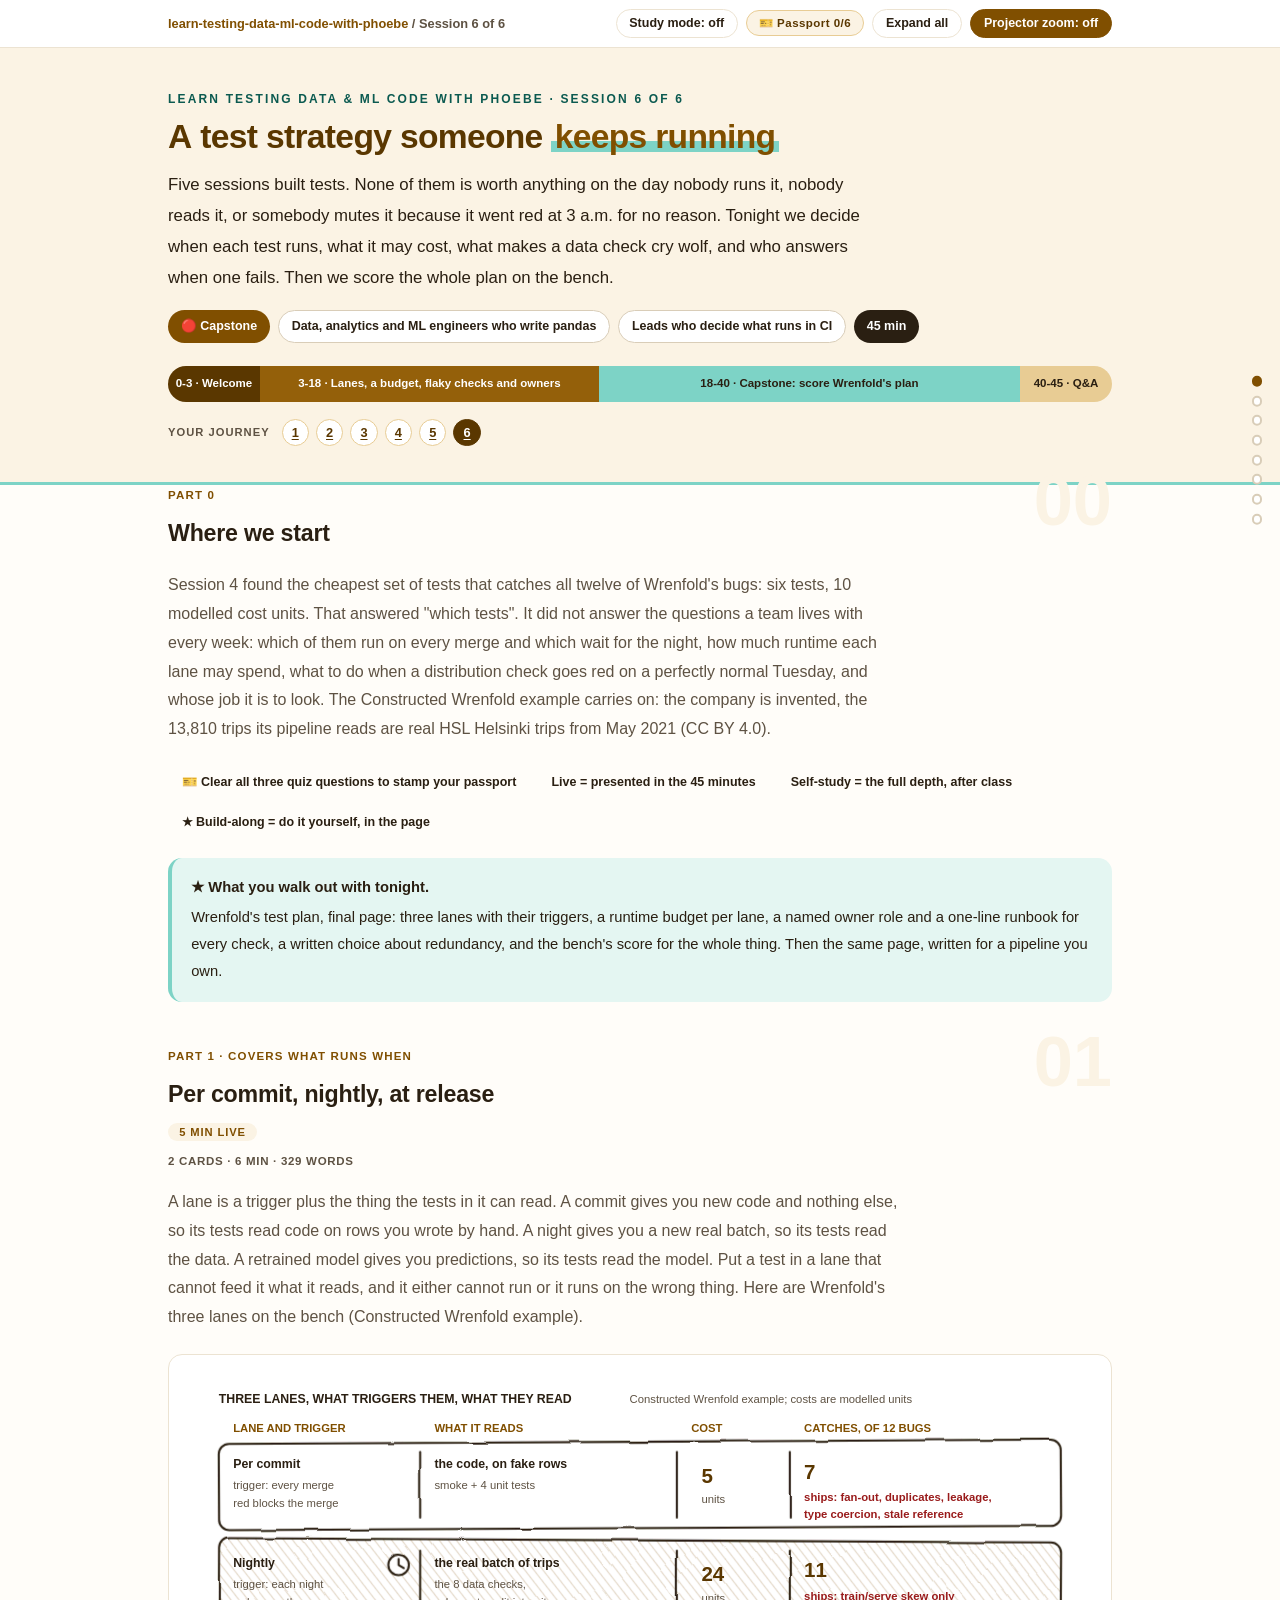
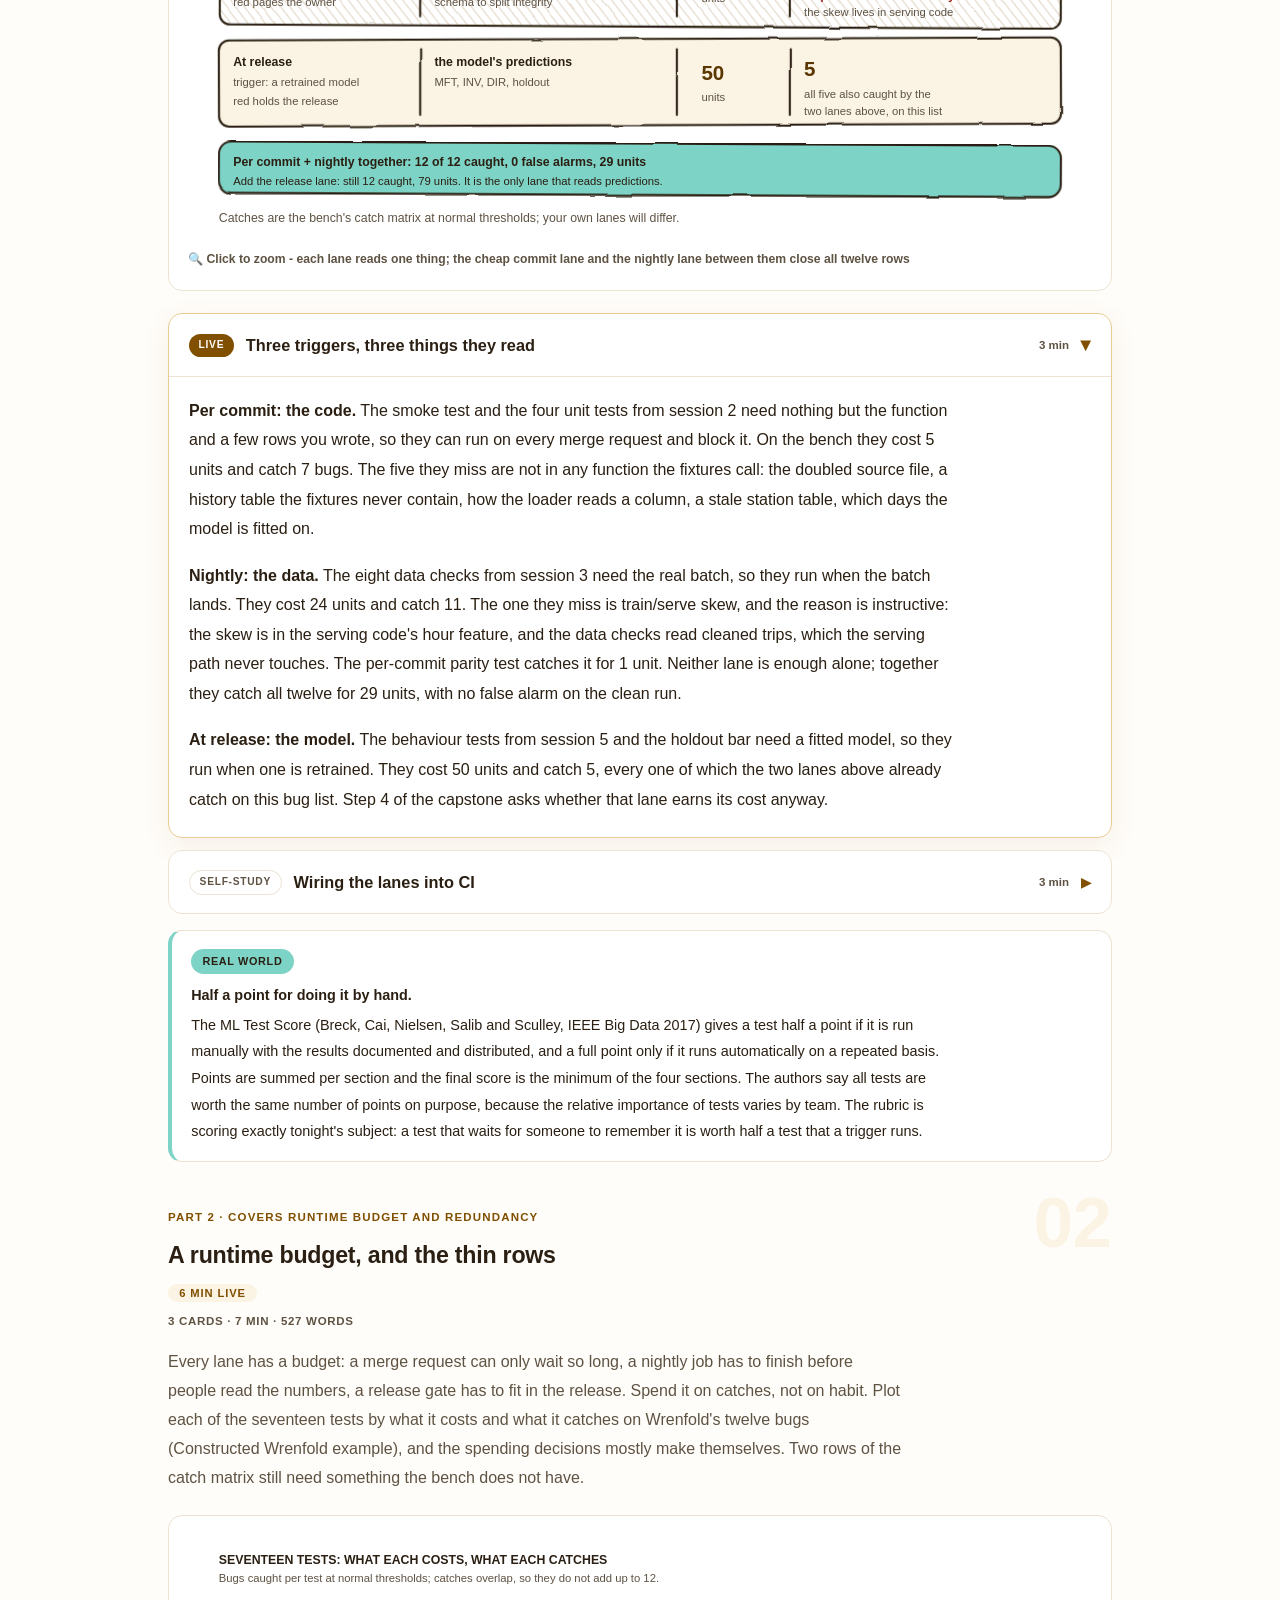
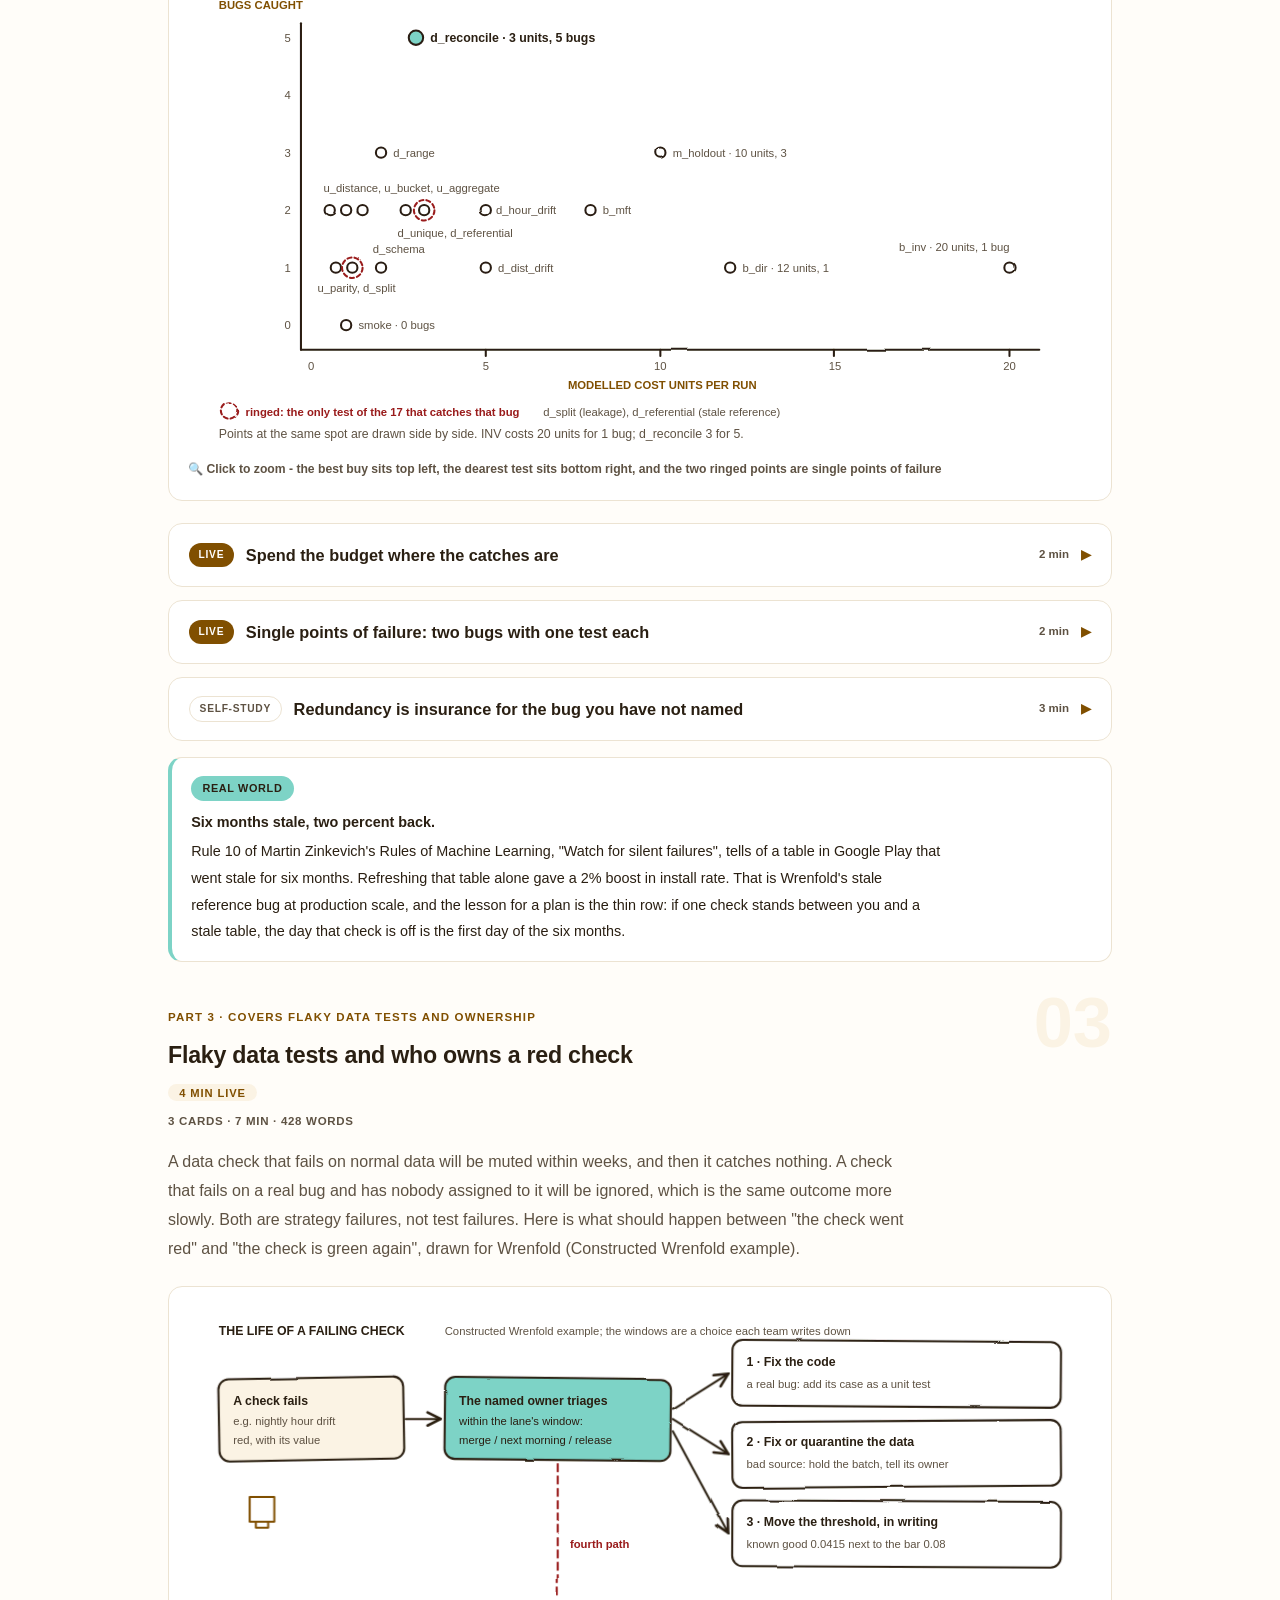
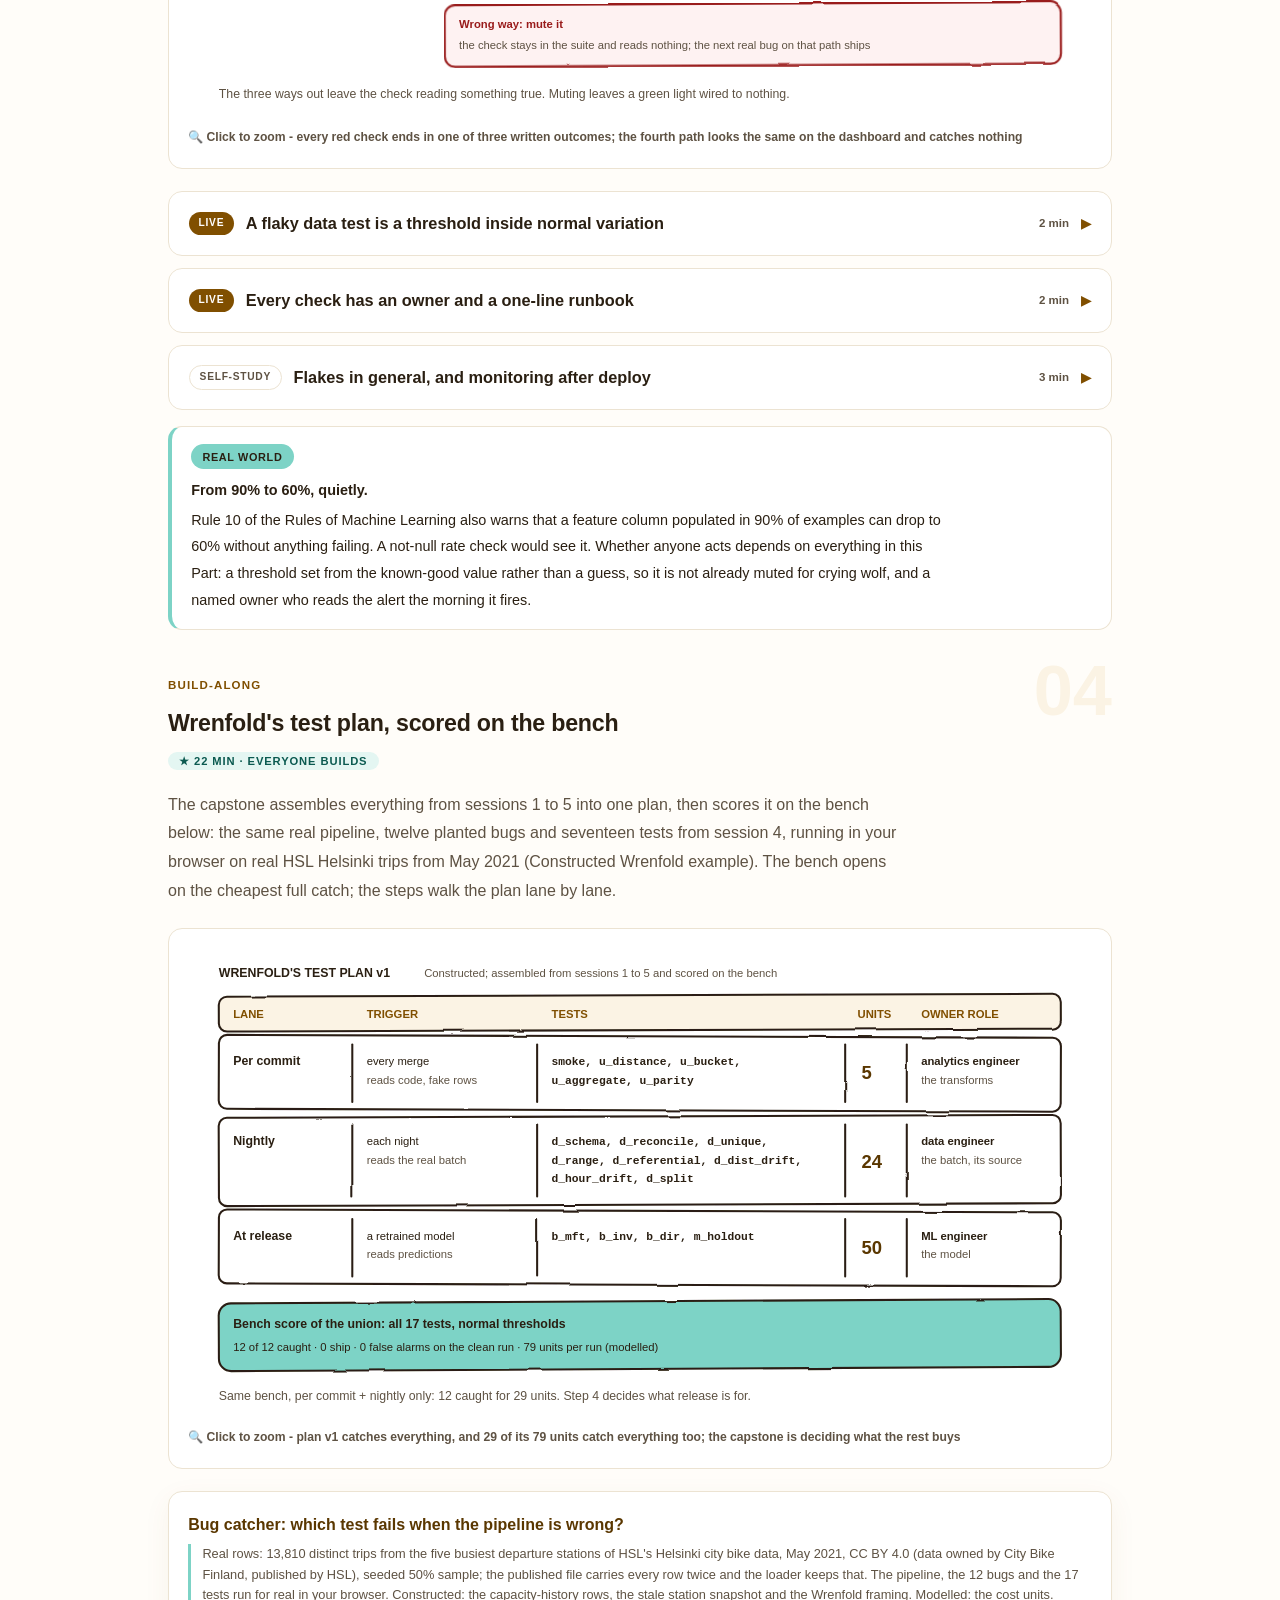
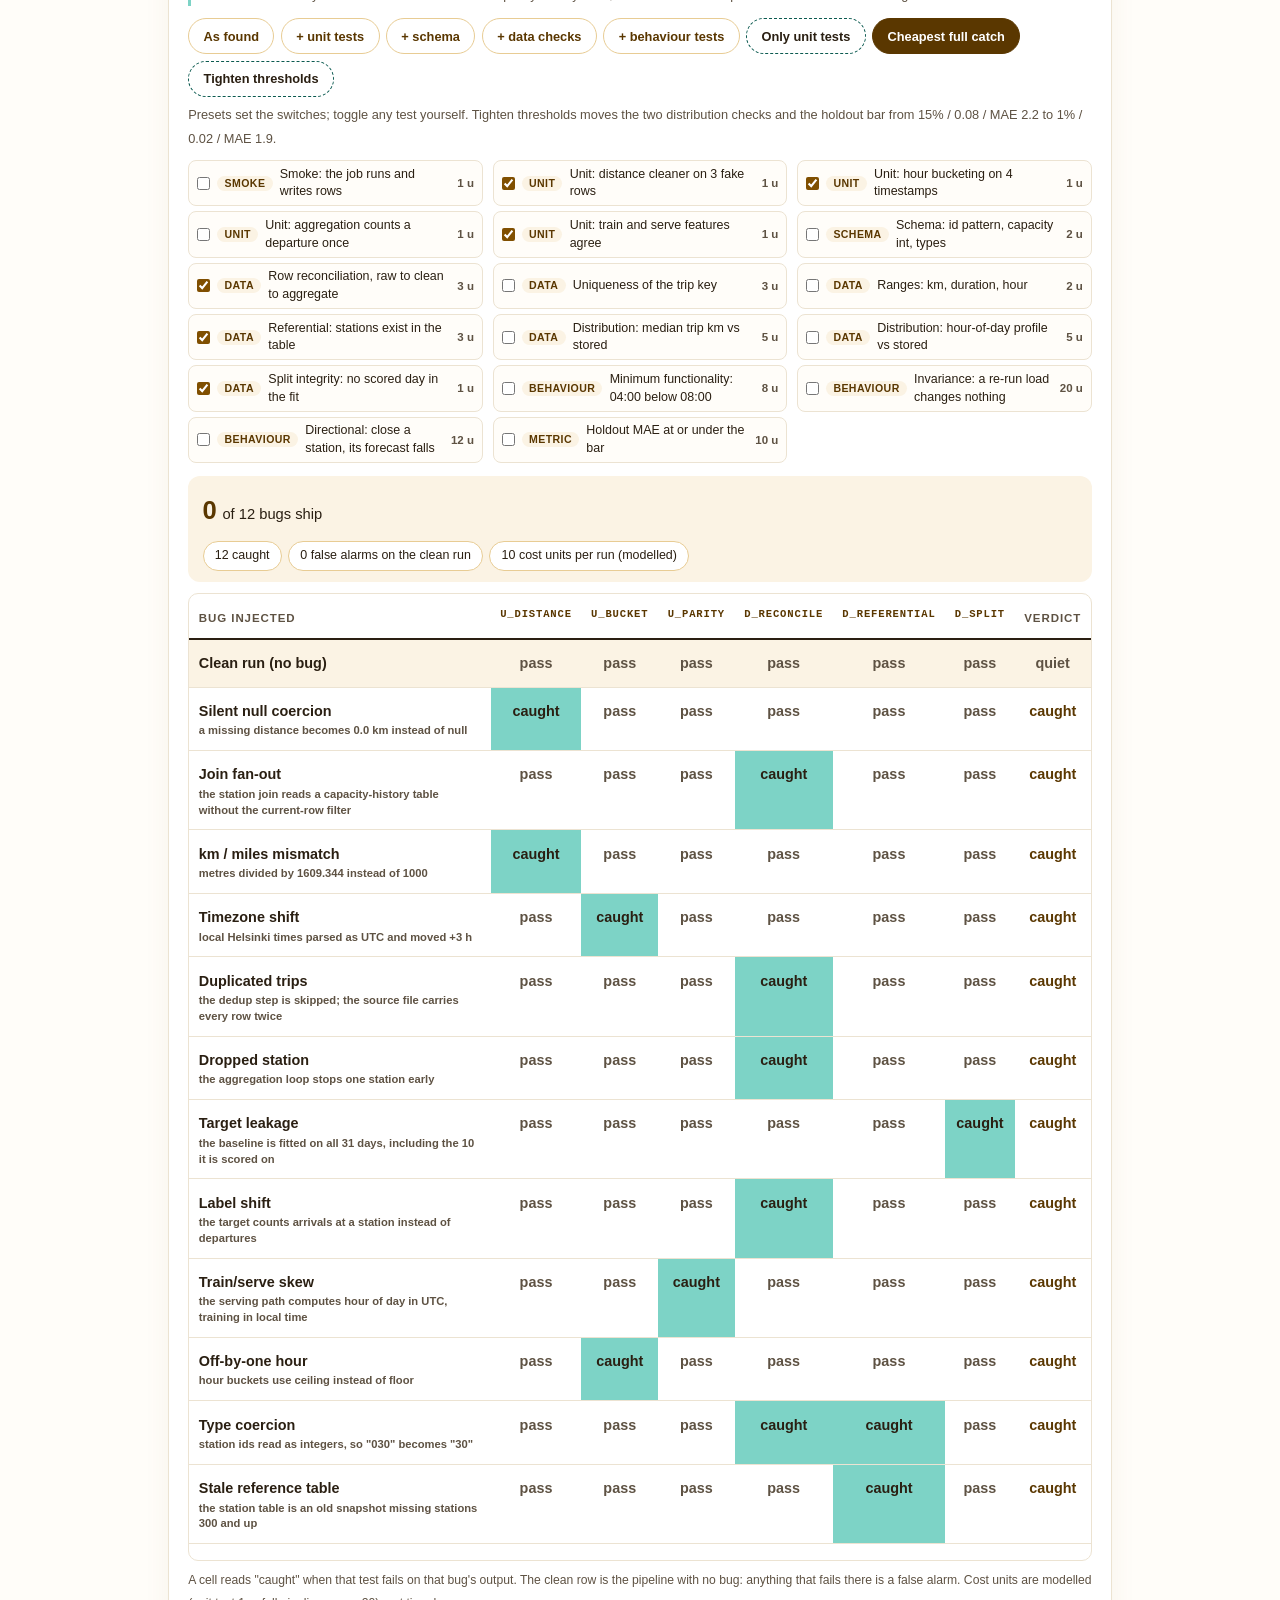
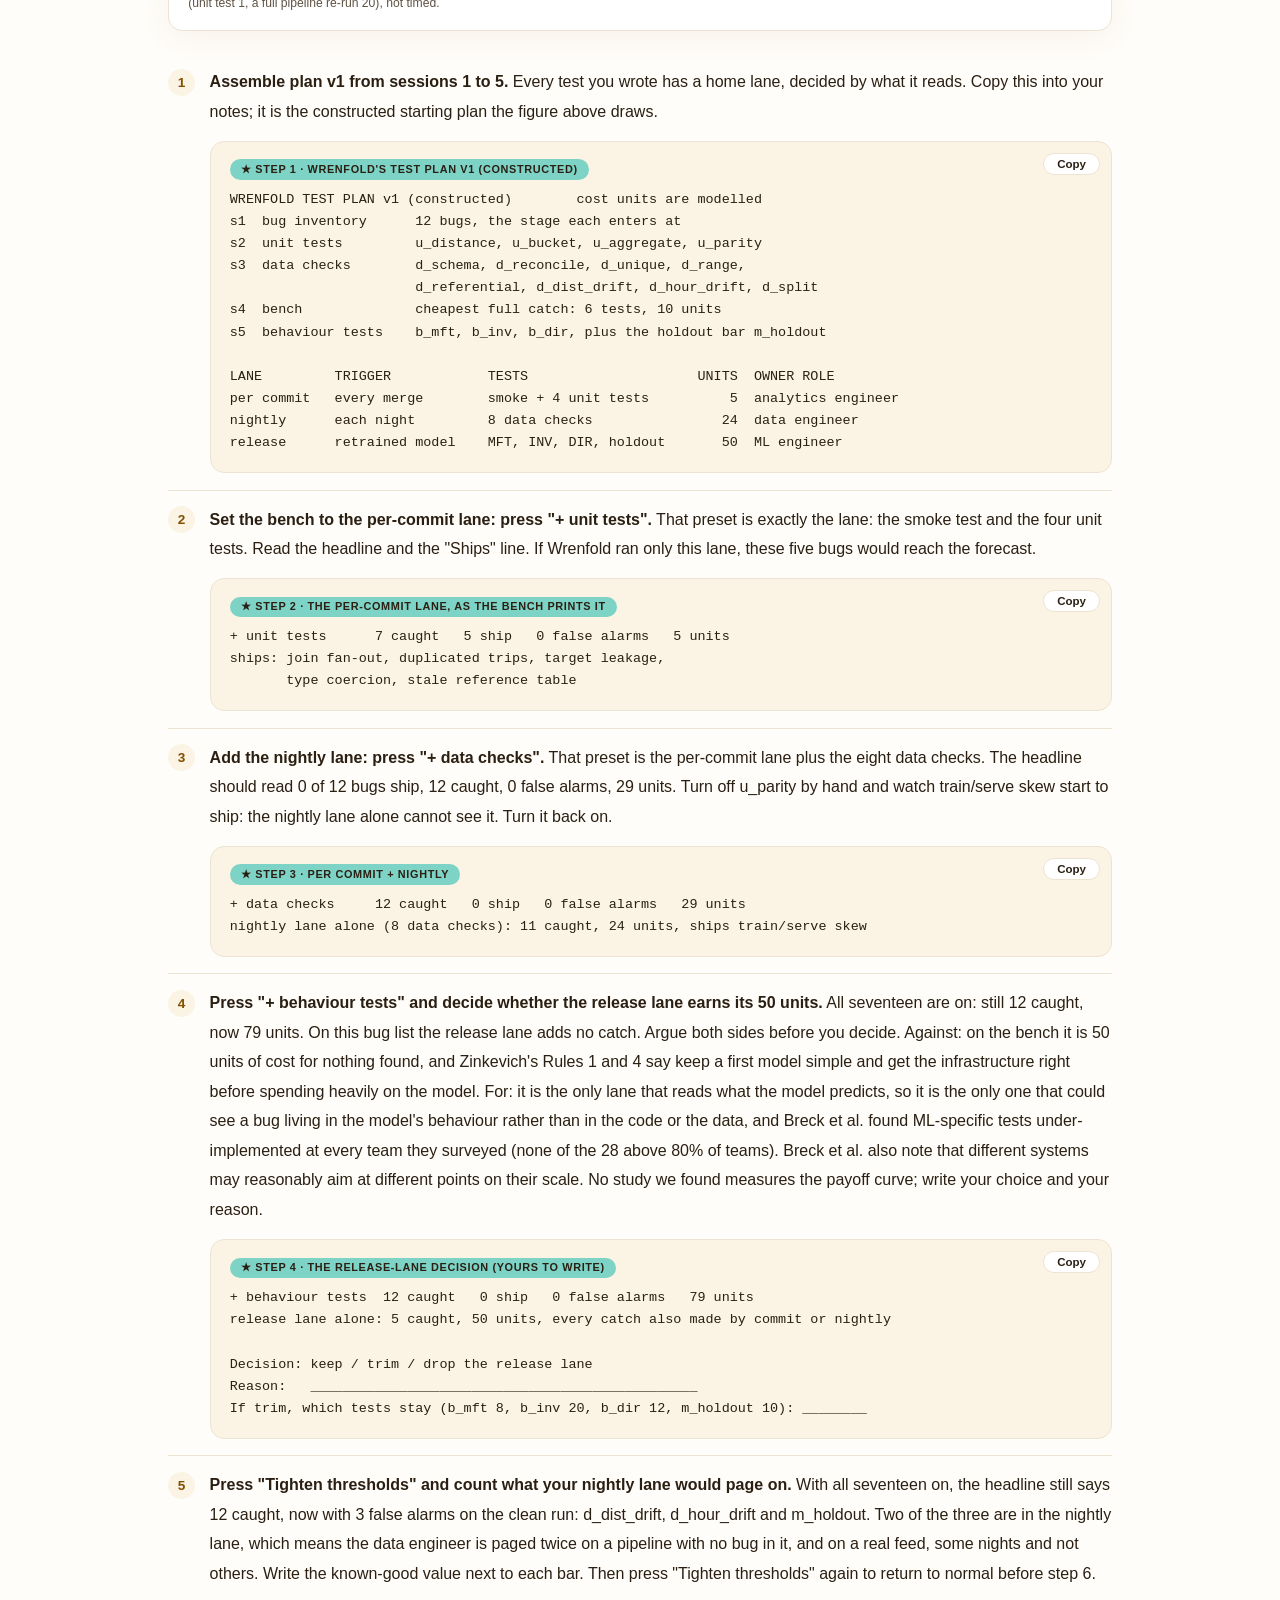
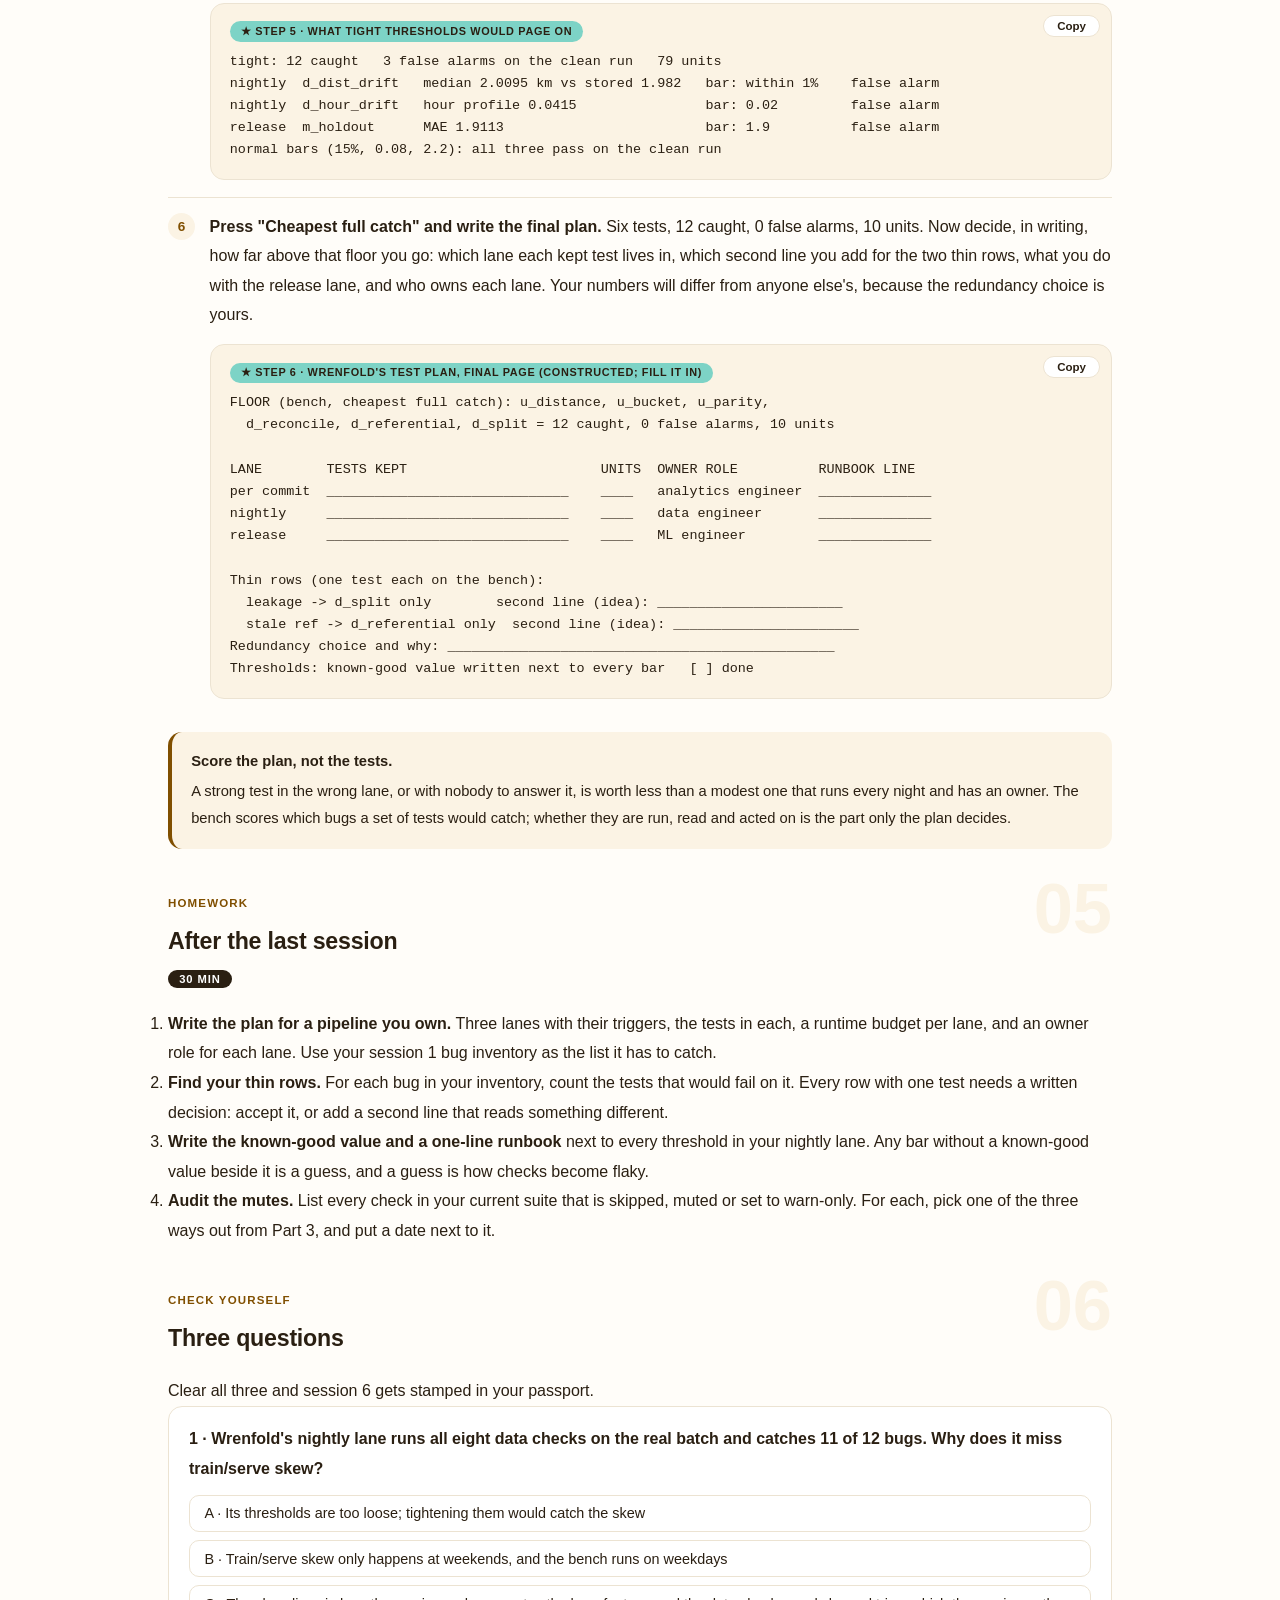
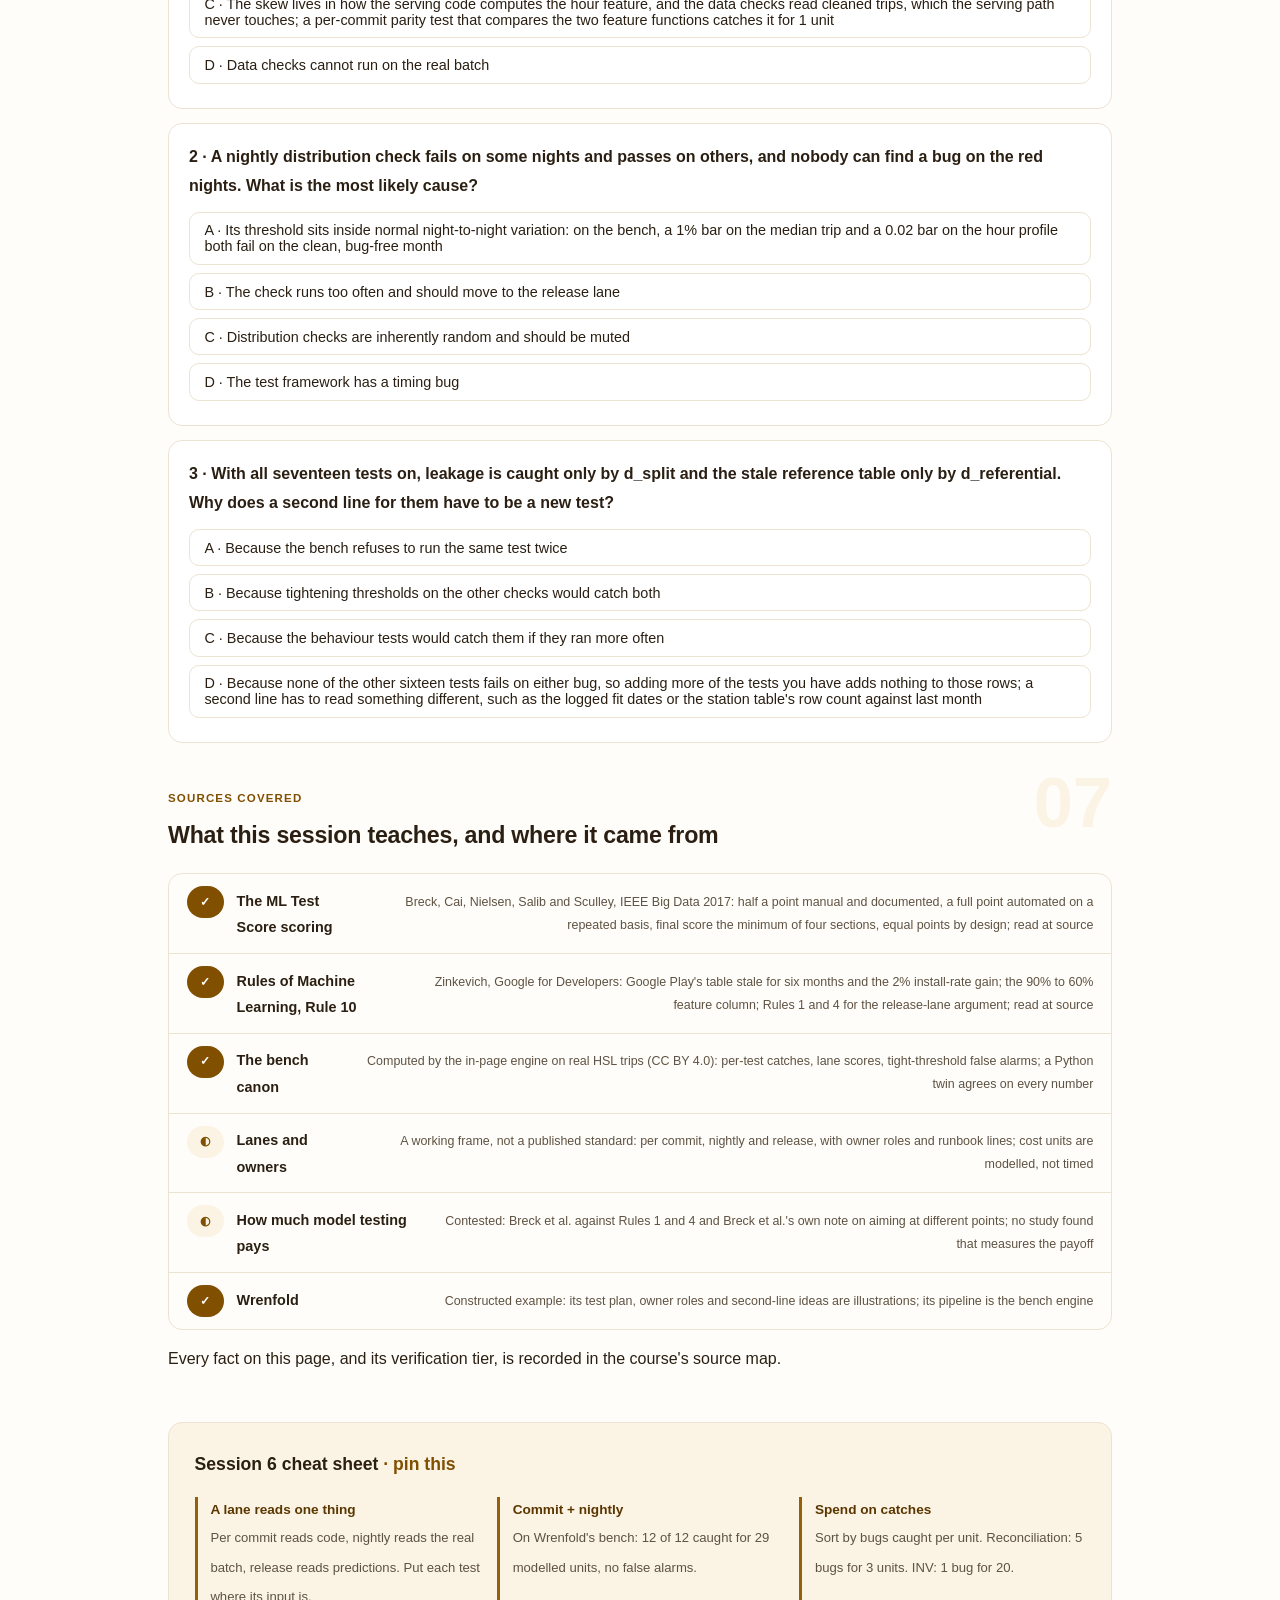
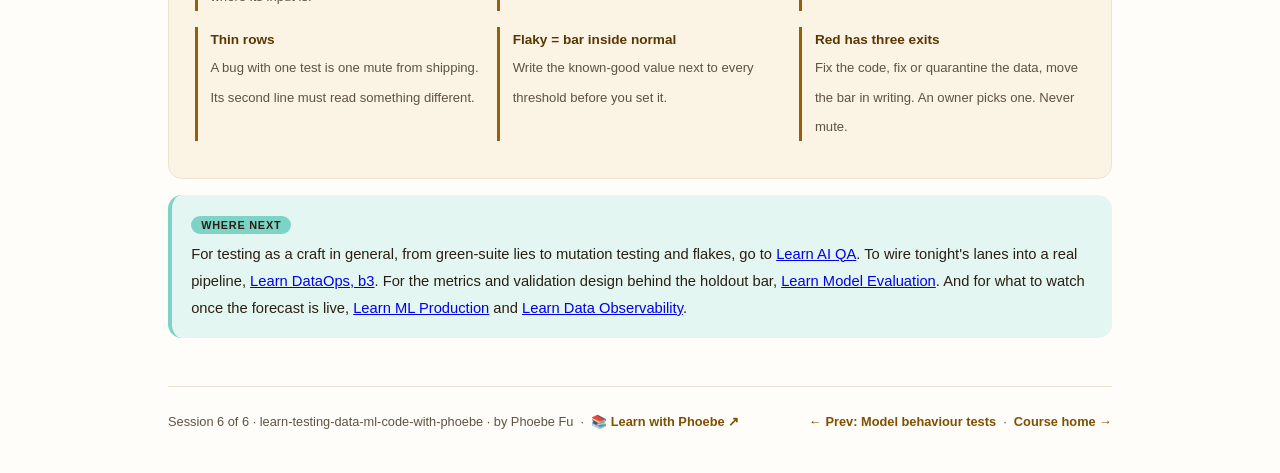
<file: courses/06-a-test-strategy-that-runs.html>
<!DOCTYPE html>
<html lang="en">
<head>
<meta charset="UTF-8">
<meta name="viewport" content="width=device-width, initial-scale=1.0">
<!-- social:start -->
<meta name="description" content="Session 6 of 6. A test suite nobody runs catches nothing. Split the tests into per-commit, nightly and release lanes, spend a runtime budget where the catches are, keep data checks from going flaky, give every red check an owner, and score the whole plan on a real pipeline in the page.">
<meta property="og:type" content="article">
<meta property="og:site_name" content="Learn with Phoebe">
<meta property="og:title" content="A test strategy that runs - learn testing data ml code with phoebe">
<meta property="og:description" content="Session 6 of 6. Per commit, nightly, at release: lanes, a runtime budget, flaky data checks and owners, scored on the bug catcher bench.">
<meta property="og:url" content="https://phoebefu6.github.io/learn-testing-data-ml-code-with-phoebe/courses/06-a-test-strategy-that-runs.html">
<meta property="og:image" content="https://phoebefu6.github.io/learn-testing-data-ml-code-with-phoebe/assets/og-cover.png">
<meta property="og:image:width" content="1200">
<meta property="og:image:height" content="630">
<meta name="twitter:card" content="summary_large_image">
<meta name="twitter:title" content="A test strategy that runs - learn testing data ml code with phoebe">
<meta name="twitter:description" content="Session 6 of 6. Three lanes, a budget, an owner for every red check, and a plan scored on a real pipeline.">
<meta name="twitter:image" content="https://phoebefu6.github.io/learn-testing-data-ml-code-with-phoebe/assets/og-cover.png">
<!-- social:end -->
<title>Session 6 · A test strategy that runs - learn testing data ml code with phoebe</title>
<link rel="stylesheet" href="../assets/style.css?v=1">
</head>
<body>

<div class="toolbar">
  <div class="wrap">
    <span class="crumb"><a href="../index.html">learn-testing-data-ml-code-with-phoebe</a> / Session 6 of 6</span>
    <button class="btn" id="toggle-all" type="button">Expand all</button>
    <button class="btn primary" id="zoom-toggle" type="button">Projector zoom: off</button>
  </div>
</div>

<header class="masthead">
  <div class="wrap">
    <div class="eyebrow">Learn Testing Data &amp; ML Code with Phoebe · Session 6 of 6</div>
    <h1>A test strategy someone <span class="accent">keeps running</span></h1>
    <p class="sub">Five sessions built tests. None of them is worth anything on the day nobody runs it, nobody reads it, or somebody mutes it because it went red at 3 a.m. for no reason. Tonight we decide when each test runs, what it may cost, what makes a data check cry wolf, and who answers when one fails. Then we score the whole plan on the bench.</p>
    <div class="chip-row">
      <span class="chip level">🔴 Capstone</span>
      <span class="chip audience">Data, analytics and ML engineers who write pandas</span>
      <span class="chip audience">Leads who decide what runs in CI</span>
      <span class="chip time">45 min</span>
    </div>
    <div class="agenda">
      <span class="a1" style="flex:1">0-3 · Welcome</span>
      <span class="a2" style="flex:4">3-18 · Lanes, a budget, flaky checks and owners</span>
      <span class="a3" style="flex:5">18-40 · Capstone: score Wrenfold's plan</span>
      <span class="a4" style="flex:1">40-45 · Q&amp;A</span>
    </div>
  </div>
</header>

<main class="wrap">

  <section class="section" id="intro">
    <div class="section-kicker">
      <span class="klabel">Part 0</span>
      <h2>Where we start</h2>
    </div>
    <p class="lede">Session 4 found the cheapest set of tests that catches all twelve of Wrenfold's bugs: six tests, 10 modelled cost units. That answered "which tests". It did not answer the questions a team lives with every week: which of them run on every merge and which wait for the night, how much runtime each lane may spend, what to do when a distribution check goes red on a perfectly normal Tuesday, and whose job it is to look. The Constructed Wrenfold example carries on: the company is invented, the 13,810 trips its pipeline reads are real HSL Helsinki trips from May 2021 (CC BY 4.0).</p>

    <div class="legend">
      <span class="pill">🎫 Clear all three quiz questions to stamp your passport</span>
      <span class="pill">Live = presented in the 45 minutes</span>
      <span class="pill">Self-study = the full depth, after class</span>
      <span class="pill">★ Build-along = do it yourself, in the page</span>
    </div>

    <div class="callout win">
      <p><strong>★ What you walk out with tonight.</strong> Wrenfold's test plan, final page: three lanes with their triggers, a runtime budget per lane, a named owner role and a one-line runbook for every check, a written choice about redundancy, and the bench's score for the whole thing. Then the same page, written for a pipeline you own.</p>
    </div>
  </section>

  <section class="section" id="part-1">
    <div class="section-kicker">
      <span class="klabel">Part 1 · covers what runs when</span>
      <h2>Per commit, nightly, at release</h2>
      <span class="tag concept">5 min live</span>
    </div>
    <p class="lede">A lane is a trigger plus the thing the tests in it can read. A commit gives you new code and nothing else, so its tests read code on rows you wrote by hand. A night gives you a new real batch, so its tests read the data. A retrained model gives you predictions, so its tests read the model. Put a test in a lane that cannot feed it what it reads, and it either cannot run or it runs on the wrong thing. Here are Wrenfold's three lanes on the bench (Constructed Wrenfold example).</p>

    <figure class="zoomable">
      <svg viewBox="0 0 880 452" xmlns="http://www.w3.org/2000/svg" role="img" aria-label="Three lanes of Wrenfold's tests. Per commit, triggered by every merge request, reads the code on fake rows: smoke plus 4 unit tests, 5 modelled units, catches 7 of 12, ships join fan-out, duplicated trips, leakage, type coercion and the stale reference table. Nightly, triggered each night, reads the real batch with the 8 data checks: 24 units, catches 11, ships only train and serve skew. At release, triggered by a retrained model, reads predictions with MFT, INV, DIR and the holdout: 50 units, catches 5, all also caught above. Per commit plus nightly together catch 12 of 12 for 29 units with no false alarms.">
        <defs>
          <filter id="s6aSk" x="-3%" y="-3%" width="106%" height="106%"><feTurbulence type="fractalNoise" baseFrequency="0.02" numOctaves="2" seed="61" result="n"/><feDisplacementMap in="SourceGraphic" in2="n" scale="2.4" xChannelSelector="R" yChannelSelector="G"/></filter>
          <pattern id="s6aHc" patternUnits="userSpaceOnUse" width="7" height="7" patternTransform="rotate(-38)"><line x1="0" y1="0" x2="0" y2="7" stroke="#804F00" stroke-width="1" opacity=".5"/></pattern>
        </defs>
        <style>
          .s6aH { font: 800 12px Inter, sans-serif; fill: #2A1F12; }
          .s6aL { font: 600 12px Inter, sans-serif; fill: #2A1F12; }
          .s6aS { font: 400 11px Inter, sans-serif; fill: #5E5243; }
          .s6aK { font: 400 11px Inter, sans-serif; fill: #2A1F12; }
          .s6aA { font: 700 11px Inter, sans-serif; fill: #804F00; }
          .s6aV { font: 800 20px Inter, sans-serif; fill: #5A3700; }
          .s6aR { font: 800 11px Inter, sans-serif; fill: #991B1B; }
          .s6aN { font: 400 12px Inter, sans-serif; fill: #5E5243; }
        </style>

        <text class="s6aH" x="30" y="28">THREE LANES, WHAT TRIGGERS THEM, WHAT THEY READ</text>
        <text class="s6aS" x="430" y="28">Constructed Wrenfold example; costs are modelled units</text>

        <text class="s6aA" x="44" y="56">LANE AND TRIGGER</text>
        <text class="s6aA" x="240" y="56">WHAT IT READS</text>
        <text class="s6aA" x="490" y="56">COST</text>
        <text class="s6aA" x="600" y="56">CATCHES, OF 12 BUGS</text>

        <g filter="url(#s6aSk)" fill="none" stroke="#2A1F12" stroke-width="2" stroke-linecap="round" stroke-linejoin="round">
          <rect x="30" y="66" width="820" height="84" rx="10" transform="rotate(-0.3 440 108)" fill="#FFFFFF"/>
          <rect x="30" y="162" width="820" height="84" rx="10" transform="rotate(0.3 440 204)" fill="url(#s6aHc)"/>
          <rect x="30" y="258" width="820" height="84" rx="10" transform="rotate(-0.2 440 300)" fill="#FBF3E4"/>
          <path d="M226 76 L226 140"/><path d="M476 76 L476 140"/><path d="M586 76 L586 140"/>
          <path d="M226 172 L226 236"/><path d="M476 172 L476 236"/><path d="M586 172 L586 236"/>
          <path d="M226 268 L226 332"/><path d="M476 268 L476 332"/><path d="M586 268 L586 332"/>
          <circle cx="205" cy="186" r="10" fill="#FFFFFF"/>
          <path d="M205 186 L205 180 M205 186 L210 189"/>
          <rect x="30" y="360" width="820" height="50" rx="12" transform="rotate(0.3 440 385)" fill="#7DD3C6"/>
        </g>

        <text class="s6aH" x="44" y="92">Per commit</text>
        <text class="s6aS" x="44" y="112">trigger: every merge</text>
        <text class="s6aS" x="44" y="130">red blocks the merge</text>
        <text class="s6aL" x="240" y="92">the code, on fake rows</text>
        <text class="s6aS" x="240" y="112">smoke + 4 unit tests</text>
        <text class="s6aV" x="500" y="106">5</text>
        <text class="s6aS" x="500" y="126">units</text>
        <text class="s6aV" x="600" y="102">7</text>
        <text class="s6aR" x="600" y="124">ships: fan-out, duplicates, leakage,</text>
        <text class="s6aR" x="600" y="140">type coercion, stale reference</text>

        <text class="s6aH" x="44" y="188">Nightly</text>
        <text class="s6aS" x="44" y="208">trigger: each night</text>
        <text class="s6aS" x="44" y="226">red pages the owner</text>
        <text class="s6aL" x="240" y="188">the real batch of trips</text>
        <text class="s6aS" x="240" y="208">the 8 data checks,</text>
        <text class="s6aS" x="240" y="226">schema to split integrity</text>
        <text class="s6aV" x="500" y="202">24</text>
        <text class="s6aS" x="500" y="222">units</text>
        <text class="s6aV" x="600" y="198">11</text>
        <text class="s6aR" x="600" y="220">ships: train/serve skew only</text>
        <text class="s6aS" x="600" y="236">the skew lives in serving code</text>

        <text class="s6aH" x="44" y="284">At release</text>
        <text class="s6aS" x="44" y="304">trigger: a retrained model</text>
        <text class="s6aS" x="44" y="322">red holds the release</text>
        <text class="s6aL" x="240" y="284">the model's predictions</text>
        <text class="s6aS" x="240" y="304">MFT, INV, DIR, holdout</text>
        <text class="s6aV" x="500" y="298">50</text>
        <text class="s6aS" x="500" y="318">units</text>
        <text class="s6aV" x="600" y="294">5</text>
        <text class="s6aS" x="600" y="316">all five also caught by the</text>
        <text class="s6aS" x="600" y="332">two lanes above, on this list</text>

        <text class="s6aH" x="44" y="382">Per commit + nightly together: 12 of 12 caught, 0 false alarms, 29 units</text>
        <text class="s6aK" x="44" y="400">Add the release lane: still 12 caught, 79 units. It is the only lane that reads predictions.</text>

        <text class="s6aN" x="30" y="436">Catches are the bench's catch matrix at normal thresholds; your own lanes will differ.</text>
      </svg>
      <figcaption>🔍 Click to zoom - each lane reads one thing; the cheap commit lane and the nightly lane between them close all twelve rows</figcaption>
    </figure>

    <details class="card" open>
      <summary><span class="mode live">Live</span>Three triggers, three things they read<span class="mini">3 min</span><span class="caret">▶</span></summary>
      <div class="body">
        <p><strong>Per commit: the code.</strong> The smoke test and the four unit tests from session 2 need nothing but the function and a few rows you wrote, so they can run on every merge request and block it. On the bench they cost 5 units and catch 7 bugs. The five they miss are not in any function the fixtures call: the doubled source file, a history table the fixtures never contain, how the loader reads a column, a stale station table, which days the model is fitted on.</p>
        <p><strong>Nightly: the data.</strong> The eight data checks from session 3 need the real batch, so they run when the batch lands. They cost 24 units and catch 11. The one they miss is train/serve skew, and the reason is instructive: the skew is in the serving code's hour feature, and the data checks read cleaned trips, which the serving path never touches. The per-commit parity test catches it for 1 unit. Neither lane is enough alone; together they catch all twelve for 29 units, with no false alarm on the clean run.</p>
        <p><strong>At release: the model.</strong> The behaviour tests from session 5 and the holdout bar need a fitted model, so they run when one is retrained. They cost 50 units and catch 5, every one of which the two lanes above already catch on this bug list. Step 4 of the capstone asks whether that lane earns its cost anyway.</p>
      </div>
    </details>

    <details class="card">
      <summary><span class="mode self">Self-study</span>Wiring the lanes into CI<span class="mini">3 min</span><span class="caret">▶</span></summary>
      <div class="body">
        <p>Turning a lane into a job that actually fires (a workflow file, a scheduler entry, a gate on a release) is CI work, and it is taught properly in <a href="https://phoebefu6.github.io/learn-dataops-with-phoebe/courses/b1-foundations-repo.html">Learn DataOps, b1</a> (the repo and its pipeline) and <a href="https://phoebefu6.github.io/learn-dataops-with-phoebe/courses/b3-data-testing-contracts.html">Learn DataOps, b3</a> (data tests and contracts in that pipeline). Bring four things from tonight to that wiring: the lane's trigger, the tests in it, its budget, and the role that is paged when it goes red. If you cannot fill all four for a test, it is not ready to wire.</p>
      </div>
    </details>

    <div class="callout example">
      <span class="ex-pill">Real world</span>
      <p><strong>Half a point for doing it by hand.</strong> The ML Test Score (Breck, Cai, Nielsen, Salib and Sculley, IEEE Big Data 2017) gives a test half a point if it is run manually with the results documented and distributed, and a full point only if it runs automatically on a repeated basis. Points are summed per section and the final score is the minimum of the four sections. The authors say all tests are worth the same number of points on purpose, because the relative importance of tests varies by team. The rubric is scoring exactly tonight's subject: a test that waits for someone to remember it is worth half a test that a trigger runs.</p>
    </div>
  </section>

  <section class="section" id="part-2">
    <div class="section-kicker">
      <span class="klabel">Part 2 · covers runtime budget and redundancy</span>
      <h2>A runtime budget, and the thin rows</h2>
      <span class="tag concept">6 min live</span>
    </div>
    <p class="lede">Every lane has a budget: a merge request can only wait so long, a nightly job has to finish before people read the numbers, a release gate has to fit in the release. Spend it on catches, not on habit. Plot each of the seventeen tests by what it costs and what it catches on Wrenfold's twelve bugs (Constructed Wrenfold example), and the spending decisions mostly make themselves. Two rows of the catch matrix still need something the bench does not have.</p>

    <figure class="zoomable">
      <svg viewBox="0 0 880 500" xmlns="http://www.w3.org/2000/svg" role="img" aria-label="Scatter of the 17 tests: modelled cost per run on the x axis from 0 to 20 units, bugs caught on the y axis from 0 to 5. Row reconciliation stands out at 3 units and 5 bugs. Range checks catch 3 for 2 units, the holdout 3 for 10. Three unit tests catch 2 each for 1 unit. Invariance sits low right at 20 units and 1 bug. Split integrity and the referential check are ringed: each is the only test on the bench that catches its bug, leakage and the stale reference table.">
        <defs>
          <filter id="s6bSk" x="-3%" y="-3%" width="106%" height="106%"><feTurbulence type="fractalNoise" baseFrequency="0.02" numOctaves="2" seed="67" result="n"/><feDisplacementMap in="SourceGraphic" in2="n" scale="2.4" xChannelSelector="R" yChannelSelector="G"/></filter>
        </defs>
        <style>
          .s6bH { font: 800 12px Inter, sans-serif; fill: #2A1F12; }
          .s6bL { font: 600 12px Inter, sans-serif; fill: #2A1F12; }
          .s6bS { font: 400 11px Inter, sans-serif; fill: #5E5243; }
          .s6bA { font: 700 11px Inter, sans-serif; fill: #804F00; }
          .s6bR { font: 800 11px Inter, sans-serif; fill: #991B1B; }
          .s6bN { font: 400 12px Inter, sans-serif; fill: #5E5243; }
        </style>

        <text class="s6bH" x="30" y="28">SEVENTEEN TESTS: WHAT EACH COSTS, WHAT EACH CATCHES</text>
        <text class="s6bS" x="30" y="46">Bugs caught per test at normal thresholds; catches overlap, so they do not add up to 12.</text>
        <text class="s6bA" x="30" y="72">BUGS CAUGHT</text>

        <g filter="url(#s6bSk)" fill="none" stroke="#2A1F12" stroke-width="2" stroke-linecap="round" stroke-linejoin="round">
          <path d="M110 404 L830 404"/>
          <path d="M110 404 L110 86"/>
          <path d="M290 404 L290 410"/><path d="M460 404 L460 410"/><path d="M630 404 L630 410"/><path d="M800 404 L800 410"/>
          <circle cx="222" cy="100" r="7" fill="#7DD3C6"/>
          <circle cx="188" cy="212" r="5" fill="#FFFFFF"/>
          <circle cx="460" cy="212" r="5" fill="#FFFFFF"/>
          <circle cx="138" cy="268" r="5" fill="#FFFFFF"/>
          <circle cx="154" cy="268" r="5" fill="#FFFFFF"/>
          <circle cx="170" cy="268" r="5" fill="#FFFFFF"/>
          <circle cx="212" cy="268" r="5" fill="#FFFFFF"/>
          <circle cx="230" cy="268" r="5" fill="#FFFFFF"/>
          <circle cx="290" cy="268" r="5" fill="#FFFFFF"/>
          <circle cx="392" cy="268" r="5" fill="#FFFFFF"/>
          <circle cx="144" cy="324" r="5" fill="#FFFFFF"/>
          <circle cx="160" cy="324" r="5" fill="#FFFFFF"/>
          <circle cx="188" cy="324" r="5" fill="#FFFFFF"/>
          <circle cx="290" cy="324" r="5" fill="#FFFFFF"/>
          <circle cx="528" cy="324" r="5" fill="#FFFFFF"/>
          <circle cx="800" cy="324" r="5" fill="#FFFFFF"/>
          <circle cx="154" cy="380" r="5" fill="#FFFFFF"/>
          <circle cx="160" cy="324" r="10" stroke="#991B1B" stroke-dasharray="4 3"/>
          <circle cx="230" cy="268" r="10" stroke="#991B1B" stroke-dasharray="4 3"/>
          <circle cx="40" cy="464" r="8" stroke="#991B1B" stroke-dasharray="4 3"/>
        </g>

        <text class="s6bS" x="100" y="104" text-anchor="end">5</text>
        <text class="s6bS" x="100" y="160" text-anchor="end">4</text>
        <text class="s6bS" x="100" y="216" text-anchor="end">3</text>
        <text class="s6bS" x="100" y="272" text-anchor="end">2</text>
        <text class="s6bS" x="100" y="328" text-anchor="end">1</text>
        <text class="s6bS" x="100" y="384" text-anchor="end">0</text>

        <text class="s6bS" x="120" y="424" text-anchor="middle">0</text>
        <text class="s6bS" x="290" y="424" text-anchor="middle">5</text>
        <text class="s6bS" x="460" y="424" text-anchor="middle">10</text>
        <text class="s6bS" x="630" y="424" text-anchor="middle">15</text>
        <text class="s6bS" x="800" y="424" text-anchor="middle">20</text>
        <text class="s6bA" x="370" y="442">MODELLED COST UNITS PER RUN</text>

        <text class="s6bL" x="236" y="104">d_reconcile · 3 units, 5 bugs</text>
        <text class="s6bS" x="200" y="216">d_range</text>
        <text class="s6bS" x="472" y="216">m_holdout · 10 units, 3</text>
        <text class="s6bS" x="132" y="250">u_distance, u_bucket, u_aggregate</text>
        <text class="s6bS" x="204" y="294">d_unique, d_referential</text>
        <text class="s6bS" x="300" y="272">d_hour_drift</text>
        <text class="s6bS" x="404" y="272">b_mft</text>
        <text class="s6bS" x="180" y="310">d_schema</text>
        <text class="s6bS" x="126" y="348">u_parity, d_split</text>
        <text class="s6bS" x="302" y="328">d_dist_drift</text>
        <text class="s6bS" x="540" y="328">b_dir · 12 units, 1</text>
        <text class="s6bS" x="800" y="308" text-anchor="end">b_inv · 20 units, 1 bug</text>
        <text class="s6bS" x="166" y="384">smoke · 0 bugs</text>

        <text class="s6bR" x="56" y="468">ringed: the only test of the 17 that catches that bug</text>
        <text class="s6bS" x="346" y="468">d_split (leakage), d_referential (stale reference)</text>
        <text class="s6bN" x="30" y="490">Points at the same spot are drawn side by side. INV costs 20 units for 1 bug; d_reconcile 3 for 5.</text>
      </svg>
      <figcaption>🔍 Click to zoom - the best buy sits top left, the dearest test sits bottom right, and the two ringed points are single points of failure</figcaption>
    </figure>

    <details class="card">
      <summary><span class="mode live">Live</span>Spend the budget where the catches are<span class="mini">2 min</span><span class="caret">▶</span></summary>
      <div class="body">
        <p>Read the plot top left to bottom right. Row reconciliation, counting rows from raw to clean to aggregate, costs 3 modelled units and catches 5 of the twelve bugs: join fan-out, duplicated trips, dropped station, label shift and type coercion. The range checks catch 3 for 2 units. Three of the unit tests catch 2 each for 1 unit. At the other corner, the invariance test re-runs the whole pipeline for 20 units and catches one bug, duplicated trips, which reconciliation and the uniqueness check already catch.</p>
        <p>That does not make INV worthless. It makes it a poor fit for a lane with a tight budget. A useful rule of thumb for any lane: sort the candidate tests by bugs caught per unit, fill the cheap lane from the top, and push what is left to a lane that runs less often. The numbers on this plot are modelled units, not seconds, so trust the ordering more than the ratios. And remember the counts overlap: d_reconcile's 5 and d_unique's 2 share two bugs, so together they catch 5, not 7.</p>
      </div>
    </details>

    <details class="card">
      <summary><span class="mode live">Live</span>Single points of failure: two bugs with one test each<span class="mini">2 min</span><span class="caret">▶</span></summary>
      <div class="body">
        <p>Turn on all seventeen tests and read the catch matrix row by row. Ten bugs are caught by two or more tests. Two are not: target leakage is caught only by d_split, and the stale reference table only by d_referential. There is no second line for either anywhere on the bench, so adding more of the tests you already have buys nothing for those two rows. If one of those checks is muted, misconfigured or deleted in a tidy-up, its bug ships and nothing else notices.</p>
        <p>The second line has to be a new test you write, one that reads something different. Two ideas, offered as ideas and not measured on the bench:</p>
        <ul>
          <li><strong>Idea, for leakage:</strong> log the date range the model was actually fitted on, and compare it with the scored days. The split check reads the split you asked for; this reads the fit that happened.</li>
          <li><strong>Idea, for the stale table:</strong> a check that the station table's row count is not below last month's. The referential check reads trips against the table; this reads the table against its own history.</li>
        </ul>
      </div>
    </details>

    <details class="card">
      <summary><span class="mode self">Self-study</span>Redundancy is insurance for the bug you have not named<span class="mini">3 min</span><span class="caret">▶</span></summary>
      <div class="body">
        <p>The cheapest full catch, six tests for 10 units, was found by an exhaustive search that knew all twelve bugs in advance. A real team does not know its next bug. Every test you drop because "another test already catches that" is a bet that the overlap you measured on known bugs holds for unknown ones. Sometimes it will: reconciliation catches anything that changes row counts, whatever its cause. Sometimes it will not: the split check catches exactly one way of fitting on the wrong days.</p>
        <p>So write the redundancy choice down as a choice. Three honest positions: run the cheapest set and accept that each of its rows is one failure from shipping; run the cheapest set plus a second line for the rows you most fear; or run everything that fits the budget and accept the cost. The bench can price each option. It cannot tell you which bug comes next, and nothing published that we found measures how much redundancy pays off.</p>
      </div>
    </details>

    <div class="callout example">
      <span class="ex-pill">Real world</span>
      <p><strong>Six months stale, two percent back.</strong> Rule 10 of Martin Zinkevich's Rules of Machine Learning, "Watch for silent failures", tells of a table in Google Play that went stale for six months. Refreshing that table alone gave a 2% boost in install rate. That is Wrenfold's stale reference bug at production scale, and the lesson for a plan is the thin row: if one check stands between you and a stale table, the day that check is off is the first day of the six months.</p>
    </div>
  </section>

  <section class="section" id="part-3">
    <div class="section-kicker">
      <span class="klabel">Part 3 · covers flaky data tests and ownership</span>
      <h2>Flaky data tests and who owns a red check</h2>
      <span class="tag concept">4 min live</span>
    </div>
    <p class="lede">A data check that fails on normal data will be muted within weeks, and then it catches nothing. A check that fails on a real bug and has nobody assigned to it will be ignored, which is the same outcome more slowly. Both are strategy failures, not test failures. Here is what should happen between "the check went red" and "the check is green again", drawn for Wrenfold (Constructed Wrenfold example).</p>

    <figure class="zoomable">
      <svg viewBox="0 0 880 400" xmlns="http://www.w3.org/2000/svg" role="img" aria-label="The life of a failing check. A check fails, for example the nightly hour drift check. The named owner triages it within the lane's window. Three ways out: fix the code and add its case as a unit test; fix or quarantine the data and tell the source's owner; or move the threshold in writing, with the known-good value 0.0415 next to the bar 0.08. A fourth path, drawn as the wrong way in red: mute it, so the check stays in the suite, reads nothing, and the next real bug on that path ships.">
        <defs>
          <filter id="s6cSk" x="-3%" y="-3%" width="106%" height="106%"><feTurbulence type="fractalNoise" baseFrequency="0.02" numOctaves="2" seed="73" result="n"/><feDisplacementMap in="SourceGraphic" in2="n" scale="2.4" xChannelSelector="R" yChannelSelector="G"/></filter>
          <marker id="s6cAr" viewBox="0 0 10 10" refX="9" refY="5" markerWidth="8" markerHeight="8" orient="auto"><path d="M1 1 L9 5 L1 9" fill="none" stroke="#2A1F12" stroke-width="1.6" stroke-linecap="round"/></marker>
        </defs>
        <style>
          .s6cH { font: 800 12px Inter, sans-serif; fill: #2A1F12; }
          .s6cS { font: 400 11px Inter, sans-serif; fill: #5E5243; }
          .s6cK { font: 400 11px Inter, sans-serif; fill: #2A1F12; }
          .s6cR { font: 800 11px Inter, sans-serif; fill: #991B1B; }
          .s6cN { font: 400 12px Inter, sans-serif; fill: #5E5243; }
        </style>

        <text class="s6cH" x="30" y="28">THE LIFE OF A FAILING CHECK</text>
        <text class="s6cS" x="250" y="28">Constructed Wrenfold example; the windows are a choice each team writes down</text>

        <g filter="url(#s6cSk)" fill="none" stroke="#2A1F12" stroke-width="2" stroke-linecap="round" stroke-linejoin="round">
          <rect x="30" y="70" width="180" height="80" rx="10" transform="rotate(-1 120 110)" fill="#FBF3E4"/>
          <path d="M212 110 L246 110" marker-end="url(#s6cAr)"/>
          <rect x="250" y="70" width="220" height="80" rx="10" transform="rotate(0.6 360 110)" fill="#7DD3C6"/>
          <path d="M472 100 L526 66" marker-end="url(#s6cAr)"/>
          <path d="M472 110 L526 144" marker-end="url(#s6cAr)"/>
          <path d="M472 122 L526 222" marker-end="url(#s6cAr)"/>
          <rect x="530" y="34" width="320" height="64" rx="10" transform="rotate(0.4 690 66)" fill="#FFFFFF"/>
          <rect x="530" y="112" width="320" height="64" rx="10" transform="rotate(-0.4 690 144)" fill="#FFFFFF"/>
          <rect x="530" y="190" width="320" height="64" rx="10" transform="rotate(0.3 690 222)" fill="#FFFFFF"/>
          <path d="M360 154 L360 284" stroke="#991B1B" stroke-dasharray="7 5"/>
          <rect x="250" y="290" width="600" height="60" rx="10" transform="rotate(-0.3 550 320)" fill="#FEF2F2" stroke="#991B1B"/>
          <path d="M60 210 L60 186 L84 186 L84 210 Z M66 210 L66 216 L78 216 L78 210" stroke="#804F00"/>
        </g>

        <text class="s6cH" x="44" y="96">A check fails</text>
        <text class="s6cS" x="44" y="116">e.g. nightly hour drift</text>
        <text class="s6cS" x="44" y="134">red, with its value</text>

        <text class="s6cH" x="264" y="96">The named owner triages</text>
        <text class="s6cK" x="264" y="116">within the lane's window:</text>
        <text class="s6cK" x="264" y="134">merge / next morning / release</text>

        <text class="s6cH" x="544" y="58">1 · Fix the code</text>
        <text class="s6cS" x="544" y="80">a real bug: add its case as a unit test</text>
        <text class="s6cH" x="544" y="136">2 · Fix or quarantine the data</text>
        <text class="s6cS" x="544" y="158">bad source: hold the batch, tell its owner</text>
        <text class="s6cH" x="544" y="214">3 · Move the threshold, in writing</text>
        <text class="s6cS" x="544" y="236">known good 0.0415 next to the bar 0.08</text>

        <text class="s6cR" x="372" y="236">fourth path</text>
        <text class="s6cR" x="264" y="314">Wrong way: mute it</text>
        <text class="s6cS" x="264" y="334">the check stays in the suite and reads nothing; the next real bug on that path ships</text>

        <text class="s6cN" x="30" y="382">The three ways out leave the check reading something true. Muting leaves a green light wired to nothing.</text>
      </svg>
      <figcaption>🔍 Click to zoom - every red check ends in one of three written outcomes; the fourth path looks the same on the dashboard and catches nothing</figcaption>
    </figure>

    <details class="card">
      <summary><span class="mode live">Live</span>A flaky data test is a threshold inside normal variation<span class="mini">2 min</span><span class="caret">▶</span></summary>
      <div class="body">
        <p>In application code a flaky test usually means timing, ordering or shared state. A data check is flaky for a simpler reason: its threshold sits inside the range that normal batches move through, so some nights it fails on nothing at all. On the bench, Wrenfold's clean month has a median trip of 2.0095 km against a stored 1.982, and an hour-profile distance of 0.0415. Both pass at the normal thresholds (within 15%, at most 0.08). Press "Tighten thresholds" (1%, 0.02, MAE at most 1.9) and the clean pipeline, with no bug in it, raises false alarms: 2 in the nightly lane (the two distribution checks) and 1 in the release lane (the holdout bar, since the clean MAE is 1.9113).</p>
        <p>The bench runs one clean month, so it shows the false alarm as a fixed fact. A real nightly job sees a new batch every night, and a threshold set that close to normal fails on some nights and not others. That is what a flaky data test looks like from the outside. The cure is the order of work from session 3: measure the known-good value first, then put the bar outside normal variation and inside the drift you would act on. Where exactly is a business choice, not a statistical fact, and teams reasonably disagree.</p>
      </div>
    </details>

    <details class="card">
      <summary><span class="mode live">Live</span>Every check has an owner and a one-line runbook<span class="mini">2 min</span><span class="caret">▶</span></summary>
      <div class="body">
        <p>"The team owns it" means nobody does. Give each lane an owner role, the person who is paged and who decides which of the three ways out applies. In Wrenfold's constructed plan: the analytics engineer owns the per-commit lane (the transforms), the data engineer owns the nightly lane (the batch and its source), the ML engineer owns the release lane (the model).</p>
        <p>Then give each check one line that answers "what do I look at first?". For example, for the nightly row reconciliation: <em>"Counts disagree: compare raw and clean row counts; a ratio near 2 means duplicated source rows; a jump in clean rows after a join means fan-out."</em> One line is enough for the owner at 07:00 to pick a path instead of a mute button.</p>
      </div>
    </details>

    <details class="card">
      <summary><span class="mode self">Self-study</span>Flakes in general, and monitoring after deploy<span class="mini">3 min</span><span class="caret">▶</span></summary>
      <div class="body">
        <p>Flaky tests in general software, their causes, quarantine and the cost of a slow suite are taught in <a href="https://phoebefu6.github.io/learn-ai-qa-with-phoebe/courses/05-flakes-and-speed.html">Learn AI QA, session 5</a>. Everything tonight stops at "before it ships". Once the forecast is live, the questions change to which signals to watch and who acts on them: see <a href="https://phoebefu6.github.io/learn-ml-production-with-phoebe/courses/05-monitor-what-you-will-act-on.html">Learn ML Production, session 5</a> and, for drift in the data itself, <a href="https://phoebefu6.github.io/learn-data-observability-with-phoebe/courses/b5-distribution-drift.html">Learn Data Observability, b5</a>. The nightly distribution checks here are the pre-ship cousin of that monitoring; the owner-and-runbook habit carries straight over.</p>
      </div>
    </details>

    <div class="callout example">
      <span class="ex-pill">Real world</span>
      <p><strong>From 90% to 60%, quietly.</strong> Rule 10 of the Rules of Machine Learning also warns that a feature column populated in 90% of examples can drop to 60% without anything failing. A not-null rate check would see it. Whether anyone acts depends on everything in this Part: a threshold set from the known-good value rather than a guess, so it is not already muted for crying wolf, and a named owner who reads the alert the morning it fires.</p>
    </div>
  </section>

  <section class="section" id="demo-1">
    <div class="section-kicker">
      <span class="klabel">Build-along</span>
      <h2>Wrenfold's test plan, scored on the bench</h2>
      <span class="tag demo">★ 22 min · everyone builds</span>
    </div>
    <p class="lede">The capstone assembles everything from sessions 1 to 5 into one plan, then scores it on the bench below: the same real pipeline, twelve planted bugs and seventeen tests from session 4, running in your browser on real HSL Helsinki trips from May 2021 (Constructed Wrenfold example). The bench opens on the cheapest full catch; the steps walk the plan lane by lane.</p>

    <figure class="zoomable">
      <svg viewBox="0 0 880 456" xmlns="http://www.w3.org/2000/svg" role="img" aria-label="Wrenfold's test plan v1, constructed, as a one-page table. Per commit: every merge, reads code; smoke, u_distance, u_bucket, u_aggregate, u_parity; 5 units; owner analytics engineer. Nightly: each night, reads the real batch; d_schema, d_reconcile, d_unique, d_range, d_referential, d_dist_drift, d_hour_drift, d_split; 24 units; owner data engineer. At release: a retrained model, reads predictions; b_mft, b_inv, b_dir, m_holdout; 50 units; owner ML engineer. Bench score of the union, all 17 tests at normal thresholds: 12 of 12 caught, 0 ship, 0 false alarms, 79 modelled units per run.">
        <defs>
          <filter id="s6dSk" x="-3%" y="-3%" width="106%" height="106%"><feTurbulence type="fractalNoise" baseFrequency="0.02" numOctaves="2" seed="79" result="n"/><feDisplacementMap in="SourceGraphic" in2="n" scale="2.4" xChannelSelector="R" yChannelSelector="G"/></filter>
        </defs>
        <style>
          .s6dH { font: 800 12px Inter, sans-serif; fill: #2A1F12; }
          .s6dL { font: 600 11px Inter, sans-serif; fill: #2A1F12; }
          .s6dS { font: 400 11px Inter, sans-serif; fill: #5E5243; }
          .s6dK { font: 400 11px Inter, sans-serif; fill: #2A1F12; }
          .s6dA { font: 700 11px Inter, sans-serif; fill: #804F00; }
          .s6dV { font: 800 18px Inter, sans-serif; fill: #5A3700; }
          .s6dC { font: 700 11px ui-monospace, Menlo, monospace; fill: #2A1F12; }
          .s6dN { font: 400 12px Inter, sans-serif; fill: #5E5243; }
        </style>

        <text class="s6dH" x="30" y="28">WRENFOLD'S TEST PLAN v1</text>
        <text class="s6dS" x="230" y="28">Constructed; assembled from sessions 1 to 5 and scored on the bench</text>

        <g filter="url(#s6dSk)" fill="none" stroke="#2A1F12" stroke-width="2" stroke-linecap="round" stroke-linejoin="round">
          <rect x="30" y="46" width="820" height="34" rx="8" transform="rotate(-0.2 440 63)" fill="#FBF3E4"/>
          <rect x="30" y="86" width="820" height="72" rx="8" transform="rotate(0.2 440 122)" fill="#FFFFFF"/>
          <rect x="30" y="164" width="820" height="86" rx="8" transform="rotate(-0.2 440 207)" fill="#FFFFFF"/>
          <rect x="30" y="256" width="820" height="72" rx="8" transform="rotate(0.2 440 292)" fill="#FFFFFF"/>
          <path d="M160 94 L160 150"/><path d="M340 94 L340 150"/><path d="M640 94 L640 150"/><path d="M700 94 L700 150"/>
          <path d="M160 172 L160 242"/><path d="M340 172 L340 242"/><path d="M640 172 L640 242"/><path d="M700 172 L700 242"/>
          <path d="M160 264 L160 320"/><path d="M340 264 L340 320"/><path d="M640 264 L640 320"/><path d="M700 264 L700 320"/>
          <rect x="30" y="344" width="820" height="66" rx="12" transform="rotate(-0.3 440 377)" fill="#7DD3C6"/>
        </g>

        <text class="s6dA" x="44" y="68">LANE</text>
        <text class="s6dA" x="174" y="68">TRIGGER</text>
        <text class="s6dA" x="354" y="68">TESTS</text>
        <text class="s6dA" x="652" y="68">UNITS</text>
        <text class="s6dA" x="714" y="68">OWNER ROLE</text>

        <text class="s6dH" x="44" y="114">Per commit</text>
        <text class="s6dK" x="174" y="114">every merge</text>
        <text class="s6dS" x="174" y="132">reads code, fake rows</text>
        <text class="s6dC" x="354" y="114">smoke, u_distance, u_bucket,</text>
        <text class="s6dC" x="354" y="132">u_aggregate, u_parity</text>
        <text class="s6dV" x="656" y="128">5</text>
        <text class="s6dL" x="714" y="114">analytics engineer</text>
        <text class="s6dS" x="714" y="132">the transforms</text>

        <text class="s6dH" x="44" y="192">Nightly</text>
        <text class="s6dK" x="174" y="192">each night</text>
        <text class="s6dS" x="174" y="210">reads the real batch</text>
        <text class="s6dC" x="354" y="192">d_schema, d_reconcile, d_unique,</text>
        <text class="s6dC" x="354" y="210">d_range, d_referential, d_dist_drift,</text>
        <text class="s6dC" x="354" y="228">d_hour_drift, d_split</text>
        <text class="s6dV" x="656" y="214">24</text>
        <text class="s6dL" x="714" y="192">data engineer</text>
        <text class="s6dS" x="714" y="210">the batch, its source</text>

        <text class="s6dH" x="44" y="284">At release</text>
        <text class="s6dK" x="174" y="284">a retrained model</text>
        <text class="s6dS" x="174" y="302">reads predictions</text>
        <text class="s6dC" x="354" y="284">b_mft, b_inv, b_dir, m_holdout</text>
        <text class="s6dV" x="656" y="298">50</text>
        <text class="s6dL" x="714" y="284">ML engineer</text>
        <text class="s6dS" x="714" y="302">the model</text>

        <text class="s6dH" x="44" y="370">Bench score of the union: all 17 tests, normal thresholds</text>
        <text class="s6dK" x="44" y="392">12 of 12 caught · 0 ship · 0 false alarms on the clean run · 79 units per run (modelled)</text>

        <text class="s6dN" x="30" y="440">Same bench, per commit + nightly only: 12 caught for 29 units. Step 4 decides what release is for.</text>
      </svg>
      <figcaption>🔍 Click to zoom - plan v1 catches everything, and 29 of its 79 units catch everything too; the capstone is deciding what the rest buys</figcaption>
    </figure>

    <div class="tdm-bench" data-mode="full" data-rung="cheapest"></div>

    <div class="steps">
      <div class="step">
        <p><strong>Assemble plan v1 from sessions 1 to 5.</strong> Every test you wrote has a home lane, decided by what it reads. Copy this into your notes; it is the constructed starting plan the figure above draws.</p>
        <div class="prompt-box good"><span class="label">★ Step 1 · Wrenfold's test plan v1 (constructed)</span>WRENFOLD TEST PLAN v1 (constructed)        cost units are modelled
s1  bug inventory      12 bugs, the stage each enters at
s2  unit tests         u_distance, u_bucket, u_aggregate, u_parity
s3  data checks        d_schema, d_reconcile, d_unique, d_range,
                       d_referential, d_dist_drift, d_hour_drift, d_split
s4  bench              cheapest full catch: 6 tests, 10 units
s5  behaviour tests    b_mft, b_inv, b_dir, plus the holdout bar m_holdout

LANE         TRIGGER            TESTS                     UNITS  OWNER ROLE
per commit   every merge        smoke + 4 unit tests          5  analytics engineer
nightly      each night         8 data checks                24  data engineer
release      retrained model    MFT, INV, DIR, holdout       50  ML engineer</div>
      </div>
      <div class="step">
        <p><strong>Set the bench to the per-commit lane: press "+ unit tests".</strong> That preset is exactly the lane: the smoke test and the four unit tests. Read the headline and the "Ships" line. If Wrenfold ran only this lane, these five bugs would reach the forecast.</p>
        <div class="prompt-box good"><span class="label">★ Step 2 · the per-commit lane, as the bench prints it</span>+ unit tests      7 caught   5 ship   0 false alarms   5 units
ships: join fan-out, duplicated trips, target leakage,
       type coercion, stale reference table</div>
      </div>
      <div class="step">
        <p><strong>Add the nightly lane: press "+ data checks".</strong> That preset is the per-commit lane plus the eight data checks. The headline should read 0 of 12 bugs ship, 12 caught, 0 false alarms, 29 units. Turn off u_parity by hand and watch train/serve skew start to ship: the nightly lane alone cannot see it. Turn it back on.</p>
        <div class="prompt-box good"><span class="label">★ Step 3 · per commit + nightly</span>+ data checks     12 caught   0 ship   0 false alarms   29 units
nightly lane alone (8 data checks): 11 caught, 24 units, ships train/serve skew</div>
      </div>
      <div class="step">
        <p><strong>Press "+ behaviour tests" and decide whether the release lane earns its 50 units.</strong> All seventeen are on: still 12 caught, now 79 units. On this bug list the release lane adds no catch. Argue both sides before you decide. Against: on the bench it is 50 units of cost for nothing found, and Zinkevich's Rules 1 and 4 say keep a first model simple and get the infrastructure right before spending heavily on the model. For: it is the only lane that reads what the model predicts, so it is the only one that could see a bug living in the model's behaviour rather than in the code or the data, and Breck et al. found ML-specific tests under-implemented at every team they surveyed (none of the 28 above 80% of teams). Breck et al. also note that different systems may reasonably aim at different points on their scale. No study we found measures the payoff curve; write your choice and your reason.</p>
        <div class="prompt-box good"><span class="label">★ Step 4 · the release-lane decision (yours to write)</span>+ behaviour tests  12 caught   0 ship   0 false alarms   79 units
release lane alone: 5 caught, 50 units, every catch also made by commit or nightly

Decision: keep / trim / drop the release lane
Reason:   ________________________________________________
If trim, which tests stay (b_mft 8, b_inv 20, b_dir 12, m_holdout 10): ________</div>
      </div>
      <div class="step">
        <p><strong>Press "Tighten thresholds" and count what your nightly lane would page on.</strong> With all seventeen on, the headline still says 12 caught, now with 3 false alarms on the clean run: d_dist_drift, d_hour_drift and m_holdout. Two of the three are in the nightly lane, which means the data engineer is paged twice on a pipeline with no bug in it, and on a real feed, some nights and not others. Write the known-good value next to each bar. Then press "Tighten thresholds" again to return to normal before step 6.</p>
        <div class="prompt-box good"><span class="label">★ Step 5 · what tight thresholds would page on</span>tight: 12 caught   3 false alarms on the clean run   79 units
nightly  d_dist_drift   median 2.0095 km vs stored 1.982   bar: within 1%    false alarm
nightly  d_hour_drift   hour profile 0.0415                bar: 0.02         false alarm
release  m_holdout      MAE 1.9113                         bar: 1.9          false alarm
normal bars (15%, 0.08, 2.2): all three pass on the clean run</div>
      </div>
      <div class="step">
        <p><strong>Press "Cheapest full catch" and write the final plan.</strong> Six tests, 12 caught, 0 false alarms, 10 units. Now decide, in writing, how far above that floor you go: which lane each kept test lives in, which second line you add for the two thin rows, what you do with the release lane, and who owns each lane. Your numbers will differ from anyone else's, because the redundancy choice is yours.</p>
        <div class="prompt-box good"><span class="label">★ Step 6 · Wrenfold's test plan, final page (constructed; fill it in)</span>FLOOR (bench, cheapest full catch): u_distance, u_bucket, u_parity,
  d_reconcile, d_referential, d_split = 12 caught, 0 false alarms, 10 units

LANE        TESTS KEPT                        UNITS  OWNER ROLE          RUNBOOK LINE
per commit  ______________________________    ____   analytics engineer  ______________
nightly     ______________________________    ____   data engineer       ______________
release     ______________________________    ____   ML engineer         ______________

Thin rows (one test each on the bench):
  leakage -&gt; d_split only        second line (idea): _______________________
  stale ref -&gt; d_referential only  second line (idea): _______________________
Redundancy choice and why: ________________________________________________
Thresholds: known-good value written next to every bar   [ ] done</div>
      </div>
    </div>

    <div class="callout tip">
      <p><strong>Score the plan, not the tests.</strong> A strong test in the wrong lane, or with nobody to answer it, is worth less than a modest one that runs every night and has an owner. The bench scores which bugs a set of tests would catch; whether they are run, read and acted on is the part only the plan decides.</p>
    </div>
  </section>

  <section class="section" id="exercise">
    <div class="section-kicker">
      <span class="klabel">Homework</span>
      <h2>After the last session</h2>
      <span class="tag exercise">30 min</span>
    </div>
    <ol>
      <li><strong>Write the plan for a pipeline you own.</strong> Three lanes with their triggers, the tests in each, a runtime budget per lane, and an owner role for each lane. Use your session 1 bug inventory as the list it has to catch.</li>
      <li><strong>Find your thin rows.</strong> For each bug in your inventory, count the tests that would fail on it. Every row with one test needs a written decision: accept it, or add a second line that reads something different.</li>
      <li><strong>Write the known-good value and a one-line runbook</strong> next to every threshold in your nightly lane. Any bar without a known-good value beside it is a guess, and a guess is how checks become flaky.</li>
      <li><strong>Audit the mutes.</strong> List every check in your current suite that is skipped, muted or set to warn-only. For each, pick one of the three ways out from Part 3, and put a date next to it.</li>
    </ol>
  </section>

  <section class="section" id="quiz">
    <div class="section-kicker">
      <span class="klabel">Check yourself</span>
      <h2>Three questions</h2>
    </div>
    <p>Clear all three and session 6 gets stamped in your passport.</p>

    <div class="quiz-q" data-answer="2">
      <p class="qtext">1 · Wrenfold's nightly lane runs all eight data checks on the real batch and catches 11 of 12 bugs. Why does it miss train/serve skew?</p>
      <button class="qopt" type="button">A · Its thresholds are too loose; tightening them would catch the skew</button>
      <button class="qopt" type="button">B · Train/serve skew only happens at weekends, and the bench runs on weekdays</button>
      <button class="qopt" type="button">C · The skew lives in how the serving code computes the hour feature, and the data checks read cleaned trips, which the serving path never touches; a per-commit parity test that compares the two feature functions catches it for 1 unit</button>
      <button class="qopt" type="button">D · Data checks cannot run on the real batch</button>
      <p class="qwhy">A lane catches what its tests read. The nightly lane reads data; the skew is in code that the batch does not exercise, so the per-commit lane has to carry it.</p>
    </div>

    <div class="quiz-q" data-answer="0">
      <p class="qtext">2 · A nightly distribution check fails on some nights and passes on others, and nobody can find a bug on the red nights. What is the most likely cause?</p>
      <button class="qopt" type="button">A · Its threshold sits inside normal night-to-night variation: on the bench, a 1% bar on the median trip and a 0.02 bar on the hour profile both fail on the clean, bug-free month</button>
      <button class="qopt" type="button">B · The check runs too often and should move to the release lane</button>
      <button class="qopt" type="button">C · Distribution checks are inherently random and should be muted</button>
      <button class="qopt" type="button">D · The test framework has a timing bug</button>
      <p class="qwhy">A flaky data check is usually a threshold problem, not a code problem. Measure the known-good value, set the bar outside normal variation, and write both down.</p>
    </div>

    <div class="quiz-q" data-answer="3">
      <p class="qtext">3 · With all seventeen tests on, leakage is caught only by d_split and the stale reference table only by d_referential. Why does a second line for them have to be a new test?</p>
      <button class="qopt" type="button">A · Because the bench refuses to run the same test twice</button>
      <button class="qopt" type="button">B · Because tightening thresholds on the other checks would catch both</button>
      <button class="qopt" type="button">C · Because the behaviour tests would catch them if they ran more often</button>
      <button class="qopt" type="button">D · Because none of the other sixteen tests fails on either bug, so adding more of the tests you have adds nothing to those rows; a second line has to read something different, such as the logged fit dates or the station table's row count against last month</button>
      <p class="qwhy">Redundancy means a second test that reads a different thing. Running the same reading twice, or more tests that read elsewhere, leaves a thin row thin.</p>
    </div>

    <p class="quiz-score"></p>
  </section>

  <section class="section" id="official">
    <div class="section-kicker">
      <span class="klabel">Sources covered</span>
      <h2>What this session teaches, and where it came from</h2>
    </div>
    <div class="covered">
      <div class="covered-row"><span class="status pill solid">✓</span><span class="name">The ML Test Score scoring</span><span class="note">Breck, Cai, Nielsen, Salib and Sculley, IEEE Big Data 2017: half a point manual and documented, a full point automated on a repeated basis, final score the minimum of four sections, equal points by design; read at source</span></div>
      <div class="covered-row"><span class="status pill solid">✓</span><span class="name">Rules of Machine Learning, Rule 10</span><span class="note">Zinkevich, Google for Developers: Google Play's table stale for six months and the 2% install-rate gain; the 90% to 60% feature column; Rules 1 and 4 for the release-lane argument; read at source</span></div>
      <div class="covered-row"><span class="status pill solid">✓</span><span class="name">The bench canon</span><span class="note">Computed by the in-page engine on real HSL trips (CC BY 4.0): per-test catches, lane scores, tight-threshold false alarms; a Python twin agrees on every number</span></div>
      <div class="covered-row"><span class="status pill light">◐</span><span class="name">Lanes and owners</span><span class="note">A working frame, not a published standard: per commit, nightly and release, with owner roles and runbook lines; cost units are modelled, not timed</span></div>
      <div class="covered-row"><span class="status pill light">◐</span><span class="name">How much model testing pays</span><span class="note">Contested: Breck et al. against Rules 1 and 4 and Breck et al.'s own note on aiming at different points; no study found that measures the payoff</span></div>
      <div class="covered-row"><span class="status pill solid">✓</span><span class="name">Wrenfold</span><span class="note">Constructed example: its test plan, owner roles and second-line ideas are illustrations; its pipeline is the bench engine</span></div>
    </div>
    <p class="mono" style="margin-top:14px">Every fact on this page, and its verification tier, is recorded in the course's source map.</p>
  </section>

  <section class="cheat" id="cheatsheet">
    <h3>Session 6 cheat sheet <span>· pin this</span></h3>
    <div class="grid-2">
      <div class="cheat-item"><b>A lane reads one thing</b><span>Per commit reads code, nightly reads the real batch, release reads predictions. Put each test where its input is.</span></div>
      <div class="cheat-item"><b>Commit + nightly</b><span>On Wrenfold's bench: 12 of 12 caught for 29 modelled units, no false alarms.</span></div>
      <div class="cheat-item"><b>Spend on catches</b><span>Sort by bugs caught per unit. Reconciliation: 5 bugs for 3 units. INV: 1 bug for 20.</span></div>
      <div class="cheat-item"><b>Thin rows</b><span>A bug with one test is one mute from shipping. Its second line must read something different.</span></div>
      <div class="cheat-item"><b>Flaky = bar inside normal</b><span>Write the known-good value next to every threshold before you set it.</span></div>
      <div class="cheat-item"><b>Red has three exits</b><span>Fix the code, fix or quarantine the data, move the bar in writing. An owner picks one. Never mute.</span></div>
    </div>
  </section>

  <div class="callout next">
    <span class="nx-pill">Where next</span>
    <p>For testing as a craft in general, from green-suite lies to mutation testing and flakes, go to <a href="https://phoebefu6.github.io/learn-ai-qa-with-phoebe/courses/01-the-green-suite-lie.html">Learn AI QA</a>. To wire tonight's lanes into a real pipeline, <a href="https://phoebefu6.github.io/learn-dataops-with-phoebe/courses/b3-data-testing-contracts.html">Learn DataOps, b3</a>. For the metrics and validation design behind the holdout bar, <a href="https://phoebefu6.github.io/learn-model-evaluation-with-phoebe/courses/a1-why-one-number-lies.html">Learn Model Evaluation</a>. And for what to watch once the forecast is live, <a href="https://phoebefu6.github.io/learn-ml-production-with-phoebe/courses/05-monitor-what-you-will-act-on.html">Learn ML Production</a> and <a href="https://phoebefu6.github.io/learn-data-observability-with-phoebe/courses/b5-distribution-drift.html">Learn Data Observability</a>.</p>
  </div>

  <footer class="pagefoot">
    <span>Session 6 of 6 · learn-testing-data-ml-code-with-phoebe · by Phoebe Fu &nbsp;·&nbsp; 📚 <a href="https://phoebefu6.github.io/learn-with-phoebe/">Learn with Phoebe ↗</a></span>
    <span><a href="05-model-behaviour-tests.html">← Prev: Model behaviour tests</a> &nbsp;·&nbsp; <a href="../index.html">Course home →</a></span>
  </footer>

</main>

<script src="../assets/tdm-sample.js?v=1"></script>
<script src="../assets/tdm-live.js?v=1"></script>
<script src="../assets/app.js?v=1"></script>
</body>
</html>
</file>
<file: assets/style.css>
/* learn-api-docs-changelogs-with-phoebe - editorial bold design system
   Accent: OpenAPI green, deepened for AA, #804F00 · Deep #5A3700 · Warm contrast: marigold #7DD3C6
   (CSS var names still read --indigo/--amber; they hold green and marigold.)
   Marigold is a FILL behind ink text, never a text colour; warm text uses --amber-ink #0B5A50.
   Light surfaces only, light masthead (see the end of the file). */

:root {
  --indigo: #804F00;
  --indigo-deep: #5A3700;
  --indigo-mid: #94600A;
  --indigo-soft: #E8CC94;
  --indigo-50: #FBF3E4;
  --ink: #2A1F12;
  --muted: #5E5243;
  --faint: #D9CDB8;
  --hairline: #ECE3D2;
  --clay: #0B5A50;
  --clay-ink: #0B5A50;
  --amber: #7DD3C6;
  --amber-ink: #0B5A50;
  --amber-50: #E4F6F2;
  --paper: #FFFDF9;
  --code-bg: #FBF3E4;
  --code-ink: #2A1F12;
  --scrim-rgb: 251,243,228;
  --shadow-rgb: 128,79,0;
  --radius: 14px;
}

* { margin: 0; padding: 0; box-sizing: border-box; }

html { font-size: 16px; scroll-behavior: smooth; }
html.zoom-125 { font-size: 20px; }
html.zoom-150 { font-size: 24px; }

body {
  font-family: "Inter", -apple-system, BlinkMacSystemFont, "Segoe UI", Roboto, sans-serif;
  background: var(--paper);
  color: var(--ink);
  line-height: 1.85;
  font-feature-settings: "tnum";
}

.wrap { max-width: 62rem; margin: 0 auto; padding: 0 1.5rem; }

/* ---------- header band ---------- */
.masthead {
  background: var(--indigo);
  color: #fff;
  padding: 2.5rem 0 2.25rem;
}
.masthead .eyebrow {
  font-size: .75rem;
  letter-spacing: .18em;
  text-transform: uppercase;
  opacity: 1;
  font-weight: 600;
}
.masthead h1 {
  font-size: 2.1rem;
  line-height: 1.15;
  font-weight: 800;
  margin: .5rem 0 .75rem;
  letter-spacing: -.02em;
}
.masthead h1 .accent { color: inherit; }
.masthead .sub { font-size: 1.05rem; opacity: 1; max-width: 44rem; }

.chip-row { display: flex; flex-wrap: wrap; gap: .5rem; margin-top: 1.1rem; }
.chip {
  display: inline-flex;
  align-items: center;
  gap: .35rem;
  border-radius: 999px;
  padding: .25rem .8rem;
  font-size: .78rem;
  font-weight: 600;
  white-space: nowrap;
}
.chip.level { background: #fff; color: var(--indigo); }
.chip.audience { background: rgba(255,255,255,.08); color: #fff; border: 1px solid rgba(255,255,255,.35); }
.chip.time { background: var(--ink); color: #fff; font-variant-numeric: tabular-nums; }


/* ---------- agenda band ----------
   Recovered 2026-09-02. These six repos were scaffolded from a stylesheet that had
   lost this block, so .agenda rendered as run-on inline text ~700px tall inside the
   masthead. 87 of 93 repos carry it; these were the exception, and they were also the
   six the estate sweep could not see. See course-builder/references/field-notes.md.

   .a3 does NOT reuse the donor's `color: var(--amber-ink)`: that pair falls below
   4.5:1 against --amber in all six palettes, which is the same failure the sweep
   flags on the wellbeing courses. The literal below is the darkest tone of this
   repo's own amber-ink that clears 4.5:1, so the band stays bright. Recompute it if
   --amber changes. */
.agenda {
  display: flex;
  border-radius: 999px;
  overflow: hidden;
  margin: 1.4rem 0 0;
  font-size: .72rem;
  font-weight: 600;
  text-align: center;
  color: #fff;
}
.agenda span { padding: .45rem .3rem; white-space: nowrap; overflow: hidden; text-overflow: ellipsis; }
.agenda .a1 { background: var(--indigo-deep); }
.agenda .a2 { background: var(--indigo-mid); }
.agenda .a3 { background: var(--amber); color: var(--ink); }
.agenda .a4 { background: var(--indigo-soft); color: var(--ink); }

/* ---------- toolbar ---------- */
.toolbar {
  position: sticky;
  top: 0;
  z-index: 40;
  background: rgba(255,255,255,.94);
  backdrop-filter: blur(6px);
  border-bottom: 1px solid var(--hairline);
  padding: .55rem 0;
}
.toolbar .wrap { display: flex; align-items: center; gap: .5rem; flex-wrap: nowrap; }
.toolbar .crumb { font-size: .8rem; color: var(--muted); font-weight: 600; margin-right: auto; min-width: 0; white-space: nowrap; overflow: hidden; text-overflow: ellipsis; }
.toolbar .btn { white-space: nowrap; flex: none; padding: .38rem .8rem; font-size: .78rem; line-height: 1.2; }
.toolbar .crumb a { color: var(--indigo); text-decoration: none; }
.btn {
  border: 1px solid var(--hairline);
  background: #fff;
  color: var(--ink);
  border-radius: 999px;
  padding: .35rem .9rem;
  font-size: .78rem;
  font-weight: 600;
  cursor: pointer;
  font-family: inherit;
  transition: all .15s ease;
}
.btn:hover { border-color: var(--indigo); color: var(--indigo); }
.btn.primary { background: var(--indigo); border-color: var(--indigo); color: #fff; }
.btn.primary:hover { background: var(--indigo-deep); }

/* ---------- sections ---------- */
main { padding: 2.5rem 0 4rem; }

.section { margin-bottom: 2.8rem; }
.section-kicker { margin-bottom: 1rem; }
.section-kicker .klabel {
  display: block;
  font-size: .72rem;
  text-transform: uppercase;
  letter-spacing: .1em;
  color: var(--indigo);
  font-weight: 700;
  margin-bottom: .35rem;
}
.section-kicker h2 {
  font-size: 1.45rem;
  font-weight: 800;
  letter-spacing: -.01em;
  display: flex;
  align-items: center;
  gap: .7rem;
  flex-wrap: wrap;
}
.section-kicker .tag {
  border-radius: 999px;
  padding: .18rem .7rem;
  font-size: .7rem;
  font-weight: 700;
  text-transform: uppercase;
  letter-spacing: .08em;
}
.tag.concept { background: var(--indigo-50); color: var(--indigo); }
.tag.demo { background: var(--amber-50); color: var(--amber-ink); }
.tag.exercise { background: var(--ink); color: #fff; }

.lede { color: var(--muted); max-width: 46rem; margin-bottom: 1.4rem; line-height: 1.8; }

/* live vs self-study markers on cards */
.mode {
  font-size: .64rem;
  font-weight: 700;
  text-transform: uppercase;
  letter-spacing: .07em;
  padding: .14rem .6rem;
  border-radius: 999px;
  flex: none;
}
.mode.live { background: var(--indigo); color: #fff; }
.mode.self { background: #fff; color: var(--muted); border: 1px solid var(--hairline); }

/* ---------- accordions ---------- */
details.card {
  border: 1px solid var(--hairline);
  border-radius: var(--radius);
  margin-bottom: .8rem;
  overflow: hidden;
  background: #fff;
}
details.card[open] { border-color: var(--indigo-soft); box-shadow: 0 8px 28px rgba(var(--shadow-rgb),.08); }
details.card summary {
  list-style: none;
  cursor: pointer;
  padding: 1rem 1.25rem;
  display: flex;
  align-items: center;
  gap: .75rem;
  font-weight: 700;
  font-size: 1.02rem;
  user-select: none;
}
details.card summary::-webkit-details-marker { display: none; }
details.card summary .dot {
  width: .6rem; height: .6rem;
  border-radius: 999px;
  background: var(--indigo);
  flex: none;
}
details.card summary .mini { margin-left: auto; font-size: .72rem; color: var(--muted); font-weight: 600; white-space: nowrap; }
details.card summary .caret { transition: transform .2s ease; color: var(--indigo); font-size: .8rem; }
details.card[open] summary .caret { transform: rotate(90deg); }
details.card .body { padding: 0 1.25rem 1.4rem; border-top: 1px solid var(--hairline); padding-top: 1.15rem; }
details.card .body p { margin-bottom: 1.05rem; max-width: 48rem; }
details.card .body p:last-child { margin-bottom: 0; }
details.card .body ul, details.card .body ol { margin: 0 0 1.1rem 1.2rem; max-width: 47rem; }
details.card .body li { margin-bottom: .65rem; }
details.card .body h4 { font-size: .95rem; font-weight: 700; margin: 1.1rem 0 .45rem; }
details.card .body h4:first-child { margin-top: 0; }

/* ---------- pills & legends ---------- */
.legend { display: flex; flex-wrap: wrap; gap: .5rem; margin: 0 0 1.2rem; }
.pill {
  display: inline-flex;
  align-items: center;
  gap: .4rem;
  border-radius: 999px;
  padding: .28rem .85rem;
  font-size: .78rem;
  font-weight: 600;
}
.pill.solid { background: var(--indigo); color: #fff; }
.pill.light { background: var(--indigo-50); color: var(--indigo); }
.pill.inkpill { background: var(--ink); color: #fff; }
.pill.amber, .pill.peach { background: var(--amber); color: var(--ink); }
.pill.bare { color: var(--muted); }

/* ---------- 4D grid ---------- */
.grid-2 { display: grid; grid-template-columns: repeat(auto-fit, minmax(15rem, 1fr)); gap: .8rem; margin: .5rem 0 1rem; }
.d-card {
  border: 1px solid var(--hairline);
  border-left: 4px solid var(--indigo);
  border-radius: 10px;
  padding: 1rem 1.1rem;
}
.d-card h4 { font-size: .95rem; margin-bottom: .3rem; }
.d-card h4 .lead-letter { color: var(--indigo); }
.d-card p { font-size: .86rem; color: var(--muted); margin: 0; }

/* ---------- tables ---------- */
table.clean { width: 100%; border-collapse: collapse; font-size: .9rem; margin: .4rem 0 1rem; }
table.clean th {
  text-align: left;
  font-size: .72rem;
  text-transform: uppercase;
  letter-spacing: .08em;
  color: var(--muted);
  padding: .5rem .6rem;
  border-bottom: 2px solid var(--ink);
}
table.clean td { padding: .7rem .6rem; border-bottom: .5px solid var(--hairline); vertical-align: top; line-height: 1.7; }
table.clean td:first-child { font-weight: 600; }

/* ---------- prompt boxes ---------- */
.prompt-box{
  position: relative;
  background: #FBF3E4;
  border: 1px solid #ECE3D2;
  color: #2A1F12;
  border-radius: var(--radius);
  padding: 1.1rem 1.2rem;
  margin: 1rem 0 1.2rem;
  font-family: "SF Mono", ui-monospace, Menlo, Consolas, monospace;
  font-size: .84rem;
  line-height: 1.65;
  white-space: pre-wrap;
  word-break: break-word;
}
.prompt-box .label{
  position: absolute;
  top: -0.7rem;
  left: 1rem;
  background: #804F00;
  color: #FFFFFF;
  font-family: "Inter", -apple-system, sans-serif;
  font-size: .68rem;
  font-weight: 700;
  letter-spacing: .06em;
  text-transform: uppercase;
  border-radius: 999px;
  padding: .15rem .7rem;
}
.prompt-box.bad .label { background: var(--faint); color: var(--ink); }
.prompt-box.good .label { background: var(--amber); color: var(--ink); }
.copy-btn{
  position: absolute;
  top: .7rem;
  right: .7rem;
  background: #FFFFFF;
  border: 1px solid #ECE3D2;
  color: #2A1F12;
  border-radius: 999px;
  padding: .25rem .8rem;
  font-size: .72rem;
  font-weight: 600;
  cursor: pointer;
  font-family: "Inter", -apple-system, sans-serif;
  transition: background .15s ease;
}
.copy-btn:hover { background: #ECE3D2; }
.copy-btn.copied { background: var(--amber); border-color: var(--amber); color: var(--ink); }

/* ---------- demo steps ---------- */
.steps { counter-reset: step; margin: .6rem 0 1rem; }
.step {
  display: grid;
  grid-template-columns: max-content minmax(0, 1fr);
  column-gap: .9rem;
  row-gap: .2rem;
  padding: .85rem 0;
  border-bottom: .5px solid var(--hairline);
}
.step > * { grid-column: 2; min-width: 0; }
.step > .prompt-box { margin: .8rem 0 .4rem; }
.step:last-child { border-bottom: none; }
.step::before {
  counter-increment: step;
  content: counter(step);
  flex: none;
  width: 1.7rem; height: 1.7rem;
  border-radius: 999px;
  background: var(--indigo-50);
  color: var(--indigo);
  font-weight: 700;
  font-size: .85rem;
  display: inline-flex;
  align-items: center;
  justify-content: center;
  margin-top: .1rem;
}
.step p { margin: 0; }
/* A code box inside a step sits BELOW the step text at full width. Without this the flex row
 * puts it in a half-width column beside the text and wraps code mid-token. */
.step { flex-wrap: wrap; }
.step > p { flex: 1 1 0; min-width: 0; }
.step > .prompt-box { flex: 1 1 100%; margin: .7rem 0 .2rem; word-break: normal; overflow-x: auto; }

/* ---------- callouts ---------- */
.callout {
  border-radius: var(--radius);
  padding: 1rem 1.2rem;
  margin: 1rem 0;
  font-size: .92rem;
}
.callout.tip { background: var(--indigo-50); border-left: 4px solid var(--indigo); }
.callout.win { background: var(--amber-50); border-left: 4px solid var(--amber); }
.callout strong:first-child { display: block; margin-bottom: .2rem; }

.callout.example {
  background: #FFFFFF;
  border: 1px solid var(--hairline);
  border-left: 4px solid var(--amber);
  font-size: .9rem;
}
.callout.example .ex-pill {
  display: inline-block;
  background: var(--amber);
  color: var(--ink);
  border-radius: 999px;
  padding: .15rem .7rem;
  font-size: .68rem;
  font-weight: 700;
  text-transform: uppercase;
  letter-spacing: .06em;
  margin-bottom: .5rem;
}
.callout.example p { margin: 0 0 .75rem; max-width: 47rem; }
.callout.example p:last-child { margin-bottom: 0; }
.callout.example ul { margin: 0 0 0 1.1rem; max-width: 46rem; }
.callout.example li { margin-bottom: .6rem; }
.callout.example li:last-child { margin-bottom: 0; }

/* ---------- zoomable figures ---------- */
figure.zoomable {
  border: 1px solid var(--hairline);
  border-radius: var(--radius);
  padding: 1.2rem;
  margin: 1rem 0 1.4rem;
  cursor: zoom-in;
  transition: box-shadow .15s ease;
  background: #fff;
}
figure.zoomable:hover { box-shadow: 0 8px 28px rgba(var(--shadow-rgb),.12); }
figure.zoomable svg, figure.zoomable img { width: 100%; height: auto; display: block; }
figure.zoomable figcaption {
  margin-top: .6rem;
  font-size: .76rem;
  color: var(--muted);
  font-weight: 600;
  display: flex;
  align-items: center;
  gap: .4rem;
}

.lightbox{
  position: fixed;
  inset: 0;
  z-index: 100;
  background: rgba(var(--scrim-rgb),.9);
  display: none;
  align-items: center;
  justify-content: center;
  padding: 3vh 3vw;
  cursor: zoom-out;
}
.lightbox.open { display: flex; }
.lightbox .inner{
  background: #fff;
  border: 1px solid #ECE3D2;
  box-shadow: 0 10px 40px rgba(var(--shadow-rgb),.14);
  border-radius: var(--radius);
  padding: 2rem;
  max-width: 94vw;
  max-height: 92vh;
  overflow: auto;
}
.lightbox .inner svg, .lightbox .inner img { width: min(88vw, 70rem); height: auto; }
.lightbox .close-hint{
  position: fixed;
  top: 1rem; right: 1.4rem;
  color: #2A1F12;
  font-size: .8rem;
  font-weight: 600;
}

/* ---------- courses covered ---------- */
.covered { border: 1px solid var(--hairline); border-radius: var(--radius); overflow: hidden; }
.covered-row {
  display: flex;
  align-items: baseline;
  gap: .8rem;
  padding: .75rem 1.1rem;
  border-bottom: .5px solid var(--hairline);
  font-size: .9rem;
}
.covered-row:last-child { border-bottom: none; }
.covered-row .status { flex: none; }
.covered-row .name { font-weight: 600; }
.covered-row .note { margin-left: auto; color: var(--muted); font-size: .78rem; text-align: right; }

/* ---------- cheat sheet footer ---------- */
.cheat{
  background: #FBF3E4;
  border: 1px solid #ECE3D2;
  color: #2A1F12;
  border-radius: var(--radius);
  padding: 1.6rem 1.6rem 1.3rem;
  margin-top: 3rem;
}
.cheat h3 { font-size: 1.1rem; margin-bottom: 1rem; }
.cheat h3 span { color: #804F00; }
.cheat .grid-2 { gap: 1rem; }
.cheat .cheat-item { border-left: 3px solid var(--indigo-mid); padding-left: .8rem; }
.cheat .cheat-item b { display: block; font-size: .85rem; color: #5A3700; }
.cheat .cheat-item span { font-size: .82rem; color: #5E5243; }

footer.pagefoot {
  border-top: 1px solid var(--hairline);
  margin-top: 3rem;
  padding: 1.4rem 0 2.5rem;
  font-size: .8rem;
  color: var(--muted);
  display: flex;
  justify-content: space-between;
  flex-wrap: wrap;
  gap: .8rem;
}
footer.pagefoot a { color: var(--indigo); text-decoration: none; font-weight: 600; }

/* ---------- wayfinding: reading progress + section dots + part numbers ---------- */

#progress-bar {
  position: fixed;
  top: 0; left: 0;
  height: 3px;
  width: 0;
  background: linear-gradient(90deg, var(--indigo), var(--amber));
  z-index: 90;
}

.pagenav {
  position: fixed;
  right: 1.1rem;
  top: 50%;
  transform: translateY(-50%);
  z-index: 50;
  display: flex;
  flex-direction: column;
  gap: .55rem;
}
.pagenav a {
  width: .68rem; height: .68rem;
  border-radius: 999px;
  background: #fff;
  border: 2px solid var(--faint);
  display: block;
  position: relative;
  transition: all .15s ease;
}
.pagenav a:hover { border-color: var(--indigo); transform: scale(1.3); }
.pagenav a.active { background: var(--indigo); border-color: var(--indigo); }
.pagenav a .nlabel {
  position: absolute;
  right: 1.4rem;
  top: 50%;
  transform: translateY(-50%);
  background: var(--ink);
  color: #fff;
  font-size: .7rem;
  font-weight: 600;
  padding: .22rem .65rem;
  border-radius: 6px;
  white-space: nowrap;
  opacity: 0;
  pointer-events: none;
  transition: opacity .15s ease;
}
.pagenav a:hover .nlabel { opacity: 1; }
@media (max-width: 74rem) { .pagenav { display: none; } }

main { counter-reset: partnum -1; }
.section .section-kicker { position: relative; }
.section .section-kicker::before {
  counter-increment: partnum;
  content: counter(partnum, decimal-leading-zero);
  position: absolute;
  right: 0;
  top: -1.2rem;
  font-size: 4.4rem;
  font-weight: 800;
  color: var(--indigo-50);
  line-height: 1;
  font-variant-numeric: tabular-nums;
  pointer-events: none;
  z-index: 0;
}
.section .section-kicker > * { position: relative; z-index: 1; }

details.card summary { transition: background .15s ease; }
details.card summary:hover { background: #FBF3E4; }

/* ---------- journey strip: you are here in the series ---------- */
.journey {
  display: flex;
  align-items: center;
  gap: .45rem;
  margin-top: 1.1rem;
  flex-wrap: wrap;
}
.journey .jlabel { font-size: .7rem; font-weight: 700; text-transform: uppercase; letter-spacing: .09em; opacity: 1; margin-right: .3rem; }
.journey a {
  width: 1.7rem; height: 1.7rem;
  border-radius: 999px;
  display: inline-flex;
  align-items: center;
  justify-content: center;
  font-size: .8rem;
  font-weight: 700;
  text-decoration: none;
  color: #fff;
  border: 1.5px solid rgba(255,255,255,.45);
  transition: all .15s ease;
  font-variant-numeric: tabular-nums;
}
.journey a:hover { border-color: #fff; transform: scale(1.12); }
.journey a.here { background: #fff; color: var(--indigo); border-color: #fff; }
.journey a.dd-chip { width: auto; border-radius: 999px; padding: 0 .7rem; font-size: .72rem; }

/* ---------- check-yourself quiz ---------- */
.quiz-q {
  border: 1px solid var(--hairline);
  border-radius: var(--radius);
  padding: 1.1rem 1.25rem 1rem;
  margin-bottom: .9rem;
  background: #fff;
}
.quiz-q .qtext { font-weight: 700; margin-bottom: .7rem; }
.quiz-q .qopt {
  display: block;
  width: 100%;
  text-align: left;
  background: #fff;
  border: 1px solid var(--hairline);
  border-radius: 10px;
  padding: .6rem .9rem;
  margin-bottom: .5rem;
  font-size: .9rem;
  font-family: inherit;
  color: var(--ink);
  cursor: pointer;
  transition: all .15s ease;
}
.quiz-q .qopt:hover { border-color: var(--indigo); background: var(--indigo-50); }
.quiz-q .qopt.correct { background: var(--indigo); border-color: var(--indigo); color: #fff; font-weight: 600; }
.quiz-q .qopt.correct::after { content: "  ✓"; }
.quiz-q .qopt.wrong { background: #FEF2F2; border-color: #FCA5A5; color: #991B1B; animation: qshake .3s ease; }
.quiz-q .qopt.wrong::after { content: "  ✗ try again"; font-size: .78rem; }
.quiz-q .qopt:disabled { cursor: default; }
.quiz-q .qwhy {
  display: none;
  background: var(--amber-50);
  border-left: 4px solid var(--amber);
  border-radius: 8px;
  padding: .6rem .9rem;
  font-size: .86rem;
  margin-top: .3rem;
}
.quiz-q.answered .qwhy { display: block; }
@keyframes qshake {
  0%, 100% { transform: translateX(0); }
  25% { transform: translateX(-5px); }
  75% { transform: translateX(5px); }
}
.quiz-score { font-weight: 700; color: var(--indigo); margin-top: .4rem; }

@media (prefers-reduced-motion: reduce) {
  .quiz-q .qopt.wrong { animation: none; }
  .journey a:hover { transform: none; }
}

/* ---------- micro-interactions (react-bits inspired, vanilla) ---------- */

/* BlurText: staggered word reveal on the masthead headline */
.masthead h1 .bw {
  display: inline-block;
  opacity: 0;
  filter: blur(8px);
  transform: translateY(.35em);
  animation: bw-in .7s cubic-bezier(.22,.9,.35,1) forwards;
  animation-delay: var(--bw-delay, 0s);
}
@keyframes bw-in {
  to { opacity: 1; filter: blur(0); transform: translateY(0); }
}

/* SpotlightCard: cursor-following highlight on accordion cards */
details.card { position: relative; }
details.card::after {
  content: "";
  position: absolute;
  inset: 0;
  pointer-events: none;
  opacity: 0;
  transition: opacity .3s ease;
  background: radial-gradient(320px circle at var(--mx, 50%) var(--my, 50%), rgba(var(--shadow-rgb),.09), transparent 65%);
}
details.card:hover::after { opacity: 1; }

/* ScrollReveal: sections rise in as they enter the viewport */
.js-reveal .section {
  opacity: 0;
  transform: translateY(16px);
  transition: opacity .6s ease, transform .6s cubic-bezier(.22,.9,.35,1);
}
.js-reveal .section.revealed { opacity: 1; transform: none; }

@media (prefers-reduced-motion: reduce) {
  .masthead h1 .bw { animation: none; opacity: 1; filter: none; transform: none; }
  details.card::after { display: none; }
  .js-reveal .section { opacity: 1; transform: none; transition: none; }
}

@media (max-width: 40rem) {
  .masthead h1 { font-size: 1.6rem; }
  
  .toolbar .crumb { display: none; }
}

@media print {
  .toolbar, .copy-btn { display: none; }
  details.card { border: 1px solid #ccc; }
}

/* ---------- live SQL playground (sql-live.js) ---------- */
.sqlbox {
  border: 1px solid var(--hairline);
  border-radius: var(--radius);
  background: #fff;
  overflow: hidden;
  margin: 1rem 0 1.4rem;
  box-shadow: 0 8px 28px rgba(var(--shadow-rgb),.06);
}
.sql-bar {
  display: flex; align-items: center; gap: .5rem;
  padding: .5rem .8rem;
  background: var(--indigo-deep);
  color: #fff;
}
.sql-dot { width: .6rem; height: .6rem; border-radius: 999px; background: var(--amber); flex: none; }
.sql-title { font-size: .76rem; font-weight: 600; letter-spacing: .02em; opacity: .92; }
.sql-spacer { margin-left: auto; }
.sql-btn {
  border: 1px solid rgba(255,255,255,.28);
  background: rgba(255,255,255,.08);
  color: #fff;
  border-radius: 999px;
  padding: .26rem .8rem;
  font-size: .74rem; font-weight: 700; cursor: pointer;
  font-family: inherit; transition: all .14s ease; white-space: nowrap;
}
.sql-btn:hover { background: rgba(255,255,255,.2); }
.sql-btn.sql-run { background: var(--amber); color: var(--ink); border-color: var(--amber); }
.sql-btn.sql-run:hover { filter: brightness(1.05); }
.sql-label {
  display: block;
  font-size: .64rem; text-transform: uppercase; letter-spacing: .09em;
  font-weight: 700; color: var(--muted);
  padding: .6rem .9rem .2rem;
}
.sql-code-wrap { border-bottom: 1px solid var(--hairline); }
.sql-code {
  width: 100%;
  border: none; outline: none; resize: vertical;
  padding: .35rem .9rem .9rem;
  font-family: "SF Mono", "JetBrains Mono", Menlo, Consolas, monospace;
  font-size: .86rem; line-height: 1.6;
  color: var(--ink); background: #fff;
  tab-size: 2;
}
.sql-out { padding: .2rem .9rem 1rem; overflow-x: auto; }
.sql-tablewrap { overflow-x: auto; }
table.sql-table { width: 100%; border-collapse: collapse; font-size: .84rem; margin: .3rem 0 .1rem; }
table.sql-table th {
  text-align: left; text-transform: uppercase; letter-spacing: .05em;
  font-size: .68rem; color: var(--indigo); font-weight: 800;
  padding: .35rem .6rem; border-bottom: 2px solid var(--indigo-50); white-space: nowrap;
}
table.sql-table td {
  padding: .32rem .6rem; border-bottom: .5px solid var(--hairline);
  font-variant-numeric: tabular-nums; white-space: nowrap;
}
table.sql-table tr:last-child td { border-bottom: none; }
.sql-null { color: var(--faint); font-style: italic; font-size: .78rem; }
.sql-note { font-size: .74rem; color: var(--muted); margin: .5rem 0 0; font-weight: 600; }
.sql-hint { font-weight: 500; font-style: italic; }
.sql-err {
  font-size: .82rem; color: #991B1B; background: #FEF2F2;
  border: 1px solid #FCA5A5; border-radius: 8px;
  padding: .55rem .75rem; margin: .4rem 0 0;
  font-family: "SF Mono", Menlo, monospace;
}
.sql-cap { font-size: .78rem; color: var(--muted); padding: 0 .9rem .8rem; }
.sqlbox.sql-had-err .sql-bar { background: #7f1d1d; }


@keyframes wkIn { from { opacity: 0; transform: translateY(6px); } to { opacity: 1; transform: none; } }


@media (max-width: 640px) {  }


@media (max-width: 640px) {
  
  
}

/* === LWP-PATCH v2 === */
/* palette-agnostic aliases: 75 repos use --indigo/--amber, 1 uses --pine/--clay */
:root {
  --pv-accent: var(--indigo, var(--pine, #804F00));
  --pv-flag: var(--amber, var(--clay, #804F00));
  --pv-flag-50: var(--amber-50, var(--clay-50, #E4F6F2));
}

/* ============================================================
   v2 - readable on a phone + reading modes
   Layout only. No palette tokens are changed.
   ============================================================ */

/* --- skip link --- */
.skip-link {
  position: absolute; left: -9999px; top: 0; z-index: 200;
  background: var(--pv-accent); color: #fff;
  padding: .7rem 1.1rem; border-radius: 0 0 var(--radius) 0;
  font-weight: 700; font-size: .85rem; text-decoration: none;
}
.skip-link:focus { left: 0; }

/* --- visible keyboard focus everywhere --- */
:focus-visible {
  outline: 3px solid var(--pv-flag);
  outline-offset: 2px;
  border-radius: 4px;
}

/* --- diagrams: hold authored width, scroll instead of shrinking --- */
.figscroll { overflow-x: auto; -webkit-overflow-scrolling: touch; overscroll-behavior-x: contain; }
.figscroll::-webkit-scrollbar { height: 6px; }
.figscroll::-webkit-scrollbar-thumb { background: var(--faint); border-radius: 3px; }

/* --- tables: scroll container + sticky row label --- */
.tablescroll { overflow-x: auto; -webkit-overflow-scrolling: touch; border-radius: var(--radius); }

/* --- section contents counter --- */
.sec-meta {
  display: block; margin-top: .3rem;
  font-size: .72rem; font-weight: 700; letter-spacing: .06em;
  text-transform: uppercase; color: var(--muted);
  font-variant-numeric: tabular-nums;
}

/* --- study-mode switch --- */
.btn.mode-on { background: var(--pv-flag); border-color: var(--pv-flag); color: var(--ink); }

/* --- deep-linked card gets a moment of emphasis --- */
details.card.linked { border-color: var(--pv-flag); box-shadow: 0 0 0 3px var(--pv-flag-50); }

@media (max-width: 820px) {
  /* labels keep the size they were drawn at; the figure scrolls */
  figure.zoomable svg { min-width: 820px; }
  .figscroll .mm-svg, .mindmap svg { min-width: 840px; }

  table.clean { min-width: 620px; }
  table.clean th:first-child,
  table.clean td:first-child {
    position: sticky; left: 0; background: #fff;
    box-shadow: 1px 0 0 var(--hairline);
  }

  pre, .prompt-box { overflow-x: auto; }

  /* 44px tap targets */
  details.card summary { min-height: 44px; }
  .qopt { min-height: 44px; display: flex; align-items: center; padding: .7rem .9rem; }
  .toolbar .btn, .pagefoot a { min-height: 44px; display: inline-flex; align-items: center; justify-content: center; }
  .toolbar .crumb, .toolbar #zoom-toggle { display: none; }
  .toolbar .btn { flex: 1 1 0; padding: .3rem .4rem; font-size: .72rem; }
  table.clean { display: block; overflow-x: auto; -webkit-overflow-scrolling: touch; }
}

@media (max-width: 640px) {
  /* long inline code tokens and nowrap chips are the two things that still
     forced the page sideways below 640px: let them break rather than push
     the layout. Inside the media query only - desktop is untouched. */
  :not(pre) > code, .prompt-box span, code span,
  p span, li span, td span { overflow-wrap: anywhere; word-break: break-word; }
  .chip, .syn-chip, .pill, .mode, .tag { white-space: normal; max-width: 100%; }

  
  
  .chip-row, .legend { flex-wrap: wrap; }
  .journey { flex-wrap: wrap; row-gap: .45rem; }
}

/* --- print: a session should print as a complete handout --- */
@media print {
  .pagenav, #progress-bar, .skip-link, .journey, .lightbox { display: none !important; }
  details.card > .body { display: block !important; }
  details.card, figure, table.clean, .callout { break-inside: avoid; page-break-inside: avoid; }
  figure.zoomable svg { min-width: 0; max-width: 100%; }
  .figscroll, .tablescroll { overflow: visible; }
  a[href^="http"]::after { content: " (" attr(href) ")"; font-size: .72rem; color: #555; }
}

/* swipe hint: own line, only when the diagram really does scroll */
figure.zoomable.can-scroll figcaption { flex-wrap: wrap; }
figure.zoomable.can-scroll figcaption::after {
  content: "swipe the diagram \2192";
  flex: 0 0 100%;
  margin-top: .2rem;
  font-size: .72rem;
  font-weight: 700;
  letter-spacing: .04em;
  color: var(--amber-ink);
}
/* === /LWP-PATCH === */


/* ============================================================
   LWP WIDGET KIT v1 - wipe / hotspot / tick / tryrow / stakes
   / scorecard / passport. Self-theming off the course :root.
   ============================================================ */

/* --- shared shell --------------------------------------- */
.wk {
  margin: 26px 0;
  border: 1px solid var(--hairline);
  border-radius: var(--radius);
  background: #fff;
  box-shadow: 0 2px 10px rgba(0,0,0,.03);
  overflow: hidden;
}
.wk-head {
  display: flex; align-items: center; gap: 10px;
  padding: 12px 16px;
  background: var(--indigo-50);
  border-bottom: 1px solid var(--hairline);
}
.wk-head b {
  font-size: 0.74rem; font-weight: 800; letter-spacing: .07em;
  text-transform: uppercase; color: var(--indigo-deep);
}
.wk-head .wk-hint { font-size: 0.82rem; color: var(--muted); }
.wk-body { padding: 18px 16px; }
.wk-foot {
  padding: 10px 16px; border-top: 1px dashed var(--hairline);
  font-size: 0.82rem; color: var(--muted); background: var(--paper);
}

/* --- 1. wipe: draggable before/after ------------------- */
.wipe { position: relative; user-select: none; touch-action: none; }
.wipe-panes { position: relative; overflow: hidden; border-radius: 10px; }
.wipe-a, .wipe-b { padding: 18px 20px; font-size: 0.92rem; line-height: 1.75; }
.wipe-a { background: #FEF2F2; border: 1px solid #FCA5A5; border-radius: 10px; }
.wipe-b {
  position: absolute; inset: 0;
  background: var(--indigo-50); border: 1px solid var(--indigo-soft);
  border-radius: 10px;
  clip-path: inset(0 0 0 var(--wx, 50%));
}
.wipe-a h5, .wipe-b h5 {
  margin: 0 0 8px; font-size: 0.72rem; letter-spacing: .07em;
  text-transform: uppercase; font-weight: 800;
}
.wipe-a h5 { color: #991B1B; }
.wipe-b h5 { color: var(--indigo-deep); }
.wipe-a p, .wipe-b p { margin: 0 0 6px; }
.wipe-grip {
  position: absolute; top: 0; bottom: 0; width: 3px;
  background: var(--indigo); cursor: ew-resize; z-index: 3;
  transform: translateX(-1.5px);
}
.wipe-grip::after {
  content: "⇄"; position: absolute; top: 50%; left: 50%;
  transform: translate(-50%, -50%);
  width: 30px; height: 30px; border-radius: 999px;
  background: var(--indigo); color: #fff;
  display: grid; place-items: center;
  font-size: 0.85rem; font-weight: 800;
  box-shadow: 0 3px 12px rgba(0,0,0,.22);
}
.wipe-tags { display: flex; justify-content: space-between; margin-top: 10px; }
.wipe-tags span {
  font-size: 0.7rem; font-weight: 800; letter-spacing: .06em;
  text-transform: uppercase; padding: 3px 10px; border-radius: 999px;
}
.wipe-tags .wt-a { background: #FEF2F2; color: #991B1B; }
.wipe-tags .wt-b { background: var(--indigo-50); color: var(--indigo-deep); }

/* --- 2. hotspot: pins on a mock ------------------------ */
.hotspot { position: relative; }
.hs-mock { position: relative; border-radius: 10px; overflow: hidden; }
.hs-mock svg { display: block; width: 100%; height: auto; }
.hs-pin {
  position: absolute; left: var(--x); top: var(--y);
  transform: translate(-50%, -50%);
  width: 27px; height: 27px; border-radius: 999px;
  border: 2px solid #fff; background: var(--indigo); color: #fff;
  font: 800 0.78rem/1 Inter, sans-serif;
  display: grid; place-items: center; cursor: pointer;
  box-shadow: 0 2px 9px rgba(0,0,0,.28);
  transition: transform .16s ease, background .16s ease;
  z-index: 2;
}
.hs-pin:hover { transform: translate(-50%, -50%) scale(1.18); }
.hs-pin.on { background: var(--amber); color: var(--ink); }
.hs-pin::before {
  content: ""; position: absolute; inset: -7px; border-radius: 999px;
  border: 2px solid var(--indigo); opacity: 0;
}
.hs-pin.on::before { border-color: var(--amber); opacity: .55; }
.hs-caps { margin-top: 14px; display: grid; gap: 8px; }
.hs-cap {
  display: none; gap: 10px;
  padding: 12px 14px; border-radius: 10px;
  background: var(--indigo-50); border-left: 3px solid var(--indigo);
  font-size: 0.9rem; line-height: 1.7;
}
.hs-cap.on { display: flex; }
.hs-cap b {
  flex: 0 0 auto; color: var(--indigo-deep);
  font-size: 0.74rem; letter-spacing: .06em; text-transform: uppercase;
  padding-top: 2px;
}
.hs-empty { font-size: 0.86rem; color: var(--muted); font-style: italic; }

/* --- 3. tick: travelling-dot pipeline ------------------ */
.tick-rail { position: relative; padding: 26px 0 8px; }
.tick-line {
  position: absolute; left: 4%; right: 4%; top: 40px; height: 3px;
  background: var(--hairline); border-radius: 2px;
}
.tick-fill {
  position: absolute; left: 0; top: 0; height: 100%;
  background: var(--indigo); border-radius: 2px;
  width: 0; transition: width .45s cubic-bezier(.4,0,.2,1);
}
.tick-dot {
  position: absolute; top: 41.5px; left: 4%;
  width: 15px; height: 15px; border-radius: 999px;
  background: var(--amber); border: 3px solid #fff;
  box-shadow: 0 2px 9px rgba(0,0,0,.25);
  transform: translate(-50%, -50%);
  transition: left .45s cubic-bezier(.4,0,.2,1);
  z-index: 3;
}
.tick-stages { display: flex; justify-content: space-between; position: relative; }
.tick-stage { flex: 1; text-align: center; }
.tick-stage i {
  display: block; width: 13px; height: 13px; margin: 34px auto 10px;
  border-radius: 999px; background: #fff;
  border: 3px solid var(--faint); transition: border-color .3s ease;
}
.tick-stage.done i { border-color: var(--indigo); background: var(--indigo); }
.tick-stage span {
  font-size: 0.76rem; font-weight: 700; color: var(--muted);
  transition: color .3s ease;
}
.tick-stage.done span { color: var(--ink); }
.tick-controls { display: flex; gap: 8px; align-items: center; margin-top: 6px; }
.tick-btn {
  font: 700 0.8rem Inter, sans-serif; cursor: pointer;
  padding: 7px 15px; border-radius: 999px;
  border: 1px solid var(--indigo); background: var(--indigo); color: #fff;
}
.tick-btn.ghost { background: #fff; color: var(--indigo); }
.tick-btn:disabled { opacity: .4; cursor: not-allowed; }
.tick-note {
  display: none; margin-top: 12px; padding: 13px 15px;
  background: var(--paper); border-left: 3px solid var(--amber);
  border-radius: 8px; font-size: 0.9rem; line-height: 1.75;
}
.tick-note.on { display: block; }
.tick-note b { color: var(--indigo-deep); }

/* --- 4. tryrow: inline micro-try ----------------------- */
.tryrow .tr-in {
  display: flex; gap: 8px; flex-wrap: wrap;
}
.tryrow textarea, .tryrow input[type="text"] {
  flex: 1 1 260px; min-height: 44px;
  font: 400 0.9rem/1.6 ui-monospace, SFMono-Regular, Menlo, monospace;
  padding: 10px 12px; border-radius: 9px;
  border: 1px solid var(--hairline); background: var(--paper); color: var(--ink);
  resize: vertical;
}
.tryrow textarea:focus, .tryrow input:focus {
  outline: none; border-color: var(--indigo);
  box-shadow: 0 0 0 3px var(--indigo-50);
}
.tr-go {
  font: 800 0.8rem Inter, sans-serif; cursor: pointer;
  padding: 0 18px; border-radius: 9px; min-height: 44px;
  border: 1px solid var(--indigo); background: var(--indigo); color: #fff;
}
.tr-out {
  display: none; margin-top: 12px; padding: 13px 15px;
  border-radius: 9px; background: var(--indigo-50);
  border-left: 3px solid var(--indigo);
  font-size: 0.9rem; line-height: 1.7;
}
.tr-out.on { display: block; }
.tr-out.bad { background: #FEF2F2; border-left-color: #991B1B; }
.tr-metrics { display: flex; flex-wrap: wrap; gap: 18px; margin-bottom: 6px; }
.tr-metric { display: flex; flex-direction: column; }
.tr-metric b {
  font: 800 1.35rem/1.1 Inter, sans-serif;
  font-variant-numeric: tabular-nums; color: var(--indigo-deep);
}
.tr-metric span {
  font-size: 0.68rem; font-weight: 700; letter-spacing: .06em;
  text-transform: uppercase; color: var(--muted); margin-top: 3px;
}
.tr-verdict { font-weight: 700; }
.tr-verdict.ok { color: var(--indigo-deep); }
.tr-verdict.no { color: #991B1B; }

/* --- 5. stakes: live cost meter ------------------------ */
.stakes-grid { display: grid; gap: 9px; }
.stakes-grid label {
  display: flex; align-items: flex-start; gap: 10px;
  padding: 11px 13px; border-radius: 9px;
  border: 1px solid var(--hairline); background: var(--paper);
  cursor: pointer; font-size: 0.9rem; line-height: 1.65;
  transition: border-color .16s ease, background .16s ease;
}
.stakes-grid label:hover { border-color: var(--indigo-soft); }
.stakes-grid label.on { border-color: var(--indigo); background: var(--indigo-50); }
.stakes-grid label.trap.on { border-color: #991B1B; background: #FEF2F2; }
.stakes-grid input { margin-top: 4px; accent-color: var(--indigo); flex: 0 0 auto; }
.stakes-grid .sk-d {
  margin-left: auto; flex: 0 0 auto;
  font: 800 0.76rem Inter, sans-serif; font-variant-numeric: tabular-nums;
  padding: 2px 9px; border-radius: 999px;
  background: var(--indigo-50); color: var(--indigo-deep);
}
.stakes-grid label.trap .sk-d { background: #FEF2F2; color: #991B1B; }
.stakes-read {
  display: flex; align-items: baseline; gap: 12px; flex-wrap: wrap;
  margin-top: 16px; padding: 15px 17px; border-radius: 10px;
  background: var(--indigo-deep); color: #fff;
}
.stakes-read output {
  font: 800 2.1rem/1 Inter, sans-serif; font-variant-numeric: tabular-nums;
}
.stakes-read .sk-unit { font-size: 0.85rem; opacity: .82; }
.stakes-read .sk-delta {
  margin-left: auto; font-size: 0.85rem; font-weight: 700;
  padding: 4px 11px; border-radius: 999px;
  background: rgba(255,255,255,.15);
}
.stakes-read .sk-delta.good { background: var(--amber); color: var(--ink); }
.stakes-read .sk-delta.bad { background: #FCA5A5; color: #7f1d1d; }

/* --- 6. scorecard: halfway self-grade ------------------ */
.scorecard .sc-row {
  display: grid; grid-template-columns: 1fr auto; gap: 10px; align-items: center;
  padding: 11px 0; border-bottom: 1px solid var(--hairline);
}
.scorecard .sc-row:last-of-type { border-bottom: 0; }
.scorecard .sc-q { font-size: 0.92rem; line-height: 1.6; }
.scorecard .sc-q em { color: var(--muted); font-style: normal; font-size: 0.84rem; display: block; }
.sc-opts { display: flex; gap: 6px; }
.sc-opts button {
  width: 34px; height: 34px; border-radius: 8px; cursor: pointer;
  border: 1px solid var(--hairline); background: #fff; color: var(--muted);
  font: 800 0.82rem Inter, sans-serif;
}
.sc-opts button.on { background: var(--indigo); border-color: var(--indigo); color: #fff; }
.sc-total {
  margin-top: 16px; padding: 15px 17px; border-radius: 10px;
  background: var(--indigo-50); border-left: 3px solid var(--indigo);
}
.sc-total b {
  font: 800 1.6rem/1 Inter, sans-serif; font-variant-numeric: tabular-nums;
  color: var(--indigo-deep); display: block; margin-bottom: 4px;
}
.sc-total span { font-size: 0.9rem; line-height: 1.7; }

/* --- 7. passport --------------------------------------- */
.pp-pill {
  display: inline-flex; align-items: center; gap: 6px;
  font: 800 0.72rem Inter, sans-serif; letter-spacing: .04em;
  padding: 5px 12px; border-radius: 999px;
  background: var(--indigo-50); color: var(--indigo-deep);
  border: 1px solid var(--indigo-soft); cursor: default;
}
.pp-pill.full { background: var(--amber); color: var(--ink); border-color: var(--amber); }
.pp-strip { display: flex; gap: 10px; flex-wrap: wrap; margin: 18px 0 6px; }
.pp-stamp {
  display: flex; flex-direction: column; align-items: center; gap: 6px;
  width: 74px; padding: 12px 6px; border-radius: 12px;
  border: 2px dashed var(--faint); background: var(--paper);
  text-decoration: none; color: var(--muted);
  transition: all .18s ease;
}
.pp-stamp:hover { border-color: var(--indigo-soft); }
.pp-stamp i { font-size: 1.3rem; font-style: normal; opacity: 1; }
.pp-stamp b { font: 800 0.7rem Inter, sans-serif; }
.pp-stamp.got {
  border-style: solid; border-color: var(--indigo);
  background: var(--indigo-50); color: var(--indigo-deep);
}
.pp-stamp.got i { opacity: 1; }
.pp-note { font-size: 0.86rem; color: var(--muted); }

/* --- 8. cliffhanger ------------------------------------ */
.callout.next {
  border-left: 4px solid var(--amber); background: var(--amber-50);
}
.callout.next .nx-pill {
  display: inline-block; margin-bottom: 7px;
  font: 800 0.68rem Inter, sans-serif; letter-spacing: .07em;
  text-transform: uppercase; padding: 3px 10px; border-radius: 999px;
  background: var(--amber); color: var(--ink);
}

/* --- mobile floor (desktop is the product) ------------- */
@media (max-width: 720px) {
  .wk-body { padding: 14px 12px; }
  .stakes-read output { font-size: 1.7rem; }
  .stakes-grid .sk-d { margin-left: 0; }
  .stakes-grid label { flex-wrap: wrap; }
  .scorecard .sc-row { grid-template-columns: 1fr; }
  .sc-opts { justify-content: flex-start; }
  .tick-stage span { font-size: 0.68rem; }
  .pp-stamp { width: 62px; }
}

/* ---------- the map bench (map-live.js) ----------
   Every colour here is this repo's palette, recomputed - nothing travelled from a sibling. */
.mb-wrap {
  border: 1px solid var(--hairline); border-radius: var(--radius);
  background: #FFFFFF; padding: 18px 18px 22px; margin: 26px 0;
}
.mb-wrap > h4 { font: 800 1.02rem Inter, sans-serif; color: var(--indigo-deep); }
.mb-wrap > .mb-intro { font-size: 0.92rem; color: var(--muted); margin-bottom: 14px; }

.mb-presets { display: grid; grid-template-columns: repeat(auto-fit, minmax(190px, 1fr)); gap: 8px; margin-bottom: 12px; }
.mb-preset {
  display: grid; grid-template-columns: auto 1fr; column-gap: 10px; align-items: baseline;
  padding: 9px 12px; border: 1px solid var(--hairline); border-radius: 10px; cursor: pointer;
  background: var(--indigo-50); text-align: left; font: inherit;
}
.mb-preset:hover { border-color: var(--indigo-soft); }
.mb-preset.is-on { border-color: var(--indigo); box-shadow: inset 0 0 0 1px var(--indigo); }
.mb-preset.is-anti { background: #FEF2F2; border-color: #FCA5A5; }
.mb-preset.is-anti.is-on { border-color: #991B1B; box-shadow: inset 0 0 0 1px #991B1B; }
.mb-preset input { margin-top: 4px; accent-color: var(--indigo); }
.mb-pname { font: 700 0.93rem Inter, sans-serif; color: var(--indigo-deep); }
.mb-preset.is-anti .mb-pname { color: #7f1d1d; }
.mb-anti {
  font: 700 0.66rem Inter, sans-serif; font-style: normal; letter-spacing: .05em;
  text-transform: uppercase; color: #991B1B;
}
.mb-pnote { grid-column: 2; font-size: 0.82rem; color: var(--muted); line-height: 1.5; }

.mb-edit { display: grid; grid-template-columns: minmax(0, 1fr); gap: 10px; margin-bottom: 12px; }
.mb-edit label { font: 700 0.78rem Inter, sans-serif; color: var(--indigo-deep); letter-spacing: .04em; text-transform: uppercase; }
.mb-edit textarea {
  width: 100%; min-height: 200px; resize: vertical;
  font: 400 0.84rem/1.55 ui-monospace, SFMono-Regular, Menlo, monospace;
  color: var(--ink); background: var(--paper);
  border: 1px solid var(--hairline); border-radius: 10px; padding: 10px 12px;
}
.mb-edit textarea:focus { outline: none; border-color: var(--indigo); box-shadow: 0 0 0 3px var(--indigo-50); }
.mb-hint { font-size: 0.78rem; color: var(--muted); }

.mb-verdict {
  font: 800 1.05rem Inter, sans-serif; padding: 9px 14px;
  border-radius: 10px; margin-bottom: 10px;
}
.mb-verdict.is-good { background: #E4F6F2; color: #0B5A50; }
.mb-verdict.is-ok   { background: var(--indigo-50); color: var(--indigo-deep); }
.mb-verdict.is-bad  { background: #FEF2F2; color: #7f1d1d; }

.mb-metrics {
  display: grid; grid-template-columns: repeat(auto-fit, minmax(148px, 1fr));
  gap: 8px; margin-bottom: 16px;
}
.mb-metric {
  display: flex; flex-direction: column; gap: 1px;
  border: 1px solid var(--hairline); border-radius: 10px; padding: 9px 11px;
}
.mb-mlabel { font-size: 0.74rem; color: var(--muted); line-height: 1.35; }
.mb-mvalue { font: 800 1.35rem Inter, sans-serif; color: var(--indigo-deep); line-height: 1.2; }
.mb-munit  { font-size: 0.72rem; color: var(--muted); }
.mb-mkind {
  align-self: flex-start; margin-top: 4px;
  font: 800 0.6rem Inter, sans-serif; letter-spacing: .07em; text-transform: uppercase;
  padding: 2px 7px; border-radius: 999px;
}
.mb-mkind.is-measured  { background: #E4F6F2; color: #0B5A50; }
.mb-mkind.is-heuristic { background: var(--indigo-50); color: var(--indigo-deep); }

.mb-stage { border: 1px solid var(--hairline); border-radius: 10px; background: var(--paper); overflow-x: auto; }
.mb-stage svg { display: block; width: 100%; height: auto; min-width: 34rem; }
.mb-lab { font: 600 11.5px Inter, sans-serif; }
.mb-root { font: 800 13px Inter, sans-serif; fill: #FFFFFF; }
.mb-edge { fill: none; stroke-linecap: round; }

/* ---------- four-answers bench: level table (dt-live.js) ---------- */
.dt-tablewrap { overflow-x: auto; }
.dt-table { width: 100%; border-collapse: collapse; font-size: 0.88rem; margin-top: 4px; }
.dt-table thead th {
  text-align: left; font: 800 0.74rem Inter, sans-serif; letter-spacing: .06em;
  text-transform: uppercase; color: var(--indigo-deep); padding: 8px 10px;
  border-bottom: 1.5px solid var(--hairline); white-space: nowrap;
}
.dt-table tbody th {
  text-align: left; font: 700 0.88rem Inter, sans-serif; color: var(--ink);
  padding: 11px 10px; vertical-align: top; border-bottom: 1px solid var(--hairline); min-width: 13rem;
}
.dt-table tbody th em { display: block; font: 400 0.78rem Inter, sans-serif; color: var(--muted); margin-top: 3px; }
.dt-table td { padding: 11px 10px; border-bottom: 1px solid var(--hairline); vertical-align: top; font-variant-numeric: tabular-nums; }
.dt-table tbody tr:last-child th, .dt-table tbody tr:last-child td { border-bottom: none; }
.dt-up { color: var(--clay-ink); font-weight: 800; }
.dt-down { color: #7f1d1d; font-weight: 800; }
.dt-na { color: #7f1d1d; background: #FEF2F2; font-size: 0.84rem; border-radius: 6px; }
.dt-splits { display: flex; flex-wrap: wrap; gap: 8px; }
.dt-sp {
  font-size: 0.82rem; border: 1px solid var(--hairline); border-radius: 8px;
  padding: 4px 9px; background: var(--indigo-50); font-variant-numeric: tabular-nums;
}
.dt-sp b { font-weight: 800; }
.dt-sp em { font-style: normal; font-weight: 800; }
.dt-sp.is-up em { color: var(--clay-ink); }
.dt-sp.is-down em { color: #7f1d1d; }

/* layout-patch-3: phone-width overflow (2026-10-10) */
.sql-bar { flex-wrap: wrap; }
@media (max-width: 480px) {
  .covered-row { flex-wrap: wrap; }
  .covered-row .note { margin-left: 0; text-align: left; flex-basis: 100%; }
  details.card summary { flex-wrap: wrap; }
  details.card summary .mini { white-space: normal; }
  .wk, .sqlbox, .prompt-box, pre { max-width: 100%; overflow-x: auto; }
  .mono, code, strong, .note { overflow-wrap: anywhere; }
  select, input[type=range], label { max-width: 100%; }
  canvas, svg, img { max-width: 100%; height: auto; }
  .tree-kids, .tree-node-wrap, .tree-node, .rb-night, .al-row, .gd-field, .tl-row, .sl-row { max-width: 100%; overflow-x: auto; }
  .tl-cols, .sl-cols, .bb-cols, .ev-cols, [class$="-cols"] { grid-template-columns: 1fr !important; display: grid; }
  .tl-cols > *, .sl-cols > *, [class$="-cols"] > * { min-width: 0; max-width: 100%; }
  .mono { white-space: normal; }
  .er-w, .bb-lab, .tl-lev, .sl-lev { max-width: 100%; white-space: normal; }
}
/* contrast-patch-2b */
.cheat a { color: var(--indigo-deep, var(--ink)); }
.prompt-box b, .prompt-box strong { color: var(--indigo-deep, var(--ink)); }
.prompt-box span, .prompt-box em, .prompt-box i { color: inherit; }
.pp-stamp i { color: var(--ink); }

/* Prompt-box label sits inside the box (2026-10-12). Hanging it 0.7rem above the edge let any
   overflow:auto parent cut it in half; in normal flow nothing can clip it. The right margin
   keeps it clear of the Copy button; long labels wrap instead of running under it. */
.prompt-box > .label{ position: static; display: table; margin: 0 5.2rem .55rem 0; white-space: normal; line-height: 1.45; }

/* Wipe panes share one grid cell (2026-10-12): the taller pane sets the height. Pane B was
   absolutely positioned over pane A, so a longer B was cut off at the bottom on phones. */
.wipe-panes { display: grid; }
.wipe-panes > .wipe-a, .wipe-panes > .wipe-b { grid-area: 1 / 1; }
.wipe-panes > .wipe-b { position: relative; inset: auto; }

/* ---------- light masthead (#804F00 is a dark primary: a full-width green band reads as a dark
   background, which is banned. Pattern from learn-autonomous-driving / learn-runbooks-postmortems.) ---------- */
.masthead { background: var(--indigo-50); color: var(--ink); border-bottom: 3px solid var(--amber); }
.masthead .eyebrow { color: var(--amber-ink); opacity: 1; }
.masthead h1 { color: var(--indigo-deep); }
.masthead h1 .accent { color: var(--indigo); background: linear-gradient(transparent 62%, var(--amber) 62%, var(--amber) 92%, transparent 92%); padding: 0 .1em; }
.masthead .sub { color: var(--ink); opacity: 1; }
.masthead a, .masthead .sub a { color: var(--indigo-deep); text-decoration: underline; text-underline-offset: 2px; }
.chip.level { background: var(--indigo); color: #fff; }
.chip.audience { background: #fff; color: var(--ink); border: 1px solid var(--faint); }
.chip.time { background: var(--ink); color: #fff; }
.agenda .a1 { background: var(--indigo-deep); color: #fff; }
.agenda .a2 { background: var(--indigo-mid); color: #fff; }
.agenda .a3 { background: var(--amber); color: var(--ink); }
.agenda .a4 { background: var(--indigo-soft); color: var(--ink); }
.masthead .journey .jlabel { color: var(--muted); opacity: 1; }
.masthead .journey a { color: var(--indigo-deep); border-color: var(--indigo-soft); background: #fff; }
.masthead .journey a:hover { border-color: var(--indigo-deep); }
.masthead .journey a.here { background: var(--indigo-deep); color: #fff; border-color: var(--indigo-deep); }
.masthead .stat b { color: var(--indigo-deep); }
.masthead .stat span { color: var(--ink); opacity: 1; }
.path .parr { color: var(--muted); }

/* ---------- the bug catcher (tdm-live.js). Light surfaces; agar teal (--amber) = a test that caught
   the bug, always a FILL behind ink text; the universal reds = a bug that ships or a false alarm. ---------- */
.tdm-bench { margin: 1.4rem 0; border: 1px solid var(--hairline); border-radius: var(--radius); background: #fff; padding: 1.1rem 1.2rem 1rem; box-shadow: 0 8px 28px rgba(var(--shadow-rgb),.06); }
.tdm-head h4 { font-size: 1rem; font-weight: 800; color: var(--indigo-deep); margin: 0 0 .3rem; }
.tdm-rail { font-size: .8rem; color: var(--muted); line-height: 1.6; margin: 0 0 .8rem; border-left: 3px solid var(--amber); padding-left: .7rem; }
.tdm-presets { display: flex; flex-wrap: wrap; gap: .4rem; margin-bottom: .4rem; }
.tdm-preset { font: inherit; font-size: .8rem; font-weight: 700; border: 1px solid var(--indigo-soft); background: #fff; color: var(--indigo-deep); border-radius: 999px; padding: .32rem .9rem; cursor: pointer; }
.tdm-preset:hover { border-color: var(--indigo); }
.tdm-preset.is-on { background: var(--indigo-deep); border-color: var(--indigo-deep); color: #fff; }
.tdm-preset.tdm-trap { border-style: dashed; border-color: var(--amber-ink); color: var(--ink); }
.tdm-preset.tdm-trap.is-on { background: var(--amber); border-color: var(--amber-ink); color: var(--ink); }
.tdm-note { font-size: .8rem; color: var(--muted); margin: .3rem 0 .6rem; }
.tdm-toggles { display: grid; grid-template-columns: repeat(auto-fill, minmax(17rem, 1fr)); gap: .3rem .6rem; margin: .2rem 0 .8rem; }
.tdm-tog { display: flex; align-items: center; gap: .45rem; font-size: .78rem; line-height: 1.4; color: var(--ink); border: 1px solid var(--hairline); border-radius: 8px; padding: .3rem .5rem; background: var(--paper); cursor: pointer; min-width: 0; }
.tdm-tog input { accent-color: var(--indigo); flex: none; }
.tdm-tk { flex: none; font-size: .66rem; font-weight: 800; letter-spacing: .04em; text-transform: uppercase; color: var(--indigo-deep); background: var(--indigo-50); border-radius: 999px; padding: 0 .45rem; }
.tdm-tn { flex: 1; min-width: 0; }
.tdm-tc { flex: none; font-size: .72rem; font-weight: 700; color: var(--muted); }
.tdm-headline { background: var(--indigo-50); border-radius: 12px; padding: .7rem .9rem; margin: .4rem 0 .5rem; color: var(--ink); }
.tdm-big b { font-size: 1.6rem; font-weight: 800; color: var(--indigo-deep); margin-right: .35rem; }
.tdm-big span { font-size: .92rem; color: var(--ink); }
.tdm-two { display: flex; flex-wrap: wrap; gap: .4rem; margin-top: .4rem; }
.tdm-stat { font-size: .78rem; border-radius: 999px; padding: .15rem .7rem; background: #fff; border: 1px solid var(--indigo-soft); color: var(--ink); }
.tdm-stat.is-bad { border-color: #991B1B; color: #991B1B; background: #FEF2F2; }
.tdm-ships { margin: .5rem 0 0; font-size: .85rem; font-weight: 700; color: #991B1B; background: #FEF2F2; border-radius: 8px; padding: .4rem .6rem; }
.tdm-tablewrap { overflow-x: auto; margin: .7rem 0 .2rem; border: 1px solid var(--hairline); border-radius: 10px; }
.tdm-table { font-size: .74rem; margin: 0; }
.tdm-table th, .tdm-table td { vertical-align: top; padding: .35rem .45rem; }
.tdm-table th.tdm-col { font: 700 .66rem/1.3 ui-monospace, SFMono-Regular, Menlo, monospace; color: var(--indigo-deep); white-space: nowrap; }
.tdm-bn { min-width: 12rem; color: var(--ink); }
.tdm-bn b { display: block; font-weight: 800; }
.tdm-bd { display: block; font-size: .7rem; color: var(--muted); line-height: 1.4; }
.tdm-cell { text-align: center; white-space: nowrap; color: var(--muted); font-weight: 600; }
.tdm-cell.tdm-hit { background: var(--amber); color: var(--ink); font-weight: 800; }
.tdm-cell.tdm-ok { color: var(--indigo-deep); font-weight: 800; }
.tdm-cell.tdm-ship { background: #FEF2F2; color: #991B1B; font-weight: 800; }
.tdm-cell.tdm-fa { background: #FEF2F2; color: #991B1B; font-weight: 800; }
.tdm-cleanrow td { background: var(--indigo-50); }
.tdm-cleanrow td.tdm-fa { background: #FEF2F2; }
.tdm-foot { font-size: .76rem; color: var(--muted); margin: .5rem 0 0; }
.tdm-select { font: inherit; font-size: .85rem; width: 100%; max-width: 100%; border: 1px solid var(--indigo-soft); border-radius: 8px; padding: .4rem .5rem; background: #fff; color: var(--ink); margin: .2rem 0 .5rem; }
.tdm-small { min-width: 0; }
.tdm-num { text-align: right; font-variant-numeric: tabular-nums; white-space: nowrap; }
.tdm-num.tdm-moved { background: #FEF2F2; color: #991B1B; font-weight: 800; }
</file>
